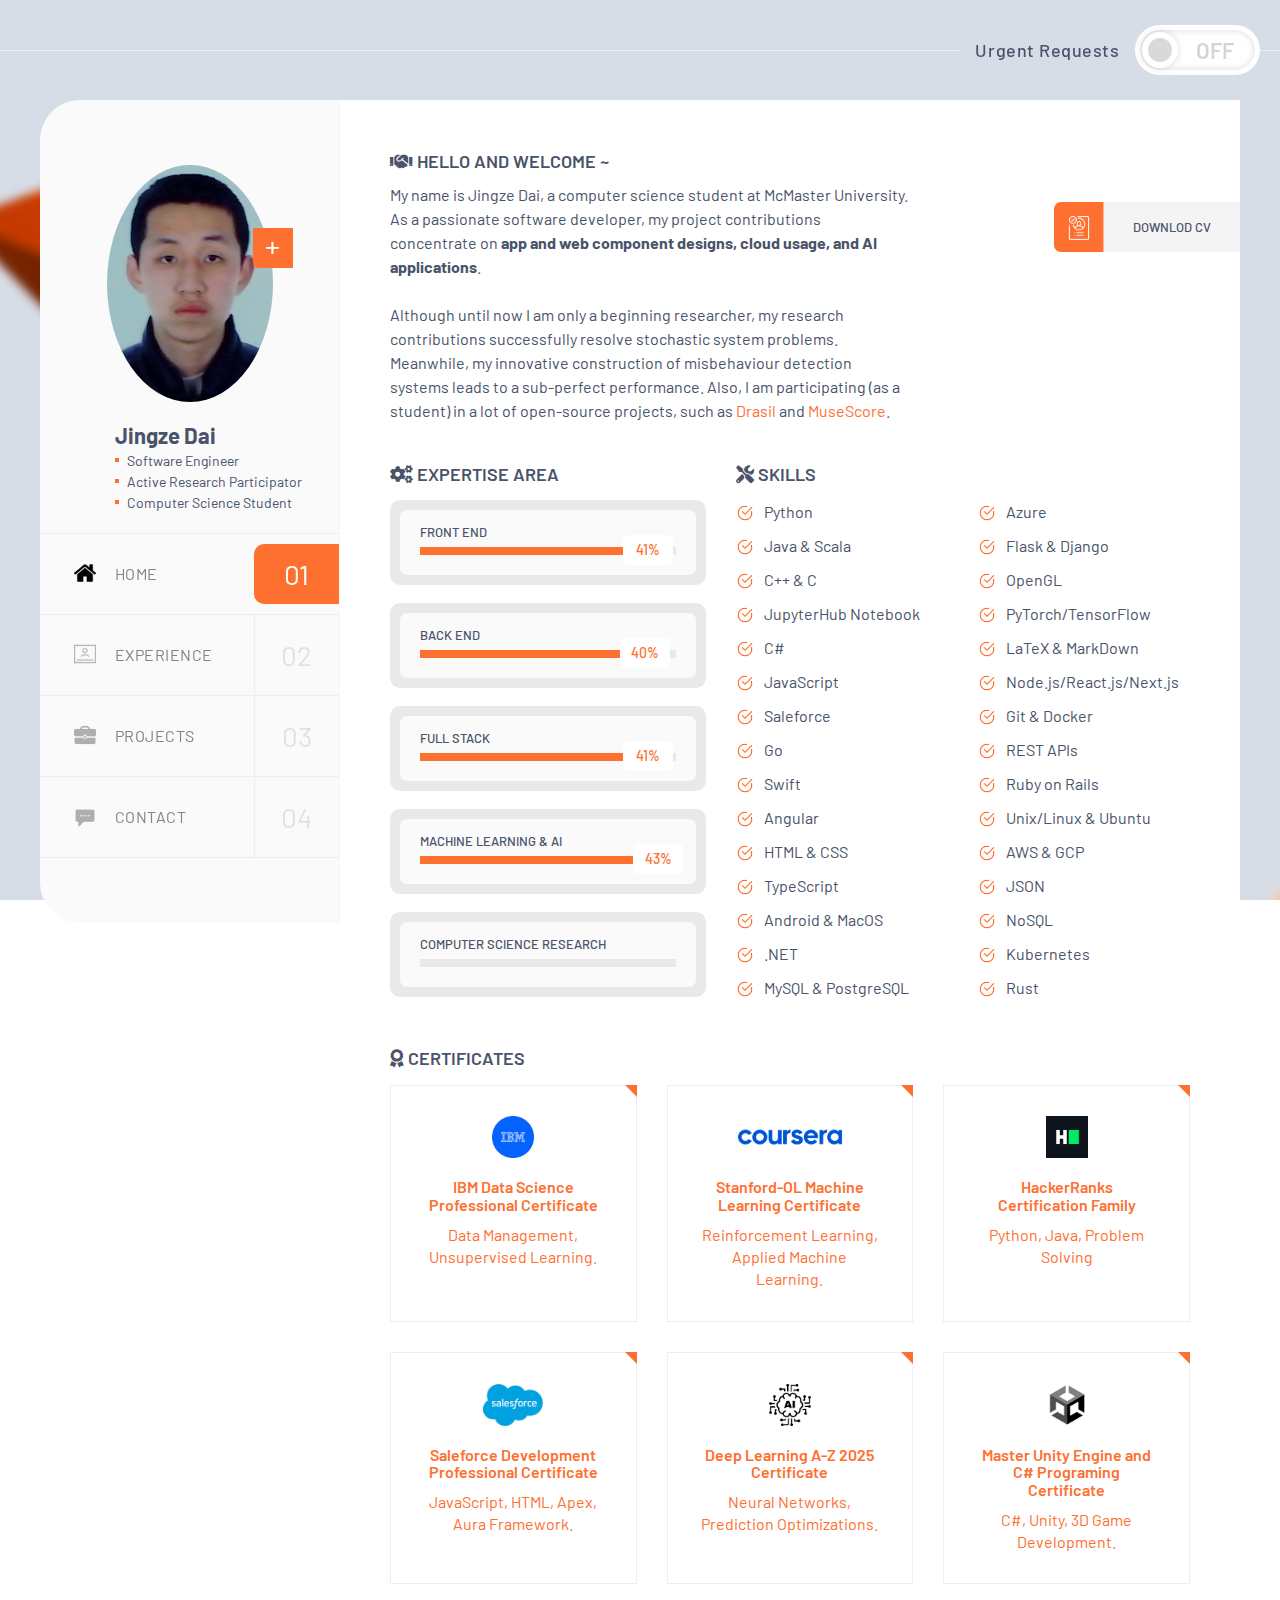
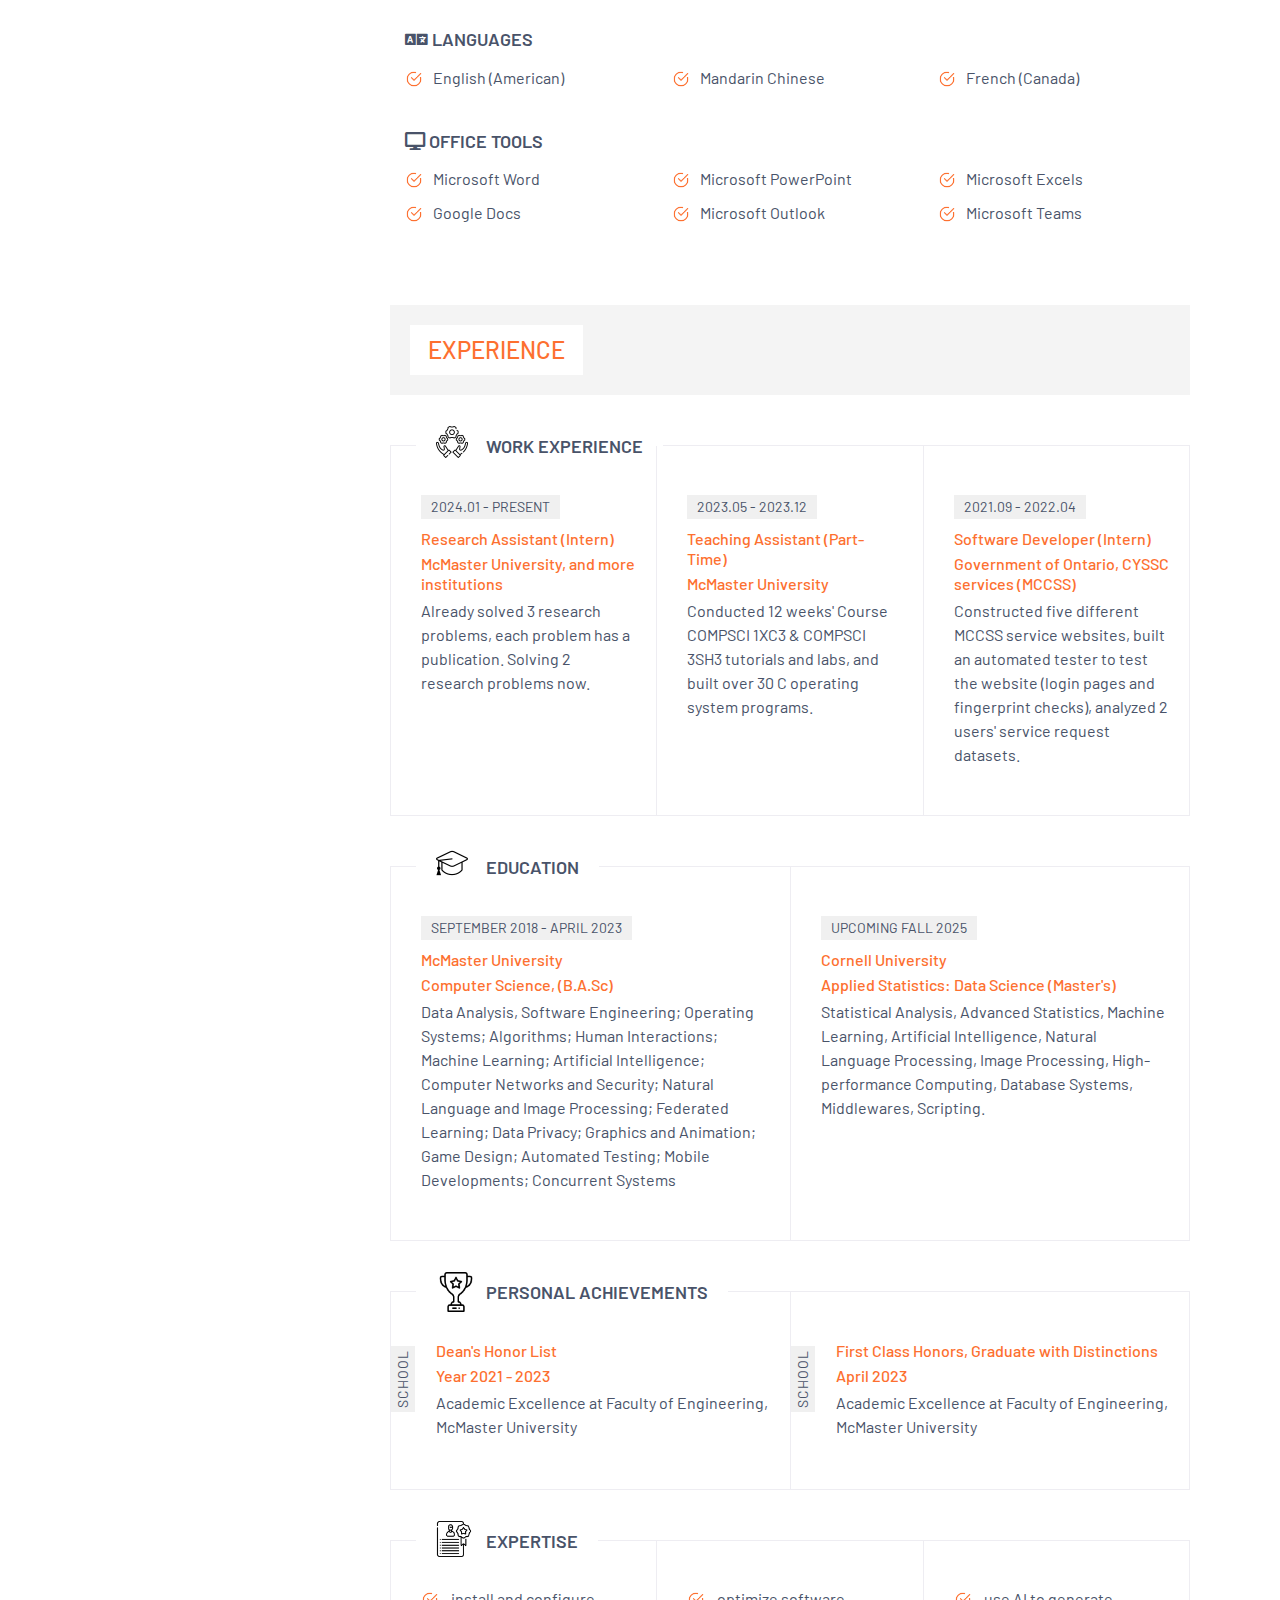
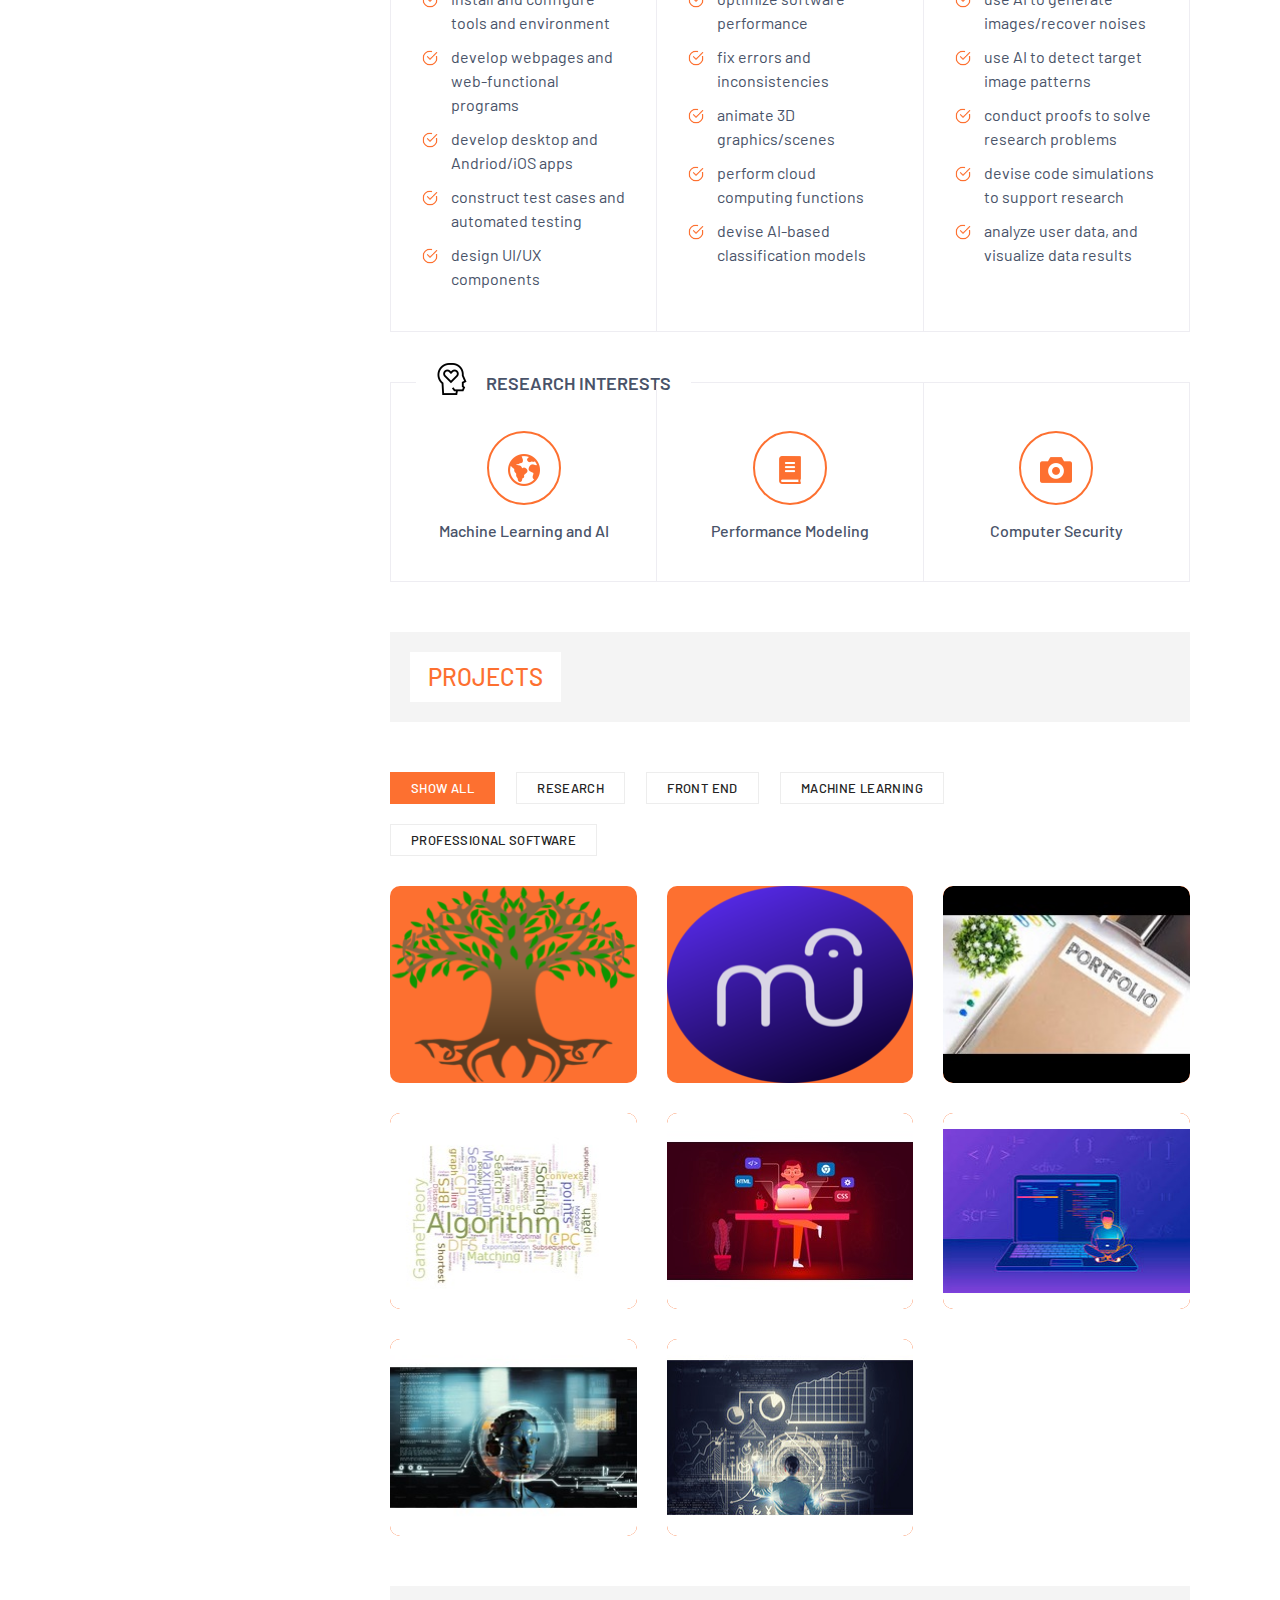
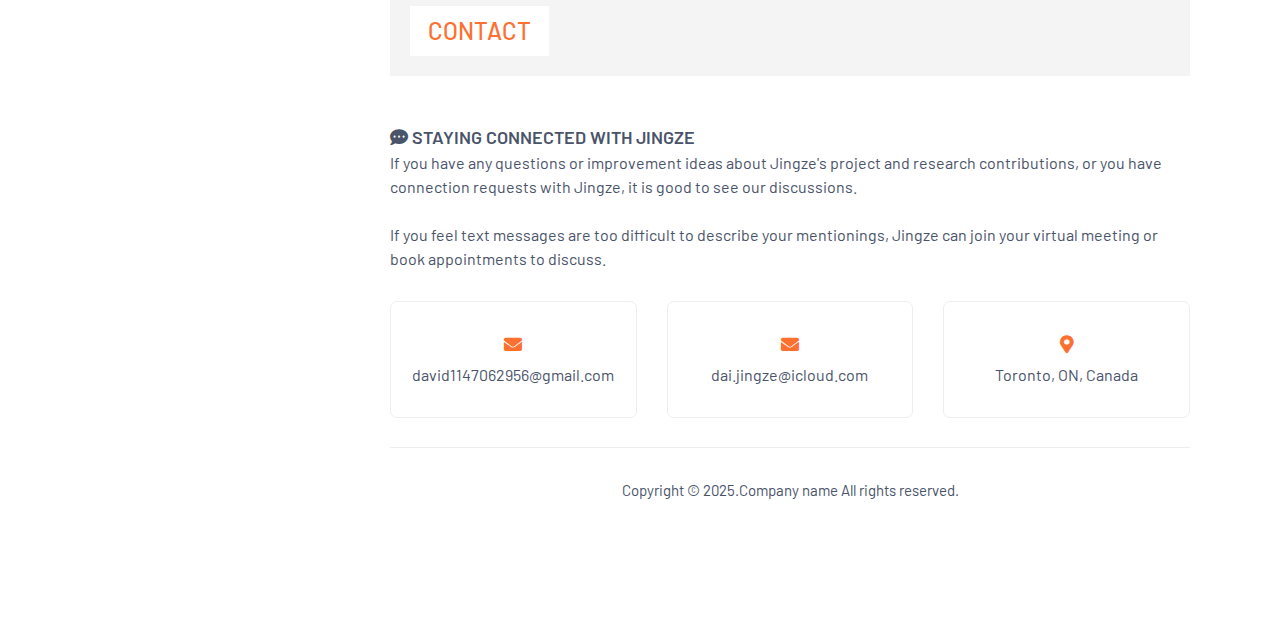
<file: index.html>
<!DOCTYPE html>
<html lang="en">
<head>
<meta charset="utf-8">
<title>Jingze Dai - Portfolio</title>
<!-- Stylesheets -->
<link href="static/css/bootstrap.css" rel="stylesheet">
<link href="static/css/style.css" rel="stylesheet">


<!-- Responsive -->
<meta http-equiv="X-UA-Compatible" content="IE=edge">
<meta name="viewport" content="width=device-width, initial-scale=1.0, maximum-scale=1.0, user-scalable=0">
<link href="static/css/responsive.css" rel="stylesheet">
</head>

<body class="home-body">

<div class="body-bg" style="background-image: url(static/image/body-bg.png);"></div>

<div class="page-wrapper">
  
    <!-- Preloader -->
    <div class="preloader"><div class="icon"></div></div>

    <!-- Site Container-->
    <div class="site-container">

        <div class="mode-switch">
            <div class="switcher clearfix">
                <div class="left-text">Urgent Requests</div>
                <div class="switch-btn"><div class="btn-inner"><div class="circle"></div><div class="txt">OFF</div></div><a href="urgent-requests.html"></a></div>
            </div>
        </div>

        <div class="auto-container">
            <div class="site-content-container row clearfix">
                <!--Left Bar-->
                <div class="left-bar sticky-top col-xl-3 col-lg-4 col-md-12">
                    <div class="left-inner">
                        <div class="nav-toggler"><img src="static/picture/close-icon.png" alt=""></div>
                        <div class="left-upper">
                            <div class="image-box">
                                <div class="image"><img src="static/picture/Jingze_Dai.jpg" alt=""></div>
                                <div class="social-links">
                                    <div class="social-btn"><i class="icon">+</i></div>
                                    <ul class="links clearfix">
                                        <li><a href="https://github.com/daijingz"><span class="fab fa-github"></span></a></li>
                                        <li><a href="https://www.linkedin.com/in/jingze-dai/"><span class="fab fa-linkedin"></span></a></li>
										<li><a href="https://scholar.google.com/citations?hl=en&user=o9k4mBkAAAAJ"><span class="fab fa-google"></span></a></li>
                                        <li><a href="https://www.hackerrank.com/profile/david11470629561"><span class="fab fa-hackerrank"></span></a></li>
                                    </ul>
                                </div>
                            </div>
                            <div class="info">
                                <div class="name">Jingze Dai</div>
                                <div class="designation"><i class="dot"></i> Software Engineer</div>
								<div class="designation"><i class="dot"></i> Active Research Participator</div>
								<div class="designation"><i class="dot"></i> Computer Science Student</div>
                            </div>
                        </div>
                        <div class="left-lower">
                            <nav class="main-nav">
                                <ul class="navigation scroll-nav">
                                    <li class="home current"><a href="#home-section">Home</a></li>
                                    <li class="resume"><a href="#resume-section">Experience</a></li>
                                    <li class="work"><a href="#work-section">Projects</a></li>
                                    <li class="stories"><a href="#contact-section">Contact</a></li>
                                </ul>
                            </nav>
                        </div>
                    </div>
                </div>
                <!--Right Content-->
                <div class="right-content col-xl-9 col-lg-8 col-md-12">
                    <div class="right-inner">
                        <div class="content-container">
                            <div class="home-content" id="home-section">
                                <!---Download CV-->
                                <div class="download-cv"><a href="Jingze Dai.pdf" class="theme-btn download-btn"><i class="icon"><img src="static/picture/cv-1.png" alt=""></i><span class="txt">Downlod CV</span></a></div>
                                <!--Welcome-->
                                <div class="welcome">
                                    <h4><span class="fas fa-handshake"></span> Hello and Welcome ~</h4>
                                    <div class="text">My name is Jingze Dai, a computer science student at McMaster University. As a passionate software developer, my project contributions concentrate on <b>app and web component designs, cloud usage, and AI applications</b>. <br><br>
									Although until now I am only a beginning researcher, my research contributions successfully resolve stochastic system problems. Meanwhile, my innovative construction of misbehaviour detection systems leads to a sub-perfect performance. Also, I am participating (as a student) in a lot of open-source projects,
									such as <a href="https://github.com/JacquesCarette/Drasil">Drasil</a> and <a href="https://github.com/musescore/MuseScore">MuseScore</a>.</div>
                                </div>

                                <!--About Me-->
                                <div class="about-me">
                                    <div class="row clearfix">
                                        <!--Skills-->
                                        <div class="skills-column col-xl-5 col-lg-12 col-md-12">
                                            <h4><span class="fas fa-cogs"></span> Expertise Area</h4>
                                            <div class="skills">

                                                <div class="skill-block">
                                                    <div class="skill-block-inner">
                                                        <div class="skill-title">Front End</div>
                                                        <div class="bar">
                                                            <div class="bar-inner count-bar" data-percent="93%">
                                                                <div class="count-box"><span class="count-text" data-stop="93" data-speed="2000">0</span>%</div>
                                                            </div>
                                                        </div>
                                                    </div>
                                                </div>

                                                <div class="skill-block">
                                                    <div class="skill-block-inner">
                                                        <div class="skill-title">Back End</div>
                                                        <div class="bar">
                                                            <div class="bar-inner count-bar" data-percent="92%">
                                                                <div class="count-box"><span class="count-text" data-stop="92" data-speed="2000">0</span>%</div>
                                                            </div>
                                                        </div>
                                                    </div>
                                                </div>
												
												<div class="skill-block">
                                                    <div class="skill-block-inner">
                                                        <div class="skill-title">Full Stack</div>
                                                        <div class="bar">
                                                            <div class="bar-inner count-bar" data-percent="93%">
                                                                <div class="count-box"><span class="count-text" data-stop="93" data-speed="2000">0</span>%</div>
                                                            </div>
                                                        </div>
                                                    </div>
                                                </div>

                                                <div class="skill-block">
                                                    <div class="skill-block-inner">
                                                        <div class="skill-title">Machine Learning & AI</div>
                                                        <div class="bar">
                                                            <div class="bar-inner count-bar" data-percent="97%">
                                                                <div class="count-box"><span class="count-text" data-stop="97" data-speed="2000">0</span>%</div>
                                                            </div>
                                                        </div>
                                                    </div>
                                                </div>
												
												<div class="skill-block">
                                                    <div class="skill-block-inner">
                                                        <div class="skill-title">Computer Science Research</div>
                                                        <div class="bar">
                                                            <div class="bar-inner count-bar" data-percent="90%">
                                                                <div class="count-box"><span class="count-text" data-stop="90" data-speed="2000">0</span>%</div>
                                                            </div>
                                                        </div>
                                                    </div>
                                                </div>

                                            </div>
                                        </div>

                                        <!--Expertise-->
                                        <div class="expertise-column col-xl-7 col-lg-12 col-md-12">
                                            <h4><span class="fas fa-tools"></span> Skills</h4>
                                            <div class="expertise">

                                                <div class="row clearfix">
                                                    <div class="col-lg-6 col-md-6 col-sm-12">
                                                        <ul>
                                                            <li>Python</li>
                                                            <li>Java & Scala</li>
                                                            <li>C++ & C</li>
                                                            <li>JupyterHub Notebook</li>
                                                            <li>C#</li>
                                                            <li>JavaScript</li>
                                                            <li>Saleforce</li>
                                                            <li>Go</li>
															<li>Swift</li>
                                                            <li>Angular</li>
															<li>HTML & CSS</li>
                                                            <li>TypeScript</li>
															<li>Android & MacOS</li>
                                                            <li>.NET</li>
															<li>MySQL & PostgreSQL</li>
                                                        </ul>
                                                    </div>
                                                    <div class="col-lg-6 col-md-6 col-sm-12">
                                                        <ul>
                                                            <li>Azure</li>
                                                            <li>Flask & Django</li>
                                                            <li>OpenGL</li>
                                                            <li>PyTorch/TensorFlow</li>
                                                            <li>LaTeX & MarkDown</li>
                                                            <li>Node.js/React.js/Next.js</li>
                                                            <li>Git & Docker</li>
                                                            <li>REST APIs</li>
															<li>Ruby on Rails</li>
															<li>Unix/Linux & Ubuntu</li>
															<li>AWS & GCP</li>
															<li>JSON</li>
															<li>NoSQL</li>
                                                            <li>Kubernetes</li>
                                                            <li>Rust</li>
                                                        </ul>
                                                    </div>
                                                </div>

                                            </div>
                                        </div>

                                    </div>

                                    <!--Features-->
                                    <div class="features">
										<h4><span class="fas fa-award"></span> CERTIFICATES</h4>
                                        <div class="row clearfix">
                                            <!--Feature Block-->
                                            <div class="feature-block col-xl-4 col-lg-4 col-md-6 col-sm-12">
                                                <div class="inner-box">
													<a href="https://github.com/daijingz/DS_ML_Applications/blob/main/Coursera%20Capstone/Coursera%20UY7H9TEBXXT4.pdf">
                                                    <div class="icon-box"><span class="icon"><img src="static/picture/ibm-2.png" alt=""></span></div>
                                                    <h5>IBM Data Science Professional Certificate</h5>
                                                    <div class="text">Data Management, Unsupervised Learning. </div>
													</a>
                                                </div>
                                            </div>
                                            <!--Feature Block-->
                                            <div class="feature-block col-xl-4 col-lg-4 col-md-6 col-sm-12">
                                                <div class="inner-box">
													<a href="https://github.com/daijingz/DS_ML_Applications/blob/main/Machine%20Learning%20Notes/Coursera%207HCF87VQ6RFB.pdf">
                                                    <div class="icon-box"><span class="icon"><img src="static/picture/coursera-2.png" alt=""></span></div>
                                                    <h5>Stanford-OL Machine Learning Certificate</h5>
                                                    <div class="text">Reinforcement Learning, Applied Machine Learning.</div>
													</a>
                                                </div>
                                            </div>
                                            <!--Feature Block-->
                                            <div class="feature-block col-xl-4 col-lg-4 col-md-6 col-sm-12">
                                                <div class="inner-box">
													<a href="https://www.hackerrank.com/certificates/a01d78e3f6a8">
                                                    <div class="icon-box"><span class="icon"><img src="static/picture/hackerrank-2.png" alt=""></span></div>
                                                    <h5>HackerRanks Certification Family</h5>
                                                    <div class="text">Python, Java, Problem Solving</div>
													</a>
                                                </div>
                                            </div>
											<!--Feature Block-->
                                            <div class="feature-block col-xl-4 col-lg-4 col-md-6 col-sm-12">
                                                <div class="inner-box">
													<a href="https://www.udemy.com/">
                                                    <div class="icon-box"><span class="icon"><img src="static/picture/saleforce-2.png" alt=""></span></div>
                                                    <h5>Saleforce Development Professional Certificate</h5>
                                                    <div class="text">JavaScript, HTML, Apex, Aura Framework.</div>
													</a>
                                                </div>
                                            </div>
											<!--Feature Block-->
                                            <div class="feature-block col-xl-4 col-lg-4 col-md-6 col-sm-12">
                                                <div class="inner-box">
													<a href="https://www.udemy.com/">
                                                    <div class="icon-box"><span class="icon"><img src="static/picture/ai-2.png" alt=""></span></div>
                                                    <h5>Deep Learning A-Z 2025 Certificate</h5>
                                                    <div class="text">Neural Networks, Prediction Optimizations.</div>
													</a>
                                                </div>
                                            </div>
											<!--Feature Block-->
                                            <div class="feature-block col-xl-4 col-lg-4 col-md-6 col-sm-12">
                                                <div class="inner-box">
													<a href="https://www.udemy.com/">
                                                    <div class="icon-box"><span class="icon"><img src="static/picture/unity-2.png" alt=""></span></div>
                                                    <h5>Master Unity Engine and C# Programing Certificate</h5>
                                                    <div class="text">C#, Unity, 3D Game Development.</div>
													</a>
                                                </div>
                                            </div>
                                        </div>
                                    </div>

                                    <!--Languages-->
                                    <div class="expertise-column col-xl-16 col-lg-12 col-md-12">
                                        <h4><span class="fas fa-language"></span> Languages</h4>
                                        <div class="expertise">
                                            <div class="row clearfix">
                                                <div class="col-xl-4 col-lg-6 col-md-6 col-sm-12">
                                                    <ul>
														<li>English (American)</li>
                                                    </ul>
                                                </div>
												<div class="col-xl-4 col-lg-6 col-md-6 col-sm-12">
                                                    <ul>
                                                        <li>Mandarin Chinese</li>
                                                    </ul>
                                                </div>
												<div class="col-xl-4 col-lg-6 col-md-6 col-sm-12">
                                                    <ul>
                                                        <li>French (Canada)</li>
                                                    </ul>
                                                </div>
                                            </div>
                                        </div>
                                    </div>
									
									<!--Office Tools-->
                                    <div class="expertise-column col-xl-16 col-lg-12 col-md-12">
                                        <h4><span class="fas fa-desktop"></span> Office Tools</h4>
                                        <div class="expertise">
                                            <div class="row clearfix">
                                                <div class="col-xl-4 col-lg-6 col-md-6 col-sm-12">
                                                    <ul>
														<li>Microsoft Word</li>
														<li>Google Docs</li>
                                                    </ul>
                                                </div>
												<div class="col-xl-4 col-lg-6 col-md-6 col-sm-12">
                                                    <ul>
                                                        <li>Microsoft PowerPoint</li>
														<li>Microsoft Outlook</li>
                                                    </ul>
                                                </div>
												<div class="col-xl-4 col-lg-6 col-md-6 col-sm-12">
                                                    <ul>
                                                        <li>Microsoft Excels</li>
														<li>Microsoft Teams</li>
                                                    </ul>
                                                </div>
                                            </div>
                                        </div>
                                    </div>
                                </div><!--End About Me-->
								
                            </div>
                            
                            <!--Resume Section-->

                        <div class="resume-content" id="resume-section">
                            <div class="page-title sec-title"><h1><span>Experience</span></h1></div>
								<!--Experience-->
                                <div class="education experience">
                                    <div class="main-title">
                                        <span class="icon"><img src="static/picture/experience-1.png" alt=""></span>
                                        <span class="txt">Work Experience</span>
                                    </div>
                                    <div class="row clearfix">
                                        <!--Block-->
                                        <div class="edu-block col-xl-4 col-lg-6 col-md-6 col-sm-12">
                                            <div class="inner-box">
                                                <div class="date"><span>2024.01  -  Present</span></div>
                                                <h5>Research Assistant (Intern)</h5>
												<h5>McMaster University, and more institutions</h5>
                                                <div class="text">Already solved 3 research problems, each problem has a publication. Solving 2 research problems now.</div>
                                            </div>
                                        </div>
                                        <!--Block-->
                                        <div class="edu-block col-xl-4 col-lg-6 col-md-6 col-sm-12">
                                            <div class="inner-box">
                                                <div class="date"><span>2023.05  -  2023.12 </span></div>
                                                <h5>Teaching Assistant (Part-Time)</h5>
												<h5>McMaster University</h5>
                                                <div class="text">Conducted 12 weeks' Course COMPSCI 1XC3 & COMPSCI 3SH3 tutorials and labs, and built over 30 C operating system programs.</div>
                                            </div>
                                        </div>
                                        <!--Block-->
                                        <div class="edu-block col-xl-4 col-lg-6 col-md-6 col-sm-12">
                                            <div class="inner-box">
                                                <div class="date"><span>2021.09  -  2022.04 </span></div>
                                                <h5>Software Developer (Intern)</h5>
												<h5>Government of Ontario, CYSSC services (MCCSS)</h5>
                                                <div class="text">Constructed five different MCCSS service websites, built an automated tester to test the website (login pages and fingerprint checks), analyzed 2 users' service request datasets.</div>
                                            </div>
                                        </div>
                                    </div>
                                </div>
								
                                <!--Education-->
                                <div class="education">
                                    <div class="main-title">
                                        <span class="icon"><img src="static/picture/education-1.png" alt=""></span>
                                        <span class="txt">Education</span>
                                    </div>
                                    <div class="row clearfix">
                                        <!--Block-->
                                        <div class="edu-block col-lg-6 col-md-6 col-sm-12">
                                            <div class="inner-box">
                                                <div class="date"><span>September 2018 - April 2023 </span></div>
												<h5>McMaster University</h5>
                                                <h5>Computer Science, (B.A.Sc)</h5>
                                                <div class="text">Data Analysis, Software Engineering; Operating Systems; Algorithms; Human Interactions; Machine Learning; Artificial Intelligence; Computer Networks and Security; Natural Language and Image Processing; Federated Learning; Data Privacy; Graphics and Animation; Game Design; Automated Testing; Mobile Developments; Concurrent Systems</div>
                                            </div>
                                        </div>
                                        <!--Block-->
                                        <div class="edu-block col-lg-6 col-md-6 col-sm-12">
                                            <div class="inner-box">
                                                <div class="date"><span>Upcoming Fall 2025 </span></div>
                                                <h5>Cornell University</h5>
												<h5>Applied Statistics: Data Science (Master's)</h5>
                                                <div class="text">Statistical Analysis, Advanced Statistics, Machine Learning, Artificial Intelligence, Natural Language Processing, Image Processing, High-performance Computing, Database Systems, Middlewares, Scripting.</div>
                                            </div>
                                        </div>
                                    </div>
                                </div>
                                <!--Award-->
                                <div class="awards">
                                    <div class="main-title">
                                        <span class="icon"><img src="static/picture/award-1.png" alt=""></span>
                                        <span class="txt">Personal Achievements</span>
                                    </div>
                                    <div class="row clearfix">
                                        <!--Block-->
                                        <div class="award-block col-lg-6 col-md-6 col-sm-18">
                                            <div class="inner-box">
                                                <div class="date"><span>School</span></div>
                                                <h5>Dean's Honor List</h5>
												<h5>Year 2021 - 2023</h5>
                                                <div class="text">Academic Excellence at Faculty of Engineering, McMaster University</div>
                                            </div>
                                        </div>
                                        <!--Block-->
                                        <div class="award-block col-lg-6 col-md-6 col-sm-12">
                                            <div class="inner-box">
                                                <div class="date"><span>School</span></div>
                                                <h5>First Class Honors, Graduate with Distinctions</h5>
												<h5>April 2023</h5>
                                                <div class="text">Academic Excellence at Faculty of Engineering, McMaster University</div>
                                            </div>
                                        </div>
                                    </div>
                                </div>

                                <!--Award-->
                                <div class="expertise">
                                    <div class="main-title">
                                        <span class="icon"><img src="static/picture/expertise-1.png" alt=""></span>
                                        <span class="txt">Expertise</span>
                                    </div>
                                    <div class="row clearfix">
                                        <!--Block-->
                                        <div class="expertise-block col-xl-4 col-lg-6 col-md-6 col-sm-12">
                                            <div class="inner-box">
                                                <ul>
                                                    <li>install and configure tools and environment</li>
                                                    <li>develop webpages and web-functional programs</li>
                                                    <li>develop desktop and Andriod/iOS apps</li>
                                                    <li>construct test cases and automated testing</li>
                                                    <li>design UI/UX components</li>
                                                </ul>
                                            </div>
                                        </div>

                                        <!--Block-->
                                        <div class="expertise-block col-xl-4 col-lg-6 col-md-6 col-sm-12">
                                            <div class="inner-box">
                                                <ul>
                                                    <li>optimize software performance</li>
                                                    <li>fix errors and inconsistencies</li>
                                                    <li>animate 3D graphics/scenes</li>
                                                    <li>perform cloud computing functions</li>
                                                    <li>devise AI-based classification models</li>
                                                </ul>
                                            </div>
                                        </div>

                                        <!--Block-->
                                        <div class="expertise-block col-xl-4 col-lg-6 col-md-6 col-sm-12">
                                            <div class="inner-box">
                                                <ul>
                                                    <li>use AI to generate images/recover noises</li>
                                                    <li>use AI to detect target image patterns</li>
                                                    <li>conduct proofs to solve research problems</li>
                                                    <li>devise code simulations to support research</li>
                                                    <li>analyze user data, and visualize data results</li>
                                                </ul>
                                            </div>
                                        </div>

                                    </div>
                                </div>

                                <!--Interests-->
                                <div class="interests">
                                    <div class="main-title">
                                        <span class="icon"><img src="static/picture/interest-1.png" alt=""></span>
                                        <span class="txt">Research Interests</span>
                                    </div>
                                    <div class="row clearfix">
                                        <!--Block-->
                                        <div class="interest-block col-xl-4 col-lg-6 col-md-6 col-sm-12">
											<a href="https://scholar.google.com/scholar?hl=en&as_sdt=0%2C5&q=machine+learning&oq=machine">
                                            <div class="inner-box">
                                                <div class="icon-box"><span class="icon def-icon"><img src="static/picture/world-1.png" alt=""></span><span class="icon hvr-icon"><img src="static/picture/world-11.png" alt=""></span></div>
                                                <h5>Machine Learning and AI</h5>
                                            </div>
											</a>
                                        </div>
                                        <!--Block-->
                                        <div class="interest-block col-xl-4 col-lg-6 col-md-6 col-sm-12">
											<a href="https://scholar.google.com/scholar?hl=en&as_sdt=0%2C5&q=performance+modeling&oq=">
                                            <div class="inner-box">
                                                <div class="icon-box"><span class="icon def-icon"><img src="static/picture/book-1.png" alt=""></span><span class="icon hvr-icon"><img src="static/picture/book-11.png" alt=""></span></div>
                                                <h5>Performance Modeling</h5>
                                            </div>
											</a>
                                        </div>
                                        <!--Block-->
                                        <div class="interest-block col-xl-4 col-lg-6 col-md-6 col-sm-12">
											<a href="https://scholar.google.com/scholar?hl=en&as_sdt=0%2C5&q=computer+security&btnG=">
                                            <div class="inner-box">
                                                <div class="icon-box"><span class="icon def-icon"><img src="static/picture/camera-1.png" alt=""></span><span class="icon hvr-icon"><img src="static/picture/camera-11.png" alt=""></span></div>
                                                <h5>Computer Security</h5>
                                            </div>
											</a>
                                        </div>
                                    </div>
                                </div>

                            </div>

                            
                            <!--Work Section-->
                            
                            <div class="work-content" id="work-section">
                                <div class="page-title sec-title"><h1><span>Projects</span></h1></div>
                                <!--Portfolio Section -->
                                <section class="portfolio-section">
                                    <!--MixitUp Galery-->
                                    <div class="mixitup-gallery">
                                        <!--Filter-->
                                        <div class="filters clearfix">
                                            <ul class="filter-tabs filter-btns clearfix">
                                                <li class="active filter" data-role="button" data-filter="all">Show All</li>
                                                <li class="filter" data-role="button" data-filter=".res">Research</li>
                                                <li class="filter" data-role="button" data-filter=".fe">Front End</li>
                                                <li class="filter" data-role="button" data-filter=".ml">Machine Learning</li>
                                                <li class="filter" data-role="button" data-filter=".prosft">Professional Software</li>
                                            </ul>
                                        </div>

                                        <div class="filter-list row clearfix">
                                            <!--Portfolio block-->
                                            <div class="portfolio-block mix all res prosft col-xl-4 col-lg-6 col-md-6 col-sm-12">
                                                <div class="inner-box">
                                                  <div class="image"><img src="static/picture/Drasil.png" alt=""></div>
                                                  <div class="hover-box">
                                                    <div class="hvr-upper clearfix">
                                                        <a href="static/picture/Drasil.png" class="lightbox-image theme-btn" data-fancybox="gallery"><span class="fa fa-search"></span></a>
                                                        <a href="https://github.com/JacquesCarette/Drasil" class="theme-btn view-btn"><span class="far fa-file"></span></a>
                                                    </div>
                                                    <div class="hvr-lower">
                                                        <div class="title"><a href="https://github.com/JacquesCarette/Drasil">Drasil</a></div>
                                                        <div class="cat"><a href="https://jacquescarette.github.io/Drasil/">View</a></div>
                                                    </div>
                                                  </div>
                                              </div>
                                            </div>

                                            <!--Portfolio block-->
                                            <div class="portfolio-block mix all fe prosft col-xl-4 col-lg-6 col-md-6 col-sm-12">
                                                <div class="inner-box">
                                                  <div class="image"><img src="static/picture/MuseScore.png" alt=""></div>
                                                  <div class="hover-box">
                                                    <div class="hvr-upper clearfix">
                                                        <a href="static/picture/MuseScore.png" class="lightbox-image theme-btn" data-fancybox="gallery"><span class="fa fa-search"></span></a>
                                                        <a href="https://github.com/musescore/MuseScore" class="theme-btn view-btn"><span class="far fa-file"></span></a>
                                                    </div>
                                                    <div class="hvr-lower">
                                                        <div class="title"><a href="https://github.com/musescore/MuseScore">MuseScore</a></div>
                                                        <div class="cat"><a href="https://musescore.org/en">View</a></div>
                                                    </div>
                                                  </div>
                                              </div>
                                            </div>

                                            <!--Portfolio block-->
                                            <div class="portfolio-block mix all fe col-xl-4 col-lg-6 col-md-6 col-sm-12">
                                                <div class="inner-box">
                                                  <div class="image"><img src="static/picture/portfolio.jpeg" alt=""></div>
                                                  <div class="hover-box">
                                                    <div class="hvr-upper clearfix">
                                                        <a href="static/picture/portfolio.jpeg" class="lightbox-image theme-btn" data-fancybox="gallery"><span class="fa fa-search"></span></a>
                                                        <a href="index.html" class="theme-btn view-btn"><span class="far fa-file"></span></a>
                                                    </div>
                                                    <div class="hvr-lower">
                                                        <div class="title"><a href="index.html">Jingze's Portfolio</a></div>
                                                        <div class="cat"><a href="index.html">View</a></div>
                                                    </div>
                                                  </div>
                                              </div>
                                            </div>

                                            <!--Portfolio block-->
                                            <div class="portfolio-block mix all res ml col-xl-4 col-lg-6 col-md-6 col-sm-12">
                                                <div class="inner-box">
                                                  <div class="image"><img src="static/picture/algorithms.jpg" alt=""></div>
                                                  <div class="hover-box">
                                                    <div class="hvr-upper clearfix">
                                                        <a href="static/picture/algorithms.jpg" class="lightbox-image theme-btn" data-fancybox="gallery"><span class="fa fa-search"></span></a>
                                                        <a href="https://github.com/daijingz/Algorithm_Implementations" class="theme-btn view-btn"><span class="far fa-file"></span></a>
                                                    </div>
                                                    <div class="hvr-lower">
                                                        <div class="title"><a href="https://github.com/daijingz/Algorithm_Implementations">Algorithm Implementations</a></div>
                                                        <div class="cat"><a href="https://github.com/daijingz/Algorithm_Implementations">View</a></div>
                                                    </div>
                                                  </div>
                                              </div>
                                            </div>

                                            <!--Portfolio block-->
                                            <div class="portfolio-block mix all fe col-xl-4 col-lg-6 col-md-6 col-sm-12">
                                                <div class="inner-box">
                                                  <div class="image"><img src="static/picture/front-end.jpeg" alt=""></div>
                                                  <div class="hover-box">
                                                    <div class="hvr-upper clearfix">
                                                        <a href="static/picture/front-end.jpeg" class="lightbox-image theme-btn" data-fancybox="gallery"><span class="fa fa-search"></span></a>
                                                        <a href="https://github.com/daijingz/Frontend_Applications" class="theme-btn view-btn"><span class="far fa-file"></span></a>
                                                    </div>
                                                    <div class="hvr-lower">
                                                        <div class="title"><a href="https://github.com/daijingz/Frontend_Applications">Front End Project Family</a></div>
                                                        <div class="cat"><a href="https://github.com/daijingz/Frontend_Applications">View</a></div>
                                                    </div>
                                                  </div>
                                              </div>
                                            </div>

                                            <!--Portfolio block-->
                                            <div class="portfolio-block mix all prosft col-xl-4 col-lg-6 col-md-6 col-sm-12">
                                                <div class="inner-box">
                                                  <div class="image"><img src="static/picture/back-end.jpeg" alt=""></div>
                                                  <div class="hover-box">
                                                    <div class="hvr-upper clearfix">
                                                        <a href="static/picture/back-end.jpeg" class="lightbox-image theme-btn" data-fancybox="gallery"><span class="fa fa-search"></span></a>
                                                        <a href="https://github.com/daijingz/Backend_Applications" class="theme-btn view-btn"><span class="far fa-file"></span></a>
                                                    </div>
                                                    <div class="hvr-lower">
                                                        <div class="title"><a href="https://github.com/daijingz/Backend_Applications">Back End Project Family</a></div>
                                                        <div class="cat"><a href="https://github.com/daijingz/Backend_Applications">View</a></div>
                                                    </div>
                                                  </div>
                                              </div>
                                            </div>

                                            <!--Portfolio block-->
                                            <div class="portfolio-block mix all ml col-xl-4 col-lg-6 col-md-6 col-sm-12">
                                                <div class="inner-box">
                                                  <div class="image"><img src="static/picture/ml.jpeg" alt=""></div>
                                                  <div class="hover-box">
                                                    <div class="hvr-upper clearfix">
                                                        <a href="static/picture/ml.jpeg" class="lightbox-image theme-btn" data-fancybox="gallery"><span class="fa fa-search"></span></a>
                                                        <a href="https://github.com/daijingz/DS_ML_Applications/tree/main/Movies" class="theme-btn view-btn"><span class="far fa-file"></span></a>
                                                    </div>
                                                    <div class="hvr-lower">
                                                        <div class="title"><a href="https://github.com/daijingz/DS_ML_Applications/tree/main/Movies">Movies' Machine Learning Analysis</a></div>
                                                        <div class="cat"><a href="https://github.com/daijingz/DS_ML_Applications/tree/main/Movies">View</a></div>
                                                    </div>
                                                  </div>
                                              </div>
                                            </div>

                                            <!--Portfolio block-->
                                            <div class="portfolio-block mix all res ml col-xl-4 col-lg-6 col-md-6 col-sm-12">
                                                <div class="inner-box">
                                                  <div class="image"><img src="static/picture/research.jpg" alt=""></div>
                                                  <div class="hover-box">
                                                    <div class="hvr-upper clearfix">
                                                        <a href="static/picture/research.jpg" class="lightbox-image theme-btn" data-fancybox="gallery"><span class="fa fa-search"></span></a>
                                                        <a href="https://github.com/daijingz/Research_Projects" class="theme-btn view-btn"><span class="far fa-file"></span></a>
                                                    </div>
                                                    <div class="hvr-lower">
                                                        <div class="title"><a href="https://github.com/daijingz/Research_Projects">CS Research Project Family</a></div>
                                                        <div class="cat"><a href="https://github.com/daijingz/Research_Projects">View</a></div>
                                                    </div>
                                                  </div>
                                              </div>
                                            </div>

                                        </div>
                                    </div>
                                </section>

                            </div>

                            <!--Contact Section-->
                            
                            <div class="contact-content" id="contact-section">
                                <div class="page-title sec-title"><h1><span>Contact</span></h1></div>
                                <!--Text-->
                                <div class="upper-text">
                                    <h4><span class="fas fa-comment-dots"></span> Staying Connected with Jingze</h4>
                                    <div class="text">If you have any questions or improvement ideas about Jingze's project and research contributions, or you have connection requests with Jingze, it is good to see our discussions.</div>
									<br>
									<div class="text">If you feel text messages are too difficult to describe your mentionings, Jingze can join your virtual meeting or book appointments to discuss.</div>
                                </div>

                                <div class="info-box">
                                    <div class="row clearfix">

                                        <!--Info Block-->
                                        <div class="info-block col-xl-4 col-lg-6 col-md-6 col-sm-12">
                                            <div class="inner-box">
                                                <div class="icon"><span class="fa fa-envelope"></span></div>
                                                <div class="text"><a href="mailto:david1147062956@gmail.com">david1147062956@gmail.com</a></div>
                                            </div>
                                        </div>
                                        <!--Info Block-->
                                        <div class="info-block col-xl-4 col-lg-6 col-md-6 col-sm-12">
                                            <div class="inner-box">
                                                <div class="icon"><span class="fa fa-envelope"></span></div>
                                                <div class="text"><a href="mailto:dai.jingze@icloud.com">dai.jingze@icloud.com</a></div>
                                            </div>
                                        </div>
                                        <!--Info Block-->
                                        <div class="info-block col-xl-4 col-lg-6 col-md-6 col-sm-12">
                                            <div class="inner-box">
                                                <div class="icon"><span class="fa fa-map-marker-alt"></span></div>
                                                <div class="text"><a href="https://www.google.com/maps/place/Toronto,+ON/@43.718371,-79.542868,11z/data=!3m1!4b1!4m6!3m5!1s0x89d4cb90d7c63ba5:0x323555502ab4c477!8m2!3d43.653226!4d-79.3831843!16zL20vMGg3aDY?entry=ttu&g_ep=EgoyMDI1MDUyMS4wIKXMDSoASAFQAw%3D%3D">Toronto, ON, Canada</a></div>
                                            </div>
                                        </div>

                                    </div>
                                </div>
                            </div>

                        </div>
                    </div>

                    <!--Copyright-->
                    <div class="site-footer">
                        <div class="copyright">Copyright &copy; 2025.Company name All rights reserved.</div>
                    </div>

                </div>

            </div>
        </div>
    </div>
    <!--End Site Container -->
    
    
</div>
<!--End pagewrapper-->

<!--Scroll to top-->
<div class="scroll-to-top scroll-to-target" data-target="html"><span class="fas fa-arrow-up"></span></div>

<script src="static/js/jquery.js"></script>
<script src="static/js/popper.min.js"></script>
<script src="static/js/bootstrap.min.js"></script>
<script src="static/js/jquery.fancybox.js"></script>
<script src="static/js/jquery.scrollTo.js"></script>
<script src="static/js/pagenav.js"></script>
<script src="static/js/owl.js"></script>
<script src="static/js/mixitup.js"></script>
<script src="static/js/knob.js"></script>
<script src="static/js/wow.js"></script>
<script src="static/js/appear.js"></script>
<script src="static/js/custom-script.js"></script>
	
</body>
</html>
</file>
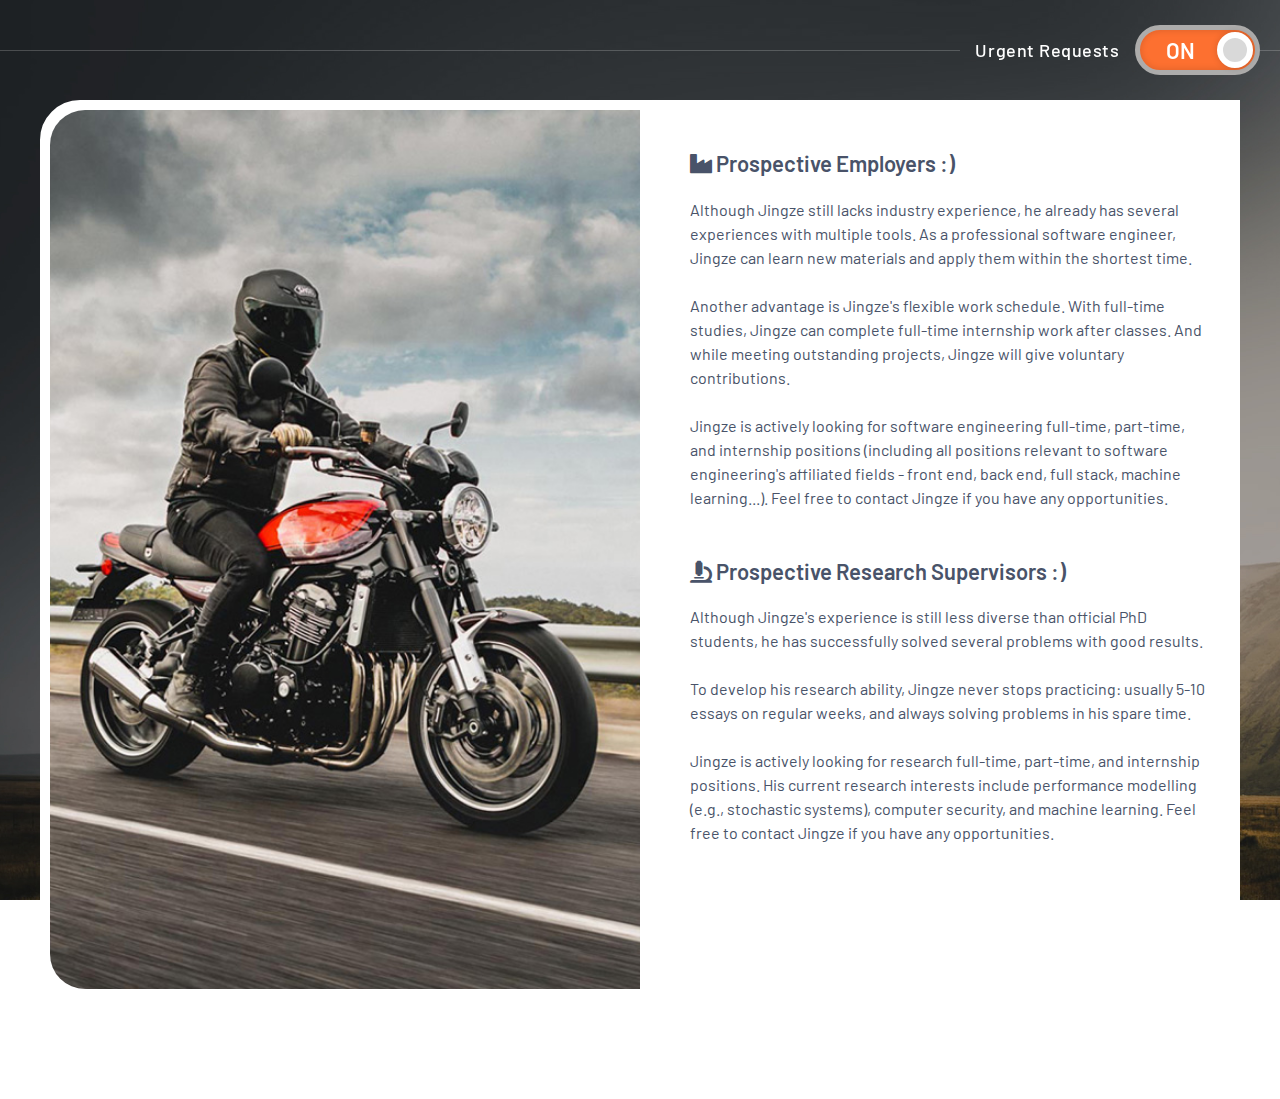
<file: urgent-requests.html>
<!DOCTYPE html>
<html lang="en">
<head>
<meta charset="utf-8">
<title>Jingze Dai - Urgent Requests</title>
<!-- Stylesheets -->
<link href="static/css/bootstrap.css" rel="stylesheet">
<link href="static/css/style.css" rel="stylesheet">


<!-- Responsive -->
<meta http-equiv="X-UA-Compatible" content="IE=edge">
<meta name="viewport" content="width=device-width, initial-scale=1.0, maximum-scale=1.0, user-scalable=0">
<link href="static/css/responsive.css" rel="stylesheet">
</head>

<body class="weekend-mode">

<div class="body-bg" style="background-image: url(static/image/weekend-bg.jpg);"></div>

<div class="page-wrapper">
  
    <!-- Preloader -->
    <div class="preloader"><div class="icon"></div></div>
  
   
    <!-- Site Container-->
    <div class="site-container">

        <div class="mode-switch">
            <div class="switcher clearfix">
                <div class="left-text">Urgent Requests</div>
                <div class="switch-btn"><div class="btn-inner"><div class="circle"></div><div class="txt">ON</div></div><a href="index.html"></a></div>
            </div>
        </div>

        <div class="auto-container">
            <div class="weekend-content row clearfix">
                <!--Text Column-->
                <div class="text-column col-lg-6 col-md-12 col-sm-12">
                    <div class="inner">
                        <h3><span class="fas fa-industry"></span> Prospective Employers :)</h3>
                        <div class="text">
                            <p>Although Jingze still lacks industry experience, he already has several experiences with multiple tools. As a professional software engineer, Jingze can learn new materials and apply them within the shortest time.</p>
                            <p>Another advantage is Jingze's flexible work schedule. With full-time studies, Jingze can complete full-time internship work after classes. And while meeting outstanding projects, Jingze will give voluntary contributions.</p>
							<p>Jingze is actively looking for software engineering full-time, part-time, and internship positions (including all positions relevant to software engineering's affiliated fields - front end, back end, full stack, machine learning...). Feel free to contact Jingze if you have any opportunities.</p>
                        </div>
						<br>
						<h3><span class="fas fa-microscope"></span> Prospective Research Supervisors :)</h3>
                        <div class="text">
                            <p>Although Jingze's experience is still less diverse than official PhD students, he has successfully solved several problems with good results.</p>
							<p>To develop his research ability, Jingze never stops practicing: usually 5-10 essays on regular weeks, and always solving problems in his spare time.</p>
                            <p>Jingze is actively looking for research full-time, part-time, and internship positions. His current research interests include performance modelling (e.g., stochastic systems), computer security, and machine learning. Feel free to contact Jingze if you have any opportunities.</p>
                        </div>
                    </div>
                </div>
                <!--Image Column-->
                <div class="image-column col-lg-6 col-md-12 col-sm-12">
                    <div class="inner">
                        <div class="image-layer" style="background-image: url(static/image/weekend-image.jpg);"></div>
                        <div class="image"><img src="static/picture/weekend-image.jpg" alt=""></div>
                    </div>
                </div>
            </div>
        </div>
    </div>
    <!--End Site Container -->
    
    
</div>
<!--End pagewrapper-->

<!--Scroll to top-->
<div class="scroll-to-top scroll-to-target" data-target="html"><span class="fas fa-arrow-up"></span></div>

<script src="static/js/jquery.js"></script>
<script src="static/js/popper.min.js"></script>
<script src="static/js/bootstrap.min.js"></script>
<script src="static/js/jquery.fancybox.js"></script>
<script src="static/js/owl.js"></script>
<script src="static/js/knob.js"></script>
<script src="static/js/wow.js"></script>
<script src="static/js/appear.js"></script>
<script src="static/js/custom-script.js"></script>
</body>
</html>
</file>
<file: static/css/responsive.css>
@media only screen and (max-width: 7000px){
	
	
	
}

@media only screen and (max-width: 1399px){
	.mode-switch{
		left: -65px;
	}
}

@media only screen and (max-width: 1299px){

	.site-container{
		margin: 100px 0 100px;
	}
	.mode-switch{
		position: absolute;
		padding-right: 20px;
		-ms-transform: rotate(0);
		transform: rotate(0);
		left: 0;
		top: -75px;
	}
}

@media only screen and (max-width: 1199px){
	.right-content .download-cv{
		top: -30px;
		right: -20px;
		z-index: 1;
	}

	.right-content .content-container,
	.site-footer{
		padding-left: 20px;
		padding-right: 20px;
	}

	.right-content .welcome{
		max-width: none;
	}

	.feature-block .inner-box{
		padding-left: 20px;
		padding-right: 20px;
	}

	.language-block .inner-box{
		padding-left: 0;
		padding-top: 0;
		text-align: center;
	}

	.language-block .graph-outer{
		position: relative;
		left: 0;
		top: 0;
		margin: 0 auto 30px;
	}

	.languages h4{
		text-align: center;
	}

	.weekend-mode .weekend-content .text-column .inner{
		padding: 30px 30px 10px;
	}

	.news-block .title{
		max-width: none;
	}
}

@media only screen and (min-width: 768px){
	.main-menu .navigation > li > ul,
	.main-menu .navigation > li > ul > li > ul,
	.main-menu .navigation > li > ul > li > ul > li > ul{
		display:block !important;
		visibility:hidden;
		opacity:0;
	}
}

@media only screen and (max-width: 991px){
	.site-content-container{
		margin-left: 0;
	}

	.site-container .left-bar{
		float: none;
		margin: 0 0;
		width: 100%;
		max-width: none;
		position: fixed;
		width: auto;
		left: 20px;
		right: 20px;
		top: 0px;
		height: 100%;
		overflow-y: auto;
		-ms-transform: translateY(100%);
		transform: translateY(100%);
		visibility: hidden;
		-moz-transition:all 700ms ease;
		-webkit-transition:all 700ms ease;
		-ms-transition:all 700ms ease;
		-o-transition:all 700ms ease;
		transition:all 700ms ease;
		z-index: 999;
	}

	.navbar-visible .site-container .left-bar{
		-ms-transform: translateY(0%);
		transform: translateY(0%);
		visibility: visible;
	}

	body.navbar-visible{
		overflow: hidden;
	}

	.left-bar .left-inner{
		border-radius: 20px 20px;
	}

	.left-bar .left-lower{
		padding-bottom: 30px;
	}

	.left-bar .left-upper{
		text-align: center;
	}

	.left-bar .left-upper .info{
		padding-left: 0;
	}

	.left-bar .left-upper{
		padding-top: 40px;
	}

	.site-container .right-content{
		float: none;
	}

	.left-bar .left-upper .social-links{
		display: none;
	}

	.mobile-header{
		display: block;
	}

	.left-bar .left-inner .nav-toggler{
		display: block;
	}

	.weekend-mode .weekend-content .text-column{
		order: 0;
	}

	.weekend-mode .weekend-content .image-column{
		order: 12;
	}

	.weekend-mode .weekend-content,
	.weekend-mode .weekend-content .text-column .inner,
	.weekend-mode .weekend-content .image-column .inner,
	.weekend-mode .weekend-content .image-column .image img{
		border-radius: 20px;
	}

	.weekend-mode .weekend-content .image-column .image-layer{
		display: none;
	}

	.weekend-mode .weekend-content .image-column .image{
		display: block;
	}

	.weekend-mode .weekend-content .text-column .inner{
		padding-left: 10px;
		padding-right: 10px;
	}

	h1{
		font-size: 24px;
	}

	h2,
	.weekend-mode .weekend-content h3{
		font-size: 20px;
	}

	h3{
		font-size: 18px;
	}

	.left-bar .left-upper .image-box,
	.left-bar .left-upper .info{
		display: none;
	}

	.left-bar .left-inner .nav-toggler{
		right: 25px;
		top: 15px;
	}
}

@media only screen and (max-width: 767px){
	.post-detail blockquote{
		font-size: 18px;
		padding-left: 20px;
		line-height: 1.4em;
	}

	.post-detail blockquote:before{
		display: none;
	}

	.post-detail .has-dropcap .dropcap{
		display: none;
	}

	.post-detail .comment-block.reply-comment{
		padding-left: 0;
	}

	.site-container .page-title.sec-title{
		padding-left: 20px;
		padding-right: 20px;
	}

	.site-container .page-title.sec-title h1{
		font-size: 22px;
	}
}

@media only screen and (max-width: 599px){
	.right-content .download-cv{
		display: none;
	}

	.main-nav .navigation li a{
		padding-right: 70px;
	}

	.main-nav .navigation li a:after{
		font-size: 20px;
		width: 65px;
	}
}

@media only screen and (max-width: 479px) {

	.main-nav .navigation li a{
		padding-left: 55px;
	}

	.main-nav .navigation li a:before{
		left: 15px;
	}

	.resume-content .award-block .inner-box{
		padding-left: 40px;
	}

	.resume-content .expertise-block .inner-box,
	.resume-content .edu-block .inner-box{
		padding-left: 20px;
		padding-right: 20px;
	}

	.mixitup-gallery .filters li{
		display: block;
		margin: 0 0 10px;
		text-align: center;
		padding: 5px 15px;
	}

	.news-block .title{
		font-size: 18px;
		line-height: 24px;
	}

	.news-block .hvr-lower{
		padding: 0 20px 15px;
		text-align: center;
	}

	.news-block .info{
		display: none;
	}

	.news-block-two .inner-box{
		padding-left: 10px;
		text-align: center;
		height: auto;
	}

	.news-block-two .image{
		position: relative;
		left: 0;
		top: 0;
		margin: 0 auto 20px;
	}

	.news-block-two .text-box,
	.news-block-two .text-box .title{
		height: auto;
		display: block;
	}

	.post-detail .comment-block .inner{
		padding-left: 0;
	}

	.post-detail .comment-block .inner .image{
		position: relative;
		left: 0;
		top: 0;
		margin-bottom: 20px;
	}

	.site-footer .copyright{
		padding-top: 20px;
		line-height: 24px;
	}

}
</file>
<file: static/css/style.css>
/* Graham Walker */

@import url('css2.css');

/*
	font-family: 'Barlow', sans-serif;

*/

@import url('font-awesome.css');
@import url('simple-line-icons.css');
@import url('animate.css');
@import url('owl.css');
@import url('jquery-ui.css');
@import url('jquery.fancybox.min.css');


/*** 

====================================================================
	Reset
====================================================================

***/

* {
	margin:0px;
	padding:0px;
	border:none;
	outline:none;
}

/*** 

====================================================================
	Global Settings
====================================================================

 ***/

body {
	font-family: 'Barlow', sans-serif;
	font-size:16px;
	color:#495369;
	line-height:1.50em;
	font-weight:400;
	background:#ffffff;
	-webkit-font-smoothing: antialiased;
	-moz-font-smoothing: antialiased;
}

a{
	text-decoration:none;
	cursor:pointer;
	color:#fd7030;
}

a:hover,
a:focus,
a:visited,
a:active,
button:active,
button:focus{
	text-decoration:none;
	outline:none;
}

h1,h2,h3,h4,h5,h6 {
	position:relative;
	font-family: 'Barlow', sans-serif;
	font-weight:600;
	margin:0 0 15px;
	background:none;
	line-height:1.25em;
}

h1{
	font-size: 30px;
}
h2{
	font-size: 24px;
}
h3{
	font-size: 20px;
}
h4{
	font-size: 18px;
}
h5{
	font-size: 16px;
}
h6{
	font-size: 14px;
}

input,button,select,textarea{
	font-family: 'Barlow', sans-serif;
}

textarea{
	overflow:hidden;
	resize: none;	
}

p{
	position:relative;
	margin-bottom:20px;	
}

.text{
	position:relative;
	line-height:1.50em;
	margin-bottom:0px;	
}

.strike-through{
	text-decoration:line-through;	
}

.auto-container{
	position:static;
	max-width:1240px;
	padding:0px 20px;
	margin:0 auto;
}

.page-wrapper{
	position:relative;
	margin:0 auto;
	width:100%;
	min-width:300px;
}

ul,li{
	list-style:none;
	padding:0px;
	margin:0px;	
}

.theme-btn{
	display:inline-block;
	-moz-transition:all 0.3s ease;
	-webkit-transition:all 0.3s ease;
	-ms-transition:all 0.3s ease;
	-o-transition:all 0.3s ease;
	transition:all 0.3s ease;
}

.centered{
	text-align:center;	
}

.btn-style-one{
	position:relative;
	display:inline-block;
	vertical-align: top;
	margin: 0;
	color: #FFFFFF;
	font-weight: 500;
	font-size: 16px;
	padding: 13px 25px;
	line-height: 24px;
	text-align: center;
	text-transform: uppercase;
	background: #fd7030;
	letter-spacing: 0.03em;
	border-radius: 7px;
	overflow: hidden;
	-moz-transition:all 0.3s ease;
	-webkit-transition:all 0.3s ease;
	-ms-transition:all 0.3s ease;
	-o-transition:all 0.3s ease;
	transition:all 0.3s ease;
}

.btn-style-one:hover{
	color: #FFFFFF;
	background: #495369;
}

.btn-style-two{
	position:relative;
	display:inline-block;
	vertical-align: top;
	margin: 0;
	line-height: 24px;
	padding: 9px 35px 11px;
	color: #fd7030;
	font-weight: 500;
	font-size: 18px;
	text-align: center;
	text-transform: capitalize;
	background: #ffffff;
	border-radius: 5px;
	-moz-transition:all 0.3s ease;
	-webkit-transition:all 0.3s ease;
	-ms-transition:all 0.3s ease;
	-o-transition:all 0.3s ease;
	transition:all 0.3s ease;
}

.btn-style-two span{
	position: relative;
	display: block;
	z-index: 1;
}

.btn-style-two:hover{
	color: #ffffff;
	background: #101010;
}

.theme_color{
	color:#fd7030;	
}

.light-font{
	font-weight:300;	
}

.regular-font{
	font-weight:400;	
}

.semibold-font{
	font-weight:600;	
}

.bold-font{
	font-weight:700;	
}

.ex-bold-font{
	font-weight:800;	
}

.heavy-font{
	font-weight:900;
}

.no-bg{
	background:none;	
}

.text-uppercase{
	text-transform:uppercase;	
}

.preloader{ 
	position:fixed; 
	left:0px; 
	top:0px; 
	width:100%; 
	height:100%; 
	z-index:999999; 
	background-color:#ffffff; 
	background-position:center center; 
	background-repeat:no-repeat; 
	background-image:url(../image/preloader.svg);
}

img{
	display:inline-block;
	max-width:100%;
	height:auto;	
}

/*** 

====================================================================
	Scroll To Top style
====================================================================

***/

.scroll-to-top{
	position:fixed;
	bottom:20px;
	right:20px;
	width:44px;
	height:52px;
	color:#ffffff;
	font-size:15px;
	text-transform:uppercase;
	line-height:52px;
	text-align:center;
	z-index:100;
	cursor:pointer;
	border-radius:4px;
	background:#fd7030;
	display:none;
	-webkit-transition:all 300ms ease;
	-ms-transition:all 300ms ease;
	-o-transition:all 300ms ease;
	-moz-transition:all 300ms ease;
	transition:all 300ms ease;		
}

.scroll-to-top:hover{
	background: #495369;
	color:#ffffff;
}

/*** 

====================================================================
	Default Form Style
====================================================================

***/

form{
	position:relative;
}

form .form-group{
	position:relative;
	margin-bottom:20px;
}

form .row .form-group{
	margin-bottom:30px;
}

form .form-group .field-inner{
	position: relative;
	display: block;
}

form input[type="text"],
form input[type="password"],
form input[type="tel"],
form input[type="email"],
form input[type="url"],
form input[type="search"],
form input[type="file"],
form textarea,
form select{
	position:relative;
	display:block;
	width:100%;
	color:#101010;
	line-height:30px;
	padding:13px 24px;
	height:58px;
	font-size:16px;
	font-weight: 400;
	background:#ffffff;
	margin:0px;
	border-radius: 7px;
	border:1px solid #eeedf2;
	-webkit-transition:all 300ms ease;
	-ms-transition:all 300ms ease;
	-o-transition:all 300ms ease;
	-moz-transition:all 300ms ease;
	transition:all 300ms ease;
}

form input[type="file"]{
	cursor: pointer;
	height: 58px;
}

form select{
	-webkit-appearance:none;
	-ms-appearance:none;
	-moz-appearance:none;
	appearance:none;
	cursor: pointer;
	background: #ffffff url(../image/icon-select.png) right center no-repeat;
}

form select option{
	text-indent: 24px;
	cursor: pointer;
}

form input[type="text"]:focus,
form input[type="password"]:focus,
form input[type="tel"]:focus,
form input[type="email"]:focus,
form input[type="search"]:focus,
form input[type="file"]:focus,
form select:focus,
form textarea:focus{
	border-color:#fd7030;
}

form textarea{
	height:140px;
	resize:none;
}

form button,
form input[type="submit"],
form .theme-btn{
	position:relative;
	display:inline-block;
	margin: 0;
}

form button:hover,
form input[type="submit"]:hover,
form .theme-btn:hover{
	
}

form .radio-block{
    position: relative;
    display: inline-block;
	vertical-align: top;
	min-width: 280px;
    margin-right: 10px;
}

form .radio-block input{
    position: absolute;
    left: 0;
    top: 5px;
    padding: 0;
    cursor: pointer;
}

form .radio-block label{
    position: relative;
    display: block;
    padding-left: 20px;
    line-height: 24px;
    font-size: 14px;
    font-weight: 400;
    text-transform: capitalize;
    cursor: pointer;
}

form .check-block{
    position: relative;
    display: inline-block;
	vertical-align: top;
    margin-right: 30px;
}

form .check-block input{
    position: absolute;
    left: 0;
    top: 6px;
    padding: 0;
    cursor: pointer;
}

form .check-block label{
    position: relative;
    display: block;
    padding-left: 20px;
    line-height: 24px;
    font-size: 15px;
    font-weight: 400;
    color: #5b5b5b;
    text-transform: capitalize;
    cursor: pointer;
}

/*** 

====================================================================
	Site Container
====================================================================

***/

.body-bg{
	position: fixed;
	left: 0;
	top: 0;
	width: 100%;
	height: 100%;
	min-height: 100%;
	background-color: #d6dde6;
	background-position: center 100px;
	background-size: cover;
	background-attachment: scroll;
	background-repeat: no-repeat;
}

.weekend-mode .body-bg{
	background-position: center bottom;
}

.site-container{
	position: relative;
	display: block;
	margin: 60px 0;
}

.site-content-container{
	position: relative;
	display: block;
	margin: 0 0;
	margin-left: 300px;
	z-index: 99;
}

.mode-switch{
	position: fixed;
	top: 0px;
	left: -80px;
	width: 100%;
	padding: 0 200px 0 0;
	-ms-transform: rotate(-90deg);
	transform: rotate(-90deg);
	-ms-transform-origin: right top;
    transform-origin: right top;
	z-index: 10;
}

.mode-switch .switcher:before{
	content: '';
	position: absolute;
	right: 100%;
	top: 24.5px;
	border-top: 1px solid #eeedf2;
	width: 1000px;
}

.weekend-mode .mode-switch .switcher:before{
	border-top-color: rgba(255,255,255,0.20);
}

.mode-switch .switcher:after{
	content: '';
	position: absolute;
	left: 100%;
	top: 24.5px;
	border-top: 1px solid #eeedf2;
	width: 200px;
}

.weekend-mode .mode-switch .switcher:after{
	border-top-color: rgba(255,255,255,0.20);
}

.mode-switch .switcher{
	position: relative;
	float: right;
	width: 300px;
	height: 50px;
}

.mode-switch .switcher .left-text{
	position: relative;
	float: left;
	width: 175px;
	color: #495369;
	font-weight: 500;
	font-size: 18px;
	line-height: 30px;
	text-align: center;
	letter-spacing: 0.03em;
	padding: 10px 10px;
}

.weekend-mode .mode-switch .switcher .left-text{
	color: #ffffff;
}

.mode-switch .switcher .switch-btn{
	position: relative;
	float: right;
	width: 125px;
}

.mode-switch .switcher .switch-btn a{
	position: absolute;
	left: 0;
	top: 0;
	width: 100%;
	height: 100%;
	z-index: 1;
}

.mode-switch .switcher .switch-btn .btn-inner{
	position: relative;
	display: block;
	line-height: 30px;
	padding: 5px 0px;
	border: 5px solid #ffffff;
	border-radius: 25px;
	padding-left: 40px;
	background: #ffffff;
	box-shadow: 0 0 7px 0px rgba(0,0,0,0.15) inset;
}

.weekend-mode .mode-switch .switcher .switch-btn .btn-inner{
	border: 5px solid #adacab;
	padding-left: 5px;
	padding-right: 40px;
	background: #fd7030;
}

.mode-switch .switcher .switch-btn .circle{
	position: absolute;
	display: block;
	left: 2px;
	top: 2px;
	width: 36px;
	height: 36px;
	background: #d9d9d9;
	border: 6px solid #ffffff;
	border-radius: 20px;
	box-shadow: 0 0 7px 0px rgba(0,0,0,0.15);
}

.weekend-mode .mode-switch .switcher .switch-btn .circle{
	left: auto;
	right: 2px;
}

.mode-switch .switcher .switch-btn .txt{
	position: relative;
	display: block;
	width: 70px;
	text-align: center;
	right: 0;
	top: 0;
	color: #d4d4d4;
	font-weight: 600;
	font-size: 22px;
	text-transform: uppercase;
	color: #d4d4d4;
}

.weekend-mode .mode-switch .switcher .switch-btn .txt{
	color: #FFFFFF;
}

/*** 

====================================================================
    Mobile Header
====================================================================

***/

.mobile-header{
	position: relative;
	display: none;
}

.mobile-header .inner{
	position: relative;
	display: block;
	max-width: 992px;
	margin: 0 auto;
	background: #fafafa;
	padding: 50px 30px 30px;
    border-radius: 20px 20px 0 0;
	text-align: center;
}

.grey-left-bar .mobile-header .inner{
	background: #757575;
}

.mobile-header .inner .image-box{
	position: relative;
	max-width: 166px;
	margin: 0 auto 20px;
}

.mobile-header .inner .image{
	position: relative;
	display: block;
	border-radius: 50%;
	margin-bottom: 20px;
}

.mobile-header .inner .image img{
	position: relative;
	display: block;
	width: 100%;
	border-radius: 50%;
}

.mobile-header .inner .info{
	position: relative;
}

.mobile-header .inner .info .name{
	position: relative;
	color: #495369;
	font-size: 22px;
	font-weight: 700;
	text-transform: capitalize;
	line-height: 1.25em;
}

.grey-left-bar .mobile-header .inner .info .name{
	color: rgba(255,255,255,1);
}

.mobile-header .inner .info .designation{
	position: relative;
	color: #495369;
	font-size: 14px;
	font-weight: 400;
	text-transform: capitalize;
	line-height: 1.50em;
}

.grey-left-bar .mobile-header .inner .info .designation{
	color: rgba(255,255,255,0.60);
}

.left-bar .mobile-header .inner .info .designation .dot{
	position: relative;
	top: -2px;
	display: inline-block;
	vertical-align: middle;
	width: 4px;
	height: 4px;
	background: #fd7030;
	margin-right: 5px;
}

.mobile-header .social-links{
	position: absolute;
	left: 20px;
	top: 20px;
	z-index: 10;
}

.mobile-header .social-links .social-btn{
	position: relative;
	width: 40px;
	height: 40px;
	line-height: 39px;
	text-align: center;
	background: #fd7030;
	cursor: pointer;
	border-radius: 5px 5px 0 0;
}

.mobile-header .social-links .social-btn .icon{
	position: relative;
	display: block;
	top: -2px;
	font-size: 30px;
	color: #ffffff;
	font-style: normal;
}

.mobile-header .social-links .links{
	position: absolute;
	left: 0px;
	top: 40px;
	height: auto;
	border: 3px solid #fd7030;
	border-top: 0;
	background: #ffffff;
	border-radius: 0 0 5px 5px;
	opacity: 0;
	visibility: hidden;
	-moz-transition:all 0.3s ease;
	-webkit-transition:all 0.3s ease;
	-ms-transition:all 0.3s ease;
	-o-transition:all 0.3s ease;
	transition:all 0.3s ease;
}

.mobile-header .social-links:hover .links{
	opacity: 1;
	visibility: visible;
}

.mobile-header .social-links .links li{
	position: relative;
	border-bottom: 1px solid #eeedf2;
}

.mobile-header .social-links .links li:last-child{
	border: none;
}

.mobile-header .social-links .links li a{
	position: relative;
	display: block;
	width: 34px;
	height: 34px;
	line-height: 34px;
	text-align: center;
	color: #4b556b;
	-moz-transition:all 0.3s ease;
	-webkit-transition:all 0.3s ease;
	-ms-transition:all 0.3s ease;
	-o-transition:all 0.3s ease;
	transition:all 0.3s ease;
}

.mobile-header .social-links .links li a:hover{
	color: #fd7030;
}

.mobile-header .nav-toggler{
	position: absolute;
	right: 25px;
	top: 30px;
	text-align: center;
	cursor: pointer;
	border-radius: 5px;
	z-index: 10;
}

.mobile-header .nav-toggler img{
	position: relative;
	max-height: 24px;
}

/*** 

====================================================================
    Left Bar
====================================================================

***/

.site-container .left-bar{
	float: left;
	padding: 0 0;
	margin-left: -300px;
	width: 300px;
	-ms-flex: 0 0 300px;
	flex: 0 0 300px;
	max-width: 300px;
	border-right: 1px solid #f6f6f6;
}

.left-bar .left-inner{
	position: relative;
	display: block;
	min-height: 300px;
	background: #fafafa;
	border-radius: 40px 0 0 40px;
}

.grey-left-bar .left-bar .left-inner{
	background: #757575;
}

.left-bar .left-inner .nav-toggler{
	position: absolute;
	right: 30px;
	top: 30px;
	cursor: pointer;
	display: none;
	z-index: 10;
}

.left-bar .left-inner .nav-toggler img{
	height: 20px;
}

.grey-left-bar .left-bar .left-inner .nav-toggler img{
	-webkit-filter:  invert(100%);
}

.left-bar .left-upper{
	position: relative;
	display: block;
	padding: 65px 20px 20px;
}

.left-bar .left-upper .image-box{
	position: relative;
	max-width: 166px;
	margin: 0 auto 20px;
}

.left-bar .left-upper .image{
	position: relative;
	display: block;
	border-radius: 50%;
	margin-bottom: 20px;
}

.left-bar .left-upper .image img{
	position: relative;
	display: block;
	width: 100%;
	border-radius: 50%;
}

.left-bar .left-upper .social-links{
	position: absolute;
	right: -20px;
	top: 63px;
	z-index: 5;
	padding-top:0px !important;
}

.left-bar .social-links .social-btn{
	position: relative;
	width: 40px;
	height: 40px;
	line-height: 39px;
	text-align: center;
	background: #fd7030;
	cursor: pointer;
	border-radius: 0 0 0 5px;
}

.left-bar .social-links .social-btn .icon{
	position: relative;
	display: block;
	top: -2px;
	font-size: 30px;
	color: #ffffff;
	font-style: normal;
}

.left-bar .social-links .links{
	position: absolute;
	left: 40px;
	top: 0;
	width: 143px;
	height: 40px;
	border: 3px solid #fd7030;
	border-left: 0;
	background: #ffffff;
	border-radius: 0 5px 0 0;
	opacity: 0;
	visibility: hidden;
	-moz-transition:all 0.3s ease;
	-webkit-transition:all 0.3s ease;
	-ms-transition:all 0.3s ease;
	-o-transition:all 0.3s ease;
	transition:all 0.3s ease;
}

.left-bar .social-links:hover .links{
	opacity: 1;
	visibility: visible;
}

.left-bar .social-links .links li{
	position: relative;
	float: left;
	border-right: 1px solid #eeedf2;
}

.left-bar .social-links .links li:last-child{
	border: none;
}

.left-bar .social-links .links li a{
	position: relative;
	display: block;
	width: 34px;
	height: 34px;
	line-height: 34px;
	text-align: center;
	color: #4b556b;
	-moz-transition:all 0.3s ease;
	-webkit-transition:all 0.3s ease;
	-ms-transition:all 0.3s ease;
	-o-transition:all 0.3s ease;
	transition:all 0.3s ease;
}

.left-bar .social-links .links li a:hover{
	color: #fd7030;
}

.left-bar .left-upper .info{
	position: relative;
	padding-left: 55px;
}

.left-bar .left-upper .info .name{
	position: relative;
	color: #495369;
	font-size: 22px;
	font-weight: 700;
	text-transform: capitalize;
	line-height: 1.25em;
}

.grey-left-bar .left-bar .left-upper .info .name{
	color: rgba(255,255,255,1);
}

.left-bar .left-upper .info .designation{
	position: relative;
	color: #495369;
	font-size: 14px;
	font-weight: 400;
	text-transform: capitalize;
	line-height: 1.50em;
}

.grey-left-bar .left-bar .left-upper .info .designation{
	color: rgba(255,255,255,0.60);
}

.left-bar .left-upper .info .designation .dot{
	position: relative;
	top: -2px;
	display: inline-block;
	vertical-align: middle;
	width: 4px;
	height: 4px;
	background: #fd7030;
	margin-right: 5px;
}

.left-bar .left-lower{
	position: relative;
	display: block;
	padding-bottom: 65px;
}

.left-bar .main-nav{
	position: relative;
}

.main-nav .navigation{
	position: relative;
	border-top: 1px solid rgba(0,0,0,0.05);
}

.grey-left-bar .main-nav .navigation{
	border-top-color: rgba(255,255,255,0.07);
}

.main-nav .navigation li{
	position: relative;
	border-bottom: 1px solid rgba(0,0,0,0.05);
}

.grey-left-bar .main-nav .navigation li{
	border-bottom-color: rgba(255,255,255,0.07);
}

.main-nav .navigation li a{
	position: relative;
	display: block;
	line-height: 30px;
	color: #828385;
	font-size: 16px;
	text-transform: uppercase;
	letter-spacing: 0.03em;
	padding: 25px 90px 25px 75px;
}

.grey-left-bar .main-nav .navigation li a{
	color: rgba(255,255,255,1);
}

.main-nav .navigation li a:before{
	content: '';
	position: absolute;
	left: 30px;
	top: 24px;
	width: 30px;
	height: 30px;
	line-height: 30px;
	background: url('../image/home.png') center center no-repeat;
	background-size: auto 22px;
	opacity: 0.30;
	-moz-transition:all 0.3s ease;
	-webkit-transition:all 0.3s ease;
	-ms-transition:all 0.3s ease;
	-o-transition:all 0.3s ease;
	transition:all 0.3s ease;
}

.grey-left-bar .main-nav .navigation li a:before{
	background-image: url('../image/home1.png');
}

.main-nav .navigation li.home a:before{
	background-image: url('../image/home.png');
	background-size: auto 22px;
}

.grey-left-bar .main-nav .navigation li.home a:before{
	background-image: url('../image/home1.png');
	background-size: auto 22px;
}

.main-nav .navigation li.resume a:before{
	background-image: url('../image/cv-5.png');
	background-size: auto 22px;
}

.grey-left-bar .main-nav .navigation li.resume a:before{
	background-image: url('../image/cv-51.png');
	background-size: auto 22px;
}

.main-nav .navigation li.work a:before{
	background-image: url('../image/work-2.png');
	background-size: auto 22px;
}

.grey-left-bar .main-nav .navigation li.work a:before{
	background-image: url('../image/work-21.png');
	background-size: auto 22px;
}

.main-nav .navigation li.stories a:before{
	background-image: url('../image/comment-1.png');
	background-size: auto 22px;
	top: 26px;
}

.grey-left-bar .main-nav .navigation li.stories a:before{
	background-image: url('../image/comment-11.png');
	background-size: auto 22px;
	top: 26px;
}

.main-nav .navigation li.contact a:before{
	background-image: url('../image/email-1.png');
	background-size: auto 22px;
}

.grey-left-bar .main-nav .navigation li.contact a:before{
	background-image: url('../image/email-11.png');
	background-size: auto 22px;
}

.main-nav .navigation li:hover > a:before,
.main-nav .navigation li.current > a:before{
	opacity: 1;
}

.main-nav .navigation li a:after{
	content: '01';
	position: absolute;
	right: 0px;
	top: 0;
	bottom: 0;
	width: 85px;
	font-size: 28px;
	line-height: 40px;
	padding: 20px 10px;
	border-left: 1px solid rgba(0,0,0,0.05);
	text-align: center;
	color: rgba(0,0,0,0.10);
	-moz-transition:all 0.3s ease;
	-webkit-transition:all 0.3s ease;
	-ms-transition:all 0.3s ease;
	-o-transition:all 0.3s ease;
	transition:all 0.3s ease;
}

.grey-left-bar .main-nav .navigation li a:after{
	color: rgba(255,255,255,0.15);
	border-left-color: rgba(255,255,255,0.07);
}

.main-nav .navigation li.home a:after{
	content: '01';
}

.main-nav .navigation li.resume a:after{
	content: '02';
}

.main-nav .navigation li.work a:after{
	content: '03';
}

.main-nav .navigation li.stories a:after{
	content: '04';
}

.main-nav .navigation li.contact a:after{
	content: '05';
}

.main-nav .navigation li:hover > a:after,
.main-nav .navigation li.current > a:after{
	top: 10px;
	bottom: 10px;
	padding: 10px 10px;
	border-left-color: rgba(0,0,0,0.0);
	color: #ffffff;
	background: #fd7030;
	border-radius: 10px 0 0 10px;
}



/*** 

====================================================================
    Right Content
====================================================================

***/

.site-container .right-content{
	position: relative;
	float: left;
	width: 100%;
	padding: 0 0 80px;
	min-height: 790px;
	background: #ffffff;
	-ms-flex: 0 0 100%;
    flex: 0 0 100%;
    max-width: 100%;
}

.right-content .right-inner{
	position: relative;
	display: block;
}

.right-content .content-container{
	position: relative;
	display: block;
	padding: 50px 50px 0px;
}

.site-container .page-title{
	position: relative;
	padding: 50px 50px 0;
	background: #f4f4f4;
}

.site-container .page-title.sec-title{
	padding: 20px 20px;
	margin: 20px 0 50px;
}

.site-container .page-title h1{
	font-weight: 500;
	text-transform: uppercase;
	margin-bottom: 0;
}

.site-container .page-title.sec-title h1{
	font-size: 24px;
}

.site-container .page-title h1 span{
	position: relative;
	display: inline-block;
	vertical-align: top;
	background: #ffffff;
	padding: 4px 18px;
	line-height: 42px;
	color: #fd7030;
}

.home-content{
	position: relative;
	padding-bottom: 20px;
}

.right-content .download-cv{
	position: absolute;
	right: -50px;
	top: 52px;
	width: 186px;
}

.right-content .download-cv .theme-btn{
	position: relative;
	display: block;
	padding: 10px 10px 10px 60px;
	line-height: 30px;
	text-align: center;
	background: #f4f4f4;
	color: #495369;
	text-transform: uppercase;
	font-weight: 500;
	font-size: 13px;
	border-radius: 7px 0 0 7px;
}

.right-content .download-cv .theme-btn:hover{
	background: #fd7030;
	color: #ffffff;
}

.right-content .download-cv .theme-btn .icon{
	position: absolute;
	display: block;
	left: 0;
	top: 0;
	width: 50px;
	height: 50px;
	line-height: 50px;
	text-align: center;
	background: #fd7030;
	border-right: 1px solid rgba(255,255,255,0.50);
	color: #ffffff;
	border-radius: 7px 0 0 7px;
}

.right-content .download-cv .theme-btn .icon img{
	position: relative;
	top: -1px;
	height: 24px;
}

.right-content .welcome{
	position: relative;
	max-width: 520px;
	margin-bottom: 40px;
}

.right-content .welcome h4{
	position: relative;
	text-transform: uppercase;
	margin-bottom: 10px;
}

/*** 

====================================================================
    About Me
====================================================================

***/

.about-me{
	position: relative;
}

.skills-column{
	position: relative;
	margin-bottom: 32px;
}

.skills-column h4{
	text-transform: uppercase;
	font-weight: 600;
}

.skills .skill-block{
	position:relative;
	display:block;
	padding: 10px 10px;
	background: #e9e9e9;
	margin-bottom: 18px;
	border-radius: 10px;
}

.skill-block .skill-block-inner{
	position: relative;
	background: #fafafa;
	border-radius: 7px;
	padding: 15px 20px 20px;
}

.skill-block .skill-title{
	position: relative;
	display: block;
	font-size: 13px;
	text-transform: uppercase;
	font-weight: 500;
	margin-bottom:8px;
	line-height: 14px;
}

.skills .skill-block .bar{
	position:relative;
	width:100%;
	height:8px;
	background:#e9e9e9;
}

.skills .skill-block .bar-inner{
	position:relative;
	display:block;
	width:0px;
	height:8px;
	background:#fd7030;
	-webkit-transition:all 2000ms ease;
	-ms-transition:all 2000ms ease;
	-o-transition:all 2000ms ease;
	-moz-transition:all 2000ms ease;
	transition:all 2000ms ease;	
}

.skills .skill-block .count-box{
	position:absolute;
	right:0px;
	margin-right:-15px;
	top:-12px;
	width:50px;
	height:30px;
	background:#ffffff;
	color:#fd7030;
	line-height:30px;
	font-size:14px;
	font-weight:500;
	border-radius:5px;
	text-align:center;
	opacity:0;
	-webkit-transition:all 500ms ease;
	-ms-transition:all 500ms ease;
	-o-transition:all 500ms ease;
	-moz-transition:all 500ms ease;
	transition:all 500ms ease;	
}

.skills .skill-block .bar-inner.counted .count-box{
	opacity:1;	
}

.expertise-column{
	position: relative;
	margin-bottom: 30px;
}

.expertise-column h4{
	text-transform: uppercase;
	font-weight: 600;
}

.expertise-column ul{
	position: relative;
}

.expertise-column ul li{
	position: relative;
	line-height: 24px;
	padding-left: 28px;
	margin-bottom: 10px;
}

.expertise-column ul li:before{
	content: '';
	position: absolute;
	left: 0px;
	top: 1px;
	width: 20px;
	height: 24px;
	background: url('../image/check-2.png') left center no-repeat;
	background-size: auto 18px;
	opacity: 1;
	-moz-transition:all 0.3s ease;
	-webkit-transition:all 0.3s ease;
	-ms-transition:all 0.3s ease;
	-o-transition:all 0.3s ease;
	transition:all 0.3s ease;
}

.features{
	position: relative;
	margin-bottom: 14px;
}

.feature-block{
	position: relative;
	margin-bottom: 30px;
}

.feature-block .inner-box{
	position: relative;
	display: block;
	min-height: 100%;
	border: 1px solid #eeedf2;
	padding: 30px 30px;
	text-align: center;
	transition: all 500ms ease;
    -moz-transition: all 500ms ease;
    -webkit-transition: all 500ms ease;
    -ms-transition: all 500ms ease;
    -o-transition: all 500ms ease;
}

.feature-block .inner-box:hover{
	border-color:#fd7030;
}

.feature-block .inner-box:before{
	content: '';
	position: absolute;
	right: -1px;
	top: -1px;
	border: 6px solid rgba(0,0,0,0);
	border-top: 6px solid #fd7030;
	border-right: 6px solid #fd7030;
}

.feature-block .inner-box:hover .icon-box{
	-webkit-transform: scale(-1) rotate(180deg);
    -moz-transform: scale(-1) rotate(180deg);
    -ms-transform: scale(-1) rotate(180deg);
    -o-transform: scale(-1) rotate(180deg);
    transform: scale(-1) rotate(180deg);
}

.feature-block .icon-box{
	position: relative;
	display: block;
	line-height: 40px;
	margin-bottom: 20px;
	transition: all 500ms ease;
    -moz-transition: all 500ms ease;
    -webkit-transition: all 500ms ease;
    -ms-transition: all 500ms ease;
    -o-transition: all 500ms ease;
}

.feature-block .icon-box img{
	position: relative;
	max-height: 42px;
}

.feature-block h5{
	position: relative;
	color: #fd7030;
	line-height: 1.1em;
	margin-bottom: 10px;
}

.feature-block .text{
	position: relative;
	line-height: 1.4em;
}

.languages{
	position: relative;
	background: url('../image/bg-map.png') center top no-repeat;
}

.languages h4{
	text-transform: uppercase;
	font-weight: 600;
	margin-bottom: 20px;
}

.language-block{
	position: relative;
	margin-bottom: 50px;
}

.language-block .inner-box{
	position: relative;
	padding-left: 230px;
	padding-top: 70px;
	min-height: 200px;
}

.language-block .graph-outer{
	position: absolute;
	left: 0;
	top: 0;
	width: 200px;
	height: 200px;
	display: inline-block;
	text-align: center;
	background: #fafafa;
	border-radius: 50%;
}

.language-block .graph-outer .count-box{
    position: absolute;
    left: 50%;
    margin-left: -40px;
    top: 50%;
    margin-top: -40px;
    width: 80px;
    height: 80px;
    padding: 20px 10px;
    font-size: 20px;
    color: #495369;
    font-weight: 500;
    line-height: 40px;
    background: #ffffff;
    border-radius: 50%;
    box-shadow: 0 0 5px 0 rgba(0,0,0,0.10);
}

.language-block .text{
	position: relative;	
	font-size: 17px;
	line-height: 30px;
	text-transform: uppercase;
	font-weight: 400;
}

/*** 

====================================================================
    Testimonials
====================================================================

***/

.testimonials{
  position: relative;
  padding: 50px 20px;
  margin-bottom: 10px;
  background: #fafafa;
}

.testimonials .carousel-box{
  position: relative;
  display: block;
  max-width: 600px;
  margin: 0 auto;
}

.testimonials .content-box{
  position: relative;
  display: block;
  text-align: center;
}

.testimonials .image-box{
	position: relative;
	max-width: 116px;
	margin: 0 auto 55px;
}

.testimonials .image-box .image{
	position: relative;
	display: block;
	border: 5px solid #ffffff;
	border-radius: 50%;
    box-shadow: 0 0 5px 0 rgba(0,0,0,0.15);
}

.testimonials .image-box .image img{
	position: relative;
	display: block;
	width: 100%;
	border-radius: 50%;
}

.testimonials .image-box .image:before{
	content: '';
	position: absolute;
	left: 50%;
	margin-left: -32px;
	bottom: -21px;
	width: 64px;
	border-bottom: 3px solid #fd7030;
}

.testimonials .image-box .image:after{
	content: '';
	position: absolute;
	left: 50%;
	margin-left: -7px;
	bottom: -35px;
	border: 7px solid rgba(0,0,0,0);
	border-top: 7px solid #fd7030;
}

.testimonials .content-box .text{
  position: relative;
  display: block;
  line-height: 1.50em;
  font-size: 16px;
}

.testimonials .content-box .info{
  position: relative;
  display: block;
  color: #495369;
  text-transform: uppercase;
  line-height: 24px;
  font-weight: 500;
  font-size: 15px;
  margin-top: 20px;
}

.testimonials .owl-theme .owl-nav{
  display: none;
}

.testimonials .owl-theme .owl-dots{
    position: relative;
    padding-top: 20px;
    text-align: center;
}

.testimonials .owl-theme .owl-dots .owl-dot{
    position: relative;
    display: inline-block;
    margin: 0 5px;
}

.testimonials .owl-theme .owl-dots .owl-dot span{
    position: relative;
    display: block;
    background: #e7ebf1;
    width: 28px;
    height: 6px;
	transition: all 500ms ease;
    -moz-transition: all 500ms ease;
    -webkit-transition: all 500ms ease;
    -ms-transition: all 500ms ease;
    -o-transition: all 500ms ease;
}

.testimonials .owl-theme .owl-dots .owl-dot:hover span,
.testimonials .owl-theme .owl-dots .owl-dot.active span{
    background: #fd7030;
}


/*** 

====================================================================
    Site Footer
====================================================================

***/

.site-footer{
  position: absolute;
  bottom: 0;
  width: 100%;
  min-height: 81px;
  padding: 0px 50px 0;
}

.site-footer .copyright{
	position: relative;
	display: block;
  	padding: 30px 0px 0;
	line-height: 25px;
	font-size: 15px;
	text-align: center;
	border-top: 1px solid rgba(0,0,0,0.07);
}

/*** 

====================================================================
    Contact Page
====================================================================

***/

.contact-content{
	position: relative;
}

.contact-content .upper-text{
	position: relative;
	margin-bottom: 30px;
}

.contact-content .upper-text h4{
	position: relative;
	text-transform: uppercase;
	margin-bottom: 3px;
}

.contact-content .info-box{
	position: relative;
}

.contact-content .info-box .info-block{
	position: relative;
	text-align: center;
	margin-bottom: 30px;
}

.contact-content .info-box .info-block .inner-box{
	position: relative;
	display: block;
	padding: 30px 20px;
	min-height: 100%;
	border: 1px solid #eeedf2;
	border-radius: 7px;
	-moz-transition:all 0.5s ease;
	-webkit-transition:all 0.5s ease;
	-ms-transition:all 0.5s ease;
	-o-transition:all 0.5s ease;
	transition:all 0.5s ease;
}

.contact-content .info-box .info-block .inner-box:hover{
	border-color: #fd7030;
}

.contact-content .info-block .icon{
	position: relative;
	display: block;
	font-size: 18px;
	color: #fd7030;
	line-height: 24px;
	margin-bottom: 5px;
	-moz-transition:all 0.5s ease;
	-webkit-transition:all 0.5s ease;
	-ms-transition:all 0.5s ease;
	-o-transition:all 0.5s ease;
	transition:all 0.5s ease;
}

.contact-content .info-block:hover .icon{
	transform:rotateY(180deg);
}

.contact-content .info-block a{
	display: inline-block;
	vertical-align: middle;
	color: #495369;
}

.contact-content .info-block a:hover{
	color: #fd7030;
}

.contact-content .form-box{
	position: relative;
}

.contact-content .form-box h4{
	position: relative;
	text-transform: uppercase;
	margin-bottom: 12px;
}

.contact-form{
	position: relative;
	margin-bottom: 20px;
}

.contact-form form .form-group{
	position: relative;
	margin-bottom: 24px;
}

.contact-form form .form-group input,
.contact-form form .form-group select{
	padding-left: 82px;
}

.contact-form form .form-group .field-label{
	position: absolute;
	left: 0px;
	top: 0;
	width: 58px;
	height: 58px;
	border-right: 1px solid #eeedf2;
	line-height: 30px;
	padding: 15px 0;
	text-align: center;
	z-index: 1;
}

.contact-form form .theme-btn{
	display: block;
	width: 100%;
	padding: 15px 25px;
	line-height: 30px;
}

/*** 

====================================================================
    Weekend Mode
====================================================================

***/

.weekend-mode .site-content-container{
	margin-left: 0;
}

.weekend-mode .weekend-content{
	position: relative;
	margin: 0 0;
	border: 10px solid #ffffff;
	background: #ffffff;
	border-radius: 40px 0 0 50px;
}

.weekend-mode .weekend-content .image-column{
	position: relative;
	padding: 0 0;
	border-radius: 35px 0 0 35px;
	order: 0;
}

.weekend-mode .weekend-content .image-column .inner{
	position: relative;
	display: block;
	min-height: 100%;
}

.weekend-mode .weekend-content .image-column .image-layer{
	position: absolute;
	left: 0;
	top: 0;
	width: 100%;
	height: 100%;
	background-position: center top;
	background-size: cover;
	background-repeat: no-repeat;
	border-radius: 35px 0 0 35px;
}

.weekend-mode .weekend-content .image-column .image{
	position: relative;
	display: none;
}

.weekend-mode .weekend-content .image-column .image img{
	position: relative;
	display: block;
	width: 100%;
	border-radius: 35px 0 0 35px;
}

.weekend-mode .weekend-content .text-column{
	position: relative;
	padding: 0 0;
	background: #ffffff;
	order: 12;
}

.weekend-mode .weekend-content .text-column .inner{
	position: relative;
	display: block;
	padding: 40px 20px 120px 50px;
	min-height: 100%;
}

.weekend-mode .weekend-content h3{
	font-size: 22px;
	margin-bottom: 20px;
}

.weekend-mode .weekend-content .text p{
	margin-bottom: 24px;
}

/*** 

====================================================================
	Portfolio Section
====================================================================

***/

.portfolio-section{
	position:relative;
	padding-bottom: 0;
}

.mixitup-gallery .filters{
	position: relative;
	margin-bottom:10px;
}

.mixitup-gallery .filters .filter-tabs{
	position:relative;
	display: block;
	margin: 0;
}

.mixitup-gallery .filters li{
	position:relative;
	display: inline-block;
	list-style: none;
	font-size:13px;
	line-height:24px;
	padding:3px 20px;
	border: 1px solid rgba(0, 0, 0, 0.07);
	cursor:pointer;
	color:#232323;
	font-weight:500;
	margin: 0 18px 20px 0;
	text-transform: uppercase;
	letter-spacing: 0.03em;
	background: none;
	border-radius: 0px;
	-webkit-transition: all 300ms ease;
	-moz-transition: all 300ms ease;
	-ms-transition: all 300ms ease;
	-o-transition: all 300ms ease;
	transition: all 300ms ease;
}

.mixitup-gallery .filters .filter.active,
.mixitup-gallery .filters .filter:hover{
	color: #ffffff;
	border-color: #fd7030;
	background-color: #fd7030;
}

.mix{
	display: none;
}

.portfolio-section .portfolio-block{
	position: relative;
	margin-bottom: 30px;
}

.portfolio-section .portfolio-block .inner-box{
	position: relative;
	display: block;
}

.portfolio-section .portfolio-block .image{
	position: relative;
	display: block;
	background: #fd7030;
	border-radius: 10px;
	-moz-transition:all 0.7s ease;
	-webkit-transition:all 0.7s ease;
	-ms-transition:all 0.7s ease;
	-o-transition:all 0.7s ease;
	transition:all 0.7s ease;
	overflow: hidden;
}

.portfolio-section .portfolio-block .image img{
	position: relative;
	display: block;
	width: 100%;
	border-radius: 10px;
	-moz-transition:all 0.7s ease;
	-webkit-transition:all 0.7s ease;
	-ms-transition:all 0.7s ease;
	-o-transition:all 0.7s ease;
	transition:all 0.7s ease;
}

.portfolio-section .portfolio-block .inner-box:hover .image img{
	opacity: 0.10;
	-webkit-transform: scale(1.10);
	transform: scale(1.10);
}

.portfolio-section .portfolio-block .hover-box{
	position: absolute;
	left: 0;
	top: 0;
	width: 100%;
	height: 100%;
	background: #fd7030;
	border-radius: 10px;
	transition: -webkit-transform 0.4s ease;
	transition: transform 0.4s ease;
	transition: transform 0.4s ease,-webkit-transform 0.4s ease;
	-webkit-transform: scale(0, 1);
	-ms-transform: scale(0, 1);
	transform: scale(0, 1);
	-webkit-transform-origin: left center;
	-ms-transform-origin: left center;
	transform-origin: left center;
}

.portfolio-section .portfolio-block .inner-box:hover .hover-box{
	-webkit-transform: scale(1, 1);
	-ms-transform: scale(1, 1);
	transform: scale(1, 1);
	-webkit-transform-origin: right center;
	-ms-transform-origin: right center;
	transform-origin: right center;
}

.portfolio-section .portfolio-block .hvr-upper{
	position: absolute;
	right: 0;
	top: 0;
	padding: 15px 15px 0 0;
}

.portfolio-section .portfolio-block .hvr-upper .theme-btn{
	position: relative;
	float: left;
	margin-left: 7px;
	width: 32px;
	height: 32px;
	color: #ffffff;
	line-height: 30px;
	font-size: 14px;
	text-align: center;
	width: 32px;
	height: 32px;
	border: 1px solid rgba(255,255,255,0.30);
}

.portfolio-section .portfolio-block .hvr-upper .theme-btn:hover{
	color: #fd7030;
	background: #ffffff;
}

.portfolio-section .portfolio-block .hvr-lower{
	position: absolute;
	left: 0;
	bottom: 0;
	width: 100%;
	padding: 0 20px 20px 20px;
}

.portfolio-section .portfolio-block .title{
	position: relative;
	font-size: 15px;
	font-weight: 500;
	line-height: 24px;
	margin-bottom: 3px;
	text-transform: capitalize;
}

.portfolio-section .portfolio-block .title a{
	position: relative;
	color: #ffffff;
}

.portfolio-section .portfolio-block .title a:hover{
	text-decoration: underline;
}

.portfolio-section .portfolio-block .cat{
	position: relative;
	display: block;
}

.portfolio-section .portfolio-block .cat a{
	position: relative;
	display: inline-block;
	line-height: 20px;
	padding: 1px 7px;
	font-size: 12px;
	letter-spacing: 0.05em;
	text-transform: uppercase;
	background: #ffffff;
	color: #fd7030;
	border-radius: 3px;
}

/*** 

====================================================================
	Portfolio Single
====================================================================

***/

.project-detail{
	position:relative;
	padding-bottom: 20px;
}

.project-detail .big-image{
	position: relative;
	margin-bottom: 30px;
}

.project-detail .big-image .image{
	position: relative;
	display: block;
	border-radius: 5px;
}

.project-detail .big-image .image img{
	position: relative;
	display: block;
	width: 100%;
	border-radius: 5px;
}

.project-detail .text-col{
	position: relative;
	margin-bottom: 30px;
}

.project-detail .text-col h4{
	position: relative;
	font-weight: 600;
	text-transform: capitalize;
	margin-bottom: 10px;
}

.project-detail .text-col .text{
	position: relative;
	margin-bottom: 25px;
}

.project-detail .text-col .info{
	position: relative;
	margin-bottom: 25px;
}

.project-detail .text-col .info li{
	position: relative;
	line-height: 24px;
	margin-bottom: 8px;
}

.project-detail .text-col .info li strong{
	font-weight: 700;
	text-transform: capitalize;
	color: #fd7030;
	padding-right: 10px;
}

.project-detail .text-col .info li:last-child{
	margin-bottom: 0;
}

.project-detail .text-col .scope{
	position: relative;
	margin-bottom: 25px;
}

.project-detail .text-col .scope li{
	position: relative;
	line-height: 24px;
	padding-left: 28px;
	margin-bottom: 8px;
}

.project-detail .text-col .scope li:before{
	content: '';
	position: absolute;
	left: 0px;
	top: 1px;
	width: 20px;
	height: 24px;
	background: url('../image/check-2.png') left center no-repeat;
	background-size: auto 18px;
	opacity: 1;
	-moz-transition:all 0.3s ease;
	-webkit-transition:all 0.3s ease;
	-ms-transition:all 0.3s ease;
	-o-transition:all 0.3s ease;
	transition:all 0.3s ease;
}

.project-detail .text-col .scope li:last-child{
	margin-bottom: 0;
}

.project-detail .text-col .link-box{
	position: relative;
}

.project-detail .text-col .link-box .theme-btn{
	border-radius: 0 0;
	line-height: 30px;
	padding: 10px 20px;
	font-size: 14px;
	font-weight: 700;
}

.project-detail .image-col{
	position: relative;
	margin-bottom: 20px;
}

.project-detail .image-col .image-block{
	position: relative;
	padding: 0 5px;
	margin-bottom: 10px;
}

.project-detail .image-col .row{
	margin: 0 -5px;
}

.project-detail .image-col .image-block .image{
	position: relative;
	display: block;
	border-radius: 5px;
}

.project-detail .image-col .image-block .image img{
	position: relative;
	display: block;
	width: 100%;
	border-radius: 5px;
}

/*** 

====================================================================
	Stories Section
====================================================================

***/

.stories-section{
	position:relative;
	padding-bottom: 10px;
}

.stories-column{
	position: relative;
}

.news-block{
	position: relative;
	margin-bottom: 20px;
}

.news-block .inner-box{
	position: relative;
	display: block;
	overflow:hidden;
}

.news-block .image{
	position: relative;
	display: block;
	background: #000000;
	border-radius: 10px;
	-moz-transition:all 0.7s ease;
	-webkit-transition:all 0.7s ease;
	-ms-transition:all 0.7s ease;
	-o-transition:all 0.7s ease;
	transition:all 0.7s ease;
	overflow: hidden;
}

.news-block .image img{
	position: relative;
	display: block;
	width: 100%;
	border-radius: 5px;
	opacity: 1;
	transition:all 500ms ease;
	-moz-transition:all 500ms ease;
	-webkit-transition:all 500ms ease;
	-ms-transition:all 500ms ease;
	-o-transition:all 500ms ease;
}

.news-block .inner-box:hover .image img{
	opacity: 0.80;
	transform:scale(1.06,1.06);
}

.news-block .over-box{
	position: absolute;
	left: 0;
	top: 0;
	width: 100%;
	height: 100%;
	background: rgba(0,0,0,0.30);
	border-radius: 5px;
	-moz-transition:all 0.7s ease;
	-webkit-transition:all 0.7s ease;
	-ms-transition:all 0.7s ease;
	-o-transition:all 0.7s ease;
	transition:all 0.7s ease;
}

.news-block .hvr-lower{
	position: absolute;
	left: 0;
	bottom: 0;
	width: 100%;
	padding: 0 20px 30px 30px;
}

.news-block .title{
	position: relative;
	font-size: 20px;
	font-weight: 500;
	line-height: 28px;
	margin-bottom: 20px;
	max-width: 300px;
}

.news-block .title a{
	position: relative;
	color: #ffffff;
}

.news-block .title a:hover{
	text-decoration: underline;
}

.news-block .info{
	position: relative;
	display: block;
}

.news-block .info .i-blk{
	position: relative;
	float: left;
	color: #ffffff;
	font-size: 15px;
	line-height: 34px;
	padding-left: 44px;
	margin-right: 22px;
}

.news-block .info .i-blk .icon{
	position: absolute;
	left: 0;
	top: 0;
	display: block;
	width: 34px;
	height: 34px;
	text-align: center;
	line-height: 24px;
	padding: 3px 0px;
	font-size: 14px;
	background: none;
	color: #ffffff;
	border: 2px solid #ffffff;
	border-radius: 50%;
}

.news-block-two{
	position: relative;
	margin-bottom: 20px;
}

.news-block-two .inner-box{
	position: relative;
	display: block;
	height: 110px;
	padding: 10px 10px;
	padding-left: 120px;
	border: 1px solid #eeedf2;
	border-radius: 5px;
	-moz-transition:all 0.5s ease;
	-webkit-transition:all 0.5s ease;
	-ms-transition:all 0.5s ease;
	-o-transition:all 0.5s ease;
	transition:all 0.5s ease;
}

.news-block-two .inner-box:hover{
	background: #fd7030;
	border-color: #fd7030;
}

.news-block-two .image{
	position: absolute;
	left: 10px;
	top: 10px;
	display: block;
	width: 88px;
	height: 88px;
	border-radius: 50%;
	-moz-transition:all 0.5s ease;
	-webkit-transition:all 0.5s ease;
	-ms-transition:all 0.5s ease;
	-o-transition:all 0.5s ease;
	transition:all 0.5s ease;
	overflow: hidden;
}

.news-block-two .image img{
	position: relative;
	display: block;
	width: 100%;
	border-radius: 50%;
	opacity: 1;
	-moz-transition:all 0.5s ease;
	-webkit-transition:all 0.5s ease;
	-ms-transition:all 0.5s ease;
	-o-transition:all 0.5s ease;
	transition:all 0.5s ease;
}

.news-block-two .inner-box:hover .image,
.news-block-two .inner-box:hover .image img{
	border-radius: 10px;
}

.news-block-two .text-box{
	position: relative;
	display: table;
	width: 100%;
	max-width: 220px;
	height: 90px;
	vertical-align: middle;
}

.news-block-two .text-box .title{
	position: relative;
	display: table-cell;
	vertical-align: middle;
	width: 100%;
	font-size: 16px;
	font-weight: 500;
	line-height: 24px;
}

.news-block-two .text-box .title a{
	position: relative;
	color: #495369;
}

.news-block-two .inner-box:hover .text-box .title a{
	color: #ffffff;
}

/*** 

====================================================================
	Post Details
====================================================================

***/

.post-detail{
	position:relative;
	padding-bottom: 20px;
}

.post-detail .post-content{
	position: relative;
}

.post-detail .post-content .big-image{
	position: relative;
	border-radius: 10px;
	margin-bottom: 30px;
}

.post-detail .post-content .big-image img{
	position: relative;
	display: block;
	width: 100%;
	border-radius: 10px;
}

.post-detail .post-content .post-title{
	position: relative;
	color: #495369;
	font-weight: 500;
	margin-bottom: 20px;
}

.post-detail .post-content .info{
	position: relative;
	display: block;
	padding-bottom: 10px;
}

.post-detail .post-content .info .i-blk{
	position: relative;
	float: left;
	color: #495369;
	font-size: 15px;
	line-height: 34px;
	padding-left: 44px;
	margin-right: 22px;
	margin-bottom: 10px;
}

.post-detail .post-content .info .i-blk .icon{
	position: absolute;
	left: 0;
	top: 0;
	display: block;
	width: 34px;
	height: 34px;
	text-align: center;
	line-height: 24px;
	padding: 3px 0px;
	font-size: 14px;
	background: none;
	color: #495369;
	border: 2px solid #495369;
	border-radius: 50%;
}

.post-detail .image-gallery{
	position: relative;
	margin-bottom: 20px;
}

.post-detail .image-gallery .row{
	margin: 0 -5px;
}

.post-detail .image-gallery .image-column{
	padding: 0 5px;
}

.post-detail .image-gallery .image-block{
	position: relative;
	margin-bottom: 10px;
}

.post-detail .image-gallery .image-column .row .image-block{
	padding: 0 5px;
}

.post-detail .image-gallery .image-block .image{
	position: relative;
	border-radius: 5px;
}

.post-detail .image-gallery .image-block .image img{
	position: relative;
	display: block;
	width: 100%;
	border-radius: 5px;
}

.post-detail .post-content .text p{
	margin-bottom: 25px;
}

.post-detail .has-dropcap{
	position: relative;
	line-height: 25px;
	min-height: 50px;
}

.post-detail .has-dropcap .dropcap{
	position: relative;
	display: block;
	font-weight: 500;
	width: 50px;
	height: 50px;
	line-height: 48px;
	font-size: 28px;
	text-align: center;
	color: #ffffff;
	background: #fd7030;
	border-radius: 5px;
	float: left;
	margin: 0 25px 5px 0;
}

.post-detail blockquote{
	position: relative;
	display: block;
	padding: 0 0 0 70px;
	margin: 0 0 30px;
	border-left: 4px solid #fd7030;
	font-size: 22px;
	color: #495369;
	line-height: 1.2em;
}

.post-detail blockquote:before{
	content: 'ÃƒÆ’Ã†â€™Ãƒâ€ Ã¢â‚¬â„¢ÃƒÆ’Ã¢â‚¬Â ÃƒÂ¢Ã¢â€šÂ¬Ã¢â€žÂ¢ÃƒÆ’Ã†â€™ÃƒÂ¢Ã¢â€šÂ¬Ã‚Â ÃƒÆ’Ã‚Â¢ÃƒÂ¢Ã¢â‚¬Å¡Ã‚Â¬ÃƒÂ¢Ã¢â‚¬Å¾Ã‚Â¢ÃƒÆ’Ã†â€™Ãƒâ€ Ã¢â‚¬â„¢ÃƒÆ’Ã‚Â¢ÃƒÂ¢Ã¢â‚¬Å¡Ã‚Â¬Ãƒâ€šÃ‚Â ÃƒÆ’Ã†â€™Ãƒâ€šÃ‚Â¢ÃƒÆ’Ã‚Â¢ÃƒÂ¢Ã¢â€šÂ¬Ã…Â¡Ãƒâ€šÃ‚Â¬ÃƒÆ’Ã‚Â¢ÃƒÂ¢Ã¢â€šÂ¬Ã…Â¾Ãƒâ€šÃ‚Â¢ÃƒÆ’Ã†â€™Ãƒâ€ Ã¢â‚¬â„¢ÃƒÆ’Ã¢â‚¬Â ÃƒÂ¢Ã¢â€šÂ¬Ã¢â€žÂ¢ÃƒÆ’Ã†â€™Ãƒâ€šÃ‚Â¢ÃƒÆ’Ã‚Â¢ÃƒÂ¢Ã¢â€šÂ¬Ã…Â¡Ãƒâ€šÃ‚Â¬ÃƒÆ’Ã¢â‚¬Å¡Ãƒâ€šÃ‚Â ÃƒÆ’Ã†â€™Ãƒâ€ Ã¢â‚¬â„¢ÃƒÆ’Ã¢â‚¬Å¡Ãƒâ€šÃ‚Â¢ÃƒÆ’Ã†â€™Ãƒâ€šÃ‚Â¢ÃƒÆ’Ã‚Â¢ÃƒÂ¢Ã¢â‚¬Å¡Ã‚Â¬Ãƒâ€¦Ã‚Â¡ÃƒÆ’Ã¢â‚¬Å¡Ãƒâ€šÃ‚Â¬ÃƒÆ’Ã†â€™Ãƒâ€šÃ‚Â¢ÃƒÆ’Ã‚Â¢ÃƒÂ¢Ã¢â‚¬Å¡Ã‚Â¬Ãƒâ€¦Ã‚Â¾ÃƒÆ’Ã¢â‚¬Å¡Ãƒâ€šÃ‚Â¢ÃƒÆ’Ã†â€™Ãƒâ€ Ã¢â‚¬â„¢ÃƒÆ’Ã¢â‚¬Â ÃƒÂ¢Ã¢â€šÂ¬Ã¢â€žÂ¢ÃƒÆ’Ã†â€™ÃƒÂ¢Ã¢â€šÂ¬Ã‚Â ÃƒÆ’Ã‚Â¢ÃƒÂ¢Ã¢â‚¬Å¡Ã‚Â¬ÃƒÂ¢Ã¢â‚¬Å¾Ã‚Â¢ÃƒÆ’Ã†â€™Ãƒâ€ Ã¢â‚¬â„¢ÃƒÆ’Ã¢â‚¬Å¡Ãƒâ€šÃ‚Â¢ÃƒÆ’Ã†â€™Ãƒâ€šÃ‚Â¢ÃƒÆ’Ã‚Â¢ÃƒÂ¢Ã¢â‚¬Å¡Ã‚Â¬Ãƒâ€¦Ã‚Â¡ÃƒÆ’Ã¢â‚¬Å¡Ãƒâ€šÃ‚Â¬ÃƒÆ’Ã†â€™ÃƒÂ¢Ã¢â€šÂ¬Ã…Â¡ÃƒÆ’Ã¢â‚¬Å¡Ãƒâ€šÃ‚Â ÃƒÆ’Ã†â€™Ãƒâ€ Ã¢â‚¬â„¢ÃƒÆ’Ã¢â‚¬Â ÃƒÂ¢Ã¢â€šÂ¬Ã¢â€žÂ¢ÃƒÆ’Ã†â€™ÃƒÂ¢Ã¢â€šÂ¬Ã…Â¡ÃƒÆ’Ã¢â‚¬Å¡Ãƒâ€šÃ‚Â¢ÃƒÆ’Ã†â€™Ãƒâ€ Ã¢â‚¬â„¢ÃƒÆ’Ã¢â‚¬Å¡Ãƒâ€šÃ‚Â¢ÃƒÆ’Ã†â€™Ãƒâ€šÃ‚Â¢ÃƒÆ’Ã‚Â¢ÃƒÂ¢Ã¢â€šÂ¬Ã…Â¡Ãƒâ€šÃ‚Â¬ÃƒÆ’Ã¢â‚¬Â¦Ãƒâ€šÃ‚Â¡ÃƒÆ’Ã†â€™ÃƒÂ¢Ã¢â€šÂ¬Ã…Â¡ÃƒÆ’Ã¢â‚¬Å¡Ãƒâ€šÃ‚Â¬ÃƒÆ’Ã†â€™Ãƒâ€ Ã¢â‚¬â„¢ÃƒÆ’Ã¢â‚¬Å¡Ãƒâ€šÃ‚Â¢ÃƒÆ’Ã†â€™Ãƒâ€šÃ‚Â¢ÃƒÆ’Ã‚Â¢ÃƒÂ¢Ã¢â€šÂ¬Ã…Â¡Ãƒâ€šÃ‚Â¬ÃƒÆ’Ã¢â‚¬Â¦Ãƒâ€šÃ‚Â¾ÃƒÆ’Ã†â€™ÃƒÂ¢Ã¢â€šÂ¬Ã…Â¡ÃƒÆ’Ã¢â‚¬Å¡Ãƒâ€šÃ‚Â¢ÃƒÆ’Ã†â€™Ãƒâ€ Ã¢â‚¬â„¢ÃƒÆ’Ã¢â‚¬Â ÃƒÂ¢Ã¢â€šÂ¬Ã¢â€žÂ¢ÃƒÆ’Ã†â€™ÃƒÂ¢Ã¢â€šÂ¬Ã‚Â ÃƒÆ’Ã‚Â¢ÃƒÂ¢Ã¢â‚¬Å¡Ã‚Â¬ÃƒÂ¢Ã¢â‚¬Å¾Ã‚Â¢ÃƒÆ’Ã†â€™Ãƒâ€ Ã¢â‚¬â„¢ÃƒÆ’Ã‚Â¢ÃƒÂ¢Ã¢â‚¬Å¡Ã‚Â¬Ãƒâ€šÃ‚Â ÃƒÆ’Ã†â€™Ãƒâ€šÃ‚Â¢ÃƒÆ’Ã‚Â¢ÃƒÂ¢Ã¢â€šÂ¬Ã…Â¡Ãƒâ€šÃ‚Â¬ÃƒÆ’Ã‚Â¢ÃƒÂ¢Ã¢â€šÂ¬Ã…Â¾Ãƒâ€šÃ‚Â¢ÃƒÆ’Ã†â€™Ãƒâ€ Ã¢â‚¬â„¢ÃƒÆ’Ã¢â‚¬Â ÃƒÂ¢Ã¢â€šÂ¬Ã¢â€žÂ¢ÃƒÆ’Ã†â€™ÃƒÂ¢Ã¢â€šÂ¬Ã…Â¡ÃƒÆ’Ã¢â‚¬Å¡Ãƒâ€šÃ‚Â¢ÃƒÆ’Ã†â€™Ãƒâ€ Ã¢â‚¬â„¢ÃƒÆ’Ã¢â‚¬Å¡Ãƒâ€šÃ‚Â¢ÃƒÆ’Ã†â€™Ãƒâ€šÃ‚Â¢ÃƒÆ’Ã‚Â¢ÃƒÂ¢Ã¢â€šÂ¬Ã…Â¡Ãƒâ€šÃ‚Â¬ÃƒÆ’Ã¢â‚¬Â¦Ãƒâ€šÃ‚Â¡ÃƒÆ’Ã†â€™ÃƒÂ¢Ã¢â€šÂ¬Ã…Â¡ÃƒÆ’Ã¢â‚¬Å¡Ãƒâ€šÃ‚Â¬ÃƒÆ’Ã†â€™Ãƒâ€ Ã¢â‚¬â„¢ÃƒÆ’Ã‚Â¢ÃƒÂ¢Ã¢â‚¬Å¡Ã‚Â¬Ãƒâ€¦Ã‚Â¡ÃƒÆ’Ã†â€™ÃƒÂ¢Ã¢â€šÂ¬Ã…Â¡ÃƒÆ’Ã¢â‚¬Å¡Ãƒâ€šÃ‚Â ÃƒÆ’Ã†â€™Ãƒâ€ Ã¢â‚¬â„¢ÃƒÆ’Ã¢â‚¬Â ÃƒÂ¢Ã¢â€šÂ¬Ã¢â€žÂ¢ÃƒÆ’Ã†â€™ÃƒÂ¢Ã¢â€šÂ¬Ã‚Â ÃƒÆ’Ã‚Â¢ÃƒÂ¢Ã¢â‚¬Å¡Ã‚Â¬ÃƒÂ¢Ã¢â‚¬Å¾Ã‚Â¢ÃƒÆ’Ã†â€™Ãƒâ€ Ã¢â‚¬â„¢ÃƒÆ’Ã‚Â¢ÃƒÂ¢Ã¢â‚¬Å¡Ã‚Â¬Ãƒâ€¦Ã‚Â¡ÃƒÆ’Ã†â€™ÃƒÂ¢Ã¢â€šÂ¬Ã…Â¡ÃƒÆ’Ã¢â‚¬Å¡Ãƒâ€šÃ‚Â¢ÃƒÆ’Ã†â€™Ãƒâ€ Ã¢â‚¬â„¢ÃƒÆ’Ã¢â‚¬Â ÃƒÂ¢Ã¢â€šÂ¬Ã¢â€žÂ¢ÃƒÆ’Ã†â€™ÃƒÂ¢Ã¢â€šÂ¬Ã…Â¡ÃƒÆ’Ã¢â‚¬Å¡Ãƒâ€šÃ‚Â¢ÃƒÆ’Ã†â€™Ãƒâ€ Ã¢â‚¬â„¢ÃƒÆ’Ã¢â‚¬Å¡Ãƒâ€šÃ‚Â¢ÃƒÆ’Ã†â€™Ãƒâ€šÃ‚Â¢ÃƒÆ’Ã‚Â¢ÃƒÂ¢Ã¢â‚¬Å¡Ã‚Â¬Ãƒâ€¦Ã‚Â¡ÃƒÆ’Ã¢â‚¬Å¡Ãƒâ€šÃ‚Â¬ÃƒÆ’Ã†â€™ÃƒÂ¢Ã¢â€šÂ¬Ã‚Â¦ÃƒÆ’Ã¢â‚¬Å¡Ãƒâ€šÃ‚Â¡ÃƒÆ’Ã†â€™Ãƒâ€ Ã¢â‚¬â„¢ÃƒÆ’Ã‚Â¢ÃƒÂ¢Ã¢â‚¬Å¡Ã‚Â¬Ãƒâ€¦Ã‚Â¡ÃƒÆ’Ã†â€™ÃƒÂ¢Ã¢â€šÂ¬Ã…Â¡ÃƒÆ’Ã¢â‚¬Å¡Ãƒâ€šÃ‚Â¬ÃƒÆ’Ã†â€™Ãƒâ€ Ã¢â‚¬â„¢ÃƒÆ’Ã¢â‚¬Â ÃƒÂ¢Ã¢â€šÂ¬Ã¢â€žÂ¢ÃƒÆ’Ã†â€™ÃƒÂ¢Ã¢â€šÂ¬Ã…Â¡ÃƒÆ’Ã¢â‚¬Å¡Ãƒâ€šÃ‚Â¢ÃƒÆ’Ã†â€™Ãƒâ€ Ã¢â‚¬â„¢ÃƒÆ’Ã¢â‚¬Å¡Ãƒâ€šÃ‚Â¢ÃƒÆ’Ã†â€™Ãƒâ€šÃ‚Â¢ÃƒÆ’Ã‚Â¢ÃƒÂ¢Ã¢â‚¬Å¡Ã‚Â¬Ãƒâ€¦Ã‚Â¡ÃƒÆ’Ã¢â‚¬Å¡Ãƒâ€šÃ‚Â¬ÃƒÆ’Ã†â€™ÃƒÂ¢Ã¢â€šÂ¬Ã‚Â¦ÃƒÆ’Ã¢â‚¬Å¡Ãƒâ€šÃ‚Â¾ÃƒÆ’Ã†â€™Ãƒâ€ Ã¢â‚¬â„¢ÃƒÆ’Ã‚Â¢ÃƒÂ¢Ã¢â‚¬Å¡Ã‚Â¬Ãƒâ€¦Ã‚Â¡ÃƒÆ’Ã†â€™ÃƒÂ¢Ã¢â€šÂ¬Ã…Â¡ÃƒÆ’Ã¢â‚¬Å¡Ãƒâ€šÃ‚Â¢ÃƒÆ’Ã†â€™Ãƒâ€ Ã¢â‚¬â„¢ÃƒÆ’Ã¢â‚¬Â ÃƒÂ¢Ã¢â€šÂ¬Ã¢â€žÂ¢ÃƒÆ’Ã†â€™ÃƒÂ¢Ã¢â€šÂ¬Ã‚Â ÃƒÆ’Ã‚Â¢ÃƒÂ¢Ã¢â‚¬Å¡Ã‚Â¬ÃƒÂ¢Ã¢â‚¬Å¾Ã‚Â¢ÃƒÆ’Ã†â€™Ãƒâ€ Ã¢â‚¬â„¢ÃƒÆ’Ã‚Â¢ÃƒÂ¢Ã¢â‚¬Å¡Ã‚Â¬Ãƒâ€šÃ‚Â ÃƒÆ’Ã†â€™Ãƒâ€šÃ‚Â¢ÃƒÆ’Ã‚Â¢ÃƒÂ¢Ã¢â€šÂ¬Ã…Â¡Ãƒâ€šÃ‚Â¬ÃƒÆ’Ã‚Â¢ÃƒÂ¢Ã¢â€šÂ¬Ã…Â¾Ãƒâ€šÃ‚Â¢ÃƒÆ’Ã†â€™Ãƒâ€ Ã¢â‚¬â„¢ÃƒÆ’Ã¢â‚¬Â ÃƒÂ¢Ã¢â€šÂ¬Ã¢â€žÂ¢ÃƒÆ’Ã†â€™Ãƒâ€šÃ‚Â¢ÃƒÆ’Ã‚Â¢ÃƒÂ¢Ã¢â€šÂ¬Ã…Â¡Ãƒâ€šÃ‚Â¬ÃƒÆ’Ã¢â‚¬Å¡Ãƒâ€šÃ‚Â ÃƒÆ’Ã†â€™Ãƒâ€ Ã¢â‚¬â„¢ÃƒÆ’Ã¢â‚¬Å¡Ãƒâ€šÃ‚Â¢ÃƒÆ’Ã†â€™Ãƒâ€šÃ‚Â¢ÃƒÆ’Ã‚Â¢ÃƒÂ¢Ã¢â‚¬Å¡Ã‚Â¬Ãƒâ€¦Ã‚Â¡ÃƒÆ’Ã¢â‚¬Å¡Ãƒâ€šÃ‚Â¬ÃƒÆ’Ã†â€™Ãƒâ€šÃ‚Â¢ÃƒÆ’Ã‚Â¢ÃƒÂ¢Ã¢â‚¬Å¡Ã‚Â¬Ãƒâ€¦Ã‚Â¾ÃƒÆ’Ã¢â‚¬Å¡Ãƒâ€šÃ‚Â¢ÃƒÆ’Ã†â€™Ãƒâ€ Ã¢â‚¬â„¢ÃƒÆ’Ã¢â‚¬Â ÃƒÂ¢Ã¢â€šÂ¬Ã¢â€žÂ¢ÃƒÆ’Ã†â€™ÃƒÂ¢Ã¢â€šÂ¬Ã‚Â ÃƒÆ’Ã‚Â¢ÃƒÂ¢Ã¢â‚¬Å¡Ã‚Â¬ÃƒÂ¢Ã¢â‚¬Å¾Ã‚Â¢ÃƒÆ’Ã†â€™Ãƒâ€ Ã¢â‚¬â„¢ÃƒÆ’Ã‚Â¢ÃƒÂ¢Ã¢â‚¬Å¡Ã‚Â¬Ãƒâ€¦Ã‚Â¡ÃƒÆ’Ã†â€™ÃƒÂ¢Ã¢â€šÂ¬Ã…Â¡ÃƒÆ’Ã¢â‚¬Å¡Ãƒâ€šÃ‚Â¢ÃƒÆ’Ã†â€™Ãƒâ€ Ã¢â‚¬â„¢ÃƒÆ’Ã¢â‚¬Â ÃƒÂ¢Ã¢â€šÂ¬Ã¢â€žÂ¢ÃƒÆ’Ã†â€™ÃƒÂ¢Ã¢â€šÂ¬Ã…Â¡ÃƒÆ’Ã¢â‚¬Å¡Ãƒâ€šÃ‚Â¢ÃƒÆ’Ã†â€™Ãƒâ€ Ã¢â‚¬â„¢ÃƒÆ’Ã¢â‚¬Å¡Ãƒâ€šÃ‚Â¢ÃƒÆ’Ã†â€™Ãƒâ€šÃ‚Â¢ÃƒÆ’Ã‚Â¢ÃƒÂ¢Ã¢â‚¬Å¡Ã‚Â¬Ãƒâ€¦Ã‚Â¡ÃƒÆ’Ã¢â‚¬Å¡Ãƒâ€šÃ‚Â¬ÃƒÆ’Ã†â€™ÃƒÂ¢Ã¢â€šÂ¬Ã‚Â¦ÃƒÆ’Ã¢â‚¬Å¡Ãƒâ€šÃ‚Â¡ÃƒÆ’Ã†â€™Ãƒâ€ Ã¢â‚¬â„¢ÃƒÆ’Ã‚Â¢ÃƒÂ¢Ã¢â‚¬Å¡Ã‚Â¬Ãƒâ€¦Ã‚Â¡ÃƒÆ’Ã†â€™ÃƒÂ¢Ã¢â€šÂ¬Ã…Â¡ÃƒÆ’Ã¢â‚¬Å¡Ãƒâ€šÃ‚Â¬ÃƒÆ’Ã†â€™Ãƒâ€ Ã¢â‚¬â„¢ÃƒÆ’Ã¢â‚¬Â ÃƒÂ¢Ã¢â€šÂ¬Ã¢â€žÂ¢ÃƒÆ’Ã†â€™Ãƒâ€šÃ‚Â¢ÃƒÆ’Ã‚Â¢ÃƒÂ¢Ã¢â€šÂ¬Ã…Â¡Ãƒâ€šÃ‚Â¬ÃƒÆ’Ã¢â‚¬Â¦Ãƒâ€šÃ‚Â¡ÃƒÆ’Ã†â€™Ãƒâ€ Ã¢â‚¬â„¢ÃƒÆ’Ã‚Â¢ÃƒÂ¢Ã¢â‚¬Å¡Ã‚Â¬Ãƒâ€¦Ã‚Â¡ÃƒÆ’Ã†â€™ÃƒÂ¢Ã¢â€šÂ¬Ã…Â¡ÃƒÆ’Ã¢â‚¬Å¡Ãƒâ€šÃ‚Â ÃƒÆ’Ã†â€™Ãƒâ€ Ã¢â‚¬â„¢ÃƒÆ’Ã¢â‚¬Â ÃƒÂ¢Ã¢â€šÂ¬Ã¢â€žÂ¢ÃƒÆ’Ã†â€™ÃƒÂ¢Ã¢â€šÂ¬Ã‚Â ÃƒÆ’Ã‚Â¢ÃƒÂ¢Ã¢â‚¬Å¡Ã‚Â¬ÃƒÂ¢Ã¢â‚¬Å¾Ã‚Â¢ÃƒÆ’Ã†â€™Ãƒâ€ Ã¢â‚¬â„¢ÃƒÆ’Ã‚Â¢ÃƒÂ¢Ã¢â‚¬Å¡Ã‚Â¬Ãƒâ€šÃ‚Â ÃƒÆ’Ã†â€™Ãƒâ€šÃ‚Â¢ÃƒÆ’Ã‚Â¢ÃƒÂ¢Ã¢â€šÂ¬Ã…Â¡Ãƒâ€šÃ‚Â¬ÃƒÆ’Ã‚Â¢ÃƒÂ¢Ã¢â€šÂ¬Ã…Â¾Ãƒâ€šÃ‚Â¢ÃƒÆ’Ã†â€™Ãƒâ€ Ã¢â‚¬â„¢ÃƒÆ’Ã¢â‚¬Â ÃƒÂ¢Ã¢â€šÂ¬Ã¢â€žÂ¢ÃƒÆ’Ã†â€™Ãƒâ€šÃ‚Â¢ÃƒÆ’Ã‚Â¢ÃƒÂ¢Ã¢â€šÂ¬Ã…Â¡Ãƒâ€šÃ‚Â¬ÃƒÆ’Ã¢â‚¬Â¦Ãƒâ€šÃ‚Â¡ÃƒÆ’Ã†â€™Ãƒâ€ Ã¢â‚¬â„¢ÃƒÆ’Ã‚Â¢ÃƒÂ¢Ã¢â‚¬Å¡Ã‚Â¬Ãƒâ€¦Ã‚Â¡ÃƒÆ’Ã†â€™ÃƒÂ¢Ã¢â€šÂ¬Ã…Â¡ÃƒÆ’Ã¢â‚¬Å¡Ãƒâ€šÃ‚Â¢ÃƒÆ’Ã†â€™Ãƒâ€ Ã¢â‚¬â„¢ÃƒÆ’Ã¢â‚¬Â ÃƒÂ¢Ã¢â€šÂ¬Ã¢â€žÂ¢ÃƒÆ’Ã†â€™ÃƒÂ¢Ã¢â€šÂ¬Ã‚Â ÃƒÆ’Ã‚Â¢ÃƒÂ¢Ã¢â‚¬Å¡Ã‚Â¬ÃƒÂ¢Ã¢â‚¬Å¾Ã‚Â¢ÃƒÆ’Ã†â€™Ãƒâ€ Ã¢â‚¬â„¢ÃƒÆ’Ã‚Â¢ÃƒÂ¢Ã¢â‚¬Å¡Ã‚Â¬Ãƒâ€¦Ã‚Â¡ÃƒÆ’Ã†â€™ÃƒÂ¢Ã¢â€šÂ¬Ã…Â¡ÃƒÆ’Ã¢â‚¬Å¡Ãƒâ€šÃ‚Â¢ÃƒÆ’Ã†â€™Ãƒâ€ Ã¢â‚¬â„¢ÃƒÆ’Ã¢â‚¬Â ÃƒÂ¢Ã¢â€šÂ¬Ã¢â€žÂ¢ÃƒÆ’Ã†â€™ÃƒÂ¢Ã¢â€šÂ¬Ã…Â¡ÃƒÆ’Ã¢â‚¬Å¡Ãƒâ€šÃ‚Â¢ÃƒÆ’Ã†â€™Ãƒâ€ Ã¢â‚¬â„¢ÃƒÆ’Ã¢â‚¬Å¡Ãƒâ€šÃ‚Â¢ÃƒÆ’Ã†â€™Ãƒâ€šÃ‚Â¢ÃƒÆ’Ã‚Â¢ÃƒÂ¢Ã¢â€šÂ¬Ã…Â¡Ãƒâ€šÃ‚Â¬ÃƒÆ’Ã¢â‚¬Â¦Ãƒâ€šÃ‚Â¡ÃƒÆ’Ã†â€™ÃƒÂ¢Ã¢â€šÂ¬Ã…Â¡ÃƒÆ’Ã¢â‚¬Å¡Ãƒâ€šÃ‚Â¬ÃƒÆ’Ã†â€™Ãƒâ€ Ã¢â‚¬â„¢ÃƒÆ’Ã‚Â¢ÃƒÂ¢Ã¢â‚¬Å¡Ã‚Â¬Ãƒâ€šÃ‚Â¦ÃƒÆ’Ã†â€™ÃƒÂ¢Ã¢â€šÂ¬Ã…Â¡ÃƒÆ’Ã¢â‚¬Å¡Ãƒâ€šÃ‚Â¡ÃƒÆ’Ã†â€™Ãƒâ€ Ã¢â‚¬â„¢ÃƒÆ’Ã¢â‚¬Â ÃƒÂ¢Ã¢â€šÂ¬Ã¢â€žÂ¢ÃƒÆ’Ã†â€™Ãƒâ€šÃ‚Â¢ÃƒÆ’Ã‚Â¢ÃƒÂ¢Ã¢â€šÂ¬Ã…Â¡Ãƒâ€šÃ‚Â¬ÃƒÆ’Ã¢â‚¬Â¦Ãƒâ€šÃ‚Â¡ÃƒÆ’Ã†â€™Ãƒâ€ Ã¢â‚¬â„¢ÃƒÆ’Ã‚Â¢ÃƒÂ¢Ã¢â‚¬Å¡Ã‚Â¬Ãƒâ€¦Ã‚Â¡ÃƒÆ’Ã†â€™ÃƒÂ¢Ã¢â€šÂ¬Ã…Â¡ÃƒÆ’Ã¢â‚¬Å¡Ãƒâ€šÃ‚Â¬ÃƒÆ’Ã†â€™Ãƒâ€ Ã¢â‚¬â„¢ÃƒÆ’Ã¢â‚¬Â ÃƒÂ¢Ã¢â€šÂ¬Ã¢â€žÂ¢ÃƒÆ’Ã†â€™ÃƒÂ¢Ã¢â€šÂ¬Ã‚Â ÃƒÆ’Ã‚Â¢ÃƒÂ¢Ã¢â‚¬Å¡Ã‚Â¬ÃƒÂ¢Ã¢â‚¬Å¾Ã‚Â¢ÃƒÆ’Ã†â€™Ãƒâ€ Ã¢â‚¬â„¢ÃƒÆ’Ã‚Â¢ÃƒÂ¢Ã¢â‚¬Å¡Ã‚Â¬Ãƒâ€¦Ã‚Â¡ÃƒÆ’Ã†â€™ÃƒÂ¢Ã¢â€šÂ¬Ã…Â¡ÃƒÆ’Ã¢â‚¬Å¡Ãƒâ€šÃ‚Â¢ÃƒÆ’Ã†â€™Ãƒâ€ Ã¢â‚¬â„¢ÃƒÆ’Ã¢â‚¬Â ÃƒÂ¢Ã¢â€šÂ¬Ã¢â€žÂ¢ÃƒÆ’Ã†â€™ÃƒÂ¢Ã¢â€šÂ¬Ã…Â¡ÃƒÆ’Ã¢â‚¬Å¡Ãƒâ€šÃ‚Â¢ÃƒÆ’Ã†â€™Ãƒâ€ Ã¢â‚¬â„¢ÃƒÆ’Ã¢â‚¬Å¡Ãƒâ€šÃ‚Â¢ÃƒÆ’Ã†â€™Ãƒâ€šÃ‚Â¢ÃƒÆ’Ã‚Â¢ÃƒÂ¢Ã¢â€šÂ¬Ã…Â¡Ãƒâ€šÃ‚Â¬ÃƒÆ’Ã¢â‚¬Â¦Ãƒâ€šÃ‚Â¡ÃƒÆ’Ã†â€™ÃƒÂ¢Ã¢â€šÂ¬Ã…Â¡ÃƒÆ’Ã¢â‚¬Å¡Ãƒâ€šÃ‚Â¬ÃƒÆ’Ã†â€™Ãƒâ€ Ã¢â‚¬â„¢ÃƒÆ’Ã‚Â¢ÃƒÂ¢Ã¢â‚¬Å¡Ã‚Â¬Ãƒâ€šÃ‚Â¦ÃƒÆ’Ã†â€™ÃƒÂ¢Ã¢â€šÂ¬Ã…Â¡ÃƒÆ’Ã¢â‚¬Å¡Ãƒâ€šÃ‚Â¾ÃƒÆ’Ã†â€™Ãƒâ€ Ã¢â‚¬â„¢ÃƒÆ’Ã¢â‚¬Â ÃƒÂ¢Ã¢â€šÂ¬Ã¢â€žÂ¢ÃƒÆ’Ã†â€™Ãƒâ€šÃ‚Â¢ÃƒÆ’Ã‚Â¢ÃƒÂ¢Ã¢â€šÂ¬Ã…Â¡Ãƒâ€šÃ‚Â¬ÃƒÆ’Ã¢â‚¬Â¦Ãƒâ€šÃ‚Â¡ÃƒÆ’Ã†â€™Ãƒâ€ Ã¢â‚¬â„¢ÃƒÆ’Ã‚Â¢ÃƒÂ¢Ã¢â‚¬Å¡Ã‚Â¬Ãƒâ€¦Ã‚Â¡ÃƒÆ’Ã†â€™ÃƒÂ¢Ã¢â€šÂ¬Ã…Â¡ÃƒÆ’Ã¢â‚¬Å¡Ãƒâ€šÃ‚Â¢ÃƒÆ’Ã†â€™Ãƒâ€ Ã¢â‚¬â„¢ÃƒÆ’Ã¢â‚¬Â ÃƒÂ¢Ã¢â€šÂ¬Ã¢â€žÂ¢ÃƒÆ’Ã†â€™ÃƒÂ¢Ã¢â€šÂ¬Ã‚Â ÃƒÆ’Ã‚Â¢ÃƒÂ¢Ã¢â‚¬Å¡Ã‚Â¬ÃƒÂ¢Ã¢â‚¬Å¾Ã‚Â¢ÃƒÆ’Ã†â€™Ãƒâ€ Ã¢â‚¬â„¢ÃƒÆ’Ã‚Â¢ÃƒÂ¢Ã¢â‚¬Å¡Ã‚Â¬Ãƒâ€šÃ‚Â ÃƒÆ’Ã†â€™Ãƒâ€šÃ‚Â¢ÃƒÆ’Ã‚Â¢ÃƒÂ¢Ã¢â€šÂ¬Ã…Â¡Ãƒâ€šÃ‚Â¬ÃƒÆ’Ã‚Â¢ÃƒÂ¢Ã¢â€šÂ¬Ã…Â¾Ãƒâ€šÃ‚Â¢ÃƒÆ’Ã†â€™Ãƒâ€ Ã¢â‚¬â„¢ÃƒÆ’Ã¢â‚¬Â ÃƒÂ¢Ã¢â€šÂ¬Ã¢â€žÂ¢ÃƒÆ’Ã†â€™Ãƒâ€šÃ‚Â¢ÃƒÆ’Ã‚Â¢ÃƒÂ¢Ã¢â€šÂ¬Ã…Â¡Ãƒâ€šÃ‚Â¬ÃƒÆ’Ã¢â‚¬Å¡Ãƒâ€šÃ‚Â ÃƒÆ’Ã†â€™Ãƒâ€ Ã¢â‚¬â„¢ÃƒÆ’Ã¢â‚¬Å¡Ãƒâ€šÃ‚Â¢ÃƒÆ’Ã†â€™Ãƒâ€šÃ‚Â¢ÃƒÆ’Ã‚Â¢ÃƒÂ¢Ã¢â‚¬Å¡Ã‚Â¬Ãƒâ€¦Ã‚Â¡ÃƒÆ’Ã¢â‚¬Å¡Ãƒâ€šÃ‚Â¬ÃƒÆ’Ã†â€™Ãƒâ€šÃ‚Â¢ÃƒÆ’Ã‚Â¢ÃƒÂ¢Ã¢â‚¬Å¡Ã‚Â¬Ãƒâ€¦Ã‚Â¾ÃƒÆ’Ã¢â‚¬Å¡Ãƒâ€šÃ‚Â¢ÃƒÆ’Ã†â€™Ãƒâ€ Ã¢â‚¬â„¢ÃƒÆ’Ã¢â‚¬Â ÃƒÂ¢Ã¢â€šÂ¬Ã¢â€žÂ¢ÃƒÆ’Ã†â€™ÃƒÂ¢Ã¢â€šÂ¬Ã‚Â ÃƒÆ’Ã‚Â¢ÃƒÂ¢Ã¢â‚¬Å¡Ã‚Â¬ÃƒÂ¢Ã¢â‚¬Å¾Ã‚Â¢ÃƒÆ’Ã†â€™Ãƒâ€ Ã¢â‚¬â„¢ÃƒÆ’Ã¢â‚¬Å¡Ãƒâ€šÃ‚Â¢ÃƒÆ’Ã†â€™Ãƒâ€šÃ‚Â¢ÃƒÆ’Ã‚Â¢ÃƒÂ¢Ã¢â‚¬Å¡Ã‚Â¬Ãƒâ€¦Ã‚Â¡ÃƒÆ’Ã¢â‚¬Å¡Ãƒâ€šÃ‚Â¬ÃƒÆ’Ã†â€™ÃƒÂ¢Ã¢â€šÂ¬Ã…Â¡ÃƒÆ’Ã¢â‚¬Å¡Ãƒâ€šÃ‚Â ÃƒÆ’Ã†â€™Ãƒâ€ Ã¢â‚¬â„¢ÃƒÆ’Ã¢â‚¬Â ÃƒÂ¢Ã¢â€šÂ¬Ã¢â€žÂ¢ÃƒÆ’Ã†â€™ÃƒÂ¢Ã¢â€šÂ¬Ã…Â¡ÃƒÆ’Ã¢â‚¬Å¡Ãƒâ€šÃ‚Â¢ÃƒÆ’Ã†â€™Ãƒâ€ Ã¢â‚¬â„¢ÃƒÆ’Ã¢â‚¬Å¡Ãƒâ€šÃ‚Â¢ÃƒÆ’Ã†â€™Ãƒâ€šÃ‚Â¢ÃƒÆ’Ã‚Â¢ÃƒÂ¢Ã¢â€šÂ¬Ã…Â¡Ãƒâ€šÃ‚Â¬ÃƒÆ’Ã¢â‚¬Â¦Ãƒâ€šÃ‚Â¡ÃƒÆ’Ã†â€™ÃƒÂ¢Ã¢â€šÂ¬Ã…Â¡ÃƒÆ’Ã¢â‚¬Å¡Ãƒâ€šÃ‚Â¬ÃƒÆ’Ã†â€™Ãƒâ€ Ã¢â‚¬â„¢ÃƒÆ’Ã¢â‚¬Å¡Ãƒâ€šÃ‚Â¢ÃƒÆ’Ã†â€™Ãƒâ€šÃ‚Â¢ÃƒÆ’Ã‚Â¢ÃƒÂ¢Ã¢â€šÂ¬Ã…Â¡Ãƒâ€šÃ‚Â¬ÃƒÆ’Ã¢â‚¬Â¦Ãƒâ€šÃ‚Â¾ÃƒÆ’Ã†â€™ÃƒÂ¢Ã¢â€šÂ¬Ã…Â¡ÃƒÆ’Ã¢â‚¬Å¡Ãƒâ€šÃ‚Â¢ÃƒÆ’Ã†â€™Ãƒâ€ Ã¢â‚¬â„¢ÃƒÆ’Ã¢â‚¬Â ÃƒÂ¢Ã¢â€šÂ¬Ã¢â€žÂ¢ÃƒÆ’Ã†â€™ÃƒÂ¢Ã¢â€šÂ¬Ã‚Â ÃƒÆ’Ã‚Â¢ÃƒÂ¢Ã¢â‚¬Å¡Ã‚Â¬ÃƒÂ¢Ã¢â‚¬Å¾Ã‚Â¢ÃƒÆ’Ã†â€™Ãƒâ€ Ã¢â‚¬â„¢ÃƒÆ’Ã‚Â¢ÃƒÂ¢Ã¢â‚¬Å¡Ã‚Â¬Ãƒâ€šÃ‚Â ÃƒÆ’Ã†â€™Ãƒâ€šÃ‚Â¢ÃƒÆ’Ã‚Â¢ÃƒÂ¢Ã¢â€šÂ¬Ã…Â¡Ãƒâ€šÃ‚Â¬ÃƒÆ’Ã‚Â¢ÃƒÂ¢Ã¢â€šÂ¬Ã…Â¾Ãƒâ€šÃ‚Â¢ÃƒÆ’Ã†â€™Ãƒâ€ Ã¢â‚¬â„¢ÃƒÆ’Ã¢â‚¬Â ÃƒÂ¢Ã¢â€šÂ¬Ã¢â€žÂ¢ÃƒÆ’Ã†â€™Ãƒâ€šÃ‚Â¢ÃƒÆ’Ã‚Â¢ÃƒÂ¢Ã¢â€šÂ¬Ã…Â¡Ãƒâ€šÃ‚Â¬ÃƒÆ’Ã¢â‚¬Â¦Ãƒâ€šÃ‚Â¡ÃƒÆ’Ã†â€™Ãƒâ€ Ã¢â‚¬â„¢ÃƒÆ’Ã‚Â¢ÃƒÂ¢Ã¢â‚¬Å¡Ã‚Â¬Ãƒâ€¦Ã‚Â¡ÃƒÆ’Ã†â€™ÃƒÂ¢Ã¢â€šÂ¬Ã…Â¡ÃƒÆ’Ã¢â‚¬Å¡Ãƒâ€šÃ‚Â¢ÃƒÆ’Ã†â€™Ãƒâ€ Ã¢â‚¬â„¢ÃƒÆ’Ã¢â‚¬Â ÃƒÂ¢Ã¢â€šÂ¬Ã¢â€žÂ¢ÃƒÆ’Ã†â€™ÃƒÂ¢Ã¢â€šÂ¬Ã‚Â ÃƒÆ’Ã‚Â¢ÃƒÂ¢Ã¢â‚¬Å¡Ã‚Â¬ÃƒÂ¢Ã¢â‚¬Å¾Ã‚Â¢ÃƒÆ’Ã†â€™Ãƒâ€ Ã¢â‚¬â„¢ÃƒÆ’Ã‚Â¢ÃƒÂ¢Ã¢â‚¬Å¡Ã‚Â¬Ãƒâ€¦Ã‚Â¡ÃƒÆ’Ã†â€™ÃƒÂ¢Ã¢â€šÂ¬Ã…Â¡ÃƒÆ’Ã¢â‚¬Å¡Ãƒâ€šÃ‚Â¢ÃƒÆ’Ã†â€™Ãƒâ€ Ã¢â‚¬â„¢ÃƒÆ’Ã¢â‚¬Â ÃƒÂ¢Ã¢â€šÂ¬Ã¢â€žÂ¢ÃƒÆ’Ã†â€™ÃƒÂ¢Ã¢â€šÂ¬Ã…Â¡ÃƒÆ’Ã¢â‚¬Å¡Ãƒâ€šÃ‚Â¢ÃƒÆ’Ã†â€™Ãƒâ€ Ã¢â‚¬â„¢ÃƒÆ’Ã¢â‚¬Å¡Ãƒâ€šÃ‚Â¢ÃƒÆ’Ã†â€™Ãƒâ€šÃ‚Â¢ÃƒÆ’Ã‚Â¢ÃƒÂ¢Ã¢â€šÂ¬Ã…Â¡Ãƒâ€šÃ‚Â¬ÃƒÆ’Ã¢â‚¬Â¦Ãƒâ€šÃ‚Â¡ÃƒÆ’Ã†â€™ÃƒÂ¢Ã¢â€šÂ¬Ã…Â¡ÃƒÆ’Ã¢â‚¬Å¡Ãƒâ€šÃ‚Â¬ÃƒÆ’Ã†â€™Ãƒâ€ Ã¢â‚¬â„¢ÃƒÆ’Ã‚Â¢ÃƒÂ¢Ã¢â‚¬Å¡Ã‚Â¬Ãƒâ€šÃ‚Â¦ÃƒÆ’Ã†â€™ÃƒÂ¢Ã¢â€šÂ¬Ã…Â¡ÃƒÆ’Ã¢â‚¬Å¡Ãƒâ€šÃ‚Â¡ÃƒÆ’Ã†â€™Ãƒâ€ Ã¢â‚¬â„¢ÃƒÆ’Ã¢â‚¬Â ÃƒÂ¢Ã¢â€šÂ¬Ã¢â€žÂ¢ÃƒÆ’Ã†â€™Ãƒâ€šÃ‚Â¢ÃƒÆ’Ã‚Â¢ÃƒÂ¢Ã¢â€šÂ¬Ã…Â¡Ãƒâ€šÃ‚Â¬ÃƒÆ’Ã¢â‚¬Â¦Ãƒâ€šÃ‚Â¡ÃƒÆ’Ã†â€™Ãƒâ€ Ã¢â‚¬â„¢ÃƒÆ’Ã‚Â¢ÃƒÂ¢Ã¢â‚¬Å¡Ã‚Â¬Ãƒâ€¦Ã‚Â¡ÃƒÆ’Ã†â€™ÃƒÂ¢Ã¢â€šÂ¬Ã…Â¡ÃƒÆ’Ã¢â‚¬Å¡Ãƒâ€šÃ‚Â¬ÃƒÆ’Ã†â€™Ãƒâ€ Ã¢â‚¬â„¢ÃƒÆ’Ã¢â‚¬Â ÃƒÂ¢Ã¢â€šÂ¬Ã¢â€žÂ¢ÃƒÆ’Ã†â€™ÃƒÂ¢Ã¢â€šÂ¬Ã‚Â ÃƒÆ’Ã‚Â¢ÃƒÂ¢Ã¢â‚¬Å¡Ã‚Â¬ÃƒÂ¢Ã¢â‚¬Å¾Ã‚Â¢ÃƒÆ’Ã†â€™Ãƒâ€ Ã¢â‚¬â„¢ÃƒÆ’Ã¢â‚¬Å¡Ãƒâ€šÃ‚Â¢ÃƒÆ’Ã†â€™Ãƒâ€šÃ‚Â¢ÃƒÆ’Ã‚Â¢ÃƒÂ¢Ã¢â‚¬Å¡Ã‚Â¬Ãƒâ€¦Ã‚Â¡ÃƒÆ’Ã¢â‚¬Å¡Ãƒâ€šÃ‚Â¬ÃƒÆ’Ã†â€™ÃƒÂ¢Ã¢â€šÂ¬Ã‚Â¦ÃƒÆ’Ã¢â‚¬Å¡Ãƒâ€šÃ‚Â¡ÃƒÆ’Ã†â€™Ãƒâ€ Ã¢â‚¬â„¢ÃƒÆ’Ã¢â‚¬Â ÃƒÂ¢Ã¢â€šÂ¬Ã¢â€žÂ¢ÃƒÆ’Ã†â€™Ãƒâ€šÃ‚Â¢ÃƒÆ’Ã‚Â¢ÃƒÂ¢Ã¢â€šÂ¬Ã…Â¡Ãƒâ€šÃ‚Â¬ÃƒÆ’Ã¢â‚¬Â¦Ãƒâ€šÃ‚Â¡ÃƒÆ’Ã†â€™Ãƒâ€ Ã¢â‚¬â„¢ÃƒÆ’Ã‚Â¢ÃƒÂ¢Ã¢â‚¬Å¡Ã‚Â¬Ãƒâ€¦Ã‚Â¡ÃƒÆ’Ã†â€™ÃƒÂ¢Ã¢â€šÂ¬Ã…Â¡ÃƒÆ’Ã¢â‚¬Å¡Ãƒâ€šÃ‚Â ÃƒÆ’Ã†â€™Ãƒâ€ Ã¢â‚¬â„¢ÃƒÆ’Ã¢â‚¬Â ÃƒÂ¢Ã¢â€šÂ¬Ã¢â€žÂ¢ÃƒÆ’Ã†â€™ÃƒÂ¢Ã¢â€šÂ¬Ã‚Â ÃƒÆ’Ã‚Â¢ÃƒÂ¢Ã¢â‚¬Å¡Ã‚Â¬ÃƒÂ¢Ã¢â‚¬Å¾Ã‚Â¢ÃƒÆ’Ã†â€™Ãƒâ€ Ã¢â‚¬â„¢ÃƒÆ’Ã‚Â¢ÃƒÂ¢Ã¢â‚¬Å¡Ã‚Â¬Ãƒâ€šÃ‚Â ÃƒÆ’Ã†â€™Ãƒâ€šÃ‚Â¢ÃƒÆ’Ã‚Â¢ÃƒÂ¢Ã¢â€šÂ¬Ã…Â¡Ãƒâ€šÃ‚Â¬ÃƒÆ’Ã‚Â¢ÃƒÂ¢Ã¢â€šÂ¬Ã…Â¾Ãƒâ€šÃ‚Â¢ÃƒÆ’Ã†â€™Ãƒâ€ Ã¢â‚¬â„¢ÃƒÆ’Ã¢â‚¬Â ÃƒÂ¢Ã¢â€šÂ¬Ã¢â€žÂ¢ÃƒÆ’Ã†â€™Ãƒâ€šÃ‚Â¢ÃƒÆ’Ã‚Â¢ÃƒÂ¢Ã¢â€šÂ¬Ã…Â¡Ãƒâ€šÃ‚Â¬ÃƒÆ’Ã¢â‚¬Å¡Ãƒâ€šÃ‚Â ÃƒÆ’Ã†â€™Ãƒâ€ Ã¢â‚¬â„¢ÃƒÆ’Ã¢â‚¬Å¡Ãƒâ€šÃ‚Â¢ÃƒÆ’Ã†â€™Ãƒâ€šÃ‚Â¢ÃƒÆ’Ã‚Â¢ÃƒÂ¢Ã¢â‚¬Å¡Ã‚Â¬Ãƒâ€¦Ã‚Â¡ÃƒÆ’Ã¢â‚¬Å¡Ãƒâ€šÃ‚Â¬ÃƒÆ’Ã†â€™Ãƒâ€šÃ‚Â¢ÃƒÆ’Ã‚Â¢ÃƒÂ¢Ã¢â‚¬Å¡Ã‚Â¬Ãƒâ€¦Ã‚Â¾ÃƒÆ’Ã¢â‚¬Å¡Ãƒâ€šÃ‚Â¢ÃƒÆ’Ã†â€™Ãƒâ€ Ã¢â‚¬â„¢ÃƒÆ’Ã¢â‚¬Â ÃƒÂ¢Ã¢â€šÂ¬Ã¢â€žÂ¢ÃƒÆ’Ã†â€™ÃƒÂ¢Ã¢â€šÂ¬Ã‚Â ÃƒÆ’Ã‚Â¢ÃƒÂ¢Ã¢â‚¬Å¡Ã‚Â¬ÃƒÂ¢Ã¢â‚¬Å¾Ã‚Â¢ÃƒÆ’Ã†â€™Ãƒâ€ Ã¢â‚¬â„¢ÃƒÆ’Ã¢â‚¬Å¡Ãƒâ€šÃ‚Â¢ÃƒÆ’Ã†â€™Ãƒâ€šÃ‚Â¢ÃƒÆ’Ã‚Â¢ÃƒÂ¢Ã¢â‚¬Å¡Ã‚Â¬Ãƒâ€¦Ã‚Â¡ÃƒÆ’Ã¢â‚¬Å¡Ãƒâ€šÃ‚Â¬ÃƒÆ’Ã†â€™ÃƒÂ¢Ã¢â€šÂ¬Ã‚Â¦ÃƒÆ’Ã¢â‚¬Å¡Ãƒâ€šÃ‚Â¡ÃƒÆ’Ã†â€™Ãƒâ€ Ã¢â‚¬â„¢ÃƒÆ’Ã¢â‚¬Â ÃƒÂ¢Ã¢â€šÂ¬Ã¢â€žÂ¢ÃƒÆ’Ã†â€™Ãƒâ€šÃ‚Â¢ÃƒÆ’Ã‚Â¢ÃƒÂ¢Ã¢â€šÂ¬Ã…Â¡Ãƒâ€šÃ‚Â¬ÃƒÆ’Ã¢â‚¬Â¦Ãƒâ€šÃ‚Â¡ÃƒÆ’Ã†â€™Ãƒâ€ Ã¢â‚¬â„¢ÃƒÆ’Ã‚Â¢ÃƒÂ¢Ã¢â‚¬Å¡Ã‚Â¬Ãƒâ€¦Ã‚Â¡ÃƒÆ’Ã†â€™ÃƒÂ¢Ã¢â€šÂ¬Ã…Â¡ÃƒÆ’Ã¢â‚¬Å¡Ãƒâ€šÃ‚Â¢ÃƒÆ’Ã†â€™Ãƒâ€ Ã¢â‚¬â„¢ÃƒÆ’Ã¢â‚¬Â ÃƒÂ¢Ã¢â€šÂ¬Ã¢â€žÂ¢ÃƒÆ’Ã†â€™ÃƒÂ¢Ã¢â€šÂ¬Ã‚Â ÃƒÆ’Ã‚Â¢ÃƒÂ¢Ã¢â‚¬Å¡Ã‚Â¬ÃƒÂ¢Ã¢â‚¬Å¾Ã‚Â¢ÃƒÆ’Ã†â€™Ãƒâ€ Ã¢â‚¬â„¢ÃƒÆ’Ã‚Â¢ÃƒÂ¢Ã¢â‚¬Å¡Ã‚Â¬Ãƒâ€šÃ‚Â ÃƒÆ’Ã†â€™Ãƒâ€šÃ‚Â¢ÃƒÆ’Ã‚Â¢ÃƒÂ¢Ã¢â€šÂ¬Ã…Â¡Ãƒâ€šÃ‚Â¬ÃƒÆ’Ã‚Â¢ÃƒÂ¢Ã¢â€šÂ¬Ã…Â¾Ãƒâ€šÃ‚Â¢ÃƒÆ’Ã†â€™Ãƒâ€ Ã¢â‚¬â„¢ÃƒÆ’Ã¢â‚¬Â ÃƒÂ¢Ã¢â€šÂ¬Ã¢â€žÂ¢ÃƒÆ’Ã†â€™Ãƒâ€šÃ‚Â¢ÃƒÆ’Ã‚Â¢ÃƒÂ¢Ã¢â€šÂ¬Ã…Â¡Ãƒâ€šÃ‚Â¬ÃƒÆ’Ã¢â‚¬Â¦Ãƒâ€šÃ‚Â¡ÃƒÆ’Ã†â€™Ãƒâ€ Ã¢â‚¬â„¢ÃƒÆ’Ã‚Â¢ÃƒÂ¢Ã¢â‚¬Å¡Ã‚Â¬Ãƒâ€¦Ã‚Â¡ÃƒÆ’Ã†â€™ÃƒÂ¢Ã¢â€šÂ¬Ã…Â¡ÃƒÆ’Ã¢â‚¬Å¡Ãƒâ€šÃ‚Â¢ÃƒÆ’Ã†â€™Ãƒâ€ Ã¢â‚¬â„¢ÃƒÆ’Ã¢â‚¬Â ÃƒÂ¢Ã¢â€šÂ¬Ã¢â€žÂ¢ÃƒÆ’Ã†â€™ÃƒÂ¢Ã¢â€šÂ¬Ã‚Â ÃƒÆ’Ã‚Â¢ÃƒÂ¢Ã¢â‚¬Å¡Ã‚Â¬ÃƒÂ¢Ã¢â‚¬Å¾Ã‚Â¢ÃƒÆ’Ã†â€™Ãƒâ€ Ã¢â‚¬â„¢ÃƒÆ’Ã‚Â¢ÃƒÂ¢Ã¢â‚¬Å¡Ã‚Â¬Ãƒâ€¦Ã‚Â¡ÃƒÆ’Ã†â€™ÃƒÂ¢Ã¢â€šÂ¬Ã…Â¡ÃƒÆ’Ã¢â‚¬Å¡Ãƒâ€šÃ‚Â¢ÃƒÆ’Ã†â€™Ãƒâ€ Ã¢â‚¬â„¢ÃƒÆ’Ã¢â‚¬Â ÃƒÂ¢Ã¢â€šÂ¬Ã¢â€žÂ¢ÃƒÆ’Ã†â€™ÃƒÂ¢Ã¢â€šÂ¬Ã…Â¡ÃƒÆ’Ã¢â‚¬Å¡Ãƒâ€šÃ‚Â¢ÃƒÆ’Ã†â€™Ãƒâ€ Ã¢â‚¬â„¢ÃƒÆ’Ã¢â‚¬Å¡Ãƒâ€šÃ‚Â¢ÃƒÆ’Ã†â€™Ãƒâ€šÃ‚Â¢ÃƒÆ’Ã‚Â¢ÃƒÂ¢Ã¢â‚¬Å¡Ã‚Â¬Ãƒâ€¦Ã‚Â¡ÃƒÆ’Ã¢â‚¬Å¡Ãƒâ€šÃ‚Â¬ÃƒÆ’Ã†â€™ÃƒÂ¢Ã¢â€šÂ¬Ã‚Â¦ÃƒÆ’Ã¢â‚¬Å¡Ãƒâ€šÃ‚Â¡ÃƒÆ’Ã†â€™Ãƒâ€ Ã¢â‚¬â„¢ÃƒÆ’Ã‚Â¢ÃƒÂ¢Ã¢â‚¬Å¡Ã‚Â¬Ãƒâ€¦Ã‚Â¡ÃƒÆ’Ã†â€™ÃƒÂ¢Ã¢â€šÂ¬Ã…Â¡ÃƒÆ’Ã¢â‚¬Å¡Ãƒâ€šÃ‚Â¬ÃƒÆ’Ã†â€™Ãƒâ€ Ã¢â‚¬â„¢ÃƒÆ’Ã¢â‚¬Â ÃƒÂ¢Ã¢â€šÂ¬Ã¢â€žÂ¢ÃƒÆ’Ã†â€™Ãƒâ€šÃ‚Â¢ÃƒÆ’Ã‚Â¢ÃƒÂ¢Ã¢â€šÂ¬Ã…Â¡Ãƒâ€šÃ‚Â¬ÃƒÆ’Ã¢â‚¬Å¡Ãƒâ€šÃ‚Â¦ÃƒÆ’Ã†â€™Ãƒâ€ Ã¢â‚¬â„¢ÃƒÆ’Ã‚Â¢ÃƒÂ¢Ã¢â‚¬Å¡Ã‚Â¬Ãƒâ€¦Ã‚Â¡ÃƒÆ’Ã†â€™ÃƒÂ¢Ã¢â€šÂ¬Ã…Â¡ÃƒÆ’Ã¢â‚¬Å¡Ãƒâ€šÃ‚Â¡ÃƒÆ’Ã†â€™Ãƒâ€ Ã¢â‚¬â„¢ÃƒÆ’Ã¢â‚¬Â ÃƒÂ¢Ã¢â€šÂ¬Ã¢â€žÂ¢ÃƒÆ’Ã†â€™ÃƒÂ¢Ã¢â€šÂ¬Ã‚Â ÃƒÆ’Ã‚Â¢ÃƒÂ¢Ã¢â‚¬Å¡Ã‚Â¬ÃƒÂ¢Ã¢â‚¬Å¾Ã‚Â¢ÃƒÆ’Ã†â€™Ãƒâ€ Ã¢â‚¬â„¢ÃƒÆ’Ã¢â‚¬Å¡Ãƒâ€šÃ‚Â¢ÃƒÆ’Ã†â€™Ãƒâ€šÃ‚Â¢ÃƒÆ’Ã‚Â¢ÃƒÂ¢Ã¢â‚¬Å¡Ã‚Â¬Ãƒâ€¦Ã‚Â¡ÃƒÆ’Ã¢â‚¬Å¡Ãƒâ€šÃ‚Â¬ÃƒÆ’Ã†â€™ÃƒÂ¢Ã¢â€šÂ¬Ã‚Â¦ÃƒÆ’Ã¢â‚¬Å¡Ãƒâ€šÃ‚Â¡ÃƒÆ’Ã†â€™Ãƒâ€ Ã¢â‚¬â„¢ÃƒÆ’Ã¢â‚¬Â ÃƒÂ¢Ã¢â€šÂ¬Ã¢â€žÂ¢ÃƒÆ’Ã†â€™Ãƒâ€šÃ‚Â¢ÃƒÆ’Ã‚Â¢ÃƒÂ¢Ã¢â€šÂ¬Ã…Â¡Ãƒâ€šÃ‚Â¬ÃƒÆ’Ã¢â‚¬Â¦Ãƒâ€šÃ‚Â¡ÃƒÆ’Ã†â€™Ãƒâ€ Ã¢â‚¬â„¢ÃƒÆ’Ã‚Â¢ÃƒÂ¢Ã¢â‚¬Å¡Ã‚Â¬Ãƒâ€¦Ã‚Â¡ÃƒÆ’Ã†â€™ÃƒÂ¢Ã¢â€šÂ¬Ã…Â¡ÃƒÆ’Ã¢â‚¬Å¡Ãƒâ€šÃ‚Â¬ÃƒÆ’Ã†â€™Ãƒâ€ Ã¢â‚¬â„¢ÃƒÆ’Ã¢â‚¬Â ÃƒÂ¢Ã¢â€šÂ¬Ã¢â€žÂ¢ÃƒÆ’Ã†â€™ÃƒÂ¢Ã¢â€šÂ¬Ã‚Â ÃƒÆ’Ã‚Â¢ÃƒÂ¢Ã¢â‚¬Å¡Ã‚Â¬ÃƒÂ¢Ã¢â‚¬Å¾Ã‚Â¢ÃƒÆ’Ã†â€™Ãƒâ€ Ã¢â‚¬â„¢ÃƒÆ’Ã‚Â¢ÃƒÂ¢Ã¢â‚¬Å¡Ã‚Â¬Ãƒâ€šÃ‚Â ÃƒÆ’Ã†â€™Ãƒâ€šÃ‚Â¢ÃƒÆ’Ã‚Â¢ÃƒÂ¢Ã¢â€šÂ¬Ã…Â¡Ãƒâ€šÃ‚Â¬ÃƒÆ’Ã‚Â¢ÃƒÂ¢Ã¢â€šÂ¬Ã…Â¾Ãƒâ€šÃ‚Â¢ÃƒÆ’Ã†â€™Ãƒâ€ Ã¢â‚¬â„¢ÃƒÆ’Ã¢â‚¬Â ÃƒÂ¢Ã¢â€šÂ¬Ã¢â€žÂ¢ÃƒÆ’Ã†â€™Ãƒâ€šÃ‚Â¢ÃƒÆ’Ã‚Â¢ÃƒÂ¢Ã¢â€šÂ¬Ã…Â¡Ãƒâ€šÃ‚Â¬ÃƒÆ’Ã¢â‚¬Â¦Ãƒâ€šÃ‚Â¡ÃƒÆ’Ã†â€™Ãƒâ€ Ã¢â‚¬â„¢ÃƒÆ’Ã‚Â¢ÃƒÂ¢Ã¢â‚¬Å¡Ã‚Â¬Ãƒâ€¦Ã‚Â¡ÃƒÆ’Ã†â€™ÃƒÂ¢Ã¢â€šÂ¬Ã…Â¡ÃƒÆ’Ã¢â‚¬Å¡Ãƒâ€šÃ‚Â¢ÃƒÆ’Ã†â€™Ãƒâ€ Ã¢â‚¬â„¢ÃƒÆ’Ã¢â‚¬Â ÃƒÂ¢Ã¢â€šÂ¬Ã¢â€žÂ¢ÃƒÆ’Ã†â€™ÃƒÂ¢Ã¢â€šÂ¬Ã‚Â ÃƒÆ’Ã‚Â¢ÃƒÂ¢Ã¢â‚¬Å¡Ã‚Â¬ÃƒÂ¢Ã¢â‚¬Å¾Ã‚Â¢ÃƒÆ’Ã†â€™Ãƒâ€ Ã¢â‚¬â„¢ÃƒÆ’Ã‚Â¢ÃƒÂ¢Ã¢â‚¬Å¡Ã‚Â¬Ãƒâ€¦Ã‚Â¡ÃƒÆ’Ã†â€™ÃƒÂ¢Ã¢â€šÂ¬Ã…Â¡ÃƒÆ’Ã¢â‚¬Å¡Ãƒâ€šÃ‚Â¢ÃƒÆ’Ã†â€™Ãƒâ€ Ã¢â‚¬â„¢ÃƒÆ’Ã¢â‚¬Â ÃƒÂ¢Ã¢â€šÂ¬Ã¢â€žÂ¢ÃƒÆ’Ã†â€™ÃƒÂ¢Ã¢â€šÂ¬Ã…Â¡ÃƒÆ’Ã¢â‚¬Å¡Ãƒâ€šÃ‚Â¢ÃƒÆ’Ã†â€™Ãƒâ€ Ã¢â‚¬â„¢ÃƒÆ’Ã¢â‚¬Å¡Ãƒâ€šÃ‚Â¢ÃƒÆ’Ã†â€™Ãƒâ€šÃ‚Â¢ÃƒÆ’Ã‚Â¢ÃƒÂ¢Ã¢â‚¬Å¡Ã‚Â¬Ãƒâ€¦Ã‚Â¡ÃƒÆ’Ã¢â‚¬Å¡Ãƒâ€šÃ‚Â¬ÃƒÆ’Ã†â€™ÃƒÂ¢Ã¢â€šÂ¬Ã‚Â¦ÃƒÆ’Ã¢â‚¬Å¡Ãƒâ€šÃ‚Â¡ÃƒÆ’Ã†â€™Ãƒâ€ Ã¢â‚¬â„¢ÃƒÆ’Ã‚Â¢ÃƒÂ¢Ã¢â‚¬Å¡Ã‚Â¬Ãƒâ€¦Ã‚Â¡ÃƒÆ’Ã†â€™ÃƒÂ¢Ã¢â€šÂ¬Ã…Â¡ÃƒÆ’Ã¢â‚¬Å¡Ãƒâ€šÃ‚Â¬ÃƒÆ’Ã†â€™Ãƒâ€ Ã¢â‚¬â„¢ÃƒÆ’Ã¢â‚¬Â ÃƒÂ¢Ã¢â€šÂ¬Ã¢â€žÂ¢ÃƒÆ’Ã†â€™Ãƒâ€šÃ‚Â¢ÃƒÆ’Ã‚Â¢ÃƒÂ¢Ã¢â€šÂ¬Ã…Â¡Ãƒâ€šÃ‚Â¬ÃƒÆ’Ã¢â‚¬Å¡Ãƒâ€šÃ‚Â¦ÃƒÆ’Ã†â€™Ãƒâ€ Ã¢â‚¬â„¢ÃƒÆ’Ã‚Â¢ÃƒÂ¢Ã¢â‚¬Å¡Ã‚Â¬Ãƒâ€¦Ã‚Â¡ÃƒÆ’Ã†â€™ÃƒÂ¢Ã¢â€šÂ¬Ã…Â¡ÃƒÆ’Ã¢â‚¬Å¡Ãƒâ€šÃ‚Â¾ÃƒÆ’Ã†â€™Ãƒâ€ Ã¢â‚¬â„¢ÃƒÆ’Ã¢â‚¬Â ÃƒÂ¢Ã¢â€šÂ¬Ã¢â€žÂ¢ÃƒÆ’Ã†â€™ÃƒÂ¢Ã¢â€šÂ¬Ã‚Â ÃƒÆ’Ã‚Â¢ÃƒÂ¢Ã¢â‚¬Å¡Ã‚Â¬ÃƒÂ¢Ã¢â‚¬Å¾Ã‚Â¢ÃƒÆ’Ã†â€™Ãƒâ€ Ã¢â‚¬â„¢ÃƒÆ’Ã¢â‚¬Å¡Ãƒâ€šÃ‚Â¢ÃƒÆ’Ã†â€™Ãƒâ€šÃ‚Â¢ÃƒÆ’Ã‚Â¢ÃƒÂ¢Ã¢â‚¬Å¡Ã‚Â¬Ãƒâ€¦Ã‚Â¡ÃƒÆ’Ã¢â‚¬Å¡Ãƒâ€šÃ‚Â¬ÃƒÆ’Ã†â€™ÃƒÂ¢Ã¢â€šÂ¬Ã‚Â¦ÃƒÆ’Ã¢â‚¬Å¡Ãƒâ€šÃ‚Â¡ÃƒÆ’Ã†â€™Ãƒâ€ Ã¢â‚¬â„¢ÃƒÆ’Ã¢â‚¬Â ÃƒÂ¢Ã¢â€šÂ¬Ã¢â€žÂ¢ÃƒÆ’Ã†â€™Ãƒâ€šÃ‚Â¢ÃƒÆ’Ã‚Â¢ÃƒÂ¢Ã¢â€šÂ¬Ã…Â¡Ãƒâ€šÃ‚Â¬ÃƒÆ’Ã¢â‚¬Â¦Ãƒâ€šÃ‚Â¡ÃƒÆ’Ã†â€™Ãƒâ€ Ã¢â‚¬â„¢ÃƒÆ’Ã‚Â¢ÃƒÂ¢Ã¢â‚¬Å¡Ã‚Â¬Ãƒâ€¦Ã‚Â¡ÃƒÆ’Ã†â€™ÃƒÂ¢Ã¢â€šÂ¬Ã…Â¡ÃƒÆ’Ã¢â‚¬Å¡Ãƒâ€šÃ‚Â¢ÃƒÆ’Ã†â€™Ãƒâ€ Ã¢â‚¬â„¢ÃƒÆ’Ã¢â‚¬Â ÃƒÂ¢Ã¢â€šÂ¬Ã¢â€žÂ¢ÃƒÆ’Ã†â€™ÃƒÂ¢Ã¢â€šÂ¬Ã‚Â ÃƒÆ’Ã‚Â¢ÃƒÂ¢Ã¢â‚¬Å¡Ã‚Â¬ÃƒÂ¢Ã¢â‚¬Å¾Ã‚Â¢ÃƒÆ’Ã†â€™Ãƒâ€ Ã¢â‚¬â„¢ÃƒÆ’Ã‚Â¢ÃƒÂ¢Ã¢â‚¬Å¡Ã‚Â¬Ãƒâ€šÃ‚Â ÃƒÆ’Ã†â€™Ãƒâ€šÃ‚Â¢ÃƒÆ’Ã‚Â¢ÃƒÂ¢Ã¢â€šÂ¬Ã…Â¡Ãƒâ€šÃ‚Â¬ÃƒÆ’Ã‚Â¢ÃƒÂ¢Ã¢â€šÂ¬Ã…Â¾Ãƒâ€šÃ‚Â¢ÃƒÆ’Ã†â€™Ãƒâ€ Ã¢â‚¬â„¢ÃƒÆ’Ã¢â‚¬Â ÃƒÂ¢Ã¢â€šÂ¬Ã¢â€žÂ¢ÃƒÆ’Ã†â€™Ãƒâ€šÃ‚Â¢ÃƒÆ’Ã‚Â¢ÃƒÂ¢Ã¢â€šÂ¬Ã…Â¡Ãƒâ€šÃ‚Â¬ÃƒÆ’Ã¢â‚¬Å¡Ãƒâ€šÃ‚Â ÃƒÆ’Ã†â€™Ãƒâ€ Ã¢â‚¬â„¢ÃƒÆ’Ã¢â‚¬Å¡Ãƒâ€šÃ‚Â¢ÃƒÆ’Ã†â€™Ãƒâ€šÃ‚Â¢ÃƒÆ’Ã‚Â¢ÃƒÂ¢Ã¢â‚¬Å¡Ã‚Â¬Ãƒâ€¦Ã‚Â¡ÃƒÆ’Ã¢â‚¬Å¡Ãƒâ€šÃ‚Â¬ÃƒÆ’Ã†â€™Ãƒâ€šÃ‚Â¢ÃƒÆ’Ã‚Â¢ÃƒÂ¢Ã¢â‚¬Å¡Ã‚Â¬Ãƒâ€¦Ã‚Â¾ÃƒÆ’Ã¢â‚¬Å¡Ãƒâ€šÃ‚Â¢ÃƒÆ’Ã†â€™Ãƒâ€ Ã¢â‚¬â„¢ÃƒÆ’Ã¢â‚¬Â ÃƒÂ¢Ã¢â€šÂ¬Ã¢â€žÂ¢ÃƒÆ’Ã†â€™ÃƒÂ¢Ã¢â€šÂ¬Ã‚Â ÃƒÆ’Ã‚Â¢ÃƒÂ¢Ã¢â‚¬Å¡Ã‚Â¬ÃƒÂ¢Ã¢â‚¬Å¾Ã‚Â¢ÃƒÆ’Ã†â€™Ãƒâ€ Ã¢â‚¬â„¢ÃƒÆ’Ã¢â‚¬Å¡Ãƒâ€šÃ‚Â¢ÃƒÆ’Ã†â€™Ãƒâ€šÃ‚Â¢ÃƒÆ’Ã‚Â¢ÃƒÂ¢Ã¢â‚¬Å¡Ã‚Â¬Ãƒâ€¦Ã‚Â¡ÃƒÆ’Ã¢â‚¬Å¡Ãƒâ€šÃ‚Â¬ÃƒÆ’Ã†â€™ÃƒÂ¢Ã¢â€šÂ¬Ã…Â¡ÃƒÆ’Ã¢â‚¬Å¡Ãƒâ€šÃ‚Â ÃƒÆ’Ã†â€™Ãƒâ€ Ã¢â‚¬â„¢ÃƒÆ’Ã¢â‚¬Â ÃƒÂ¢Ã¢â€šÂ¬Ã¢â€žÂ¢ÃƒÆ’Ã†â€™ÃƒÂ¢Ã¢â€šÂ¬Ã…Â¡ÃƒÆ’Ã¢â‚¬Å¡Ãƒâ€šÃ‚Â¢ÃƒÆ’Ã†â€™Ãƒâ€ Ã¢â‚¬â„¢ÃƒÆ’Ã¢â‚¬Å¡Ãƒâ€šÃ‚Â¢ÃƒÆ’Ã†â€™Ãƒâ€šÃ‚Â¢ÃƒÆ’Ã‚Â¢ÃƒÂ¢Ã¢â€šÂ¬Ã…Â¡Ãƒâ€šÃ‚Â¬ÃƒÆ’Ã¢â‚¬Â¦Ãƒâ€šÃ‚Â¡ÃƒÆ’Ã†â€™ÃƒÂ¢Ã¢â€šÂ¬Ã…Â¡ÃƒÆ’Ã¢â‚¬Å¡Ãƒâ€šÃ‚Â¬ÃƒÆ’Ã†â€™Ãƒâ€ Ã¢â‚¬â„¢ÃƒÆ’Ã¢â‚¬Å¡Ãƒâ€šÃ‚Â¢ÃƒÆ’Ã†â€™Ãƒâ€šÃ‚Â¢ÃƒÆ’Ã‚Â¢ÃƒÂ¢Ã¢â€šÂ¬Ã…Â¡Ãƒâ€šÃ‚Â¬ÃƒÆ’Ã¢â‚¬Â¦Ãƒâ€šÃ‚Â¾ÃƒÆ’Ã†â€™ÃƒÂ¢Ã¢â€šÂ¬Ã…Â¡ÃƒÆ’Ã¢â‚¬Å¡Ãƒâ€šÃ‚Â¢ÃƒÆ’Ã†â€™Ãƒâ€ Ã¢â‚¬â„¢ÃƒÆ’Ã¢â‚¬Â ÃƒÂ¢Ã¢â€šÂ¬Ã¢â€žÂ¢ÃƒÆ’Ã†â€™ÃƒÂ¢Ã¢â€šÂ¬Ã‚Â ÃƒÆ’Ã‚Â¢ÃƒÂ¢Ã¢â‚¬Å¡Ã‚Â¬ÃƒÂ¢Ã¢â‚¬Å¾Ã‚Â¢ÃƒÆ’Ã†â€™Ãƒâ€ Ã¢â‚¬â„¢ÃƒÆ’Ã‚Â¢ÃƒÂ¢Ã¢â‚¬Å¡Ã‚Â¬Ãƒâ€šÃ‚Â ÃƒÆ’Ã†â€™Ãƒâ€šÃ‚Â¢ÃƒÆ’Ã‚Â¢ÃƒÂ¢Ã¢â€šÂ¬Ã…Â¡Ãƒâ€šÃ‚Â¬ÃƒÆ’Ã‚Â¢ÃƒÂ¢Ã¢â€šÂ¬Ã…Â¾Ãƒâ€šÃ‚Â¢ÃƒÆ’Ã†â€™Ãƒâ€ Ã¢â‚¬â„¢ÃƒÆ’Ã¢â‚¬Â ÃƒÂ¢Ã¢â€šÂ¬Ã¢â€žÂ¢ÃƒÆ’Ã†â€™ÃƒÂ¢Ã¢â€šÂ¬Ã…Â¡ÃƒÆ’Ã¢â‚¬Å¡Ãƒâ€šÃ‚Â¢ÃƒÆ’Ã†â€™Ãƒâ€ Ã¢â‚¬â„¢ÃƒÆ’Ã¢â‚¬Å¡Ãƒâ€šÃ‚Â¢ÃƒÆ’Ã†â€™Ãƒâ€šÃ‚Â¢ÃƒÆ’Ã‚Â¢ÃƒÂ¢Ã¢â€šÂ¬Ã…Â¡Ãƒâ€šÃ‚Â¬ÃƒÆ’Ã¢â‚¬Â¦Ãƒâ€šÃ‚Â¡ÃƒÆ’Ã†â€™ÃƒÂ¢Ã¢â€šÂ¬Ã…Â¡ÃƒÆ’Ã¢â‚¬Å¡Ãƒâ€šÃ‚Â¬ÃƒÆ’Ã†â€™Ãƒâ€ Ã¢â‚¬â„¢ÃƒÆ’Ã‚Â¢ÃƒÂ¢Ã¢â‚¬Å¡Ã‚Â¬Ãƒâ€¦Ã‚Â¡ÃƒÆ’Ã†â€™ÃƒÂ¢Ã¢â€šÂ¬Ã…Â¡ÃƒÆ’Ã¢â‚¬Å¡Ãƒâ€šÃ‚Â ÃƒÆ’Ã†â€™Ãƒâ€ Ã¢â‚¬â„¢ÃƒÆ’Ã¢â‚¬Â ÃƒÂ¢Ã¢â€šÂ¬Ã¢â€žÂ¢ÃƒÆ’Ã†â€™ÃƒÂ¢Ã¢â€šÂ¬Ã‚Â ÃƒÆ’Ã‚Â¢ÃƒÂ¢Ã¢â‚¬Å¡Ã‚Â¬ÃƒÂ¢Ã¢â‚¬Å¾Ã‚Â¢ÃƒÆ’Ã†â€™Ãƒâ€ Ã¢â‚¬â„¢ÃƒÆ’Ã‚Â¢ÃƒÂ¢Ã¢â‚¬Å¡Ã‚Â¬Ãƒâ€¦Ã‚Â¡ÃƒÆ’Ã†â€™ÃƒÂ¢Ã¢â€šÂ¬Ã…Â¡ÃƒÆ’Ã¢â‚¬Å¡Ãƒâ€šÃ‚Â¢ÃƒÆ’Ã†â€™Ãƒâ€ Ã¢â‚¬â„¢ÃƒÆ’Ã¢â‚¬Â ÃƒÂ¢Ã¢â€šÂ¬Ã¢â€žÂ¢ÃƒÆ’Ã†â€™ÃƒÂ¢Ã¢â€šÂ¬Ã…Â¡ÃƒÆ’Ã¢â‚¬Å¡Ãƒâ€šÃ‚Â¢ÃƒÆ’Ã†â€™Ãƒâ€ Ã¢â‚¬â„¢ÃƒÆ’Ã¢â‚¬Å¡Ãƒâ€šÃ‚Â¢ÃƒÆ’Ã†â€™Ãƒâ€šÃ‚Â¢ÃƒÆ’Ã‚Â¢ÃƒÂ¢Ã¢â‚¬Å¡Ã‚Â¬Ãƒâ€¦Ã‚Â¡ÃƒÆ’Ã¢â‚¬Å¡Ãƒâ€šÃ‚Â¬ÃƒÆ’Ã†â€™ÃƒÂ¢Ã¢â€šÂ¬Ã‚Â¦ÃƒÆ’Ã¢â‚¬Å¡Ãƒâ€šÃ‚Â¡ÃƒÆ’Ã†â€™Ãƒâ€ Ã¢â‚¬â„¢ÃƒÆ’Ã‚Â¢ÃƒÂ¢Ã¢â‚¬Å¡Ã‚Â¬Ãƒâ€¦Ã‚Â¡ÃƒÆ’Ã†â€™ÃƒÂ¢Ã¢â€šÂ¬Ã…Â¡ÃƒÆ’Ã¢â‚¬Å¡Ãƒâ€šÃ‚Â¬ÃƒÆ’Ã†â€™Ãƒâ€ Ã¢â‚¬â„¢ÃƒÆ’Ã¢â‚¬Â ÃƒÂ¢Ã¢â€šÂ¬Ã¢â€žÂ¢ÃƒÆ’Ã†â€™ÃƒÂ¢Ã¢â€šÂ¬Ã…Â¡ÃƒÆ’Ã¢â‚¬Å¡Ãƒâ€šÃ‚Â¢ÃƒÆ’Ã†â€™Ãƒâ€ Ã¢â‚¬â„¢ÃƒÆ’Ã¢â‚¬Å¡Ãƒâ€šÃ‚Â¢ÃƒÆ’Ã†â€™Ãƒâ€šÃ‚Â¢ÃƒÆ’Ã‚Â¢ÃƒÂ¢Ã¢â‚¬Å¡Ã‚Â¬Ãƒâ€¦Ã‚Â¡ÃƒÆ’Ã¢â‚¬Å¡Ãƒâ€šÃ‚Â¬ÃƒÆ’Ã†â€™ÃƒÂ¢Ã¢â€šÂ¬Ã‚Â¦ÃƒÆ’Ã¢â‚¬Å¡Ãƒâ€šÃ‚Â¾ÃƒÆ’Ã†â€™Ãƒâ€ Ã¢â‚¬â„¢ÃƒÆ’Ã‚Â¢ÃƒÂ¢Ã¢â‚¬Å¡Ã‚Â¬Ãƒâ€¦Ã‚Â¡ÃƒÆ’Ã†â€™ÃƒÂ¢Ã¢â€šÂ¬Ã…Â¡ÃƒÆ’Ã¢â‚¬Å¡Ãƒâ€šÃ‚Â¢ÃƒÆ’Ã†â€™Ãƒâ€ Ã¢â‚¬â„¢ÃƒÆ’Ã¢â‚¬Â ÃƒÂ¢Ã¢â€šÂ¬Ã¢â€žÂ¢ÃƒÆ’Ã†â€™ÃƒÂ¢Ã¢â€šÂ¬Ã‚Â ÃƒÆ’Ã‚Â¢ÃƒÂ¢Ã¢â‚¬Å¡Ã‚Â¬ÃƒÂ¢Ã¢â‚¬Å¾Ã‚Â¢ÃƒÆ’Ã†â€™Ãƒâ€ Ã¢â‚¬â„¢ÃƒÆ’Ã‚Â¢ÃƒÂ¢Ã¢â‚¬Å¡Ã‚Â¬Ãƒâ€šÃ‚Â ÃƒÆ’Ã†â€™Ãƒâ€šÃ‚Â¢ÃƒÆ’Ã‚Â¢ÃƒÂ¢Ã¢â€šÂ¬Ã…Â¡Ãƒâ€šÃ‚Â¬ÃƒÆ’Ã‚Â¢ÃƒÂ¢Ã¢â€šÂ¬Ã…Â¾Ãƒâ€šÃ‚Â¢ÃƒÆ’Ã†â€™Ãƒâ€ Ã¢â‚¬â„¢ÃƒÆ’Ã¢â‚¬Â ÃƒÂ¢Ã¢â€šÂ¬Ã¢â€žÂ¢ÃƒÆ’Ã†â€™Ãƒâ€šÃ‚Â¢ÃƒÆ’Ã‚Â¢ÃƒÂ¢Ã¢â€šÂ¬Ã…Â¡Ãƒâ€šÃ‚Â¬ÃƒÆ’Ã¢â‚¬Å¡Ãƒâ€šÃ‚Â ÃƒÆ’Ã†â€™Ãƒâ€ Ã¢â‚¬â„¢ÃƒÆ’Ã¢â‚¬Å¡Ãƒâ€šÃ‚Â¢ÃƒÆ’Ã†â€™Ãƒâ€šÃ‚Â¢ÃƒÆ’Ã‚Â¢ÃƒÂ¢Ã¢â‚¬Å¡Ã‚Â¬Ãƒâ€¦Ã‚Â¡ÃƒÆ’Ã¢â‚¬Å¡Ãƒâ€šÃ‚Â¬ÃƒÆ’Ã†â€™Ãƒâ€šÃ‚Â¢ÃƒÆ’Ã‚Â¢ÃƒÂ¢Ã¢â‚¬Å¡Ã‚Â¬Ãƒâ€¦Ã‚Â¾ÃƒÆ’Ã¢â‚¬Å¡Ãƒâ€šÃ‚Â¢ÃƒÆ’Ã†â€™Ãƒâ€ Ã¢â‚¬â„¢ÃƒÆ’Ã¢â‚¬Â ÃƒÂ¢Ã¢â€šÂ¬Ã¢â€žÂ¢ÃƒÆ’Ã†â€™ÃƒÂ¢Ã¢â€šÂ¬Ã‚Â ÃƒÆ’Ã‚Â¢ÃƒÂ¢Ã¢â‚¬Å¡Ã‚Â¬ÃƒÂ¢Ã¢â‚¬Å¾Ã‚Â¢ÃƒÆ’Ã†â€™Ãƒâ€ Ã¢â‚¬â„¢ÃƒÆ’Ã¢â‚¬Å¡Ãƒâ€šÃ‚Â¢ÃƒÆ’Ã†â€™Ãƒâ€šÃ‚Â¢ÃƒÆ’Ã‚Â¢ÃƒÂ¢Ã¢â‚¬Å¡Ã‚Â¬Ãƒâ€¦Ã‚Â¡ÃƒÆ’Ã¢â‚¬Å¡Ãƒâ€šÃ‚Â¬ÃƒÆ’Ã†â€™ÃƒÂ¢Ã¢â€šÂ¬Ã‚Â¦ÃƒÆ’Ã¢â‚¬Å¡Ãƒâ€šÃ‚Â¡ÃƒÆ’Ã†â€™Ãƒâ€ Ã¢â‚¬â„¢ÃƒÆ’Ã¢â‚¬Â ÃƒÂ¢Ã¢â€šÂ¬Ã¢â€žÂ¢ÃƒÆ’Ã†â€™Ãƒâ€šÃ‚Â¢ÃƒÆ’Ã‚Â¢ÃƒÂ¢Ã¢â€šÂ¬Ã…Â¡Ãƒâ€šÃ‚Â¬ÃƒÆ’Ã¢â‚¬Â¦Ãƒâ€šÃ‚Â¡ÃƒÆ’Ã†â€™Ãƒâ€ Ã¢â‚¬â„¢ÃƒÆ’Ã‚Â¢ÃƒÂ¢Ã¢â‚¬Å¡Ã‚Â¬Ãƒâ€¦Ã‚Â¡ÃƒÆ’Ã†â€™ÃƒÂ¢Ã¢â€šÂ¬Ã…Â¡ÃƒÆ’Ã¢â‚¬Å¡Ãƒâ€šÃ‚Â¢ÃƒÆ’Ã†â€™Ãƒâ€ Ã¢â‚¬â„¢ÃƒÆ’Ã¢â‚¬Â ÃƒÂ¢Ã¢â€šÂ¬Ã¢â€žÂ¢ÃƒÆ’Ã†â€™ÃƒÂ¢Ã¢â€šÂ¬Ã‚Â ÃƒÆ’Ã‚Â¢ÃƒÂ¢Ã¢â‚¬Å¡Ã‚Â¬ÃƒÂ¢Ã¢â‚¬Å¾Ã‚Â¢ÃƒÆ’Ã†â€™Ãƒâ€ Ã¢â‚¬â„¢ÃƒÆ’Ã‚Â¢ÃƒÂ¢Ã¢â‚¬Å¡Ã‚Â¬Ãƒâ€šÃ‚Â ÃƒÆ’Ã†â€™Ãƒâ€šÃ‚Â¢ÃƒÆ’Ã‚Â¢ÃƒÂ¢Ã¢â€šÂ¬Ã…Â¡Ãƒâ€šÃ‚Â¬ÃƒÆ’Ã‚Â¢ÃƒÂ¢Ã¢â€šÂ¬Ã…Â¾Ãƒâ€šÃ‚Â¢ÃƒÆ’Ã†â€™Ãƒâ€ Ã¢â‚¬â„¢ÃƒÆ’Ã¢â‚¬Â ÃƒÂ¢Ã¢â€šÂ¬Ã¢â€žÂ¢ÃƒÆ’Ã†â€™Ãƒâ€šÃ‚Â¢ÃƒÆ’Ã‚Â¢ÃƒÂ¢Ã¢â€šÂ¬Ã…Â¡Ãƒâ€šÃ‚Â¬ÃƒÆ’Ã¢â‚¬Â¦Ãƒâ€šÃ‚Â¡ÃƒÆ’Ã†â€™Ãƒâ€ Ã¢â‚¬â„¢ÃƒÆ’Ã‚Â¢ÃƒÂ¢Ã¢â‚¬Å¡Ã‚Â¬Ãƒâ€¦Ã‚Â¡ÃƒÆ’Ã†â€™ÃƒÂ¢Ã¢â€šÂ¬Ã…Â¡ÃƒÆ’Ã¢â‚¬Å¡Ãƒâ€šÃ‚Â¢ÃƒÆ’Ã†â€™Ãƒâ€ Ã¢â‚¬â„¢ÃƒÆ’Ã¢â‚¬Â ÃƒÂ¢Ã¢â€šÂ¬Ã¢â€žÂ¢ÃƒÆ’Ã†â€™ÃƒÂ¢Ã¢â€šÂ¬Ã‚Â ÃƒÆ’Ã‚Â¢ÃƒÂ¢Ã¢â‚¬Å¡Ã‚Â¬ÃƒÂ¢Ã¢â‚¬Å¾Ã‚Â¢ÃƒÆ’Ã†â€™Ãƒâ€ Ã¢â‚¬â„¢ÃƒÆ’Ã‚Â¢ÃƒÂ¢Ã¢â‚¬Å¡Ã‚Â¬Ãƒâ€¦Ã‚Â¡ÃƒÆ’Ã†â€™ÃƒÂ¢Ã¢â€šÂ¬Ã…Â¡ÃƒÆ’Ã¢â‚¬Å¡Ãƒâ€šÃ‚Â¢ÃƒÆ’Ã†â€™Ãƒâ€ Ã¢â‚¬â„¢ÃƒÆ’Ã¢â‚¬Â ÃƒÂ¢Ã¢â€šÂ¬Ã¢â€žÂ¢ÃƒÆ’Ã†â€™ÃƒÂ¢Ã¢â€šÂ¬Ã…Â¡ÃƒÆ’Ã¢â‚¬Å¡Ãƒâ€šÃ‚Â¢ÃƒÆ’Ã†â€™Ãƒâ€ Ã¢â‚¬â„¢ÃƒÆ’Ã¢â‚¬Å¡Ãƒâ€šÃ‚Â¢ÃƒÆ’Ã†â€™Ãƒâ€šÃ‚Â¢ÃƒÆ’Ã‚Â¢ÃƒÂ¢Ã¢â‚¬Å¡Ã‚Â¬Ãƒâ€¦Ã‚Â¡ÃƒÆ’Ã¢â‚¬Å¡Ãƒâ€šÃ‚Â¬ÃƒÆ’Ã†â€™ÃƒÂ¢Ã¢â€šÂ¬Ã‚Â¦ÃƒÆ’Ã¢â‚¬Å¡Ãƒâ€šÃ‚Â¡ÃƒÆ’Ã†â€™Ãƒâ€ Ã¢â‚¬â„¢ÃƒÆ’Ã‚Â¢ÃƒÂ¢Ã¢â‚¬Å¡Ã‚Â¬Ãƒâ€¦Ã‚Â¡ÃƒÆ’Ã†â€™ÃƒÂ¢Ã¢â€šÂ¬Ã…Â¡ÃƒÆ’Ã¢â‚¬Å¡Ãƒâ€šÃ‚Â¬ÃƒÆ’Ã†â€™Ãƒâ€ Ã¢â‚¬â„¢ÃƒÆ’Ã¢â‚¬Â ÃƒÂ¢Ã¢â€šÂ¬Ã¢â€žÂ¢ÃƒÆ’Ã†â€™Ãƒâ€šÃ‚Â¢ÃƒÆ’Ã‚Â¢ÃƒÂ¢Ã¢â€šÂ¬Ã…Â¡Ãƒâ€šÃ‚Â¬ÃƒÆ’Ã¢â‚¬Å¡Ãƒâ€šÃ‚Â¦ÃƒÆ’Ã†â€™Ãƒâ€ Ã¢â‚¬â„¢ÃƒÆ’Ã‚Â¢ÃƒÂ¢Ã¢â‚¬Å¡Ã‚Â¬Ãƒâ€¦Ã‚Â¡ÃƒÆ’Ã†â€™ÃƒÂ¢Ã¢â€šÂ¬Ã…Â¡ÃƒÆ’Ã¢â‚¬Å¡Ãƒâ€šÃ‚Â¡ÃƒÆ’Ã†â€™Ãƒâ€ Ã¢â‚¬â„¢ÃƒÆ’Ã¢â‚¬Â ÃƒÂ¢Ã¢â€šÂ¬Ã¢â€žÂ¢ÃƒÆ’Ã†â€™ÃƒÂ¢Ã¢â€šÂ¬Ã‚Â ÃƒÆ’Ã‚Â¢ÃƒÂ¢Ã¢â‚¬Å¡Ã‚Â¬ÃƒÂ¢Ã¢â‚¬Å¾Ã‚Â¢ÃƒÆ’Ã†â€™Ãƒâ€ Ã¢â‚¬â„¢ÃƒÆ’Ã¢â‚¬Å¡Ãƒâ€šÃ‚Â¢ÃƒÆ’Ã†â€™Ãƒâ€šÃ‚Â¢ÃƒÆ’Ã‚Â¢ÃƒÂ¢Ã¢â‚¬Å¡Ã‚Â¬Ãƒâ€¦Ã‚Â¡ÃƒÆ’Ã¢â‚¬Å¡Ãƒâ€šÃ‚Â¬ÃƒÆ’Ã†â€™ÃƒÂ¢Ã¢â€šÂ¬Ã‚Â¦ÃƒÆ’Ã¢â‚¬Å¡Ãƒâ€šÃ‚Â¡ÃƒÆ’Ã†â€™Ãƒâ€ Ã¢â‚¬â„¢ÃƒÆ’Ã¢â‚¬Â ÃƒÂ¢Ã¢â€šÂ¬Ã¢â€žÂ¢ÃƒÆ’Ã†â€™Ãƒâ€šÃ‚Â¢ÃƒÆ’Ã‚Â¢ÃƒÂ¢Ã¢â€šÂ¬Ã…Â¡Ãƒâ€šÃ‚Â¬ÃƒÆ’Ã¢â‚¬Â¦Ãƒâ€šÃ‚Â¡ÃƒÆ’Ã†â€™Ãƒâ€ Ã¢â‚¬â„¢ÃƒÆ’Ã‚Â¢ÃƒÂ¢Ã¢â‚¬Å¡Ã‚Â¬Ãƒâ€¦Ã‚Â¡ÃƒÆ’Ã†â€™ÃƒÂ¢Ã¢â€šÂ¬Ã…Â¡ÃƒÆ’Ã¢â‚¬Å¡Ãƒâ€šÃ‚Â¬ÃƒÆ’Ã†â€™Ãƒâ€ Ã¢â‚¬â„¢ÃƒÆ’Ã¢â‚¬Â ÃƒÂ¢Ã¢â€šÂ¬Ã¢â€žÂ¢ÃƒÆ’Ã†â€™ÃƒÂ¢Ã¢â€šÂ¬Ã‚Â ÃƒÆ’Ã‚Â¢ÃƒÂ¢Ã¢â‚¬Å¡Ã‚Â¬ÃƒÂ¢Ã¢â‚¬Å¾Ã‚Â¢ÃƒÆ’Ã†â€™Ãƒâ€ Ã¢â‚¬â„¢ÃƒÆ’Ã‚Â¢ÃƒÂ¢Ã¢â‚¬Å¡Ã‚Â¬Ãƒâ€šÃ‚Â ÃƒÆ’Ã†â€™Ãƒâ€šÃ‚Â¢ÃƒÆ’Ã‚Â¢ÃƒÂ¢Ã¢â€šÂ¬Ã…Â¡Ãƒâ€šÃ‚Â¬ÃƒÆ’Ã‚Â¢ÃƒÂ¢Ã¢â€šÂ¬Ã…Â¾Ãƒâ€šÃ‚Â¢ÃƒÆ’Ã†â€™Ãƒâ€ Ã¢â‚¬â„¢ÃƒÆ’Ã¢â‚¬Â ÃƒÂ¢Ã¢â€šÂ¬Ã¢â€žÂ¢ÃƒÆ’Ã†â€™ÃƒÂ¢Ã¢â€šÂ¬Ã…Â¡ÃƒÆ’Ã¢â‚¬Å¡Ãƒâ€šÃ‚Â¢ÃƒÆ’Ã†â€™Ãƒâ€ Ã¢â‚¬â„¢ÃƒÆ’Ã¢â‚¬Å¡Ãƒâ€šÃ‚Â¢ÃƒÆ’Ã†â€™Ãƒâ€šÃ‚Â¢ÃƒÆ’Ã‚Â¢ÃƒÂ¢Ã¢â€šÂ¬Ã…Â¡Ãƒâ€šÃ‚Â¬ÃƒÆ’Ã¢â‚¬Â¦Ãƒâ€šÃ‚Â¡ÃƒÆ’Ã†â€™ÃƒÂ¢Ã¢â€šÂ¬Ã…Â¡ÃƒÆ’Ã¢â‚¬Å¡Ãƒâ€šÃ‚Â¬ÃƒÆ’Ã†â€™Ãƒâ€ Ã¢â‚¬â„¢ÃƒÆ’Ã‚Â¢ÃƒÂ¢Ã¢â‚¬Å¡Ã‚Â¬Ãƒâ€¦Ã‚Â¡ÃƒÆ’Ã†â€™ÃƒÂ¢Ã¢â€šÂ¬Ã…Â¡ÃƒÆ’Ã¢â‚¬Å¡Ãƒâ€šÃ‚Â¦ÃƒÆ’Ã†â€™Ãƒâ€ Ã¢â‚¬â„¢ÃƒÆ’Ã¢â‚¬Â ÃƒÂ¢Ã¢â€šÂ¬Ã¢â€žÂ¢ÃƒÆ’Ã†â€™ÃƒÂ¢Ã¢â€šÂ¬Ã‚Â ÃƒÆ’Ã‚Â¢ÃƒÂ¢Ã¢â‚¬Å¡Ã‚Â¬ÃƒÂ¢Ã¢â‚¬Å¾Ã‚Â¢ÃƒÆ’Ã†â€™Ãƒâ€ Ã¢â‚¬â„¢ÃƒÆ’Ã¢â‚¬Å¡Ãƒâ€šÃ‚Â¢ÃƒÆ’Ã†â€™Ãƒâ€šÃ‚Â¢ÃƒÆ’Ã‚Â¢ÃƒÂ¢Ã¢â‚¬Å¡Ã‚Â¬Ãƒâ€¦Ã‚Â¡ÃƒÆ’Ã¢â‚¬Å¡Ãƒâ€šÃ‚Â¬ÃƒÆ’Ã†â€™ÃƒÂ¢Ã¢â€šÂ¬Ã‚Â¦ÃƒÆ’Ã¢â‚¬Å¡Ãƒâ€šÃ‚Â¡ÃƒÆ’Ã†â€™Ãƒâ€ Ã¢â‚¬â„¢ÃƒÆ’Ã¢â‚¬Â ÃƒÂ¢Ã¢â€šÂ¬Ã¢â€žÂ¢ÃƒÆ’Ã†â€™Ãƒâ€šÃ‚Â¢ÃƒÆ’Ã‚Â¢ÃƒÂ¢Ã¢â€šÂ¬Ã…Â¡Ãƒâ€šÃ‚Â¬ÃƒÆ’Ã¢â‚¬Â¦Ãƒâ€šÃ‚Â¡ÃƒÆ’Ã†â€™Ãƒâ€ Ã¢â‚¬â„¢ÃƒÆ’Ã‚Â¢ÃƒÂ¢Ã¢â‚¬Å¡Ã‚Â¬Ãƒâ€¦Ã‚Â¡ÃƒÆ’Ã†â€™ÃƒÂ¢Ã¢â€šÂ¬Ã…Â¡ÃƒÆ’Ã¢â‚¬Å¡Ãƒâ€šÃ‚Â¡ÃƒÆ’Ã†â€™Ãƒâ€ Ã¢â‚¬â„¢ÃƒÆ’Ã¢â‚¬Â ÃƒÂ¢Ã¢â€šÂ¬Ã¢â€žÂ¢ÃƒÆ’Ã†â€™ÃƒÂ¢Ã¢â€šÂ¬Ã‚Â ÃƒÆ’Ã‚Â¢ÃƒÂ¢Ã¢â‚¬Å¡Ã‚Â¬ÃƒÂ¢Ã¢â‚¬Å¾Ã‚Â¢ÃƒÆ’Ã†â€™Ãƒâ€ Ã¢â‚¬â„¢ÃƒÆ’Ã‚Â¢ÃƒÂ¢Ã¢â‚¬Å¡Ã‚Â¬Ãƒâ€šÃ‚Â ÃƒÆ’Ã†â€™Ãƒâ€šÃ‚Â¢ÃƒÆ’Ã‚Â¢ÃƒÂ¢Ã¢â€šÂ¬Ã…Â¡Ãƒâ€šÃ‚Â¬ÃƒÆ’Ã‚Â¢ÃƒÂ¢Ã¢â€šÂ¬Ã…Â¾Ãƒâ€šÃ‚Â¢ÃƒÆ’Ã†â€™Ãƒâ€ Ã¢â‚¬â„¢ÃƒÆ’Ã¢â‚¬Â ÃƒÂ¢Ã¢â€šÂ¬Ã¢â€žÂ¢ÃƒÆ’Ã†â€™Ãƒâ€šÃ‚Â¢ÃƒÆ’Ã‚Â¢ÃƒÂ¢Ã¢â€šÂ¬Ã…Â¡Ãƒâ€šÃ‚Â¬ÃƒÆ’Ã¢â‚¬Å¡Ãƒâ€šÃ‚Â ÃƒÆ’Ã†â€™Ãƒâ€ Ã¢â‚¬â„¢ÃƒÆ’Ã¢â‚¬Å¡Ãƒâ€šÃ‚Â¢ÃƒÆ’Ã†â€™Ãƒâ€šÃ‚Â¢ÃƒÆ’Ã‚Â¢ÃƒÂ¢Ã¢â‚¬Å¡Ã‚Â¬Ãƒâ€¦Ã‚Â¡ÃƒÆ’Ã¢â‚¬Å¡Ãƒâ€šÃ‚Â¬ÃƒÆ’Ã†â€™Ãƒâ€šÃ‚Â¢ÃƒÆ’Ã‚Â¢ÃƒÂ¢Ã¢â‚¬Å¡Ã‚Â¬Ãƒâ€¦Ã‚Â¾ÃƒÆ’Ã¢â‚¬Å¡Ãƒâ€šÃ‚Â¢ÃƒÆ’Ã†â€™Ãƒâ€ Ã¢â‚¬â„¢ÃƒÆ’Ã¢â‚¬Â ÃƒÂ¢Ã¢â€šÂ¬Ã¢â€žÂ¢ÃƒÆ’Ã†â€™ÃƒÂ¢Ã¢â€šÂ¬Ã‚Â ÃƒÆ’Ã‚Â¢ÃƒÂ¢Ã¢â‚¬Å¡Ã‚Â¬ÃƒÂ¢Ã¢â‚¬Å¾Ã‚Â¢ÃƒÆ’Ã†â€™Ãƒâ€ Ã¢â‚¬â„¢ÃƒÆ’Ã¢â‚¬Å¡Ãƒâ€šÃ‚Â¢ÃƒÆ’Ã†â€™Ãƒâ€šÃ‚Â¢ÃƒÆ’Ã‚Â¢ÃƒÂ¢Ã¢â‚¬Å¡Ã‚Â¬Ãƒâ€¦Ã‚Â¡ÃƒÆ’Ã¢â‚¬Å¡Ãƒâ€šÃ‚Â¬ÃƒÆ’Ã†â€™ÃƒÂ¢Ã¢â€šÂ¬Ã…Â¡ÃƒÆ’Ã¢â‚¬Å¡Ãƒâ€šÃ‚Â ÃƒÆ’Ã†â€™Ãƒâ€ Ã¢â‚¬â„¢ÃƒÆ’Ã¢â‚¬Â ÃƒÂ¢Ã¢â€šÂ¬Ã¢â€žÂ¢ÃƒÆ’Ã†â€™ÃƒÂ¢Ã¢â€šÂ¬Ã…Â¡ÃƒÆ’Ã¢â‚¬Å¡Ãƒâ€šÃ‚Â¢ÃƒÆ’Ã†â€™Ãƒâ€ Ã¢â‚¬â„¢ÃƒÆ’Ã¢â‚¬Å¡Ãƒâ€šÃ‚Â¢ÃƒÆ’Ã†â€™Ãƒâ€šÃ‚Â¢ÃƒÆ’Ã‚Â¢ÃƒÂ¢Ã¢â€šÂ¬Ã…Â¡Ãƒâ€šÃ‚Â¬ÃƒÆ’Ã¢â‚¬Â¦Ãƒâ€šÃ‚Â¡ÃƒÆ’Ã†â€™ÃƒÂ¢Ã¢â€šÂ¬Ã…Â¡ÃƒÆ’Ã¢â‚¬Å¡Ãƒâ€šÃ‚Â¬ÃƒÆ’Ã†â€™Ãƒâ€ Ã¢â‚¬â„¢ÃƒÆ’Ã¢â‚¬Å¡Ãƒâ€šÃ‚Â¢ÃƒÆ’Ã†â€™Ãƒâ€šÃ‚Â¢ÃƒÆ’Ã‚Â¢ÃƒÂ¢Ã¢â€šÂ¬Ã…Â¡Ãƒâ€šÃ‚Â¬ÃƒÆ’Ã¢â‚¬Â¦Ãƒâ€šÃ‚Â¾ÃƒÆ’Ã†â€™ÃƒÂ¢Ã¢â€šÂ¬Ã…Â¡ÃƒÆ’Ã¢â‚¬Å¡Ãƒâ€šÃ‚Â¢ÃƒÆ’Ã†â€™Ãƒâ€ Ã¢â‚¬â„¢ÃƒÆ’Ã¢â‚¬Â ÃƒÂ¢Ã¢â€šÂ¬Ã¢â€žÂ¢ÃƒÆ’Ã†â€™ÃƒÂ¢Ã¢â€šÂ¬Ã‚Â ÃƒÆ’Ã‚Â¢ÃƒÂ¢Ã¢â‚¬Å¡Ã‚Â¬ÃƒÂ¢Ã¢â‚¬Å¾Ã‚Â¢ÃƒÆ’Ã†â€™Ãƒâ€ Ã¢â‚¬â„¢ÃƒÆ’Ã‚Â¢ÃƒÂ¢Ã¢â‚¬Å¡Ã‚Â¬Ãƒâ€šÃ‚Â ÃƒÆ’Ã†â€™Ãƒâ€šÃ‚Â¢ÃƒÆ’Ã‚Â¢ÃƒÂ¢Ã¢â€šÂ¬Ã…Â¡Ãƒâ€šÃ‚Â¬ÃƒÆ’Ã‚Â¢ÃƒÂ¢Ã¢â€šÂ¬Ã…Â¾Ãƒâ€šÃ‚Â¢ÃƒÆ’Ã†â€™Ãƒâ€ Ã¢â‚¬â„¢ÃƒÆ’Ã¢â‚¬Â ÃƒÂ¢Ã¢â€šÂ¬Ã¢â€žÂ¢ÃƒÆ’Ã†â€™Ãƒâ€šÃ‚Â¢ÃƒÆ’Ã‚Â¢ÃƒÂ¢Ã¢â€šÂ¬Ã…Â¡Ãƒâ€šÃ‚Â¬ÃƒÆ’Ã¢â‚¬Â¦Ãƒâ€šÃ‚Â¡ÃƒÆ’Ã†â€™Ãƒâ€ Ã¢â‚¬â„¢ÃƒÆ’Ã‚Â¢ÃƒÂ¢Ã¢â‚¬Å¡Ã‚Â¬Ãƒâ€¦Ã‚Â¡ÃƒÆ’Ã†â€™ÃƒÂ¢Ã¢â€šÂ¬Ã…Â¡ÃƒÆ’Ã¢â‚¬Å¡Ãƒâ€šÃ‚Â¢ÃƒÆ’Ã†â€™Ãƒâ€ Ã¢â‚¬â„¢ÃƒÆ’Ã¢â‚¬Â ÃƒÂ¢Ã¢â€šÂ¬Ã¢â€žÂ¢ÃƒÆ’Ã†â€™ÃƒÂ¢Ã¢â€šÂ¬Ã‚Â ÃƒÆ’Ã‚Â¢ÃƒÂ¢Ã¢â‚¬Å¡Ã‚Â¬ÃƒÂ¢Ã¢â‚¬Å¾Ã‚Â¢ÃƒÆ’Ã†â€™Ãƒâ€ Ã¢â‚¬â„¢ÃƒÆ’Ã‚Â¢ÃƒÂ¢Ã¢â‚¬Å¡Ã‚Â¬Ãƒâ€¦Ã‚Â¡ÃƒÆ’Ã†â€™ÃƒÂ¢Ã¢â€šÂ¬Ã…Â¡ÃƒÆ’Ã¢â‚¬Å¡Ãƒâ€šÃ‚Â¢ÃƒÆ’Ã†â€™Ãƒâ€ Ã¢â‚¬â„¢ÃƒÆ’Ã¢â‚¬Â ÃƒÂ¢Ã¢â€šÂ¬Ã¢â€žÂ¢ÃƒÆ’Ã†â€™ÃƒÂ¢Ã¢â€šÂ¬Ã…Â¡ÃƒÆ’Ã¢â‚¬Å¡Ãƒâ€šÃ‚Â¢ÃƒÆ’Ã†â€™Ãƒâ€ Ã¢â‚¬â„¢ÃƒÆ’Ã¢â‚¬Å¡Ãƒâ€šÃ‚Â¢ÃƒÆ’Ã†â€™Ãƒâ€šÃ‚Â¢ÃƒÆ’Ã‚Â¢ÃƒÂ¢Ã¢â€šÂ¬Ã…Â¡Ãƒâ€šÃ‚Â¬ÃƒÆ’Ã¢â‚¬Â¦Ãƒâ€šÃ‚Â¡ÃƒÆ’Ã†â€™ÃƒÂ¢Ã¢â€šÂ¬Ã…Â¡ÃƒÆ’Ã¢â‚¬Å¡Ãƒâ€šÃ‚Â¬ÃƒÆ’Ã†â€™Ãƒâ€ Ã¢â‚¬â„¢ÃƒÆ’Ã‚Â¢ÃƒÂ¢Ã¢â‚¬Å¡Ã‚Â¬Ãƒâ€šÃ‚Â¦ÃƒÆ’Ã†â€™ÃƒÂ¢Ã¢â€šÂ¬Ã…Â¡ÃƒÆ’Ã¢â‚¬Å¡Ãƒâ€šÃ‚Â¡ÃƒÆ’Ã†â€™Ãƒâ€ Ã¢â‚¬â„¢ÃƒÆ’Ã¢â‚¬Â ÃƒÂ¢Ã¢â€šÂ¬Ã¢â€žÂ¢ÃƒÆ’Ã†â€™Ãƒâ€šÃ‚Â¢ÃƒÆ’Ã‚Â¢ÃƒÂ¢Ã¢â€šÂ¬Ã…Â¡Ãƒâ€šÃ‚Â¬ÃƒÆ’Ã¢â‚¬Â¦Ãƒâ€šÃ‚Â¡ÃƒÆ’Ã†â€™Ãƒâ€ Ã¢â‚¬â„¢ÃƒÆ’Ã‚Â¢ÃƒÂ¢Ã¢â‚¬Å¡Ã‚Â¬Ãƒâ€¦Ã‚Â¡ÃƒÆ’Ã†â€™ÃƒÂ¢Ã¢â€šÂ¬Ã…Â¡ÃƒÆ’Ã¢â‚¬Å¡Ãƒâ€šÃ‚Â¬ÃƒÆ’Ã†â€™Ãƒâ€ Ã¢â‚¬â„¢ÃƒÆ’Ã¢â‚¬Â ÃƒÂ¢Ã¢â€šÂ¬Ã¢â€žÂ¢ÃƒÆ’Ã†â€™ÃƒÂ¢Ã¢â€šÂ¬Ã‚Â ÃƒÆ’Ã‚Â¢ÃƒÂ¢Ã¢â‚¬Å¡Ã‚Â¬ÃƒÂ¢Ã¢â‚¬Å¾Ã‚Â¢ÃƒÆ’Ã†â€™Ãƒâ€ Ã¢â‚¬â„¢ÃƒÆ’Ã¢â‚¬Å¡Ãƒâ€šÃ‚Â¢ÃƒÆ’Ã†â€™Ãƒâ€šÃ‚Â¢ÃƒÆ’Ã‚Â¢ÃƒÂ¢Ã¢â‚¬Å¡Ã‚Â¬Ãƒâ€¦Ã‚Â¡ÃƒÆ’Ã¢â‚¬Å¡Ãƒâ€šÃ‚Â¬ÃƒÆ’Ã†â€™ÃƒÂ¢Ã¢â€šÂ¬Ã…Â¡ÃƒÆ’Ã¢â‚¬Å¡Ãƒâ€šÃ‚Â¦ÃƒÆ’Ã†â€™Ãƒâ€ Ã¢â‚¬â„¢ÃƒÆ’Ã¢â‚¬Â ÃƒÂ¢Ã¢â€šÂ¬Ã¢â€žÂ¢ÃƒÆ’Ã†â€™Ãƒâ€šÃ‚Â¢ÃƒÆ’Ã‚Â¢ÃƒÂ¢Ã¢â€šÂ¬Ã…Â¡Ãƒâ€šÃ‚Â¬ÃƒÆ’Ã¢â‚¬Â¦Ãƒâ€šÃ‚Â¡ÃƒÆ’Ã†â€™Ãƒâ€ Ã¢â‚¬â„¢ÃƒÆ’Ã‚Â¢ÃƒÂ¢Ã¢â‚¬Å¡Ã‚Â¬Ãƒâ€¦Ã‚Â¡ÃƒÆ’Ã†â€™ÃƒÂ¢Ã¢â€šÂ¬Ã…Â¡ÃƒÆ’Ã¢â‚¬Å¡Ãƒâ€šÃ‚Â¡ÃƒÆ’Ã†â€™Ãƒâ€ Ã¢â‚¬â„¢ÃƒÆ’Ã¢â‚¬Â ÃƒÂ¢Ã¢â€šÂ¬Ã¢â€žÂ¢ÃƒÆ’Ã†â€™ÃƒÂ¢Ã¢â€šÂ¬Ã‚Â ÃƒÆ’Ã‚Â¢ÃƒÂ¢Ã¢â‚¬Å¡Ã‚Â¬ÃƒÂ¢Ã¢â‚¬Å¾Ã‚Â¢ÃƒÆ’Ã†â€™Ãƒâ€ Ã¢â‚¬â„¢ÃƒÆ’Ã‚Â¢ÃƒÂ¢Ã¢â‚¬Å¡Ã‚Â¬Ãƒâ€šÃ‚Â ÃƒÆ’Ã†â€™Ãƒâ€šÃ‚Â¢ÃƒÆ’Ã‚Â¢ÃƒÂ¢Ã¢â€šÂ¬Ã…Â¡Ãƒâ€šÃ‚Â¬ÃƒÆ’Ã‚Â¢ÃƒÂ¢Ã¢â€šÂ¬Ã…Â¾Ãƒâ€šÃ‚Â¢ÃƒÆ’Ã†â€™Ãƒâ€ Ã¢â‚¬â„¢ÃƒÆ’Ã¢â‚¬Â ÃƒÂ¢Ã¢â€šÂ¬Ã¢â€žÂ¢ÃƒÆ’Ã†â€™Ãƒâ€šÃ‚Â¢ÃƒÆ’Ã‚Â¢ÃƒÂ¢Ã¢â€šÂ¬Ã…Â¡Ãƒâ€šÃ‚Â¬ÃƒÆ’Ã¢â‚¬Å¡Ãƒâ€šÃ‚Â ÃƒÆ’Ã†â€™Ãƒâ€ Ã¢â‚¬â„¢ÃƒÆ’Ã¢â‚¬Å¡Ãƒâ€šÃ‚Â¢ÃƒÆ’Ã†â€™Ãƒâ€šÃ‚Â¢ÃƒÆ’Ã‚Â¢ÃƒÂ¢Ã¢â‚¬Å¡Ã‚Â¬Ãƒâ€¦Ã‚Â¡ÃƒÆ’Ã¢â‚¬Å¡Ãƒâ€šÃ‚Â¬ÃƒÆ’Ã†â€™Ãƒâ€šÃ‚Â¢ÃƒÆ’Ã‚Â¢ÃƒÂ¢Ã¢â‚¬Å¡Ã‚Â¬Ãƒâ€¦Ã‚Â¾ÃƒÆ’Ã¢â‚¬Å¡Ãƒâ€šÃ‚Â¢ÃƒÆ’Ã†â€™Ãƒâ€ Ã¢â‚¬â„¢ÃƒÆ’Ã¢â‚¬Â ÃƒÂ¢Ã¢â€šÂ¬Ã¢â€žÂ¢ÃƒÆ’Ã†â€™ÃƒÂ¢Ã¢â€šÂ¬Ã‚Â ÃƒÆ’Ã‚Â¢ÃƒÂ¢Ã¢â‚¬Å¡Ã‚Â¬ÃƒÂ¢Ã¢â‚¬Å¾Ã‚Â¢ÃƒÆ’Ã†â€™Ãƒâ€ Ã¢â‚¬â„¢ÃƒÆ’Ã‚Â¢ÃƒÂ¢Ã¢â‚¬Å¡Ã‚Â¬Ãƒâ€¦Ã‚Â¡ÃƒÆ’Ã†â€™ÃƒÂ¢Ã¢â€šÂ¬Ã…Â¡ÃƒÆ’Ã¢â‚¬Å¡Ãƒâ€šÃ‚Â¢ÃƒÆ’Ã†â€™Ãƒâ€ Ã¢â‚¬â„¢ÃƒÆ’Ã¢â‚¬Â ÃƒÂ¢Ã¢â€šÂ¬Ã¢â€žÂ¢ÃƒÆ’Ã†â€™ÃƒÂ¢Ã¢â€šÂ¬Ã…Â¡ÃƒÆ’Ã¢â‚¬Å¡Ãƒâ€šÃ‚Â¢ÃƒÆ’Ã†â€™Ãƒâ€ Ã¢â‚¬â„¢ÃƒÆ’Ã¢â‚¬Å¡Ãƒâ€šÃ‚Â¢ÃƒÆ’Ã†â€™Ãƒâ€šÃ‚Â¢ÃƒÆ’Ã‚Â¢ÃƒÂ¢Ã¢â‚¬Å¡Ã‚Â¬Ãƒâ€¦Ã‚Â¡ÃƒÆ’Ã¢â‚¬Å¡Ãƒâ€šÃ‚Â¬ÃƒÆ’Ã†â€™ÃƒÂ¢Ã¢â€šÂ¬Ã‚Â¦ÃƒÆ’Ã¢â‚¬Å¡Ãƒâ€šÃ‚Â¡ÃƒÆ’Ã†â€™Ãƒâ€ Ã¢â‚¬â„¢ÃƒÆ’Ã‚Â¢ÃƒÂ¢Ã¢â‚¬Å¡Ã‚Â¬Ãƒâ€¦Ã‚Â¡ÃƒÆ’Ã†â€™ÃƒÂ¢Ã¢â€šÂ¬Ã…Â¡ÃƒÆ’Ã¢â‚¬Å¡Ãƒâ€šÃ‚Â¬ÃƒÆ’Ã†â€™Ãƒâ€ Ã¢â‚¬â„¢ÃƒÆ’Ã¢â‚¬Â ÃƒÂ¢Ã¢â€šÂ¬Ã¢â€žÂ¢ÃƒÆ’Ã†â€™Ãƒâ€šÃ‚Â¢ÃƒÆ’Ã‚Â¢ÃƒÂ¢Ã¢â€šÂ¬Ã…Â¡Ãƒâ€šÃ‚Â¬ÃƒÆ’Ã¢â‚¬Å¡Ãƒâ€šÃ‚Â¦ÃƒÆ’Ã†â€™Ãƒâ€ Ã¢â‚¬â„¢ÃƒÆ’Ã‚Â¢ÃƒÂ¢Ã¢â‚¬Å¡Ã‚Â¬Ãƒâ€¦Ã‚Â¡ÃƒÆ’Ã†â€™ÃƒÂ¢Ã¢â€šÂ¬Ã…Â¡ÃƒÆ’Ã¢â‚¬Å¡Ãƒâ€šÃ‚Â¡ÃƒÆ’Ã†â€™Ãƒâ€ Ã¢â‚¬â„¢ÃƒÆ’Ã¢â‚¬Â ÃƒÂ¢Ã¢â€šÂ¬Ã¢â€žÂ¢ÃƒÆ’Ã†â€™ÃƒÂ¢Ã¢â€šÂ¬Ã‚Â ÃƒÆ’Ã‚Â¢ÃƒÂ¢Ã¢â‚¬Å¡Ã‚Â¬ÃƒÂ¢Ã¢â‚¬Å¾Ã‚Â¢ÃƒÆ’Ã†â€™Ãƒâ€ Ã¢â‚¬â„¢ÃƒÆ’Ã‚Â¢ÃƒÂ¢Ã¢â‚¬Å¡Ã‚Â¬Ãƒâ€šÃ‚Â ÃƒÆ’Ã†â€™Ãƒâ€šÃ‚Â¢ÃƒÆ’Ã‚Â¢ÃƒÂ¢Ã¢â€šÂ¬Ã…Â¡Ãƒâ€šÃ‚Â¬ÃƒÆ’Ã‚Â¢ÃƒÂ¢Ã¢â€šÂ¬Ã…Â¾Ãƒâ€šÃ‚Â¢ÃƒÆ’Ã†â€™Ãƒâ€ Ã¢â‚¬â„¢ÃƒÆ’Ã¢â‚¬Â ÃƒÂ¢Ã¢â€šÂ¬Ã¢â€žÂ¢ÃƒÆ’Ã†â€™ÃƒÂ¢Ã¢â€šÂ¬Ã…Â¡ÃƒÆ’Ã¢â‚¬Å¡Ãƒâ€šÃ‚Â¢ÃƒÆ’Ã†â€™Ãƒâ€ Ã¢â‚¬â„¢ÃƒÆ’Ã¢â‚¬Å¡Ãƒâ€šÃ‚Â¢ÃƒÆ’Ã†â€™Ãƒâ€šÃ‚Â¢ÃƒÆ’Ã‚Â¢ÃƒÂ¢Ã¢â€šÂ¬Ã…Â¡Ãƒâ€šÃ‚Â¬ÃƒÆ’Ã¢â‚¬Â¦Ãƒâ€šÃ‚Â¡ÃƒÆ’Ã†â€™ÃƒÂ¢Ã¢â€šÂ¬Ã…Â¡ÃƒÆ’Ã¢â‚¬Å¡Ãƒâ€šÃ‚Â¬ÃƒÆ’Ã†â€™Ãƒâ€ Ã¢â‚¬â„¢ÃƒÆ’Ã‚Â¢ÃƒÂ¢Ã¢â‚¬Å¡Ã‚Â¬Ãƒâ€šÃ‚Â¦ÃƒÆ’Ã†â€™ÃƒÂ¢Ã¢â€šÂ¬Ã…Â¡ÃƒÆ’Ã¢â‚¬Å¡Ãƒâ€šÃ‚Â¡ÃƒÆ’Ã†â€™Ãƒâ€ Ã¢â‚¬â„¢ÃƒÆ’Ã¢â‚¬Â ÃƒÂ¢Ã¢â€šÂ¬Ã¢â€žÂ¢ÃƒÆ’Ã†â€™ÃƒÂ¢Ã¢â€šÂ¬Ã‚Â ÃƒÆ’Ã‚Â¢ÃƒÂ¢Ã¢â‚¬Å¡Ã‚Â¬ÃƒÂ¢Ã¢â‚¬Å¾Ã‚Â¢ÃƒÆ’Ã†â€™Ãƒâ€ Ã¢â‚¬â„¢ÃƒÆ’Ã¢â‚¬Å¡Ãƒâ€šÃ‚Â¢ÃƒÆ’Ã†â€™Ãƒâ€šÃ‚Â¢ÃƒÆ’Ã‚Â¢ÃƒÂ¢Ã¢â‚¬Å¡Ã‚Â¬Ãƒâ€¦Ã‚Â¡ÃƒÆ’Ã¢â‚¬Å¡Ãƒâ€šÃ‚Â¬ÃƒÆ’Ã†â€™ÃƒÂ¢Ã¢â€šÂ¬Ã‚Â¦ÃƒÆ’Ã¢â‚¬Å¡Ãƒâ€šÃ‚Â¡ÃƒÆ’Ã†â€™Ãƒâ€ Ã¢â‚¬â„¢ÃƒÆ’Ã¢â‚¬Â ÃƒÂ¢Ã¢â€šÂ¬Ã¢â€žÂ¢ÃƒÆ’Ã†â€™Ãƒâ€šÃ‚Â¢ÃƒÆ’Ã‚Â¢ÃƒÂ¢Ã¢â€šÂ¬Ã…Â¡Ãƒâ€šÃ‚Â¬ÃƒÆ’Ã¢â‚¬Â¦Ãƒâ€šÃ‚Â¡ÃƒÆ’Ã†â€™Ãƒâ€ Ã¢â‚¬â„¢ÃƒÆ’Ã‚Â¢ÃƒÂ¢Ã¢â‚¬Å¡Ã‚Â¬Ãƒâ€¦Ã‚Â¡ÃƒÆ’Ã†â€™ÃƒÂ¢Ã¢â€šÂ¬Ã…Â¡ÃƒÆ’Ã¢â‚¬Å¡Ãƒâ€šÃ‚Â¢ÃƒÆ’Ã†â€™Ãƒâ€ Ã¢â‚¬â„¢ÃƒÆ’Ã¢â‚¬Â ÃƒÂ¢Ã¢â€šÂ¬Ã¢â€žÂ¢ÃƒÆ’Ã†â€™ÃƒÂ¢Ã¢â€šÂ¬Ã‚Â ÃƒÆ’Ã‚Â¢ÃƒÂ¢Ã¢â‚¬Å¡Ã‚Â¬ÃƒÂ¢Ã¢â‚¬Å¾Ã‚Â¢ÃƒÆ’Ã†â€™Ãƒâ€ Ã¢â‚¬â„¢ÃƒÆ’Ã‚Â¢ÃƒÂ¢Ã¢â‚¬Å¡Ã‚Â¬Ãƒâ€šÃ‚Â ÃƒÆ’Ã†â€™Ãƒâ€šÃ‚Â¢ÃƒÆ’Ã‚Â¢ÃƒÂ¢Ã¢â€šÂ¬Ã…Â¡Ãƒâ€šÃ‚Â¬ÃƒÆ’Ã‚Â¢ÃƒÂ¢Ã¢â€šÂ¬Ã…Â¾Ãƒâ€šÃ‚Â¢ÃƒÆ’Ã†â€™Ãƒâ€ Ã¢â‚¬â„¢ÃƒÆ’Ã¢â‚¬Â ÃƒÂ¢Ã¢â€šÂ¬Ã¢â€žÂ¢ÃƒÆ’Ã†â€™Ãƒâ€šÃ‚Â¢ÃƒÆ’Ã‚Â¢ÃƒÂ¢Ã¢â€šÂ¬Ã…Â¡Ãƒâ€šÃ‚Â¬ÃƒÆ’Ã¢â‚¬Å¡Ãƒâ€šÃ‚Â ÃƒÆ’Ã†â€™Ãƒâ€ Ã¢â‚¬â„¢ÃƒÆ’Ã¢â‚¬Å¡Ãƒâ€šÃ‚Â¢ÃƒÆ’Ã†â€™Ãƒâ€šÃ‚Â¢ÃƒÆ’Ã‚Â¢ÃƒÂ¢Ã¢â‚¬Å¡Ã‚Â¬Ãƒâ€¦Ã‚Â¡ÃƒÆ’Ã¢â‚¬Å¡Ãƒâ€šÃ‚Â¬ÃƒÆ’Ã†â€™Ãƒâ€šÃ‚Â¢ÃƒÆ’Ã‚Â¢ÃƒÂ¢Ã¢â‚¬Å¡Ã‚Â¬Ãƒâ€¦Ã‚Â¾ÃƒÆ’Ã¢â‚¬Å¡Ãƒâ€šÃ‚Â¢ÃƒÆ’Ã†â€™Ãƒâ€ Ã¢â‚¬â„¢ÃƒÆ’Ã¢â‚¬Â ÃƒÂ¢Ã¢â€šÂ¬Ã¢â€žÂ¢ÃƒÆ’Ã†â€™ÃƒÂ¢Ã¢â€šÂ¬Ã‚Â ÃƒÆ’Ã‚Â¢ÃƒÂ¢Ã¢â‚¬Å¡Ã‚Â¬ÃƒÂ¢Ã¢â‚¬Å¾Ã‚Â¢ÃƒÆ’Ã†â€™Ãƒâ€ Ã¢â‚¬â„¢ÃƒÆ’Ã¢â‚¬Å¡Ãƒâ€šÃ‚Â¢ÃƒÆ’Ã†â€™Ãƒâ€šÃ‚Â¢ÃƒÆ’Ã‚Â¢ÃƒÂ¢Ã¢â‚¬Å¡Ã‚Â¬Ãƒâ€¦Ã‚Â¡ÃƒÆ’Ã¢â‚¬Å¡Ãƒâ€šÃ‚Â¬ÃƒÆ’Ã†â€™ÃƒÂ¢Ã¢â€šÂ¬Ã…Â¡ÃƒÆ’Ã¢â‚¬Å¡Ãƒâ€šÃ‚Â ÃƒÆ’Ã†â€™Ãƒâ€ Ã¢â‚¬â„¢ÃƒÆ’Ã¢â‚¬Â ÃƒÂ¢Ã¢â€šÂ¬Ã¢â€žÂ¢ÃƒÆ’Ã†â€™ÃƒÂ¢Ã¢â€šÂ¬Ã…Â¡ÃƒÆ’Ã¢â‚¬Å¡Ãƒâ€šÃ‚Â¢ÃƒÆ’Ã†â€™Ãƒâ€ Ã¢â‚¬â„¢ÃƒÆ’Ã¢â‚¬Å¡Ãƒâ€šÃ‚Â¢ÃƒÆ’Ã†â€™Ãƒâ€šÃ‚Â¢ÃƒÆ’Ã‚Â¢ÃƒÂ¢Ã¢â€šÂ¬Ã…Â¡Ãƒâ€šÃ‚Â¬ÃƒÆ’Ã¢â‚¬Â¦Ãƒâ€šÃ‚Â¡ÃƒÆ’Ã†â€™ÃƒÂ¢Ã¢â€šÂ¬Ã…Â¡ÃƒÆ’Ã¢â‚¬Å¡Ãƒâ€šÃ‚Â¬ÃƒÆ’Ã†â€™Ãƒâ€ Ã¢â‚¬â„¢ÃƒÆ’Ã¢â‚¬Å¡Ãƒâ€šÃ‚Â¢ÃƒÆ’Ã†â€™Ãƒâ€šÃ‚Â¢ÃƒÆ’Ã‚Â¢ÃƒÂ¢Ã¢â€šÂ¬Ã…Â¡Ãƒâ€šÃ‚Â¬ÃƒÆ’Ã¢â‚¬Â¦Ãƒâ€šÃ‚Â¾ÃƒÆ’Ã†â€™ÃƒÂ¢Ã¢â€šÂ¬Ã…Â¡ÃƒÆ’Ã¢â‚¬Å¡Ãƒâ€šÃ‚Â¢ÃƒÆ’Ã†â€™Ãƒâ€ Ã¢â‚¬â„¢ÃƒÆ’Ã¢â‚¬Â ÃƒÂ¢Ã¢â€šÂ¬Ã¢â€žÂ¢ÃƒÆ’Ã†â€™ÃƒÂ¢Ã¢â€šÂ¬Ã‚Â ÃƒÆ’Ã‚Â¢ÃƒÂ¢Ã¢â‚¬Å¡Ã‚Â¬ÃƒÂ¢Ã¢â‚¬Å¾Ã‚Â¢ÃƒÆ’Ã†â€™Ãƒâ€ Ã¢â‚¬â„¢ÃƒÆ’Ã‚Â¢ÃƒÂ¢Ã¢â‚¬Å¡Ã‚Â¬Ãƒâ€šÃ‚Â ÃƒÆ’Ã†â€™Ãƒâ€šÃ‚Â¢ÃƒÆ’Ã‚Â¢ÃƒÂ¢Ã¢â€šÂ¬Ã…Â¡Ãƒâ€šÃ‚Â¬ÃƒÆ’Ã‚Â¢ÃƒÂ¢Ã¢â€šÂ¬Ã…Â¾Ãƒâ€šÃ‚Â¢ÃƒÆ’Ã†â€™Ãƒâ€ Ã¢â‚¬â„¢ÃƒÆ’Ã¢â‚¬Â ÃƒÂ¢Ã¢â€šÂ¬Ã¢â€žÂ¢ÃƒÆ’Ã†â€™ÃƒÂ¢Ã¢â€šÂ¬Ã…Â¡ÃƒÆ’Ã¢â‚¬Å¡Ãƒâ€šÃ‚Â¢ÃƒÆ’Ã†â€™Ãƒâ€ Ã¢â‚¬â„¢ÃƒÆ’Ã¢â‚¬Å¡Ãƒâ€šÃ‚Â¢ÃƒÆ’Ã†â€™Ãƒâ€šÃ‚Â¢ÃƒÆ’Ã‚Â¢ÃƒÂ¢Ã¢â€šÂ¬Ã…Â¡Ãƒâ€šÃ‚Â¬ÃƒÆ’Ã¢â‚¬Â¦Ãƒâ€šÃ‚Â¡ÃƒÆ’Ã†â€™ÃƒÂ¢Ã¢â€šÂ¬Ã…Â¡ÃƒÆ’Ã¢â‚¬Å¡Ãƒâ€šÃ‚Â¬ÃƒÆ’Ã†â€™Ãƒâ€ Ã¢â‚¬â„¢ÃƒÆ’Ã‚Â¢ÃƒÂ¢Ã¢â‚¬Å¡Ã‚Â¬Ãƒâ€¦Ã‚Â¡ÃƒÆ’Ã†â€™ÃƒÂ¢Ã¢â€šÂ¬Ã…Â¡ÃƒÆ’Ã¢â‚¬Å¡Ãƒâ€šÃ‚Â ÃƒÆ’Ã†â€™Ãƒâ€ Ã¢â‚¬â„¢ÃƒÆ’Ã¢â‚¬Â ÃƒÂ¢Ã¢â€šÂ¬Ã¢â€žÂ¢ÃƒÆ’Ã†â€™ÃƒÂ¢Ã¢â€šÂ¬Ã‚Â ÃƒÆ’Ã‚Â¢ÃƒÂ¢Ã¢â‚¬Å¡Ã‚Â¬ÃƒÂ¢Ã¢â‚¬Å¾Ã‚Â¢ÃƒÆ’Ã†â€™Ãƒâ€ Ã¢â‚¬â„¢ÃƒÆ’Ã‚Â¢ÃƒÂ¢Ã¢â‚¬Å¡Ã‚Â¬Ãƒâ€¦Ã‚Â¡ÃƒÆ’Ã†â€™ÃƒÂ¢Ã¢â€šÂ¬Ã…Â¡ÃƒÆ’Ã¢â‚¬Å¡Ãƒâ€šÃ‚Â¢ÃƒÆ’Ã†â€™Ãƒâ€ Ã¢â‚¬â„¢ÃƒÆ’Ã¢â‚¬Â ÃƒÂ¢Ã¢â€šÂ¬Ã¢â€žÂ¢ÃƒÆ’Ã†â€™ÃƒÂ¢Ã¢â€šÂ¬Ã…Â¡ÃƒÆ’Ã¢â‚¬Å¡Ãƒâ€šÃ‚Â¢ÃƒÆ’Ã†â€™Ãƒâ€ Ã¢â‚¬â„¢ÃƒÆ’Ã¢â‚¬Å¡Ãƒâ€šÃ‚Â¢ÃƒÆ’Ã†â€™Ãƒâ€šÃ‚Â¢ÃƒÆ’Ã‚Â¢ÃƒÂ¢Ã¢â‚¬Å¡Ã‚Â¬Ãƒâ€¦Ã‚Â¡ÃƒÆ’Ã¢â‚¬Å¡Ãƒâ€šÃ‚Â¬ÃƒÆ’Ã†â€™ÃƒÂ¢Ã¢â€šÂ¬Ã‚Â¦ÃƒÆ’Ã¢â‚¬Å¡Ãƒâ€šÃ‚Â¡ÃƒÆ’Ã†â€™Ãƒâ€ Ã¢â‚¬â„¢ÃƒÆ’Ã‚Â¢ÃƒÂ¢Ã¢â‚¬Å¡Ã‚Â¬Ãƒâ€¦Ã‚Â¡ÃƒÆ’Ã†â€™ÃƒÂ¢Ã¢â€šÂ¬Ã…Â¡ÃƒÆ’Ã¢â‚¬Å¡Ãƒâ€šÃ‚Â¬ÃƒÆ’Ã†â€™Ãƒâ€ Ã¢â‚¬â„¢ÃƒÆ’Ã¢â‚¬Â ÃƒÂ¢Ã¢â€šÂ¬Ã¢â€žÂ¢ÃƒÆ’Ã†â€™ÃƒÂ¢Ã¢â€šÂ¬Ã…Â¡ÃƒÆ’Ã¢â‚¬Å¡Ãƒâ€šÃ‚Â¢ÃƒÆ’Ã†â€™Ãƒâ€ Ã¢â‚¬â„¢ÃƒÆ’Ã¢â‚¬Å¡Ãƒâ€šÃ‚Â¢ÃƒÆ’Ã†â€™Ãƒâ€šÃ‚Â¢ÃƒÆ’Ã‚Â¢ÃƒÂ¢Ã¢â‚¬Å¡Ã‚Â¬Ãƒâ€¦Ã‚Â¡ÃƒÆ’Ã¢â‚¬Å¡Ãƒâ€šÃ‚Â¬ÃƒÆ’Ã†â€™ÃƒÂ¢Ã¢â€šÂ¬Ã‚Â¦ÃƒÆ’Ã¢â‚¬Å¡Ãƒâ€šÃ‚Â¾ÃƒÆ’Ã†â€™Ãƒâ€ Ã¢â‚¬â„¢ÃƒÆ’Ã‚Â¢ÃƒÂ¢Ã¢â‚¬Å¡Ã‚Â¬Ãƒâ€¦Ã‚Â¡ÃƒÆ’Ã†â€™ÃƒÂ¢Ã¢â€šÂ¬Ã…Â¡ÃƒÆ’Ã¢â‚¬Å¡Ãƒâ€šÃ‚Â¢ÃƒÆ’Ã†â€™Ãƒâ€ Ã¢â‚¬â„¢ÃƒÆ’Ã¢â‚¬Â ÃƒÂ¢Ã¢â€šÂ¬Ã¢â€žÂ¢ÃƒÆ’Ã†â€™ÃƒÂ¢Ã¢â€šÂ¬Ã‚Â ÃƒÆ’Ã‚Â¢ÃƒÂ¢Ã¢â‚¬Å¡Ã‚Â¬ÃƒÂ¢Ã¢â‚¬Å¾Ã‚Â¢ÃƒÆ’Ã†â€™Ãƒâ€ Ã¢â‚¬â„¢ÃƒÆ’Ã‚Â¢ÃƒÂ¢Ã¢â‚¬Å¡Ã‚Â¬Ãƒâ€šÃ‚Â ÃƒÆ’Ã†â€™Ãƒâ€šÃ‚Â¢ÃƒÆ’Ã‚Â¢ÃƒÂ¢Ã¢â€šÂ¬Ã…Â¡Ãƒâ€šÃ‚Â¬ÃƒÆ’Ã‚Â¢ÃƒÂ¢Ã¢â€šÂ¬Ã…Â¾Ãƒâ€šÃ‚Â¢ÃƒÆ’Ã†â€™Ãƒâ€ Ã¢â‚¬â„¢ÃƒÆ’Ã¢â‚¬Â ÃƒÂ¢Ã¢â€šÂ¬Ã¢â€žÂ¢ÃƒÆ’Ã†â€™Ãƒâ€šÃ‚Â¢ÃƒÆ’Ã‚Â¢ÃƒÂ¢Ã¢â€šÂ¬Ã…Â¡Ãƒâ€šÃ‚Â¬ÃƒÆ’Ã¢â‚¬Å¡Ãƒâ€šÃ‚Â ÃƒÆ’Ã†â€™Ãƒâ€ Ã¢â‚¬â„¢ÃƒÆ’Ã¢â‚¬Å¡Ãƒâ€šÃ‚Â¢ÃƒÆ’Ã†â€™Ãƒâ€šÃ‚Â¢ÃƒÆ’Ã‚Â¢ÃƒÂ¢Ã¢â‚¬Å¡Ã‚Â¬Ãƒâ€¦Ã‚Â¡ÃƒÆ’Ã¢â‚¬Å¡Ãƒâ€šÃ‚Â¬ÃƒÆ’Ã†â€™Ãƒâ€šÃ‚Â¢ÃƒÆ’Ã‚Â¢ÃƒÂ¢Ã¢â‚¬Å¡Ã‚Â¬Ãƒâ€¦Ã‚Â¾ÃƒÆ’Ã¢â‚¬Å¡Ãƒâ€šÃ‚Â¢ÃƒÆ’Ã†â€™Ãƒâ€ Ã¢â‚¬â„¢ÃƒÆ’Ã¢â‚¬Â ÃƒÂ¢Ã¢â€šÂ¬Ã¢â€žÂ¢ÃƒÆ’Ã†â€™ÃƒÂ¢Ã¢â€šÂ¬Ã‚Â ÃƒÆ’Ã‚Â¢ÃƒÂ¢Ã¢â‚¬Å¡Ã‚Â¬ÃƒÂ¢Ã¢â‚¬Å¾Ã‚Â¢ÃƒÆ’Ã†â€™Ãƒâ€ Ã¢â‚¬â„¢ÃƒÆ’Ã‚Â¢ÃƒÂ¢Ã¢â‚¬Å¡Ã‚Â¬Ãƒâ€¦Ã‚Â¡ÃƒÆ’Ã†â€™ÃƒÂ¢Ã¢â€šÂ¬Ã…Â¡ÃƒÆ’Ã¢â‚¬Å¡Ãƒâ€šÃ‚Â¢ÃƒÆ’Ã†â€™Ãƒâ€ Ã¢â‚¬â„¢ÃƒÆ’Ã¢â‚¬Â ÃƒÂ¢Ã¢â€šÂ¬Ã¢â€žÂ¢ÃƒÆ’Ã†â€™ÃƒÂ¢Ã¢â€šÂ¬Ã…Â¡ÃƒÆ’Ã¢â‚¬Å¡Ãƒâ€šÃ‚Â¢ÃƒÆ’Ã†â€™Ãƒâ€ Ã¢â‚¬â„¢ÃƒÆ’Ã¢â‚¬Å¡Ãƒâ€šÃ‚Â¢ÃƒÆ’Ã†â€™Ãƒâ€šÃ‚Â¢ÃƒÆ’Ã‚Â¢ÃƒÂ¢Ã¢â‚¬Å¡Ã‚Â¬Ãƒâ€¦Ã‚Â¡ÃƒÆ’Ã¢â‚¬Å¡Ãƒâ€šÃ‚Â¬ÃƒÆ’Ã†â€™ÃƒÂ¢Ã¢â€šÂ¬Ã‚Â¦ÃƒÆ’Ã¢â‚¬Å¡Ãƒâ€šÃ‚Â¡ÃƒÆ’Ã†â€™Ãƒâ€ Ã¢â‚¬â„¢ÃƒÆ’Ã‚Â¢ÃƒÂ¢Ã¢â‚¬Å¡Ã‚Â¬Ãƒâ€¦Ã‚Â¡ÃƒÆ’Ã†â€™ÃƒÂ¢Ã¢â€šÂ¬Ã…Â¡ÃƒÆ’Ã¢â‚¬Å¡Ãƒâ€šÃ‚Â¬ÃƒÆ’Ã†â€™Ãƒâ€ Ã¢â‚¬â„¢ÃƒÆ’Ã¢â‚¬Â ÃƒÂ¢Ã¢â€šÂ¬Ã¢â€žÂ¢ÃƒÆ’Ã†â€™Ãƒâ€šÃ‚Â¢ÃƒÆ’Ã‚Â¢ÃƒÂ¢Ã¢â€šÂ¬Ã…Â¡Ãƒâ€šÃ‚Â¬ÃƒÆ’Ã¢â‚¬Â¦Ãƒâ€šÃ‚Â¡ÃƒÆ’Ã†â€™Ãƒâ€ Ã¢â‚¬â„¢ÃƒÆ’Ã‚Â¢ÃƒÂ¢Ã¢â‚¬Å¡Ã‚Â¬Ãƒâ€¦Ã‚Â¡ÃƒÆ’Ã†â€™ÃƒÂ¢Ã¢â€šÂ¬Ã…Â¡ÃƒÆ’Ã¢â‚¬Å¡Ãƒâ€šÃ‚Â ÃƒÆ’Ã†â€™Ãƒâ€ Ã¢â‚¬â„¢ÃƒÆ’Ã¢â‚¬Â ÃƒÂ¢Ã¢â€šÂ¬Ã¢â€žÂ¢ÃƒÆ’Ã†â€™ÃƒÂ¢Ã¢â€šÂ¬Ã‚Â ÃƒÆ’Ã‚Â¢ÃƒÂ¢Ã¢â‚¬Å¡Ã‚Â¬ÃƒÂ¢Ã¢â‚¬Å¾Ã‚Â¢ÃƒÆ’Ã†â€™Ãƒâ€ Ã¢â‚¬â„¢ÃƒÆ’Ã‚Â¢ÃƒÂ¢Ã¢â‚¬Å¡Ã‚Â¬Ãƒâ€šÃ‚Â ÃƒÆ’Ã†â€™Ãƒâ€šÃ‚Â¢ÃƒÆ’Ã‚Â¢ÃƒÂ¢Ã¢â€šÂ¬Ã…Â¡Ãƒâ€šÃ‚Â¬ÃƒÆ’Ã‚Â¢ÃƒÂ¢Ã¢â€šÂ¬Ã…Â¾Ãƒâ€šÃ‚Â¢ÃƒÆ’Ã†â€™Ãƒâ€ Ã¢â‚¬â„¢ÃƒÆ’Ã¢â‚¬Â ÃƒÂ¢Ã¢â€šÂ¬Ã¢â€žÂ¢ÃƒÆ’Ã†â€™Ãƒâ€šÃ‚Â¢ÃƒÆ’Ã‚Â¢ÃƒÂ¢Ã¢â€šÂ¬Ã…Â¡Ãƒâ€šÃ‚Â¬ÃƒÆ’Ã¢â‚¬Â¦Ãƒâ€šÃ‚Â¡ÃƒÆ’Ã†â€™Ãƒâ€ Ã¢â‚¬â„¢ÃƒÆ’Ã‚Â¢ÃƒÂ¢Ã¢â‚¬Å¡Ã‚Â¬Ãƒâ€¦Ã‚Â¡ÃƒÆ’Ã†â€™ÃƒÂ¢Ã¢â€šÂ¬Ã…Â¡ÃƒÆ’Ã¢â‚¬Å¡Ãƒâ€šÃ‚Â¢ÃƒÆ’Ã†â€™Ãƒâ€ Ã¢â‚¬â„¢ÃƒÆ’Ã¢â‚¬Â ÃƒÂ¢Ã¢â€šÂ¬Ã¢â€žÂ¢ÃƒÆ’Ã†â€™ÃƒÂ¢Ã¢â€šÂ¬Ã‚Â ÃƒÆ’Ã‚Â¢ÃƒÂ¢Ã¢â‚¬Å¡Ã‚Â¬ÃƒÂ¢Ã¢â‚¬Å¾Ã‚Â¢ÃƒÆ’Ã†â€™Ãƒâ€ Ã¢â‚¬â„¢ÃƒÆ’Ã‚Â¢ÃƒÂ¢Ã¢â‚¬Å¡Ã‚Â¬Ãƒâ€¦Ã‚Â¡ÃƒÆ’Ã†â€™ÃƒÂ¢Ã¢â€šÂ¬Ã…Â¡ÃƒÆ’Ã¢â‚¬Å¡Ãƒâ€šÃ‚Â¢ÃƒÆ’Ã†â€™Ãƒâ€ Ã¢â‚¬â„¢ÃƒÆ’Ã¢â‚¬Â ÃƒÂ¢Ã¢â€šÂ¬Ã¢â€žÂ¢ÃƒÆ’Ã†â€™ÃƒÂ¢Ã¢â€šÂ¬Ã…Â¡ÃƒÆ’Ã¢â‚¬Å¡Ãƒâ€šÃ‚Â¢ÃƒÆ’Ã†â€™Ãƒâ€ Ã¢â‚¬â„¢ÃƒÆ’Ã¢â‚¬Å¡Ãƒâ€šÃ‚Â¢ÃƒÆ’Ã†â€™Ãƒâ€šÃ‚Â¢ÃƒÆ’Ã‚Â¢ÃƒÂ¢Ã¢â€šÂ¬Ã…Â¡Ãƒâ€šÃ‚Â¬ÃƒÆ’Ã¢â‚¬Â¦Ãƒâ€šÃ‚Â¡ÃƒÆ’Ã†â€™ÃƒÂ¢Ã¢â€šÂ¬Ã…Â¡ÃƒÆ’Ã¢â‚¬Å¡Ãƒâ€šÃ‚Â¬ÃƒÆ’Ã†â€™Ãƒâ€ Ã¢â‚¬â„¢ÃƒÆ’Ã‚Â¢ÃƒÂ¢Ã¢â‚¬Å¡Ã‚Â¬Ãƒâ€šÃ‚Â¦ÃƒÆ’Ã†â€™ÃƒÂ¢Ã¢â€šÂ¬Ã…Â¡ÃƒÆ’Ã¢â‚¬Å¡Ãƒâ€šÃ‚Â¡ÃƒÆ’Ã†â€™Ãƒâ€ Ã¢â‚¬â„¢ÃƒÆ’Ã¢â‚¬Â ÃƒÂ¢Ã¢â€šÂ¬Ã¢â€žÂ¢ÃƒÆ’Ã†â€™Ãƒâ€šÃ‚Â¢ÃƒÆ’Ã‚Â¢ÃƒÂ¢Ã¢â€šÂ¬Ã…Â¡Ãƒâ€šÃ‚Â¬ÃƒÆ’Ã¢â‚¬Â¦Ãƒâ€šÃ‚Â¡ÃƒÆ’Ã†â€™Ãƒâ€ Ã¢â‚¬â„¢ÃƒÆ’Ã‚Â¢ÃƒÂ¢Ã¢â‚¬Å¡Ã‚Â¬Ãƒâ€¦Ã‚Â¡ÃƒÆ’Ã†â€™ÃƒÂ¢Ã¢â€šÂ¬Ã…Â¡ÃƒÆ’Ã¢â‚¬Å¡Ãƒâ€šÃ‚Â¬ÃƒÆ’Ã†â€™Ãƒâ€ Ã¢â‚¬â„¢ÃƒÆ’Ã¢â‚¬Â ÃƒÂ¢Ã¢â€šÂ¬Ã¢â€žÂ¢ÃƒÆ’Ã†â€™ÃƒÂ¢Ã¢â€šÂ¬Ã‚Â ÃƒÆ’Ã‚Â¢ÃƒÂ¢Ã¢â‚¬Å¡Ã‚Â¬ÃƒÂ¢Ã¢â‚¬Å¾Ã‚Â¢ÃƒÆ’Ã†â€™Ãƒâ€ Ã¢â‚¬â„¢ÃƒÆ’Ã‚Â¢ÃƒÂ¢Ã¢â‚¬Å¡Ã‚Â¬Ãƒâ€¦Ã‚Â¡ÃƒÆ’Ã†â€™ÃƒÂ¢Ã¢â€šÂ¬Ã…Â¡ÃƒÆ’Ã¢â‚¬Å¡Ãƒâ€šÃ‚Â¢ÃƒÆ’Ã†â€™Ãƒâ€ Ã¢â‚¬â„¢ÃƒÆ’Ã¢â‚¬Â ÃƒÂ¢Ã¢â€šÂ¬Ã¢â€žÂ¢ÃƒÆ’Ã†â€™ÃƒÂ¢Ã¢â€šÂ¬Ã…Â¡ÃƒÆ’Ã¢â‚¬Å¡Ãƒâ€šÃ‚Â¢ÃƒÆ’Ã†â€™Ãƒâ€ Ã¢â‚¬â„¢ÃƒÆ’Ã¢â‚¬Å¡Ãƒâ€šÃ‚Â¢ÃƒÆ’Ã†â€™Ãƒâ€šÃ‚Â¢ÃƒÆ’Ã‚Â¢ÃƒÂ¢Ã¢â€šÂ¬Ã…Â¡Ãƒâ€šÃ‚Â¬ÃƒÆ’Ã¢â‚¬Â¦Ãƒâ€šÃ‚Â¡ÃƒÆ’Ã†â€™ÃƒÂ¢Ã¢â€šÂ¬Ã…Â¡ÃƒÆ’Ã¢â‚¬Å¡Ãƒâ€šÃ‚Â¬ÃƒÆ’Ã†â€™Ãƒâ€ Ã¢â‚¬â„¢ÃƒÆ’Ã‚Â¢ÃƒÂ¢Ã¢â‚¬Å¡Ã‚Â¬Ãƒâ€šÃ‚Â¦ÃƒÆ’Ã†â€™ÃƒÂ¢Ã¢â€šÂ¬Ã…Â¡ÃƒÆ’Ã¢â‚¬Å¡Ãƒâ€šÃ‚Â¾ÃƒÆ’Ã†â€™Ãƒâ€ Ã¢â‚¬â„¢ÃƒÆ’Ã¢â‚¬Â ÃƒÂ¢Ã¢â€šÂ¬Ã¢â€žÂ¢ÃƒÆ’Ã†â€™Ãƒâ€šÃ‚Â¢ÃƒÆ’Ã‚Â¢ÃƒÂ¢Ã¢â€šÂ¬Ã…Â¡Ãƒâ€šÃ‚Â¬ÃƒÆ’Ã¢â‚¬Â¦Ãƒâ€šÃ‚Â¡ÃƒÆ’Ã†â€™Ãƒâ€ Ã¢â‚¬â„¢ÃƒÆ’Ã‚Â¢ÃƒÂ¢Ã¢â‚¬Å¡Ã‚Â¬Ãƒâ€¦Ã‚Â¡ÃƒÆ’Ã†â€™ÃƒÂ¢Ã¢â€šÂ¬Ã…Â¡ÃƒÆ’Ã¢â‚¬Å¡Ãƒâ€šÃ‚Â¢ÃƒÆ’Ã†â€™Ãƒâ€ Ã¢â‚¬â„¢ÃƒÆ’Ã¢â‚¬Â ÃƒÂ¢Ã¢â€šÂ¬Ã¢â€žÂ¢ÃƒÆ’Ã†â€™ÃƒÂ¢Ã¢â€šÂ¬Ã‚Â ÃƒÆ’Ã‚Â¢ÃƒÂ¢Ã¢â‚¬Å¡Ã‚Â¬ÃƒÂ¢Ã¢â‚¬Å¾Ã‚Â¢ÃƒÆ’Ã†â€™Ãƒâ€ Ã¢â‚¬â„¢ÃƒÆ’Ã‚Â¢ÃƒÂ¢Ã¢â‚¬Å¡Ã‚Â¬Ãƒâ€šÃ‚Â ÃƒÆ’Ã†â€™Ãƒâ€šÃ‚Â¢ÃƒÆ’Ã‚Â¢ÃƒÂ¢Ã¢â€šÂ¬Ã…Â¡Ãƒâ€šÃ‚Â¬ÃƒÆ’Ã‚Â¢ÃƒÂ¢Ã¢â€šÂ¬Ã…Â¾Ãƒâ€šÃ‚Â¢ÃƒÆ’Ã†â€™Ãƒâ€ Ã¢â‚¬â„¢ÃƒÆ’Ã¢â‚¬Â ÃƒÂ¢Ã¢â€šÂ¬Ã¢â€žÂ¢ÃƒÆ’Ã†â€™Ãƒâ€šÃ‚Â¢ÃƒÆ’Ã‚Â¢ÃƒÂ¢Ã¢â€šÂ¬Ã…Â¡Ãƒâ€šÃ‚Â¬ÃƒÆ’Ã¢â‚¬Å¡Ãƒâ€šÃ‚Â ÃƒÆ’Ã†â€™Ãƒâ€ Ã¢â‚¬â„¢ÃƒÆ’Ã¢â‚¬Å¡Ãƒâ€šÃ‚Â¢ÃƒÆ’Ã†â€™Ãƒâ€šÃ‚Â¢ÃƒÆ’Ã‚Â¢ÃƒÂ¢Ã¢â‚¬Å¡Ã‚Â¬Ãƒâ€¦Ã‚Â¡ÃƒÆ’Ã¢â‚¬Å¡Ãƒâ€šÃ‚Â¬ÃƒÆ’Ã†â€™Ãƒâ€šÃ‚Â¢ÃƒÆ’Ã‚Â¢ÃƒÂ¢Ã¢â‚¬Å¡Ã‚Â¬Ãƒâ€¦Ã‚Â¾ÃƒÆ’Ã¢â‚¬Å¡Ãƒâ€šÃ‚Â¢ÃƒÆ’Ã†â€™Ãƒâ€ Ã¢â‚¬â„¢ÃƒÆ’Ã¢â‚¬Â ÃƒÂ¢Ã¢â€šÂ¬Ã¢â€žÂ¢ÃƒÆ’Ã†â€™ÃƒÂ¢Ã¢â€šÂ¬Ã‚Â ÃƒÆ’Ã‚Â¢ÃƒÂ¢Ã¢â‚¬Å¡Ã‚Â¬ÃƒÂ¢Ã¢â‚¬Å¾Ã‚Â¢ÃƒÆ’Ã†â€™Ãƒâ€ Ã¢â‚¬â„¢ÃƒÆ’Ã¢â‚¬Å¡Ãƒâ€šÃ‚Â¢ÃƒÆ’Ã†â€™Ãƒâ€šÃ‚Â¢ÃƒÆ’Ã‚Â¢ÃƒÂ¢Ã¢â‚¬Å¡Ã‚Â¬Ãƒâ€¦Ã‚Â¡ÃƒÆ’Ã¢â‚¬Å¡Ãƒâ€šÃ‚Â¬ÃƒÆ’Ã†â€™ÃƒÂ¢Ã¢â€šÂ¬Ã…Â¡ÃƒÆ’Ã¢â‚¬Å¡Ãƒâ€šÃ‚Â ÃƒÆ’Ã†â€™Ãƒâ€ Ã¢â‚¬â„¢ÃƒÆ’Ã¢â‚¬Â ÃƒÂ¢Ã¢â€šÂ¬Ã¢â€žÂ¢ÃƒÆ’Ã†â€™ÃƒÂ¢Ã¢â€šÂ¬Ã…Â¡ÃƒÆ’Ã¢â‚¬Å¡Ãƒâ€šÃ‚Â¢ÃƒÆ’Ã†â€™Ãƒâ€ Ã¢â‚¬â„¢ÃƒÆ’Ã¢â‚¬Å¡Ãƒâ€šÃ‚Â¢ÃƒÆ’Ã†â€™Ãƒâ€šÃ‚Â¢ÃƒÆ’Ã‚Â¢ÃƒÂ¢Ã¢â€šÂ¬Ã…Â¡Ãƒâ€šÃ‚Â¬ÃƒÆ’Ã¢â‚¬Â¦Ãƒâ€šÃ‚Â¡ÃƒÆ’Ã†â€™ÃƒÂ¢Ã¢â€šÂ¬Ã…Â¡ÃƒÆ’Ã¢â‚¬Å¡Ãƒâ€šÃ‚Â¬ÃƒÆ’Ã†â€™Ãƒâ€ Ã¢â‚¬â„¢ÃƒÆ’Ã¢â‚¬Å¡Ãƒâ€šÃ‚Â¢ÃƒÆ’Ã†â€™Ãƒâ€šÃ‚Â¢ÃƒÆ’Ã‚Â¢ÃƒÂ¢Ã¢â€šÂ¬Ã…Â¡Ãƒâ€šÃ‚Â¬ÃƒÆ’Ã¢â‚¬Â¦Ãƒâ€šÃ‚Â¾ÃƒÆ’Ã†â€™ÃƒÂ¢Ã¢â€šÂ¬Ã…Â¡ÃƒÆ’Ã¢â‚¬Å¡Ãƒâ€šÃ‚Â¢ÃƒÆ’Ã†â€™Ãƒâ€ Ã¢â‚¬â„¢ÃƒÆ’Ã¢â‚¬Â ÃƒÂ¢Ã¢â€šÂ¬Ã¢â€žÂ¢ÃƒÆ’Ã†â€™ÃƒÂ¢Ã¢â€šÂ¬Ã‚Â ÃƒÆ’Ã‚Â¢ÃƒÂ¢Ã¢â‚¬Å¡Ã‚Â¬ÃƒÂ¢Ã¢â‚¬Å¾Ã‚Â¢ÃƒÆ’Ã†â€™Ãƒâ€ Ã¢â‚¬â„¢ÃƒÆ’Ã‚Â¢ÃƒÂ¢Ã¢â‚¬Å¡Ã‚Â¬Ãƒâ€šÃ‚Â ÃƒÆ’Ã†â€™Ãƒâ€šÃ‚Â¢ÃƒÆ’Ã‚Â¢ÃƒÂ¢Ã¢â€šÂ¬Ã…Â¡Ãƒâ€šÃ‚Â¬ÃƒÆ’Ã‚Â¢ÃƒÂ¢Ã¢â€šÂ¬Ã…Â¾Ãƒâ€šÃ‚Â¢ÃƒÆ’Ã†â€™Ãƒâ€ Ã¢â‚¬â„¢ÃƒÆ’Ã¢â‚¬Â ÃƒÂ¢Ã¢â€šÂ¬Ã¢â€žÂ¢ÃƒÆ’Ã†â€™Ãƒâ€šÃ‚Â¢ÃƒÆ’Ã‚Â¢ÃƒÂ¢Ã¢â€šÂ¬Ã…Â¡Ãƒâ€šÃ‚Â¬ÃƒÆ’Ã¢â‚¬Â¦Ãƒâ€šÃ‚Â¡ÃƒÆ’Ã†â€™Ãƒâ€ Ã¢â‚¬â„¢ÃƒÆ’Ã‚Â¢ÃƒÂ¢Ã¢â‚¬Å¡Ã‚Â¬Ãƒâ€¦Ã‚Â¡ÃƒÆ’Ã†â€™ÃƒÂ¢Ã¢â€šÂ¬Ã…Â¡ÃƒÆ’Ã¢â‚¬Å¡Ãƒâ€šÃ‚Â¢ÃƒÆ’Ã†â€™Ãƒâ€ Ã¢â‚¬â„¢ÃƒÆ’Ã¢â‚¬Â ÃƒÂ¢Ã¢â€šÂ¬Ã¢â€žÂ¢ÃƒÆ’Ã†â€™ÃƒÂ¢Ã¢â€šÂ¬Ã‚Â ÃƒÆ’Ã‚Â¢ÃƒÂ¢Ã¢â‚¬Å¡Ã‚Â¬ÃƒÂ¢Ã¢â‚¬Å¾Ã‚Â¢ÃƒÆ’Ã†â€™Ãƒâ€ Ã¢â‚¬â„¢ÃƒÆ’Ã‚Â¢ÃƒÂ¢Ã¢â‚¬Å¡Ã‚Â¬Ãƒâ€¦Ã‚Â¡ÃƒÆ’Ã†â€™ÃƒÂ¢Ã¢â€šÂ¬Ã…Â¡ÃƒÆ’Ã¢â‚¬Å¡Ãƒâ€šÃ‚Â¢ÃƒÆ’Ã†â€™Ãƒâ€ Ã¢â‚¬â„¢ÃƒÆ’Ã¢â‚¬Â ÃƒÂ¢Ã¢â€šÂ¬Ã¢â€žÂ¢ÃƒÆ’Ã†â€™ÃƒÂ¢Ã¢â€šÂ¬Ã…Â¡ÃƒÆ’Ã¢â‚¬Å¡Ãƒâ€šÃ‚Â¢ÃƒÆ’Ã†â€™Ãƒâ€ Ã¢â‚¬â„¢ÃƒÆ’Ã¢â‚¬Å¡Ãƒâ€šÃ‚Â¢ÃƒÆ’Ã†â€™Ãƒâ€šÃ‚Â¢ÃƒÆ’Ã‚Â¢ÃƒÂ¢Ã¢â€šÂ¬Ã…Â¡Ãƒâ€šÃ‚Â¬ÃƒÆ’Ã¢â‚¬Â¦Ãƒâ€šÃ‚Â¡ÃƒÆ’Ã†â€™ÃƒÂ¢Ã¢â€šÂ¬Ã…Â¡ÃƒÆ’Ã¢â‚¬Å¡Ãƒâ€šÃ‚Â¬ÃƒÆ’Ã†â€™Ãƒâ€ Ã¢â‚¬â„¢ÃƒÆ’Ã‚Â¢ÃƒÂ¢Ã¢â‚¬Å¡Ã‚Â¬Ãƒâ€šÃ‚Â¦ÃƒÆ’Ã†â€™ÃƒÂ¢Ã¢â€šÂ¬Ã…Â¡ÃƒÆ’Ã¢â‚¬Å¡Ãƒâ€šÃ‚Â¡ÃƒÆ’Ã†â€™Ãƒâ€ Ã¢â‚¬â„¢ÃƒÆ’Ã¢â‚¬Â ÃƒÂ¢Ã¢â€šÂ¬Ã¢â€žÂ¢ÃƒÆ’Ã†â€™Ãƒâ€šÃ‚Â¢ÃƒÆ’Ã‚Â¢ÃƒÂ¢Ã¢â€šÂ¬Ã…Â¡Ãƒâ€šÃ‚Â¬ÃƒÆ’Ã¢â‚¬Â¦Ãƒâ€šÃ‚Â¡ÃƒÆ’Ã†â€™Ãƒâ€ Ã¢â‚¬â„¢ÃƒÆ’Ã‚Â¢ÃƒÂ¢Ã¢â‚¬Å¡Ã‚Â¬Ãƒâ€¦Ã‚Â¡ÃƒÆ’Ã†â€™ÃƒÂ¢Ã¢â€šÂ¬Ã…Â¡ÃƒÆ’Ã¢â‚¬Å¡Ãƒâ€šÃ‚Â¬ÃƒÆ’Ã†â€™Ãƒâ€ Ã¢â‚¬â„¢ÃƒÆ’Ã¢â‚¬Â ÃƒÂ¢Ã¢â€šÂ¬Ã¢â€žÂ¢ÃƒÆ’Ã†â€™ÃƒÂ¢Ã¢â€šÂ¬Ã‚Â ÃƒÆ’Ã‚Â¢ÃƒÂ¢Ã¢â‚¬Å¡Ã‚Â¬ÃƒÂ¢Ã¢â‚¬Å¾Ã‚Â¢ÃƒÆ’Ã†â€™Ãƒâ€ Ã¢â‚¬â„¢ÃƒÆ’Ã¢â‚¬Å¡Ãƒâ€šÃ‚Â¢ÃƒÆ’Ã†â€™Ãƒâ€šÃ‚Â¢ÃƒÆ’Ã‚Â¢ÃƒÂ¢Ã¢â‚¬Å¡Ã‚Â¬Ãƒâ€¦Ã‚Â¡ÃƒÆ’Ã¢â‚¬Å¡Ãƒâ€šÃ‚Â¬ÃƒÆ’Ã†â€™ÃƒÂ¢Ã¢â€šÂ¬Ã…Â¡ÃƒÆ’Ã¢â‚¬Å¡Ãƒâ€šÃ‚Â¦ÃƒÆ’Ã†â€™Ãƒâ€ Ã¢â‚¬â„¢ÃƒÆ’Ã¢â‚¬Â ÃƒÂ¢Ã¢â€šÂ¬Ã¢â€žÂ¢ÃƒÆ’Ã†â€™Ãƒâ€šÃ‚Â¢ÃƒÆ’Ã‚Â¢ÃƒÂ¢Ã¢â€šÂ¬Ã…Â¡Ãƒâ€šÃ‚Â¬ÃƒÆ’Ã¢â‚¬Â¦Ãƒâ€šÃ‚Â¡ÃƒÆ’Ã†â€™Ãƒâ€ Ã¢â‚¬â„¢ÃƒÆ’Ã‚Â¢ÃƒÂ¢Ã¢â‚¬Å¡Ã‚Â¬Ãƒâ€¦Ã‚Â¡ÃƒÆ’Ã†â€™ÃƒÂ¢Ã¢â€šÂ¬Ã…Â¡ÃƒÆ’Ã¢â‚¬Å¡Ãƒâ€šÃ‚Â¡ÃƒÆ’Ã†â€™Ãƒâ€ Ã¢â‚¬â„¢ÃƒÆ’Ã¢â‚¬Â ÃƒÂ¢Ã¢â€šÂ¬Ã¢â€žÂ¢ÃƒÆ’Ã†â€™ÃƒÂ¢Ã¢â€šÂ¬Ã‚Â ÃƒÆ’Ã‚Â¢ÃƒÂ¢Ã¢â‚¬Å¡Ã‚Â¬ÃƒÂ¢Ã¢â‚¬Å¾Ã‚Â¢ÃƒÆ’Ã†â€™Ãƒâ€ Ã¢â‚¬â„¢ÃƒÆ’Ã‚Â¢ÃƒÂ¢Ã¢â‚¬Å¡Ã‚Â¬Ãƒâ€šÃ‚Â ÃƒÆ’Ã†â€™Ãƒâ€šÃ‚Â¢ÃƒÆ’Ã‚Â¢ÃƒÂ¢Ã¢â€šÂ¬Ã…Â¡Ãƒâ€šÃ‚Â¬ÃƒÆ’Ã‚Â¢ÃƒÂ¢Ã¢â€šÂ¬Ã…Â¾Ãƒâ€šÃ‚Â¢ÃƒÆ’Ã†â€™Ãƒâ€ Ã¢â‚¬â„¢ÃƒÆ’Ã¢â‚¬Â ÃƒÂ¢Ã¢â€šÂ¬Ã¢â€žÂ¢ÃƒÆ’Ã†â€™Ãƒâ€šÃ‚Â¢ÃƒÆ’Ã‚Â¢ÃƒÂ¢Ã¢â€šÂ¬Ã…Â¡Ãƒâ€šÃ‚Â¬ÃƒÆ’Ã¢â‚¬Å¡Ãƒâ€šÃ‚Â ÃƒÆ’Ã†â€™Ãƒâ€ Ã¢â‚¬â„¢ÃƒÆ’Ã¢â‚¬Å¡Ãƒâ€šÃ‚Â¢ÃƒÆ’Ã†â€™Ãƒâ€šÃ‚Â¢ÃƒÆ’Ã‚Â¢ÃƒÂ¢Ã¢â‚¬Å¡Ã‚Â¬Ãƒâ€¦Ã‚Â¡ÃƒÆ’Ã¢â‚¬Å¡Ãƒâ€šÃ‚Â¬ÃƒÆ’Ã†â€™Ãƒâ€šÃ‚Â¢ÃƒÆ’Ã‚Â¢ÃƒÂ¢Ã¢â‚¬Å¡Ã‚Â¬Ãƒâ€¦Ã‚Â¾ÃƒÆ’Ã¢â‚¬Å¡Ãƒâ€šÃ‚Â¢ÃƒÆ’Ã†â€™Ãƒâ€ Ã¢â‚¬â„¢ÃƒÆ’Ã¢â‚¬Â ÃƒÂ¢Ã¢â€šÂ¬Ã¢â€žÂ¢ÃƒÆ’Ã†â€™ÃƒÂ¢Ã¢â€šÂ¬Ã‚Â ÃƒÆ’Ã‚Â¢ÃƒÂ¢Ã¢â‚¬Å¡Ã‚Â¬ÃƒÂ¢Ã¢â‚¬Å¾Ã‚Â¢ÃƒÆ’Ã†â€™Ãƒâ€ Ã¢â‚¬â„¢ÃƒÆ’Ã‚Â¢ÃƒÂ¢Ã¢â‚¬Å¡Ã‚Â¬Ãƒâ€¦Ã‚Â¡ÃƒÆ’Ã†â€™ÃƒÂ¢Ã¢â€šÂ¬Ã…Â¡ÃƒÆ’Ã¢â‚¬Å¡Ãƒâ€šÃ‚Â¢ÃƒÆ’Ã†â€™Ãƒâ€ Ã¢â‚¬â„¢ÃƒÆ’Ã¢â‚¬Â ÃƒÂ¢Ã¢â€šÂ¬Ã¢â€žÂ¢ÃƒÆ’Ã†â€™ÃƒÂ¢Ã¢â€šÂ¬Ã…Â¡ÃƒÆ’Ã¢â‚¬Å¡Ãƒâ€šÃ‚Â¢ÃƒÆ’Ã†â€™Ãƒâ€ Ã¢â‚¬â„¢ÃƒÆ’Ã¢â‚¬Å¡Ãƒâ€šÃ‚Â¢ÃƒÆ’Ã†â€™Ãƒâ€šÃ‚Â¢ÃƒÆ’Ã‚Â¢ÃƒÂ¢Ã¢â‚¬Å¡Ã‚Â¬Ãƒâ€¦Ã‚Â¡ÃƒÆ’Ã¢â‚¬Å¡Ãƒâ€šÃ‚Â¬ÃƒÆ’Ã†â€™ÃƒÂ¢Ã¢â€šÂ¬Ã‚Â¦ÃƒÆ’Ã¢â‚¬Å¡Ãƒâ€šÃ‚Â¡ÃƒÆ’Ã†â€™Ãƒâ€ Ã¢â‚¬â„¢ÃƒÆ’Ã‚Â¢ÃƒÂ¢Ã¢â‚¬Å¡Ã‚Â¬Ãƒâ€¦Ã‚Â¡ÃƒÆ’Ã†â€™ÃƒÂ¢Ã¢â€šÂ¬Ã…Â¡ÃƒÆ’Ã¢â‚¬Å¡Ãƒâ€šÃ‚Â¬ÃƒÆ’Ã†â€™Ãƒâ€ Ã¢â‚¬â„¢ÃƒÆ’Ã¢â‚¬Â ÃƒÂ¢Ã¢â€šÂ¬Ã¢â€žÂ¢ÃƒÆ’Ã†â€™Ãƒâ€šÃ‚Â¢ÃƒÆ’Ã‚Â¢ÃƒÂ¢Ã¢â€šÂ¬Ã…Â¡Ãƒâ€šÃ‚Â¬ÃƒÆ’Ã¢â‚¬Å¡Ãƒâ€šÃ‚Â¦ÃƒÆ’Ã†â€™Ãƒâ€ Ã¢â‚¬â„¢ÃƒÆ’Ã‚Â¢ÃƒÂ¢Ã¢â‚¬Å¡Ã‚Â¬Ãƒâ€¦Ã‚Â¡ÃƒÆ’Ã†â€™ÃƒÂ¢Ã¢â€šÂ¬Ã…Â¡ÃƒÆ’Ã¢â‚¬Å¡Ãƒâ€šÃ‚Â¡ÃƒÆ’Ã†â€™Ãƒâ€ Ã¢â‚¬â„¢ÃƒÆ’Ã¢â‚¬Â ÃƒÂ¢Ã¢â€šÂ¬Ã¢â€žÂ¢ÃƒÆ’Ã†â€™ÃƒÂ¢Ã¢â€šÂ¬Ã‚Â ÃƒÆ’Ã‚Â¢ÃƒÂ¢Ã¢â‚¬Å¡Ã‚Â¬ÃƒÂ¢Ã¢â‚¬Å¾Ã‚Â¢ÃƒÆ’Ã†â€™Ãƒâ€ Ã¢â‚¬â„¢ÃƒÆ’Ã‚Â¢ÃƒÂ¢Ã¢â‚¬Å¡Ã‚Â¬Ãƒâ€šÃ‚Â ÃƒÆ’Ã†â€™Ãƒâ€šÃ‚Â¢ÃƒÆ’Ã‚Â¢ÃƒÂ¢Ã¢â€šÂ¬Ã…Â¡Ãƒâ€šÃ‚Â¬ÃƒÆ’Ã‚Â¢ÃƒÂ¢Ã¢â€šÂ¬Ã…Â¾Ãƒâ€šÃ‚Â¢ÃƒÆ’Ã†â€™Ãƒâ€ Ã¢â‚¬â„¢ÃƒÆ’Ã¢â‚¬Â ÃƒÂ¢Ã¢â€šÂ¬Ã¢â€žÂ¢ÃƒÆ’Ã†â€™ÃƒÂ¢Ã¢â€šÂ¬Ã…Â¡ÃƒÆ’Ã¢â‚¬Å¡Ãƒâ€šÃ‚Â¢ÃƒÆ’Ã†â€™Ãƒâ€ Ã¢â‚¬â„¢ÃƒÆ’Ã¢â‚¬Å¡Ãƒâ€šÃ‚Â¢ÃƒÆ’Ã†â€™Ãƒâ€šÃ‚Â¢ÃƒÆ’Ã‚Â¢ÃƒÂ¢Ã¢â€šÂ¬Ã…Â¡Ãƒâ€šÃ‚Â¬ÃƒÆ’Ã¢â‚¬Â¦Ãƒâ€šÃ‚Â¡ÃƒÆ’Ã†â€™ÃƒÂ¢Ã¢â€šÂ¬Ã…Â¡ÃƒÆ’Ã¢â‚¬Å¡Ãƒâ€šÃ‚Â¬ÃƒÆ’Ã†â€™Ãƒâ€ Ã¢â‚¬â„¢ÃƒÆ’Ã‚Â¢ÃƒÂ¢Ã¢â‚¬Å¡Ã‚Â¬Ãƒâ€šÃ‚Â¦ÃƒÆ’Ã†â€™ÃƒÂ¢Ã¢â€šÂ¬Ã…Â¡ÃƒÆ’Ã¢â‚¬Å¡Ãƒâ€šÃ‚Â¡ÃƒÆ’Ã†â€™Ãƒâ€ Ã¢â‚¬â„¢ÃƒÆ’Ã¢â‚¬Â ÃƒÂ¢Ã¢â€šÂ¬Ã¢â€žÂ¢ÃƒÆ’Ã†â€™ÃƒÂ¢Ã¢â€šÂ¬Ã‚Â ÃƒÆ’Ã‚Â¢ÃƒÂ¢Ã¢â‚¬Å¡Ã‚Â¬ÃƒÂ¢Ã¢â‚¬Å¾Ã‚Â¢ÃƒÆ’Ã†â€™Ãƒâ€ Ã¢â‚¬â„¢ÃƒÆ’Ã¢â‚¬Å¡Ãƒâ€šÃ‚Â¢ÃƒÆ’Ã†â€™Ãƒâ€šÃ‚Â¢ÃƒÆ’Ã‚Â¢ÃƒÂ¢Ã¢â‚¬Å¡Ã‚Â¬Ãƒâ€¦Ã‚Â¡ÃƒÆ’Ã¢â‚¬Å¡Ãƒâ€šÃ‚Â¬ÃƒÆ’Ã†â€™ÃƒÂ¢Ã¢â€šÂ¬Ã‚Â¦ÃƒÆ’Ã¢â‚¬Å¡Ãƒâ€šÃ‚Â¡ÃƒÆ’Ã†â€™Ãƒâ€ Ã¢â‚¬â„¢ÃƒÆ’Ã¢â‚¬Â ÃƒÂ¢Ã¢â€šÂ¬Ã¢â€žÂ¢ÃƒÆ’Ã†â€™Ãƒâ€šÃ‚Â¢ÃƒÆ’Ã‚Â¢ÃƒÂ¢Ã¢â€šÂ¬Ã…Â¡Ãƒâ€šÃ‚Â¬ÃƒÆ’Ã¢â‚¬Â¦Ãƒâ€šÃ‚Â¡ÃƒÆ’Ã†â€™Ãƒâ€ Ã¢â‚¬â„¢ÃƒÆ’Ã‚Â¢ÃƒÂ¢Ã¢â‚¬Å¡Ã‚Â¬Ãƒâ€¦Ã‚Â¡ÃƒÆ’Ã†â€™ÃƒÂ¢Ã¢â€šÂ¬Ã…Â¡ÃƒÆ’Ã¢â‚¬Å¡Ãƒâ€šÃ‚Â¢ÃƒÆ’Ã†â€™Ãƒâ€ Ã¢â‚¬â„¢ÃƒÆ’Ã¢â‚¬Â ÃƒÂ¢Ã¢â€šÂ¬Ã¢â€žÂ¢ÃƒÆ’Ã†â€™ÃƒÂ¢Ã¢â€šÂ¬Ã‚Â ÃƒÆ’Ã‚Â¢ÃƒÂ¢Ã¢â‚¬Å¡Ã‚Â¬ÃƒÂ¢Ã¢â‚¬Å¾Ã‚Â¢ÃƒÆ’Ã†â€™Ãƒâ€ Ã¢â‚¬â„¢ÃƒÆ’Ã‚Â¢ÃƒÂ¢Ã¢â‚¬Å¡Ã‚Â¬Ãƒâ€šÃ‚Â ÃƒÆ’Ã†â€™Ãƒâ€šÃ‚Â¢ÃƒÆ’Ã‚Â¢ÃƒÂ¢Ã¢â€šÂ¬Ã…Â¡Ãƒâ€šÃ‚Â¬ÃƒÆ’Ã‚Â¢ÃƒÂ¢Ã¢â€šÂ¬Ã…Â¾Ãƒâ€šÃ‚Â¢ÃƒÆ’Ã†â€™Ãƒâ€ Ã¢â‚¬â„¢ÃƒÆ’Ã¢â‚¬Â ÃƒÂ¢Ã¢â€šÂ¬Ã¢â€žÂ¢ÃƒÆ’Ã†â€™Ãƒâ€šÃ‚Â¢ÃƒÆ’Ã‚Â¢ÃƒÂ¢Ã¢â€šÂ¬Ã…Â¡Ãƒâ€šÃ‚Â¬ÃƒÆ’Ã¢â‚¬Å¡Ãƒâ€šÃ‚Â ÃƒÆ’Ã†â€™Ãƒâ€ Ã¢â‚¬â„¢ÃƒÆ’Ã¢â‚¬Å¡Ãƒâ€šÃ‚Â¢ÃƒÆ’Ã†â€™Ãƒâ€šÃ‚Â¢ÃƒÆ’Ã‚Â¢ÃƒÂ¢Ã¢â‚¬Å¡Ã‚Â¬Ãƒâ€¦Ã‚Â¡ÃƒÆ’Ã¢â‚¬Å¡Ãƒâ€šÃ‚Â¬ÃƒÆ’Ã†â€™Ãƒâ€šÃ‚Â¢ÃƒÆ’Ã‚Â¢ÃƒÂ¢Ã¢â‚¬Å¡Ã‚Â¬Ãƒâ€¦Ã‚Â¾ÃƒÆ’Ã¢â‚¬Å¡Ãƒâ€šÃ‚Â¢ÃƒÆ’Ã†â€™Ãƒâ€ Ã¢â‚¬â„¢ÃƒÆ’Ã¢â‚¬Â ÃƒÂ¢Ã¢â€šÂ¬Ã¢â€žÂ¢ÃƒÆ’Ã†â€™ÃƒÂ¢Ã¢â€šÂ¬Ã‚Â ÃƒÆ’Ã‚Â¢ÃƒÂ¢Ã¢â‚¬Å¡Ã‚Â¬ÃƒÂ¢Ã¢â‚¬Å¾Ã‚Â¢ÃƒÆ’Ã†â€™Ãƒâ€ Ã¢â‚¬â„¢ÃƒÆ’Ã¢â‚¬Å¡Ãƒâ€šÃ‚Â¢ÃƒÆ’Ã†â€™Ãƒâ€šÃ‚Â¢ÃƒÆ’Ã‚Â¢ÃƒÂ¢Ã¢â‚¬Å¡Ã‚Â¬Ãƒâ€¦Ã‚Â¡ÃƒÆ’Ã¢â‚¬Å¡Ãƒâ€šÃ‚Â¬ÃƒÆ’Ã†â€™ÃƒÂ¢Ã¢â€šÂ¬Ã…Â¡ÃƒÆ’Ã¢â‚¬Å¡Ãƒâ€šÃ‚Â ÃƒÆ’Ã†â€™Ãƒâ€ Ã¢â‚¬â„¢ÃƒÆ’Ã¢â‚¬Â ÃƒÂ¢Ã¢â€šÂ¬Ã¢â€žÂ¢ÃƒÆ’Ã†â€™ÃƒÂ¢Ã¢â€šÂ¬Ã…Â¡ÃƒÆ’Ã¢â‚¬Å¡Ãƒâ€šÃ‚Â¢ÃƒÆ’Ã†â€™Ãƒâ€ Ã¢â‚¬â„¢ÃƒÆ’Ã¢â‚¬Å¡Ãƒâ€šÃ‚Â¢ÃƒÆ’Ã†â€™Ãƒâ€šÃ‚Â¢ÃƒÆ’Ã‚Â¢ÃƒÂ¢Ã¢â€šÂ¬Ã…Â¡Ãƒâ€šÃ‚Â¬ÃƒÆ’Ã¢â‚¬Â¦Ãƒâ€šÃ‚Â¡ÃƒÆ’Ã†â€™ÃƒÂ¢Ã¢â€šÂ¬Ã…Â¡ÃƒÆ’Ã¢â‚¬Å¡Ãƒâ€šÃ‚Â¬ÃƒÆ’Ã†â€™Ãƒâ€ Ã¢â‚¬â„¢ÃƒÆ’Ã¢â‚¬Å¡Ãƒâ€šÃ‚Â¢ÃƒÆ’Ã†â€™Ãƒâ€šÃ‚Â¢ÃƒÆ’Ã‚Â¢ÃƒÂ¢Ã¢â€šÂ¬Ã…Â¡Ãƒâ€šÃ‚Â¬ÃƒÆ’Ã¢â‚¬Â¦Ãƒâ€šÃ‚Â¾ÃƒÆ’Ã†â€™ÃƒÂ¢Ã¢â€šÂ¬Ã…Â¡ÃƒÆ’Ã¢â‚¬Å¡Ãƒâ€šÃ‚Â¢ÃƒÆ’Ã†â€™Ãƒâ€ Ã¢â‚¬â„¢ÃƒÆ’Ã¢â‚¬Â ÃƒÂ¢Ã¢â€šÂ¬Ã¢â€žÂ¢ÃƒÆ’Ã†â€™ÃƒÂ¢Ã¢â€šÂ¬Ã‚Â ÃƒÆ’Ã‚Â¢ÃƒÂ¢Ã¢â‚¬Å¡Ã‚Â¬ÃƒÂ¢Ã¢â‚¬Å¾Ã‚Â¢ÃƒÆ’Ã†â€™Ãƒâ€ Ã¢â‚¬â„¢ÃƒÆ’Ã‚Â¢ÃƒÂ¢Ã¢â‚¬Å¡Ã‚Â¬Ãƒâ€šÃ‚Â ÃƒÆ’Ã†â€™Ãƒâ€šÃ‚Â¢ÃƒÆ’Ã‚Â¢ÃƒÂ¢Ã¢â€šÂ¬Ã…Â¡Ãƒâ€šÃ‚Â¬ÃƒÆ’Ã‚Â¢ÃƒÂ¢Ã¢â€šÂ¬Ã…Â¾Ãƒâ€šÃ‚Â¢ÃƒÆ’Ã†â€™Ãƒâ€ Ã¢â‚¬â„¢ÃƒÆ’Ã¢â‚¬Â ÃƒÂ¢Ã¢â€šÂ¬Ã¢â€žÂ¢ÃƒÆ’Ã†â€™ÃƒÂ¢Ã¢â€šÂ¬Ã…Â¡ÃƒÆ’Ã¢â‚¬Å¡Ãƒâ€šÃ‚Â¢ÃƒÆ’Ã†â€™Ãƒâ€ Ã¢â‚¬â„¢ÃƒÆ’Ã¢â‚¬Å¡Ãƒâ€šÃ‚Â¢ÃƒÆ’Ã†â€™Ãƒâ€šÃ‚Â¢ÃƒÆ’Ã‚Â¢ÃƒÂ¢Ã¢â€šÂ¬Ã…Â¡Ãƒâ€šÃ‚Â¬ÃƒÆ’Ã¢â‚¬Â¦Ãƒâ€šÃ‚Â¡ÃƒÆ’Ã†â€™ÃƒÂ¢Ã¢â€šÂ¬Ã…Â¡ÃƒÆ’Ã¢â‚¬Å¡Ãƒâ€šÃ‚Â¬ÃƒÆ’Ã†â€™Ãƒâ€ Ã¢â‚¬â„¢ÃƒÆ’Ã‚Â¢ÃƒÂ¢Ã¢â‚¬Å¡Ã‚Â¬Ãƒâ€¦Ã‚Â¡ÃƒÆ’Ã†â€™ÃƒÂ¢Ã¢â€šÂ¬Ã…Â¡ÃƒÆ’Ã¢â‚¬Å¡Ãƒâ€šÃ‚Â ÃƒÆ’Ã†â€™Ãƒâ€ Ã¢â‚¬â„¢ÃƒÆ’Ã¢â‚¬Â ÃƒÂ¢Ã¢â€šÂ¬Ã¢â€žÂ¢ÃƒÆ’Ã†â€™ÃƒÂ¢Ã¢â€šÂ¬Ã‚Â ÃƒÆ’Ã‚Â¢ÃƒÂ¢Ã¢â‚¬Å¡Ã‚Â¬ÃƒÂ¢Ã¢â‚¬Å¾Ã‚Â¢ÃƒÆ’Ã†â€™Ãƒâ€ Ã¢â‚¬â„¢ÃƒÆ’Ã‚Â¢ÃƒÂ¢Ã¢â‚¬Å¡Ã‚Â¬Ãƒâ€¦Ã‚Â¡ÃƒÆ’Ã†â€™ÃƒÂ¢Ã¢â€šÂ¬Ã…Â¡ÃƒÆ’Ã¢â‚¬Å¡Ãƒâ€šÃ‚Â¢ÃƒÆ’Ã†â€™Ãƒâ€ Ã¢â‚¬â„¢ÃƒÆ’Ã¢â‚¬Â ÃƒÂ¢Ã¢â€šÂ¬Ã¢â€žÂ¢ÃƒÆ’Ã†â€™ÃƒÂ¢Ã¢â€šÂ¬Ã…Â¡ÃƒÆ’Ã¢â‚¬Å¡Ãƒâ€šÃ‚Â¢ÃƒÆ’Ã†â€™Ãƒâ€ Ã¢â‚¬â„¢ÃƒÆ’Ã¢â‚¬Å¡Ãƒâ€šÃ‚Â¢ÃƒÆ’Ã†â€™Ãƒâ€šÃ‚Â¢ÃƒÆ’Ã‚Â¢ÃƒÂ¢Ã¢â‚¬Å¡Ã‚Â¬Ãƒâ€¦Ã‚Â¡ÃƒÆ’Ã¢â‚¬Å¡Ãƒâ€šÃ‚Â¬ÃƒÆ’Ã†â€™ÃƒÂ¢Ã¢â€šÂ¬Ã‚Â¦ÃƒÆ’Ã¢â‚¬Å¡Ãƒâ€šÃ‚Â¡ÃƒÆ’Ã†â€™Ãƒâ€ Ã¢â‚¬â„¢ÃƒÆ’Ã‚Â¢ÃƒÂ¢Ã¢â‚¬Å¡Ã‚Â¬Ãƒâ€¦Ã‚Â¡ÃƒÆ’Ã†â€™ÃƒÂ¢Ã¢â€šÂ¬Ã…Â¡ÃƒÆ’Ã¢â‚¬Å¡Ãƒâ€šÃ‚Â¬ÃƒÆ’Ã†â€™Ãƒâ€ Ã¢â‚¬â„¢ÃƒÆ’Ã¢â‚¬Â ÃƒÂ¢Ã¢â€šÂ¬Ã¢â€žÂ¢ÃƒÆ’Ã†â€™ÃƒÂ¢Ã¢â€šÂ¬Ã…Â¡ÃƒÆ’Ã¢â‚¬Å¡Ãƒâ€šÃ‚Â¢ÃƒÆ’Ã†â€™Ãƒâ€ Ã¢â‚¬â„¢ÃƒÆ’Ã¢â‚¬Å¡Ãƒâ€šÃ‚Â¢ÃƒÆ’Ã†â€™Ãƒâ€šÃ‚Â¢ÃƒÆ’Ã‚Â¢ÃƒÂ¢Ã¢â‚¬Å¡Ã‚Â¬Ãƒâ€¦Ã‚Â¡ÃƒÆ’Ã¢â‚¬Å¡Ãƒâ€šÃ‚Â¬ÃƒÆ’Ã†â€™ÃƒÂ¢Ã¢â€šÂ¬Ã‚Â¦ÃƒÆ’Ã¢â‚¬Å¡Ãƒâ€šÃ‚Â¾ÃƒÆ’Ã†â€™Ãƒâ€ Ã¢â‚¬â„¢ÃƒÆ’Ã‚Â¢ÃƒÂ¢Ã¢â‚¬Å¡Ã‚Â¬Ãƒâ€¦Ã‚Â¡ÃƒÆ’Ã†â€™ÃƒÂ¢Ã¢â€šÂ¬Ã…Â¡ÃƒÆ’Ã¢â‚¬Å¡Ãƒâ€šÃ‚Â¢ÃƒÆ’Ã†â€™Ãƒâ€ Ã¢â‚¬â„¢ÃƒÆ’Ã¢â‚¬Â ÃƒÂ¢Ã¢â€šÂ¬Ã¢â€žÂ¢ÃƒÆ’Ã†â€™ÃƒÂ¢Ã¢â€šÂ¬Ã‚Â ÃƒÆ’Ã‚Â¢ÃƒÂ¢Ã¢â‚¬Å¡Ã‚Â¬ÃƒÂ¢Ã¢â‚¬Å¾Ã‚Â¢ÃƒÆ’Ã†â€™Ãƒâ€ Ã¢â‚¬â„¢ÃƒÆ’Ã‚Â¢ÃƒÂ¢Ã¢â‚¬Å¡Ã‚Â¬Ãƒâ€šÃ‚Â ÃƒÆ’Ã†â€™Ãƒâ€šÃ‚Â¢ÃƒÆ’Ã‚Â¢ÃƒÂ¢Ã¢â€šÂ¬Ã…Â¡Ãƒâ€šÃ‚Â¬ÃƒÆ’Ã‚Â¢ÃƒÂ¢Ã¢â€šÂ¬Ã…Â¾Ãƒâ€šÃ‚Â¢ÃƒÆ’Ã†â€™Ãƒâ€ Ã¢â‚¬â„¢ÃƒÆ’Ã¢â‚¬Â ÃƒÂ¢Ã¢â€šÂ¬Ã¢â€žÂ¢ÃƒÆ’Ã†â€™Ãƒâ€šÃ‚Â¢ÃƒÆ’Ã‚Â¢ÃƒÂ¢Ã¢â€šÂ¬Ã…Â¡Ãƒâ€šÃ‚Â¬ÃƒÆ’Ã¢â‚¬Å¡Ãƒâ€šÃ‚Â ÃƒÆ’Ã†â€™Ãƒâ€ Ã¢â‚¬â„¢ÃƒÆ’Ã¢â‚¬Å¡Ãƒâ€šÃ‚Â¢ÃƒÆ’Ã†â€™Ãƒâ€šÃ‚Â¢ÃƒÆ’Ã‚Â¢ÃƒÂ¢Ã¢â‚¬Å¡Ã‚Â¬Ãƒâ€¦Ã‚Â¡ÃƒÆ’Ã¢â‚¬Å¡Ãƒâ€šÃ‚Â¬ÃƒÆ’Ã†â€™Ãƒâ€šÃ‚Â¢ÃƒÆ’Ã‚Â¢ÃƒÂ¢Ã¢â‚¬Å¡Ã‚Â¬Ãƒâ€¦Ã‚Â¾ÃƒÆ’Ã¢â‚¬Å¡Ãƒâ€šÃ‚Â¢ÃƒÆ’Ã†â€™Ãƒâ€ Ã¢â‚¬â„¢ÃƒÆ’Ã¢â‚¬Â ÃƒÂ¢Ã¢â€šÂ¬Ã¢â€žÂ¢ÃƒÆ’Ã†â€™ÃƒÂ¢Ã¢â€šÂ¬Ã‚Â ÃƒÆ’Ã‚Â¢ÃƒÂ¢Ã¢â‚¬Å¡Ã‚Â¬ÃƒÂ¢Ã¢â‚¬Å¾Ã‚Â¢ÃƒÆ’Ã†â€™Ãƒâ€ Ã¢â‚¬â„¢ÃƒÆ’Ã‚Â¢ÃƒÂ¢Ã¢â‚¬Å¡Ã‚Â¬Ãƒâ€¦Ã‚Â¡ÃƒÆ’Ã†â€™ÃƒÂ¢Ã¢â€šÂ¬Ã…Â¡ÃƒÆ’Ã¢â‚¬Å¡Ãƒâ€šÃ‚Â¢ÃƒÆ’Ã†â€™Ãƒâ€ Ã¢â‚¬â„¢ÃƒÆ’Ã¢â‚¬Â ÃƒÂ¢Ã¢â€šÂ¬Ã¢â€žÂ¢ÃƒÆ’Ã†â€™ÃƒÂ¢Ã¢â€šÂ¬Ã…Â¡ÃƒÆ’Ã¢â‚¬Å¡Ãƒâ€šÃ‚Â¢ÃƒÆ’Ã†â€™Ãƒâ€ Ã¢â‚¬â„¢ÃƒÆ’Ã¢â‚¬Å¡Ãƒâ€šÃ‚Â¢ÃƒÆ’Ã†â€™Ãƒâ€šÃ‚Â¢ÃƒÆ’Ã‚Â¢ÃƒÂ¢Ã¢â‚¬Å¡Ã‚Â¬Ãƒâ€¦Ã‚Â¡ÃƒÆ’Ã¢â‚¬Å¡Ãƒâ€šÃ‚Â¬ÃƒÆ’Ã†â€™ÃƒÂ¢Ã¢â€šÂ¬Ã‚Â¦ÃƒÆ’Ã¢â‚¬Å¡Ãƒâ€šÃ‚Â¡ÃƒÆ’Ã†â€™Ãƒâ€ Ã¢â‚¬â„¢ÃƒÆ’Ã‚Â¢ÃƒÂ¢Ã¢â‚¬Å¡Ã‚Â¬Ãƒâ€¦Ã‚Â¡ÃƒÆ’Ã†â€™ÃƒÂ¢Ã¢â€šÂ¬Ã…Â¡ÃƒÆ’Ã¢â‚¬Å¡Ãƒâ€šÃ‚Â¬ÃƒÆ’Ã†â€™Ãƒâ€ Ã¢â‚¬â„¢ÃƒÆ’Ã¢â‚¬Â ÃƒÂ¢Ã¢â€šÂ¬Ã¢â€žÂ¢ÃƒÆ’Ã†â€™Ãƒâ€šÃ‚Â¢ÃƒÆ’Ã‚Â¢ÃƒÂ¢Ã¢â€šÂ¬Ã…Â¡Ãƒâ€šÃ‚Â¬ÃƒÆ’Ã¢â‚¬Å¡Ãƒâ€šÃ‚Â¦ÃƒÆ’Ã†â€™Ãƒâ€ Ã¢â‚¬â„¢ÃƒÆ’Ã‚Â¢ÃƒÂ¢Ã¢â‚¬Å¡Ã‚Â¬Ãƒâ€¦Ã‚Â¡ÃƒÆ’Ã†â€™ÃƒÂ¢Ã¢â€šÂ¬Ã…Â¡ÃƒÆ’Ã¢â‚¬Å¡Ãƒâ€šÃ‚Â¡ÃƒÆ’Ã†â€™Ãƒâ€ Ã¢â‚¬â„¢ÃƒÆ’Ã¢â‚¬Â ÃƒÂ¢Ã¢â€šÂ¬Ã¢â€žÂ¢ÃƒÆ’Ã†â€™ÃƒÂ¢Ã¢â€šÂ¬Ã‚Â ÃƒÆ’Ã‚Â¢ÃƒÂ¢Ã¢â‚¬Å¡Ã‚Â¬ÃƒÂ¢Ã¢â‚¬Å¾Ã‚Â¢ÃƒÆ’Ã†â€™Ãƒâ€ Ã¢â‚¬â„¢ÃƒÆ’Ã‚Â¢ÃƒÂ¢Ã¢â‚¬Å¡Ã‚Â¬Ãƒâ€šÃ‚Â ÃƒÆ’Ã†â€™Ãƒâ€šÃ‚Â¢ÃƒÆ’Ã‚Â¢ÃƒÂ¢Ã¢â€šÂ¬Ã…Â¡Ãƒâ€šÃ‚Â¬ÃƒÆ’Ã‚Â¢ÃƒÂ¢Ã¢â€šÂ¬Ã…Â¾Ãƒâ€šÃ‚Â¢ÃƒÆ’Ã†â€™Ãƒâ€ Ã¢â‚¬â„¢ÃƒÆ’Ã¢â‚¬Â ÃƒÂ¢Ã¢â€šÂ¬Ã¢â€žÂ¢ÃƒÆ’Ã†â€™ÃƒÂ¢Ã¢â€šÂ¬Ã…Â¡ÃƒÆ’Ã¢â‚¬Å¡Ãƒâ€šÃ‚Â¢ÃƒÆ’Ã†â€™Ãƒâ€ Ã¢â‚¬â„¢ÃƒÆ’Ã¢â‚¬Å¡Ãƒâ€šÃ‚Â¢ÃƒÆ’Ã†â€™Ãƒâ€šÃ‚Â¢ÃƒÆ’Ã‚Â¢ÃƒÂ¢Ã¢â€šÂ¬Ã…Â¡Ãƒâ€šÃ‚Â¬ÃƒÆ’Ã¢â‚¬Â¦Ãƒâ€šÃ‚Â¡ÃƒÆ’Ã†â€™ÃƒÂ¢Ã¢â€šÂ¬Ã…Â¡ÃƒÆ’Ã¢â‚¬Å¡Ãƒâ€šÃ‚Â¬ÃƒÆ’Ã†â€™Ãƒâ€ Ã¢â‚¬â„¢ÃƒÆ’Ã‚Â¢ÃƒÂ¢Ã¢â‚¬Å¡Ã‚Â¬Ãƒâ€šÃ‚Â¦ÃƒÆ’Ã†â€™ÃƒÂ¢Ã¢â€šÂ¬Ã…Â¡ÃƒÆ’Ã¢â‚¬Å¡Ãƒâ€šÃ‚Â¡ÃƒÆ’Ã†â€™Ãƒâ€ Ã¢â‚¬â„¢ÃƒÆ’Ã¢â‚¬Â ÃƒÂ¢Ã¢â€šÂ¬Ã¢â€žÂ¢ÃƒÆ’Ã†â€™ÃƒÂ¢Ã¢â€šÂ¬Ã‚Â ÃƒÆ’Ã‚Â¢ÃƒÂ¢Ã¢â‚¬Å¡Ã‚Â¬ÃƒÂ¢Ã¢â‚¬Å¾Ã‚Â¢ÃƒÆ’Ã†â€™Ãƒâ€ Ã¢â‚¬â„¢ÃƒÆ’Ã¢â‚¬Å¡Ãƒâ€šÃ‚Â¢ÃƒÆ’Ã†â€™Ãƒâ€šÃ‚Â¢ÃƒÆ’Ã‚Â¢ÃƒÂ¢Ã¢â‚¬Å¡Ã‚Â¬Ãƒâ€¦Ã‚Â¡ÃƒÆ’Ã¢â‚¬Å¡Ãƒâ€šÃ‚Â¬ÃƒÆ’Ã†â€™ÃƒÂ¢Ã¢â€šÂ¬Ã‚Â¦ÃƒÆ’Ã¢â‚¬Å¡Ãƒâ€šÃ‚Â¡ÃƒÆ’Ã†â€™Ãƒâ€ Ã¢â‚¬â„¢ÃƒÆ’Ã¢â‚¬Â ÃƒÂ¢Ã¢â€šÂ¬Ã¢â€žÂ¢ÃƒÆ’Ã†â€™Ãƒâ€šÃ‚Â¢ÃƒÆ’Ã‚Â¢ÃƒÂ¢Ã¢â€šÂ¬Ã…Â¡Ãƒâ€šÃ‚Â¬ÃƒÆ’Ã¢â‚¬Â¦Ãƒâ€šÃ‚Â¡ÃƒÆ’Ã†â€™Ãƒâ€ Ã¢â‚¬â„¢ÃƒÆ’Ã‚Â¢ÃƒÂ¢Ã¢â‚¬Å¡Ã‚Â¬Ãƒâ€¦Ã‚Â¡ÃƒÆ’Ã†â€™ÃƒÂ¢Ã¢â€šÂ¬Ã…Â¡ÃƒÆ’Ã¢â‚¬Å¡Ãƒâ€šÃ‚Â¢ÃƒÆ’Ã†â€™Ãƒâ€ Ã¢â‚¬â„¢ÃƒÆ’Ã¢â‚¬Â ÃƒÂ¢Ã¢â€šÂ¬Ã¢â€žÂ¢ÃƒÆ’Ã†â€™ÃƒÂ¢Ã¢â€šÂ¬Ã‚Â ÃƒÆ’Ã‚Â¢ÃƒÂ¢Ã¢â‚¬Å¡Ã‚Â¬ÃƒÂ¢Ã¢â‚¬Å¾Ã‚Â¢ÃƒÆ’Ã†â€™Ãƒâ€ Ã¢â‚¬â„¢ÃƒÆ’Ã‚Â¢ÃƒÂ¢Ã¢â‚¬Å¡Ã‚Â¬Ãƒâ€šÃ‚Â ÃƒÆ’Ã†â€™Ãƒâ€šÃ‚Â¢ÃƒÆ’Ã‚Â¢ÃƒÂ¢Ã¢â€šÂ¬Ã…Â¡Ãƒâ€šÃ‚Â¬ÃƒÆ’Ã‚Â¢ÃƒÂ¢Ã¢â€šÂ¬Ã…Â¾Ãƒâ€šÃ‚Â¢ÃƒÆ’Ã†â€™Ãƒâ€ Ã¢â‚¬â„¢ÃƒÆ’Ã¢â‚¬Â ÃƒÂ¢Ã¢â€šÂ¬Ã¢â€žÂ¢ÃƒÆ’Ã†â€™Ãƒâ€šÃ‚Â¢ÃƒÆ’Ã‚Â¢ÃƒÂ¢Ã¢â€šÂ¬Ã…Â¡Ãƒâ€šÃ‚Â¬ÃƒÆ’Ã¢â‚¬Å¡Ãƒâ€šÃ‚Â ÃƒÆ’Ã†â€™Ãƒâ€ Ã¢â‚¬â„¢ÃƒÆ’Ã¢â‚¬Å¡Ãƒâ€šÃ‚Â¢ÃƒÆ’Ã†â€™Ãƒâ€šÃ‚Â¢ÃƒÆ’Ã‚Â¢ÃƒÂ¢Ã¢â‚¬Å¡Ã‚Â¬Ãƒâ€¦Ã‚Â¡ÃƒÆ’Ã¢â‚¬Å¡Ãƒâ€šÃ‚Â¬ÃƒÆ’Ã†â€™Ãƒâ€šÃ‚Â¢ÃƒÆ’Ã‚Â¢ÃƒÂ¢Ã¢â‚¬Å¡Ã‚Â¬Ãƒâ€¦Ã‚Â¾ÃƒÆ’Ã¢â‚¬Å¡Ãƒâ€šÃ‚Â¢ÃƒÆ’Ã†â€™Ãƒâ€ Ã¢â‚¬â„¢ÃƒÆ’Ã¢â‚¬Â ÃƒÂ¢Ã¢â€šÂ¬Ã¢â€žÂ¢ÃƒÆ’Ã†â€™ÃƒÂ¢Ã¢â€šÂ¬Ã‚Â ÃƒÆ’Ã‚Â¢ÃƒÂ¢Ã¢â‚¬Å¡Ã‚Â¬ÃƒÂ¢Ã¢â‚¬Å¾Ã‚Â¢ÃƒÆ’Ã†â€™Ãƒâ€ Ã¢â‚¬â„¢ÃƒÆ’Ã¢â‚¬Å¡Ãƒâ€šÃ‚Â¢ÃƒÆ’Ã†â€™Ãƒâ€šÃ‚Â¢ÃƒÆ’Ã‚Â¢ÃƒÂ¢Ã¢â‚¬Å¡Ã‚Â¬Ãƒâ€¦Ã‚Â¡ÃƒÆ’Ã¢â‚¬Å¡Ãƒâ€šÃ‚Â¬ÃƒÆ’Ã†â€™ÃƒÂ¢Ã¢â€šÂ¬Ã…Â¡ÃƒÆ’Ã¢â‚¬Å¡Ãƒâ€šÃ‚Â ÃƒÆ’Ã†â€™Ãƒâ€ Ã¢â‚¬â„¢ÃƒÆ’Ã¢â‚¬Â ÃƒÂ¢Ã¢â€šÂ¬Ã¢â€žÂ¢ÃƒÆ’Ã†â€™ÃƒÂ¢Ã¢â€šÂ¬Ã…Â¡ÃƒÆ’Ã¢â‚¬Å¡Ãƒâ€šÃ‚Â¢ÃƒÆ’Ã†â€™Ãƒâ€ Ã¢â‚¬â„¢ÃƒÆ’Ã¢â‚¬Å¡Ãƒâ€šÃ‚Â¢ÃƒÆ’Ã†â€™Ãƒâ€šÃ‚Â¢ÃƒÆ’Ã‚Â¢ÃƒÂ¢Ã¢â€šÂ¬Ã…Â¡Ãƒâ€šÃ‚Â¬ÃƒÆ’Ã¢â‚¬Â¦Ãƒâ€šÃ‚Â¡ÃƒÆ’Ã†â€™ÃƒÂ¢Ã¢â€šÂ¬Ã…Â¡ÃƒÆ’Ã¢â‚¬Å¡Ãƒâ€šÃ‚Â¬ÃƒÆ’Ã†â€™Ãƒâ€ Ã¢â‚¬â„¢ÃƒÆ’Ã¢â‚¬Å¡Ãƒâ€šÃ‚Â¢ÃƒÆ’Ã†â€™Ãƒâ€šÃ‚Â¢ÃƒÆ’Ã‚Â¢ÃƒÂ¢Ã¢â€šÂ¬Ã…Â¡Ãƒâ€šÃ‚Â¬ÃƒÆ’Ã¢â‚¬Â¦Ãƒâ€šÃ‚Â¾ÃƒÆ’Ã†â€™ÃƒÂ¢Ã¢â€šÂ¬Ã…Â¡ÃƒÆ’Ã¢â‚¬Å¡Ãƒâ€šÃ‚Â¢ÃƒÆ’Ã†â€™Ãƒâ€ Ã¢â‚¬â„¢ÃƒÆ’Ã¢â‚¬Â ÃƒÂ¢Ã¢â€šÂ¬Ã¢â€žÂ¢ÃƒÆ’Ã†â€™ÃƒÂ¢Ã¢â€šÂ¬Ã‚Â ÃƒÆ’Ã‚Â¢ÃƒÂ¢Ã¢â‚¬Å¡Ã‚Â¬ÃƒÂ¢Ã¢â‚¬Å¾Ã‚Â¢ÃƒÆ’Ã†â€™Ãƒâ€ Ã¢â‚¬â„¢ÃƒÆ’Ã‚Â¢ÃƒÂ¢Ã¢â‚¬Å¡Ã‚Â¬Ãƒâ€šÃ‚Â ÃƒÆ’Ã†â€™Ãƒâ€šÃ‚Â¢ÃƒÆ’Ã‚Â¢ÃƒÂ¢Ã¢â€šÂ¬Ã…Â¡Ãƒâ€šÃ‚Â¬ÃƒÆ’Ã‚Â¢ÃƒÂ¢Ã¢â€šÂ¬Ã…Â¾Ãƒâ€šÃ‚Â¢ÃƒÆ’Ã†â€™Ãƒâ€ Ã¢â‚¬â„¢ÃƒÆ’Ã¢â‚¬Â ÃƒÂ¢Ã¢â€šÂ¬Ã¢â€žÂ¢ÃƒÆ’Ã†â€™ÃƒÂ¢Ã¢â€šÂ¬Ã…Â¡ÃƒÆ’Ã¢â‚¬Å¡Ãƒâ€šÃ‚Â¢ÃƒÆ’Ã†â€™Ãƒâ€ Ã¢â‚¬â„¢ÃƒÆ’Ã¢â‚¬Å¡Ãƒâ€šÃ‚Â¢ÃƒÆ’Ã†â€™Ãƒâ€šÃ‚Â¢ÃƒÆ’Ã‚Â¢ÃƒÂ¢Ã¢â€šÂ¬Ã…Â¡Ãƒâ€šÃ‚Â¬ÃƒÆ’Ã¢â‚¬Â¦Ãƒâ€šÃ‚Â¡ÃƒÆ’Ã†â€™ÃƒÂ¢Ã¢â€šÂ¬Ã…Â¡ÃƒÆ’Ã¢â‚¬Å¡Ãƒâ€šÃ‚Â¬ÃƒÆ’Ã†â€™Ãƒâ€ Ã¢â‚¬â„¢ÃƒÆ’Ã‚Â¢ÃƒÂ¢Ã¢â‚¬Å¡Ã‚Â¬Ãƒâ€šÃ‚Â¦ÃƒÆ’Ã†â€™ÃƒÂ¢Ã¢â€šÂ¬Ã…Â¡ÃƒÆ’Ã¢â‚¬Å¡Ãƒâ€šÃ‚Â¡ÃƒÆ’Ã†â€™Ãƒâ€ Ã¢â‚¬â„¢ÃƒÆ’Ã¢â‚¬Â ÃƒÂ¢Ã¢â€šÂ¬Ã¢â€žÂ¢ÃƒÆ’Ã†â€™ÃƒÂ¢Ã¢â€šÂ¬Ã‚Â ÃƒÆ’Ã‚Â¢ÃƒÂ¢Ã¢â‚¬Å¡Ã‚Â¬ÃƒÂ¢Ã¢â‚¬Å¾Ã‚Â¢ÃƒÆ’Ã†â€™Ãƒâ€ Ã¢â‚¬â„¢ÃƒÆ’Ã¢â‚¬Å¡Ãƒâ€šÃ‚Â¢ÃƒÆ’Ã†â€™Ãƒâ€šÃ‚Â¢ÃƒÆ’Ã‚Â¢ÃƒÂ¢Ã¢â‚¬Å¡Ã‚Â¬Ãƒâ€¦Ã‚Â¡ÃƒÆ’Ã¢â‚¬Å¡Ãƒâ€šÃ‚Â¬ÃƒÆ’Ã†â€™ÃƒÂ¢Ã¢â€šÂ¬Ã‚Â¦ÃƒÆ’Ã¢â‚¬Å¡Ãƒâ€šÃ‚Â¡ÃƒÆ’Ã†â€™Ãƒâ€ Ã¢â‚¬â„¢ÃƒÆ’Ã¢â‚¬Â ÃƒÂ¢Ã¢â€šÂ¬Ã¢â€žÂ¢ÃƒÆ’Ã†â€™Ãƒâ€šÃ‚Â¢ÃƒÆ’Ã‚Â¢ÃƒÂ¢Ã¢â€šÂ¬Ã…Â¡Ãƒâ€šÃ‚Â¬ÃƒÆ’Ã¢â‚¬Â¦Ãƒâ€šÃ‚Â¡ÃƒÆ’Ã†â€™Ãƒâ€ Ã¢â‚¬â„¢ÃƒÆ’Ã‚Â¢ÃƒÂ¢Ã¢â‚¬Å¡Ã‚Â¬Ãƒâ€¦Ã‚Â¡ÃƒÆ’Ã†â€™ÃƒÂ¢Ã¢â€šÂ¬Ã…Â¡ÃƒÆ’Ã¢â‚¬Å¡Ãƒâ€šÃ‚Â¢ÃƒÆ’Ã†â€™Ãƒâ€ Ã¢â‚¬â„¢ÃƒÆ’Ã¢â‚¬Â ÃƒÂ¢Ã¢â€šÂ¬Ã¢â€žÂ¢ÃƒÆ’Ã†â€™ÃƒÂ¢Ã¢â€šÂ¬Ã‚Â ÃƒÆ’Ã‚Â¢ÃƒÂ¢Ã¢â‚¬Å¡Ã‚Â¬ÃƒÂ¢Ã¢â‚¬Å¾Ã‚Â¢ÃƒÆ’Ã†â€™Ãƒâ€ Ã¢â‚¬â„¢ÃƒÆ’Ã‚Â¢ÃƒÂ¢Ã¢â‚¬Å¡Ã‚Â¬Ãƒâ€šÃ‚Â ÃƒÆ’Ã†â€™Ãƒâ€šÃ‚Â¢ÃƒÆ’Ã‚Â¢ÃƒÂ¢Ã¢â€šÂ¬Ã…Â¡Ãƒâ€šÃ‚Â¬ÃƒÆ’Ã‚Â¢ÃƒÂ¢Ã¢â€šÂ¬Ã…Â¾Ãƒâ€šÃ‚Â¢ÃƒÆ’Ã†â€™Ãƒâ€ Ã¢â‚¬â„¢ÃƒÆ’Ã¢â‚¬Â ÃƒÂ¢Ã¢â€šÂ¬Ã¢â€žÂ¢ÃƒÆ’Ã†â€™Ãƒâ€šÃ‚Â¢ÃƒÆ’Ã‚Â¢ÃƒÂ¢Ã¢â€šÂ¬Ã…Â¡Ãƒâ€šÃ‚Â¬ÃƒÆ’Ã¢â‚¬Å¡Ãƒâ€šÃ‚Â ÃƒÆ’Ã†â€™Ãƒâ€ Ã¢â‚¬â„¢ÃƒÆ’Ã¢â‚¬Å¡Ãƒâ€šÃ‚Â¢ÃƒÆ’Ã†â€™Ãƒâ€šÃ‚Â¢ÃƒÆ’Ã‚Â¢ÃƒÂ¢Ã¢â‚¬Å¡Ã‚Â¬Ãƒâ€¦Ã‚Â¡ÃƒÆ’Ã¢â‚¬Å¡Ãƒâ€šÃ‚Â¬ÃƒÆ’Ã†â€™Ãƒâ€šÃ‚Â¢ÃƒÆ’Ã‚Â¢ÃƒÂ¢Ã¢â‚¬Å¡Ã‚Â¬Ãƒâ€¦Ã‚Â¾ÃƒÆ’Ã¢â‚¬Å¡Ãƒâ€šÃ‚Â¢ÃƒÆ’Ã†â€™Ãƒâ€ Ã¢â‚¬â„¢ÃƒÆ’Ã¢â‚¬Â ÃƒÂ¢Ã¢â€šÂ¬Ã¢â€žÂ¢ÃƒÆ’Ã†â€™ÃƒÂ¢Ã¢â€šÂ¬Ã‚Â ÃƒÆ’Ã‚Â¢ÃƒÂ¢Ã¢â‚¬Å¡Ã‚Â¬ÃƒÂ¢Ã¢â‚¬Å¾Ã‚Â¢ÃƒÆ’Ã†â€™Ãƒâ€ Ã¢â‚¬â„¢ÃƒÆ’Ã¢â‚¬Å¡Ãƒâ€šÃ‚Â¢ÃƒÆ’Ã†â€™Ãƒâ€šÃ‚Â¢ÃƒÆ’Ã‚Â¢ÃƒÂ¢Ã¢â‚¬Å¡Ã‚Â¬Ãƒâ€¦Ã‚Â¡ÃƒÆ’Ã¢â‚¬Å¡Ãƒâ€šÃ‚Â¬ÃƒÆ’Ã†â€™ÃƒÂ¢Ã¢â€šÂ¬Ã‚Â¦ÃƒÆ’Ã¢â‚¬Å¡Ãƒâ€šÃ‚Â¡ÃƒÆ’Ã†â€™Ãƒâ€ Ã¢â‚¬â„¢ÃƒÆ’Ã¢â‚¬Â ÃƒÂ¢Ã¢â€šÂ¬Ã¢â€žÂ¢ÃƒÆ’Ã†â€™Ãƒâ€šÃ‚Â¢ÃƒÆ’Ã‚Â¢ÃƒÂ¢Ã¢â€šÂ¬Ã…Â¡Ãƒâ€šÃ‚Â¬ÃƒÆ’Ã¢â‚¬Â¦Ãƒâ€šÃ‚Â¡ÃƒÆ’Ã†â€™Ãƒâ€ Ã¢â‚¬â„¢ÃƒÆ’Ã‚Â¢ÃƒÂ¢Ã¢â‚¬Å¡Ã‚Â¬Ãƒâ€¦Ã‚Â¡ÃƒÆ’Ã†â€™ÃƒÂ¢Ã¢â€šÂ¬Ã…Â¡ÃƒÆ’Ã¢â‚¬Å¡Ãƒâ€šÃ‚Â¢ÃƒÆ’Ã†â€™Ãƒâ€ Ã¢â‚¬â„¢ÃƒÆ’Ã¢â‚¬Â ÃƒÂ¢Ã¢â€šÂ¬Ã¢â€žÂ¢ÃƒÆ’Ã†â€™ÃƒÂ¢Ã¢â€šÂ¬Ã‚Â ÃƒÆ’Ã‚Â¢ÃƒÂ¢Ã¢â‚¬Å¡Ã‚Â¬ÃƒÂ¢Ã¢â‚¬Å¾Ã‚Â¢ÃƒÆ’Ã†â€™Ãƒâ€ Ã¢â‚¬â„¢ÃƒÆ’Ã‚Â¢ÃƒÂ¢Ã¢â‚¬Å¡Ã‚Â¬Ãƒâ€šÃ‚Â ÃƒÆ’Ã†â€™Ãƒâ€šÃ‚Â¢ÃƒÆ’Ã‚Â¢ÃƒÂ¢Ã¢â€šÂ¬Ã…Â¡Ãƒâ€šÃ‚Â¬ÃƒÆ’Ã‚Â¢ÃƒÂ¢Ã¢â€šÂ¬Ã…Â¾Ãƒâ€šÃ‚Â¢ÃƒÆ’Ã†â€™Ãƒâ€ Ã¢â‚¬â„¢ÃƒÆ’Ã¢â‚¬Â ÃƒÂ¢Ã¢â€šÂ¬Ã¢â€žÂ¢ÃƒÆ’Ã†â€™Ãƒâ€šÃ‚Â¢ÃƒÆ’Ã‚Â¢ÃƒÂ¢Ã¢â€šÂ¬Ã…Â¡Ãƒâ€šÃ‚Â¬ÃƒÆ’Ã¢â‚¬Â¦Ãƒâ€šÃ‚Â¡ÃƒÆ’Ã†â€™Ãƒâ€ Ã¢â‚¬â„¢ÃƒÆ’Ã‚Â¢ÃƒÂ¢Ã¢â‚¬Å¡Ã‚Â¬Ãƒâ€¦Ã‚Â¡ÃƒÆ’Ã†â€™ÃƒÂ¢Ã¢â€šÂ¬Ã…Â¡ÃƒÆ’Ã¢â‚¬Å¡Ãƒâ€šÃ‚Â¢ÃƒÆ’Ã†â€™Ãƒâ€ Ã¢â‚¬â„¢ÃƒÆ’Ã¢â‚¬Â ÃƒÂ¢Ã¢â€šÂ¬Ã¢â€žÂ¢ÃƒÆ’Ã†â€™ÃƒÂ¢Ã¢â€šÂ¬Ã‚Â ÃƒÆ’Ã‚Â¢ÃƒÂ¢Ã¢â‚¬Å¡Ã‚Â¬ÃƒÂ¢Ã¢â‚¬Å¾Ã‚Â¢ÃƒÆ’Ã†â€™Ãƒâ€ Ã¢â‚¬â„¢ÃƒÆ’Ã‚Â¢ÃƒÂ¢Ã¢â‚¬Å¡Ã‚Â¬Ãƒâ€¦Ã‚Â¡ÃƒÆ’Ã†â€™ÃƒÂ¢Ã¢â€šÂ¬Ã…Â¡ÃƒÆ’Ã¢â‚¬Å¡Ãƒâ€šÃ‚Â¢ÃƒÆ’Ã†â€™Ãƒâ€ Ã¢â‚¬â„¢ÃƒÆ’Ã¢â‚¬Â ÃƒÂ¢Ã¢â€šÂ¬Ã¢â€žÂ¢ÃƒÆ’Ã†â€™ÃƒÂ¢Ã¢â€šÂ¬Ã…Â¡ÃƒÆ’Ã¢â‚¬Å¡Ãƒâ€šÃ‚Â¢ÃƒÆ’Ã†â€™Ãƒâ€ Ã¢â‚¬â„¢ÃƒÆ’Ã¢â‚¬Å¡Ãƒâ€šÃ‚Â¢ÃƒÆ’Ã†â€™Ãƒâ€šÃ‚Â¢ÃƒÆ’Ã‚Â¢ÃƒÂ¢Ã¢â‚¬Å¡Ã‚Â¬Ãƒâ€¦Ã‚Â¡ÃƒÆ’Ã¢â‚¬Å¡Ãƒâ€šÃ‚Â¬ÃƒÆ’Ã†â€™ÃƒÂ¢Ã¢â€šÂ¬Ã‚Â¦ÃƒÆ’Ã¢â‚¬Å¡Ãƒâ€šÃ‚Â¡ÃƒÆ’Ã†â€™Ãƒâ€ Ã¢â‚¬â„¢ÃƒÆ’Ã‚Â¢ÃƒÂ¢Ã¢â‚¬Å¡Ã‚Â¬Ãƒâ€¦Ã‚Â¡ÃƒÆ’Ã†â€™ÃƒÂ¢Ã¢â€šÂ¬Ã…Â¡ÃƒÆ’Ã¢â‚¬Å¡Ãƒâ€šÃ‚Â¬ÃƒÆ’Ã†â€™Ãƒâ€ Ã¢â‚¬â„¢ÃƒÆ’Ã¢â‚¬Â ÃƒÂ¢Ã¢â€šÂ¬Ã¢â€žÂ¢ÃƒÆ’Ã†â€™Ãƒâ€šÃ‚Â¢ÃƒÆ’Ã‚Â¢ÃƒÂ¢Ã¢â€šÂ¬Ã…Â¡Ãƒâ€šÃ‚Â¬ÃƒÆ’Ã¢â‚¬Å¡Ãƒâ€šÃ‚Â¦ÃƒÆ’Ã†â€™Ãƒâ€ Ã¢â‚¬â„¢ÃƒÆ’Ã‚Â¢ÃƒÂ¢Ã¢â‚¬Å¡Ã‚Â¬Ãƒâ€¦Ã‚Â¡ÃƒÆ’Ã†â€™ÃƒÂ¢Ã¢â€šÂ¬Ã…Â¡ÃƒÆ’Ã¢â‚¬Å¡Ãƒâ€šÃ‚Â¡ÃƒÆ’Ã†â€™Ãƒâ€ Ã¢â‚¬â„¢ÃƒÆ’Ã¢â‚¬Â ÃƒÂ¢Ã¢â€šÂ¬Ã¢â€žÂ¢ÃƒÆ’Ã†â€™ÃƒÂ¢Ã¢â€šÂ¬Ã‚Â ÃƒÆ’Ã‚Â¢ÃƒÂ¢Ã¢â‚¬Å¡Ã‚Â¬ÃƒÂ¢Ã¢â‚¬Å¾Ã‚Â¢ÃƒÆ’Ã†â€™Ãƒâ€ Ã¢â‚¬â„¢ÃƒÆ’Ã¢â‚¬Å¡Ãƒâ€šÃ‚Â¢ÃƒÆ’Ã†â€™Ãƒâ€šÃ‚Â¢ÃƒÆ’Ã‚Â¢ÃƒÂ¢Ã¢â‚¬Å¡Ã‚Â¬Ãƒâ€¦Ã‚Â¡ÃƒÆ’Ã¢â‚¬Å¡Ãƒâ€šÃ‚Â¬ÃƒÆ’Ã†â€™ÃƒÂ¢Ã¢â€šÂ¬Ã‚Â¦ÃƒÆ’Ã¢â‚¬Å¡Ãƒâ€šÃ‚Â¡ÃƒÆ’Ã†â€™Ãƒâ€ Ã¢â‚¬â„¢ÃƒÆ’Ã¢â‚¬Â ÃƒÂ¢Ã¢â€šÂ¬Ã¢â€žÂ¢ÃƒÆ’Ã†â€™Ãƒâ€šÃ‚Â¢ÃƒÆ’Ã‚Â¢ÃƒÂ¢Ã¢â€šÂ¬Ã…Â¡Ãƒâ€šÃ‚Â¬ÃƒÆ’Ã¢â‚¬Â¦Ãƒâ€šÃ‚Â¡ÃƒÆ’Ã†â€™Ãƒâ€ Ã¢â‚¬â„¢ÃƒÆ’Ã‚Â¢ÃƒÂ¢Ã¢â‚¬Å¡Ã‚Â¬Ãƒâ€¦Ã‚Â¡ÃƒÆ’Ã†â€™ÃƒÂ¢Ã¢â€šÂ¬Ã…Â¡ÃƒÆ’Ã¢â‚¬Å¡Ãƒâ€šÃ‚Â¬ÃƒÆ’Ã†â€™Ãƒâ€ Ã¢â‚¬â„¢ÃƒÆ’Ã¢â‚¬Â ÃƒÂ¢Ã¢â€šÂ¬Ã¢â€žÂ¢ÃƒÆ’Ã†â€™ÃƒÂ¢Ã¢â€šÂ¬Ã‚Â ÃƒÆ’Ã‚Â¢ÃƒÂ¢Ã¢â‚¬Å¡Ã‚Â¬ÃƒÂ¢Ã¢â‚¬Å¾Ã‚Â¢ÃƒÆ’Ã†â€™Ãƒâ€ Ã¢â‚¬â„¢ÃƒÆ’Ã‚Â¢ÃƒÂ¢Ã¢â‚¬Å¡Ã‚Â¬Ãƒâ€šÃ‚Â ÃƒÆ’Ã†â€™Ãƒâ€šÃ‚Â¢ÃƒÆ’Ã‚Â¢ÃƒÂ¢Ã¢â€šÂ¬Ã…Â¡Ãƒâ€šÃ‚Â¬ÃƒÆ’Ã‚Â¢ÃƒÂ¢Ã¢â€šÂ¬Ã…Â¾Ãƒâ€šÃ‚Â¢ÃƒÆ’Ã†â€™Ãƒâ€ Ã¢â‚¬â„¢ÃƒÆ’Ã¢â‚¬Â ÃƒÂ¢Ã¢â€šÂ¬Ã¢â€žÂ¢ÃƒÆ’Ã†â€™ÃƒÂ¢Ã¢â€šÂ¬Ã…Â¡ÃƒÆ’Ã¢â‚¬Å¡Ãƒâ€šÃ‚Â¢ÃƒÆ’Ã†â€™Ãƒâ€ Ã¢â‚¬â„¢ÃƒÆ’Ã¢â‚¬Å¡Ãƒâ€šÃ‚Â¢ÃƒÆ’Ã†â€™Ãƒâ€šÃ‚Â¢ÃƒÆ’Ã‚Â¢ÃƒÂ¢Ã¢â€šÂ¬Ã…Â¡Ãƒâ€šÃ‚Â¬ÃƒÆ’Ã¢â‚¬Â¦Ãƒâ€šÃ‚Â¡ÃƒÆ’Ã†â€™ÃƒÂ¢Ã¢â€šÂ¬Ã…Â¡ÃƒÆ’Ã¢â‚¬Å¡Ãƒâ€šÃ‚Â¬ÃƒÆ’Ã†â€™Ãƒâ€ Ã¢â‚¬â„¢ÃƒÆ’Ã‚Â¢ÃƒÂ¢Ã¢â‚¬Å¡Ã‚Â¬Ãƒâ€¦Ã‚Â¡ÃƒÆ’Ã†â€™ÃƒÂ¢Ã¢â€šÂ¬Ã…Â¡ÃƒÆ’Ã¢â‚¬Å¡Ãƒâ€šÃ‚Â¦ÃƒÆ’Ã†â€™Ãƒâ€ Ã¢â‚¬â„¢ÃƒÆ’Ã¢â‚¬Â ÃƒÂ¢Ã¢â€šÂ¬Ã¢â€žÂ¢ÃƒÆ’Ã†â€™ÃƒÂ¢Ã¢â€šÂ¬Ã‚Â ÃƒÆ’Ã‚Â¢ÃƒÂ¢Ã¢â‚¬Å¡Ã‚Â¬ÃƒÂ¢Ã¢â‚¬Å¾Ã‚Â¢ÃƒÆ’Ã†â€™Ãƒâ€ Ã¢â‚¬â„¢ÃƒÆ’Ã¢â‚¬Å¡Ãƒâ€šÃ‚Â¢ÃƒÆ’Ã†â€™Ãƒâ€šÃ‚Â¢ÃƒÆ’Ã‚Â¢ÃƒÂ¢Ã¢â‚¬Å¡Ã‚Â¬Ãƒâ€¦Ã‚Â¡ÃƒÆ’Ã¢â‚¬Å¡Ãƒâ€šÃ‚Â¬ÃƒÆ’Ã†â€™ÃƒÂ¢Ã¢â€šÂ¬Ã‚Â¦ÃƒÆ’Ã¢â‚¬Å¡Ãƒâ€šÃ‚Â¡ÃƒÆ’Ã†â€™Ãƒâ€ Ã¢â‚¬â„¢ÃƒÆ’Ã¢â‚¬Â ÃƒÂ¢Ã¢â€šÂ¬Ã¢â€žÂ¢ÃƒÆ’Ã†â€™Ãƒâ€šÃ‚Â¢ÃƒÆ’Ã‚Â¢ÃƒÂ¢Ã¢â€šÂ¬Ã…Â¡Ãƒâ€šÃ‚Â¬ÃƒÆ’Ã¢â‚¬Â¦Ãƒâ€šÃ‚Â¡ÃƒÆ’Ã†â€™Ãƒâ€ Ã¢â‚¬â„¢ÃƒÆ’Ã‚Â¢ÃƒÂ¢Ã¢â‚¬Å¡Ã‚Â¬Ãƒâ€¦Ã‚Â¡ÃƒÆ’Ã†â€™ÃƒÂ¢Ã¢â€šÂ¬Ã…Â¡ÃƒÆ’Ã¢â‚¬Å¡Ãƒâ€šÃ‚Â¡ÃƒÆ’Ã†â€™Ãƒâ€ Ã¢â‚¬â„¢ÃƒÆ’Ã¢â‚¬Â ÃƒÂ¢Ã¢â€šÂ¬Ã¢â€žÂ¢ÃƒÆ’Ã†â€™ÃƒÂ¢Ã¢â€šÂ¬Ã‚Â ÃƒÆ’Ã‚Â¢ÃƒÂ¢Ã¢â‚¬Å¡Ã‚Â¬ÃƒÂ¢Ã¢â‚¬Å¾Ã‚Â¢ÃƒÆ’Ã†â€™Ãƒâ€ Ã¢â‚¬â„¢ÃƒÆ’Ã‚Â¢ÃƒÂ¢Ã¢â‚¬Å¡Ã‚Â¬Ãƒâ€šÃ‚Â ÃƒÆ’Ã†â€™Ãƒâ€šÃ‚Â¢ÃƒÆ’Ã‚Â¢ÃƒÂ¢Ã¢â€šÂ¬Ã…Â¡Ãƒâ€šÃ‚Â¬ÃƒÆ’Ã‚Â¢ÃƒÂ¢Ã¢â€šÂ¬Ã…Â¾Ãƒâ€šÃ‚Â¢ÃƒÆ’Ã†â€™Ãƒâ€ Ã¢â‚¬â„¢ÃƒÆ’Ã¢â‚¬Â ÃƒÂ¢Ã¢â€šÂ¬Ã¢â€žÂ¢ÃƒÆ’Ã†â€™Ãƒâ€šÃ‚Â¢ÃƒÆ’Ã‚Â¢ÃƒÂ¢Ã¢â€šÂ¬Ã…Â¡Ãƒâ€šÃ‚Â¬ÃƒÆ’Ã¢â‚¬Å¡Ãƒâ€šÃ‚Â ÃƒÆ’Ã†â€™Ãƒâ€ Ã¢â‚¬â„¢ÃƒÆ’Ã¢â‚¬Å¡Ãƒâ€šÃ‚Â¢ÃƒÆ’Ã†â€™Ãƒâ€šÃ‚Â¢ÃƒÆ’Ã‚Â¢ÃƒÂ¢Ã¢â‚¬Å¡Ã‚Â¬Ãƒâ€¦Ã‚Â¡ÃƒÆ’Ã¢â‚¬Å¡Ãƒâ€šÃ‚Â¬ÃƒÆ’Ã†â€™Ãƒâ€šÃ‚Â¢ÃƒÆ’Ã‚Â¢ÃƒÂ¢Ã¢â‚¬Å¡Ã‚Â¬Ãƒâ€¦Ã‚Â¾ÃƒÆ’Ã¢â‚¬Å¡Ãƒâ€šÃ‚Â¢ÃƒÆ’Ã†â€™Ãƒâ€ Ã¢â‚¬â„¢ÃƒÆ’Ã¢â‚¬Â ÃƒÂ¢Ã¢â€šÂ¬Ã¢â€žÂ¢ÃƒÆ’Ã†â€™ÃƒÂ¢Ã¢â€šÂ¬Ã‚Â ÃƒÆ’Ã‚Â¢ÃƒÂ¢Ã¢â‚¬Å¡Ã‚Â¬ÃƒÂ¢Ã¢â‚¬Å¾Ã‚Â¢ÃƒÆ’Ã†â€™Ãƒâ€ Ã¢â‚¬â„¢ÃƒÆ’Ã‚Â¢ÃƒÂ¢Ã¢â‚¬Å¡Ã‚Â¬Ãƒâ€¦Ã‚Â¡ÃƒÆ’Ã†â€™ÃƒÂ¢Ã¢â€šÂ¬Ã…Â¡ÃƒÆ’Ã¢â‚¬Å¡Ãƒâ€šÃ‚Â¢ÃƒÆ’Ã†â€™Ãƒâ€ Ã¢â‚¬â„¢ÃƒÆ’Ã¢â‚¬Â ÃƒÂ¢Ã¢â€šÂ¬Ã¢â€žÂ¢ÃƒÆ’Ã†â€™ÃƒÂ¢Ã¢â€šÂ¬Ã…Â¡ÃƒÆ’Ã¢â‚¬Å¡Ãƒâ€šÃ‚Â¢ÃƒÆ’Ã†â€™Ãƒâ€ Ã¢â‚¬â„¢ÃƒÆ’Ã¢â‚¬Å¡Ãƒâ€šÃ‚Â¢ÃƒÆ’Ã†â€™Ãƒâ€šÃ‚Â¢ÃƒÆ’Ã‚Â¢ÃƒÂ¢Ã¢â‚¬Å¡Ã‚Â¬Ãƒâ€¦Ã‚Â¡ÃƒÆ’Ã¢â‚¬Å¡Ãƒâ€šÃ‚Â¬ÃƒÆ’Ã†â€™ÃƒÂ¢Ã¢â€šÂ¬Ã‚Â¦ÃƒÆ’Ã¢â‚¬Å¡Ãƒâ€šÃ‚Â¡ÃƒÆ’Ã†â€™Ãƒâ€ Ã¢â‚¬â„¢ÃƒÆ’Ã‚Â¢ÃƒÂ¢Ã¢â‚¬Å¡Ã‚Â¬Ãƒâ€¦Ã‚Â¡ÃƒÆ’Ã†â€™ÃƒÂ¢Ã¢â€šÂ¬Ã…Â¡ÃƒÆ’Ã¢â‚¬Å¡Ãƒâ€šÃ‚Â¬ÃƒÆ’Ã†â€™Ãƒâ€ Ã¢â‚¬â„¢ÃƒÆ’Ã¢â‚¬Â ÃƒÂ¢Ã¢â€šÂ¬Ã¢â€žÂ¢ÃƒÆ’Ã†â€™Ãƒâ€šÃ‚Â¢ÃƒÆ’Ã‚Â¢ÃƒÂ¢Ã¢â€šÂ¬Ã…Â¡Ãƒâ€šÃ‚Â¬ÃƒÆ’Ã¢â‚¬Å¡Ãƒâ€šÃ‚Â¦ÃƒÆ’Ã†â€™Ãƒâ€ Ã¢â‚¬â„¢ÃƒÆ’Ã‚Â¢ÃƒÂ¢Ã¢â‚¬Å¡Ã‚Â¬Ãƒâ€¦Ã‚Â¡ÃƒÆ’Ã†â€™ÃƒÂ¢Ã¢â€šÂ¬Ã…Â¡ÃƒÆ’Ã¢â‚¬Å¡Ãƒâ€šÃ‚Â¡ÃƒÆ’Ã†â€™Ãƒâ€ Ã¢â‚¬â„¢ÃƒÆ’Ã¢â‚¬Â ÃƒÂ¢Ã¢â€šÂ¬Ã¢â€žÂ¢ÃƒÆ’Ã†â€™ÃƒÂ¢Ã¢â€šÂ¬Ã‚Â ÃƒÆ’Ã‚Â¢ÃƒÂ¢Ã¢â‚¬Å¡Ã‚Â¬ÃƒÂ¢Ã¢â‚¬Å¾Ã‚Â¢ÃƒÆ’Ã†â€™Ãƒâ€ Ã¢â‚¬â„¢ÃƒÆ’Ã‚Â¢ÃƒÂ¢Ã¢â‚¬Å¡Ã‚Â¬Ãƒâ€šÃ‚Â ÃƒÆ’Ã†â€™Ãƒâ€šÃ‚Â¢ÃƒÆ’Ã‚Â¢ÃƒÂ¢Ã¢â€šÂ¬Ã…Â¡Ãƒâ€šÃ‚Â¬ÃƒÆ’Ã‚Â¢ÃƒÂ¢Ã¢â€šÂ¬Ã…Â¾Ãƒâ€šÃ‚Â¢ÃƒÆ’Ã†â€™Ãƒâ€ Ã¢â‚¬â„¢ÃƒÆ’Ã¢â‚¬Â ÃƒÂ¢Ã¢â€šÂ¬Ã¢â€žÂ¢ÃƒÆ’Ã†â€™ÃƒÂ¢Ã¢â€šÂ¬Ã…Â¡ÃƒÆ’Ã¢â‚¬Å¡Ãƒâ€šÃ‚Â¢ÃƒÆ’Ã†â€™Ãƒâ€ Ã¢â‚¬â„¢ÃƒÆ’Ã¢â‚¬Å¡Ãƒâ€šÃ‚Â¢ÃƒÆ’Ã†â€™Ãƒâ€šÃ‚Â¢ÃƒÆ’Ã‚Â¢ÃƒÂ¢Ã¢â€šÂ¬Ã…Â¡Ãƒâ€šÃ‚Â¬ÃƒÆ’Ã¢â‚¬Â¦Ãƒâ€šÃ‚Â¡ÃƒÆ’Ã†â€™ÃƒÂ¢Ã¢â€šÂ¬Ã…Â¡ÃƒÆ’Ã¢â‚¬Å¡Ãƒâ€šÃ‚Â¬ÃƒÆ’Ã†â€™Ãƒâ€ Ã¢â‚¬â„¢ÃƒÆ’Ã‚Â¢ÃƒÂ¢Ã¢â‚¬Å¡Ã‚Â¬Ãƒâ€šÃ‚Â¦ÃƒÆ’Ã†â€™ÃƒÂ¢Ã¢â€šÂ¬Ã…Â¡ÃƒÆ’Ã¢â‚¬Å¡Ãƒâ€šÃ‚Â¡ÃƒÆ’Ã†â€™Ãƒâ€ Ã¢â‚¬â„¢ÃƒÆ’Ã¢â‚¬Â ÃƒÂ¢Ã¢â€šÂ¬Ã¢â€žÂ¢ÃƒÆ’Ã†â€™ÃƒÂ¢Ã¢â€šÂ¬Ã‚Â ÃƒÆ’Ã‚Â¢ÃƒÂ¢Ã¢â‚¬Å¡Ã‚Â¬ÃƒÂ¢Ã¢â‚¬Å¾Ã‚Â¢ÃƒÆ’Ã†â€™Ãƒâ€ Ã¢â‚¬â„¢ÃƒÆ’Ã¢â‚¬Å¡Ãƒâ€šÃ‚Â¢ÃƒÆ’Ã†â€™Ãƒâ€šÃ‚Â¢ÃƒÆ’Ã‚Â¢ÃƒÂ¢Ã¢â‚¬Å¡Ã‚Â¬Ãƒâ€¦Ã‚Â¡ÃƒÆ’Ã¢â‚¬Å¡Ãƒâ€šÃ‚Â¬ÃƒÆ’Ã†â€™ÃƒÂ¢Ã¢â€šÂ¬Ã‚Â¦ÃƒÆ’Ã¢â‚¬Å¡Ãƒâ€šÃ‚Â¡ÃƒÆ’Ã†â€™Ãƒâ€ Ã¢â‚¬â„¢ÃƒÆ’Ã¢â‚¬Â ÃƒÂ¢Ã¢â€šÂ¬Ã¢â€žÂ¢ÃƒÆ’Ã†â€™Ãƒâ€šÃ‚Â¢ÃƒÆ’Ã‚Â¢ÃƒÂ¢Ã¢â€šÂ¬Ã…Â¡Ãƒâ€šÃ‚Â¬ÃƒÆ’Ã¢â‚¬Â¦Ãƒâ€šÃ‚Â¡ÃƒÆ’Ã†â€™Ãƒâ€ Ã¢â‚¬â„¢ÃƒÆ’Ã‚Â¢ÃƒÂ¢Ã¢â‚¬Å¡Ã‚Â¬Ãƒâ€¦Ã‚Â¡ÃƒÆ’Ã†â€™ÃƒÂ¢Ã¢â€šÂ¬Ã…Â¡ÃƒÆ’Ã¢â‚¬Å¡Ãƒâ€šÃ‚Â¬ÃƒÆ’Ã†â€™Ãƒâ€ Ã¢â‚¬â„¢ÃƒÆ’Ã¢â‚¬Â ÃƒÂ¢Ã¢â€šÂ¬Ã¢â€žÂ¢ÃƒÆ’Ã†â€™ÃƒÂ¢Ã¢â€šÂ¬Ã‚Â ÃƒÆ’Ã‚Â¢ÃƒÂ¢Ã¢â‚¬Å¡Ã‚Â¬ÃƒÂ¢Ã¢â‚¬Å¾Ã‚Â¢ÃƒÆ’Ã†â€™Ãƒâ€ Ã¢â‚¬â„¢ÃƒÆ’Ã‚Â¢ÃƒÂ¢Ã¢â‚¬Å¡Ã‚Â¬Ãƒâ€šÃ‚Â ÃƒÆ’Ã†â€™Ãƒâ€šÃ‚Â¢ÃƒÆ’Ã‚Â¢ÃƒÂ¢Ã¢â€šÂ¬Ã…Â¡Ãƒâ€šÃ‚Â¬ÃƒÆ’Ã‚Â¢ÃƒÂ¢Ã¢â€šÂ¬Ã…Â¾Ãƒâ€šÃ‚Â¢ÃƒÆ’Ã†â€™Ãƒâ€ Ã¢â‚¬â„¢ÃƒÆ’Ã¢â‚¬Â ÃƒÂ¢Ã¢â€šÂ¬Ã¢â€žÂ¢ÃƒÆ’Ã†â€™Ãƒâ€šÃ‚Â¢ÃƒÆ’Ã‚Â¢ÃƒÂ¢Ã¢â€šÂ¬Ã…Â¡Ãƒâ€šÃ‚Â¬ÃƒÆ’Ã¢â‚¬Å¡Ãƒâ€šÃ‚Â ÃƒÆ’Ã†â€™Ãƒâ€ Ã¢â‚¬â„¢ÃƒÆ’Ã¢â‚¬Å¡Ãƒâ€šÃ‚Â¢ÃƒÆ’Ã†â€™Ãƒâ€šÃ‚Â¢ÃƒÆ’Ã‚Â¢ÃƒÂ¢Ã¢â‚¬Å¡Ã‚Â¬Ãƒâ€¦Ã‚Â¡ÃƒÆ’Ã¢â‚¬Å¡Ãƒâ€šÃ‚Â¬ÃƒÆ’Ã†â€™Ãƒâ€šÃ‚Â¢ÃƒÆ’Ã‚Â¢ÃƒÂ¢Ã¢â‚¬Å¡Ã‚Â¬Ãƒâ€¦Ã‚Â¾ÃƒÆ’Ã¢â‚¬Å¡Ãƒâ€šÃ‚Â¢ÃƒÆ’Ã†â€™Ãƒâ€ Ã¢â‚¬â„¢ÃƒÆ’Ã¢â‚¬Â ÃƒÂ¢Ã¢â€šÂ¬Ã¢â€žÂ¢ÃƒÆ’Ã†â€™ÃƒÂ¢Ã¢â€šÂ¬Ã‚Â ÃƒÆ’Ã‚Â¢ÃƒÂ¢Ã¢â‚¬Å¡Ã‚Â¬ÃƒÂ¢Ã¢â‚¬Å¾Ã‚Â¢ÃƒÆ’Ã†â€™Ãƒâ€ Ã¢â‚¬â„¢ÃƒÆ’Ã¢â‚¬Å¡Ãƒâ€šÃ‚Â¢ÃƒÆ’Ã†â€™Ãƒâ€šÃ‚Â¢ÃƒÆ’Ã‚Â¢ÃƒÂ¢Ã¢â‚¬Å¡Ã‚Â¬Ãƒâ€¦Ã‚Â¡ÃƒÆ’Ã¢â‚¬Å¡Ãƒâ€šÃ‚Â¬ÃƒÆ’Ã†â€™ÃƒÂ¢Ã¢â€šÂ¬Ã…Â¡ÃƒÆ’Ã¢â‚¬Å¡Ãƒâ€šÃ‚Â ÃƒÆ’Ã†â€™Ãƒâ€ Ã¢â‚¬â„¢ÃƒÆ’Ã¢â‚¬Â ÃƒÂ¢Ã¢â€šÂ¬Ã¢â€žÂ¢ÃƒÆ’Ã†â€™ÃƒÂ¢Ã¢â€šÂ¬Ã…Â¡ÃƒÆ’Ã¢â‚¬Å¡Ãƒâ€šÃ‚Â¢ÃƒÆ’Ã†â€™Ãƒâ€ Ã¢â‚¬â„¢ÃƒÆ’Ã¢â‚¬Å¡Ãƒâ€šÃ‚Â¢ÃƒÆ’Ã†â€™Ãƒâ€šÃ‚Â¢ÃƒÆ’Ã‚Â¢ÃƒÂ¢Ã¢â€šÂ¬Ã…Â¡Ãƒâ€šÃ‚Â¬ÃƒÆ’Ã¢â‚¬Â¦Ãƒâ€šÃ‚Â¡ÃƒÆ’Ã†â€™ÃƒÂ¢Ã¢â€šÂ¬Ã…Â¡ÃƒÆ’Ã¢â‚¬Å¡Ãƒâ€šÃ‚Â¬ÃƒÆ’Ã†â€™Ãƒâ€ Ã¢â‚¬â„¢ÃƒÆ’Ã¢â‚¬Å¡Ãƒâ€šÃ‚Â¢ÃƒÆ’Ã†â€™Ãƒâ€šÃ‚Â¢ÃƒÆ’Ã‚Â¢ÃƒÂ¢Ã¢â€šÂ¬Ã…Â¡Ãƒâ€šÃ‚Â¬ÃƒÆ’Ã¢â‚¬Â¦Ãƒâ€šÃ‚Â¾ÃƒÆ’Ã†â€™ÃƒÂ¢Ã¢â€šÂ¬Ã…Â¡ÃƒÆ’Ã¢â‚¬Å¡Ãƒâ€šÃ‚Â¢ÃƒÆ’Ã†â€™Ãƒâ€ Ã¢â‚¬â„¢ÃƒÆ’Ã¢â‚¬Â ÃƒÂ¢Ã¢â€šÂ¬Ã¢â€žÂ¢ÃƒÆ’Ã†â€™ÃƒÂ¢Ã¢â€šÂ¬Ã‚Â ÃƒÆ’Ã‚Â¢ÃƒÂ¢Ã¢â‚¬Å¡Ã‚Â¬ÃƒÂ¢Ã¢â‚¬Å¾Ã‚Â¢ÃƒÆ’Ã†â€™Ãƒâ€ Ã¢â‚¬â„¢ÃƒÆ’Ã‚Â¢ÃƒÂ¢Ã¢â‚¬Å¡Ã‚Â¬Ãƒâ€šÃ‚Â ÃƒÆ’Ã†â€™Ãƒâ€šÃ‚Â¢ÃƒÆ’Ã‚Â¢ÃƒÂ¢Ã¢â€šÂ¬Ã…Â¡Ãƒâ€šÃ‚Â¬ÃƒÆ’Ã‚Â¢ÃƒÂ¢Ã¢â€šÂ¬Ã…Â¾Ãƒâ€šÃ‚Â¢ÃƒÆ’Ã†â€™Ãƒâ€ Ã¢â‚¬â„¢ÃƒÆ’Ã¢â‚¬Â ÃƒÂ¢Ã¢â€šÂ¬Ã¢â€žÂ¢ÃƒÆ’Ã†â€™Ãƒâ€šÃ‚Â¢ÃƒÆ’Ã‚Â¢ÃƒÂ¢Ã¢â€šÂ¬Ã…Â¡Ãƒâ€šÃ‚Â¬ÃƒÆ’Ã¢â‚¬Â¦Ãƒâ€šÃ‚Â¡ÃƒÆ’Ã†â€™Ãƒâ€ Ã¢â‚¬â„¢ÃƒÆ’Ã‚Â¢ÃƒÂ¢Ã¢â‚¬Å¡Ã‚Â¬Ãƒâ€¦Ã‚Â¡ÃƒÆ’Ã†â€™ÃƒÂ¢Ã¢â€šÂ¬Ã…Â¡ÃƒÆ’Ã¢â‚¬Å¡Ãƒâ€šÃ‚Â¢ÃƒÆ’Ã†â€™Ãƒâ€ Ã¢â‚¬â„¢ÃƒÆ’Ã¢â‚¬Â ÃƒÂ¢Ã¢â€šÂ¬Ã¢â€žÂ¢ÃƒÆ’Ã†â€™ÃƒÂ¢Ã¢â€šÂ¬Ã‚Â ÃƒÆ’Ã‚Â¢ÃƒÂ¢Ã¢â‚¬Å¡Ã‚Â¬ÃƒÂ¢Ã¢â‚¬Å¾Ã‚Â¢ÃƒÆ’Ã†â€™Ãƒâ€ Ã¢â‚¬â„¢ÃƒÆ’Ã‚Â¢ÃƒÂ¢Ã¢â‚¬Å¡Ã‚Â¬Ãƒâ€¦Ã‚Â¡ÃƒÆ’Ã†â€™ÃƒÂ¢Ã¢â€šÂ¬Ã…Â¡ÃƒÆ’Ã¢â‚¬Å¡Ãƒâ€šÃ‚Â¢ÃƒÆ’Ã†â€™Ãƒâ€ Ã¢â‚¬â„¢ÃƒÆ’Ã¢â‚¬Â ÃƒÂ¢Ã¢â€šÂ¬Ã¢â€žÂ¢ÃƒÆ’Ã†â€™ÃƒÂ¢Ã¢â€šÂ¬Ã…Â¡ÃƒÆ’Ã¢â‚¬Å¡Ãƒâ€šÃ‚Â¢ÃƒÆ’Ã†â€™Ãƒâ€ Ã¢â‚¬â„¢ÃƒÆ’Ã¢â‚¬Å¡Ãƒâ€šÃ‚Â¢ÃƒÆ’Ã†â€™Ãƒâ€šÃ‚Â¢ÃƒÆ’Ã‚Â¢ÃƒÂ¢Ã¢â€šÂ¬Ã…Â¡Ãƒâ€šÃ‚Â¬ÃƒÆ’Ã¢â‚¬Â¦Ãƒâ€šÃ‚Â¡ÃƒÆ’Ã†â€™ÃƒÂ¢Ã¢â€šÂ¬Ã…Â¡ÃƒÆ’Ã¢â‚¬Å¡Ãƒâ€šÃ‚Â¬ÃƒÆ’Ã†â€™Ãƒâ€ Ã¢â‚¬â„¢ÃƒÆ’Ã‚Â¢ÃƒÂ¢Ã¢â‚¬Å¡Ã‚Â¬Ãƒâ€šÃ‚Â¦ÃƒÆ’Ã†â€™ÃƒÂ¢Ã¢â€šÂ¬Ã…Â¡ÃƒÆ’Ã¢â‚¬Å¡Ãƒâ€šÃ‚Â¡ÃƒÆ’Ã†â€™Ãƒâ€ Ã¢â‚¬â„¢ÃƒÆ’Ã¢â‚¬Â ÃƒÂ¢Ã¢â€šÂ¬Ã¢â€žÂ¢ÃƒÆ’Ã†â€™Ãƒâ€šÃ‚Â¢ÃƒÆ’Ã‚Â¢ÃƒÂ¢Ã¢â€šÂ¬Ã…Â¡Ãƒâ€šÃ‚Â¬ÃƒÆ’Ã¢â‚¬Â¦Ãƒâ€šÃ‚Â¡ÃƒÆ’Ã†â€™Ãƒâ€ Ã¢â‚¬â„¢ÃƒÆ’Ã‚Â¢ÃƒÂ¢Ã¢â‚¬Å¡Ã‚Â¬Ãƒâ€¦Ã‚Â¡ÃƒÆ’Ã†â€™ÃƒÂ¢Ã¢â€šÂ¬Ã…Â¡ÃƒÆ’Ã¢â‚¬Å¡Ãƒâ€šÃ‚Â¬ÃƒÆ’Ã†â€™Ãƒâ€ Ã¢â‚¬â„¢ÃƒÆ’Ã¢â‚¬Â ÃƒÂ¢Ã¢â€šÂ¬Ã¢â€žÂ¢ÃƒÆ’Ã†â€™ÃƒÂ¢Ã¢â€šÂ¬Ã‚Â ÃƒÆ’Ã‚Â¢ÃƒÂ¢Ã¢â‚¬Å¡Ã‚Â¬ÃƒÂ¢Ã¢â‚¬Å¾Ã‚Â¢ÃƒÆ’Ã†â€™Ãƒâ€ Ã¢â‚¬â„¢ÃƒÆ’Ã¢â‚¬Å¡Ãƒâ€šÃ‚Â¢ÃƒÆ’Ã†â€™Ãƒâ€šÃ‚Â¢ÃƒÆ’Ã‚Â¢ÃƒÂ¢Ã¢â‚¬Å¡Ã‚Â¬Ãƒâ€¦Ã‚Â¡ÃƒÆ’Ã¢â‚¬Å¡Ãƒâ€šÃ‚Â¬ÃƒÆ’Ã†â€™ÃƒÂ¢Ã¢â€šÂ¬Ã‚Â¦ÃƒÆ’Ã¢â‚¬Å¡Ãƒâ€šÃ‚Â¡ÃƒÆ’Ã†â€™Ãƒâ€ Ã¢â‚¬â„¢ÃƒÆ’Ã¢â‚¬Â ÃƒÂ¢Ã¢â€šÂ¬Ã¢â€žÂ¢ÃƒÆ’Ã†â€™Ãƒâ€šÃ‚Â¢ÃƒÆ’Ã‚Â¢ÃƒÂ¢Ã¢â€šÂ¬Ã…Â¡Ãƒâ€šÃ‚Â¬ÃƒÆ’Ã¢â‚¬Â¦Ãƒâ€šÃ‚Â¡ÃƒÆ’Ã†â€™Ãƒâ€ Ã¢â‚¬â„¢ÃƒÆ’Ã‚Â¢ÃƒÂ¢Ã¢â‚¬Å¡Ã‚Â¬Ãƒâ€¦Ã‚Â¡ÃƒÆ’Ã†â€™ÃƒÂ¢Ã¢â€šÂ¬Ã…Â¡ÃƒÆ’Ã¢â‚¬Å¡Ãƒâ€šÃ‚Â¦ÃƒÆ’Ã†â€™Ãƒâ€ Ã¢â‚¬â„¢ÃƒÆ’Ã¢â‚¬Â ÃƒÂ¢Ã¢â€šÂ¬Ã¢â€žÂ¢ÃƒÆ’Ã†â€™ÃƒÂ¢Ã¢â€šÂ¬Ã‚Â ÃƒÆ’Ã‚Â¢ÃƒÂ¢Ã¢â‚¬Å¡Ã‚Â¬ÃƒÂ¢Ã¢â‚¬Å¾Ã‚Â¢ÃƒÆ’Ã†â€™Ãƒâ€ Ã¢â‚¬â„¢ÃƒÆ’Ã‚Â¢ÃƒÂ¢Ã¢â‚¬Å¡Ã‚Â¬Ãƒâ€šÃ‚Â ÃƒÆ’Ã†â€™Ãƒâ€šÃ‚Â¢ÃƒÆ’Ã‚Â¢ÃƒÂ¢Ã¢â€šÂ¬Ã…Â¡Ãƒâ€šÃ‚Â¬ÃƒÆ’Ã‚Â¢ÃƒÂ¢Ã¢â€šÂ¬Ã…Â¾Ãƒâ€šÃ‚Â¢ÃƒÆ’Ã†â€™Ãƒâ€ Ã¢â‚¬â„¢ÃƒÆ’Ã¢â‚¬Â ÃƒÂ¢Ã¢â€šÂ¬Ã¢â€žÂ¢ÃƒÆ’Ã†â€™Ãƒâ€šÃ‚Â¢ÃƒÆ’Ã‚Â¢ÃƒÂ¢Ã¢â€šÂ¬Ã…Â¡Ãƒâ€šÃ‚Â¬ÃƒÆ’Ã¢â‚¬Å¡Ãƒâ€šÃ‚Â ÃƒÆ’Ã†â€™Ãƒâ€ Ã¢â‚¬â„¢ÃƒÆ’Ã¢â‚¬Å¡Ãƒâ€šÃ‚Â¢ÃƒÆ’Ã†â€™Ãƒâ€šÃ‚Â¢ÃƒÆ’Ã‚Â¢ÃƒÂ¢Ã¢â‚¬Å¡Ã‚Â¬Ãƒâ€¦Ã‚Â¡ÃƒÆ’Ã¢â‚¬Å¡Ãƒâ€šÃ‚Â¬ÃƒÆ’Ã†â€™Ãƒâ€šÃ‚Â¢ÃƒÆ’Ã‚Â¢ÃƒÂ¢Ã¢â‚¬Å¡Ã‚Â¬Ãƒâ€¦Ã‚Â¾ÃƒÆ’Ã¢â‚¬Å¡Ãƒâ€šÃ‚Â¢ÃƒÆ’Ã†â€™Ãƒâ€ Ã¢â‚¬â„¢ÃƒÆ’Ã¢â‚¬Â ÃƒÂ¢Ã¢â€šÂ¬Ã¢â€žÂ¢ÃƒÆ’Ã†â€™ÃƒÂ¢Ã¢â€šÂ¬Ã‚Â ÃƒÆ’Ã‚Â¢ÃƒÂ¢Ã¢â‚¬Å¡Ã‚Â¬ÃƒÂ¢Ã¢â‚¬Å¾Ã‚Â¢ÃƒÆ’Ã†â€™Ãƒâ€ Ã¢â‚¬â„¢ÃƒÆ’Ã‚Â¢ÃƒÂ¢Ã¢â‚¬Å¡Ã‚Â¬Ãƒâ€¦Ã‚Â¡ÃƒÆ’Ã†â€™ÃƒÂ¢Ã¢â€šÂ¬Ã…Â¡ÃƒÆ’Ã¢â‚¬Å¡Ãƒâ€šÃ‚Â¢ÃƒÆ’Ã†â€™Ãƒâ€ Ã¢â‚¬â„¢ÃƒÆ’Ã¢â‚¬Â ÃƒÂ¢Ã¢â€šÂ¬Ã¢â€žÂ¢ÃƒÆ’Ã†â€™ÃƒÂ¢Ã¢â€šÂ¬Ã…Â¡ÃƒÆ’Ã¢â‚¬Å¡Ãƒâ€šÃ‚Â¢ÃƒÆ’Ã†â€™Ãƒâ€ Ã¢â‚¬â„¢ÃƒÆ’Ã¢â‚¬Å¡Ãƒâ€šÃ‚Â¢ÃƒÆ’Ã†â€™Ãƒâ€šÃ‚Â¢ÃƒÆ’Ã‚Â¢ÃƒÂ¢Ã¢â‚¬Å¡Ã‚Â¬Ãƒâ€¦Ã‚Â¡ÃƒÆ’Ã¢â‚¬Å¡Ãƒâ€šÃ‚Â¬ÃƒÆ’Ã†â€™ÃƒÂ¢Ã¢â€šÂ¬Ã‚Â¦ÃƒÆ’Ã¢â‚¬Å¡Ãƒâ€šÃ‚Â¡ÃƒÆ’Ã†â€™Ãƒâ€ Ã¢â‚¬â„¢ÃƒÆ’Ã‚Â¢ÃƒÂ¢Ã¢â‚¬Å¡Ã‚Â¬Ãƒâ€¦Ã‚Â¡ÃƒÆ’Ã†â€™ÃƒÂ¢Ã¢â€šÂ¬Ã…Â¡ÃƒÆ’Ã¢â‚¬Å¡Ãƒâ€šÃ‚Â¬ÃƒÆ’Ã†â€™Ãƒâ€ Ã¢â‚¬â„¢ÃƒÆ’Ã¢â‚¬Â ÃƒÂ¢Ã¢â€šÂ¬Ã¢â€žÂ¢ÃƒÆ’Ã†â€™Ãƒâ€šÃ‚Â¢ÃƒÆ’Ã‚Â¢ÃƒÂ¢Ã¢â€šÂ¬Ã…Â¡Ãƒâ€šÃ‚Â¬ÃƒÆ’Ã¢â‚¬Å¡Ãƒâ€šÃ‚Â¦ÃƒÆ’Ã†â€™Ãƒâ€ Ã¢â‚¬â„¢ÃƒÆ’Ã‚Â¢ÃƒÂ¢Ã¢â‚¬Å¡Ã‚Â¬Ãƒâ€¦Ã‚Â¡ÃƒÆ’Ã†â€™ÃƒÂ¢Ã¢â€šÂ¬Ã…Â¡ÃƒÆ’Ã¢â‚¬Å¡Ãƒâ€šÃ‚Â¡ÃƒÆ’Ã†â€™Ãƒâ€ Ã¢â‚¬â„¢ÃƒÆ’Ã¢â‚¬Â ÃƒÂ¢Ã¢â€šÂ¬Ã¢â€žÂ¢ÃƒÆ’Ã†â€™ÃƒÂ¢Ã¢â€šÂ¬Ã‚Â ÃƒÆ’Ã‚Â¢ÃƒÂ¢Ã¢â‚¬Å¡Ã‚Â¬ÃƒÂ¢Ã¢â‚¬Å¾Ã‚Â¢ÃƒÆ’Ã†â€™Ãƒâ€ Ã¢â‚¬â„¢ÃƒÆ’Ã‚Â¢ÃƒÂ¢Ã¢â‚¬Å¡Ã‚Â¬Ãƒâ€šÃ‚Â ÃƒÆ’Ã†â€™Ãƒâ€šÃ‚Â¢ÃƒÆ’Ã‚Â¢ÃƒÂ¢Ã¢â€šÂ¬Ã…Â¡Ãƒâ€šÃ‚Â¬ÃƒÆ’Ã‚Â¢ÃƒÂ¢Ã¢â€šÂ¬Ã…Â¾Ãƒâ€šÃ‚Â¢ÃƒÆ’Ã†â€™Ãƒâ€ Ã¢â‚¬â„¢ÃƒÆ’Ã¢â‚¬Â ÃƒÂ¢Ã¢â€šÂ¬Ã¢â€žÂ¢ÃƒÆ’Ã†â€™ÃƒÂ¢Ã¢â€šÂ¬Ã…Â¡ÃƒÆ’Ã¢â‚¬Å¡Ãƒâ€šÃ‚Â¢ÃƒÆ’Ã†â€™Ãƒâ€ Ã¢â‚¬â„¢ÃƒÆ’Ã¢â‚¬Å¡Ãƒâ€šÃ‚Â¢ÃƒÆ’Ã†â€™Ãƒâ€šÃ‚Â¢ÃƒÆ’Ã‚Â¢ÃƒÂ¢Ã¢â€šÂ¬Ã…Â¡Ãƒâ€šÃ‚Â¬ÃƒÆ’Ã¢â‚¬Â¦Ãƒâ€šÃ‚Â¡ÃƒÆ’Ã†â€™ÃƒÂ¢Ã¢â€šÂ¬Ã…Â¡ÃƒÆ’Ã¢â‚¬Å¡Ãƒâ€šÃ‚Â¬ÃƒÆ’Ã†â€™Ãƒâ€ Ã¢â‚¬â„¢ÃƒÆ’Ã‚Â¢ÃƒÂ¢Ã¢â‚¬Å¡Ã‚Â¬Ãƒâ€šÃ‚Â¦ÃƒÆ’Ã†â€™ÃƒÂ¢Ã¢â€šÂ¬Ã…Â¡ÃƒÆ’Ã¢â‚¬Å¡Ãƒâ€šÃ‚Â¡ÃƒÆ’Ã†â€™Ãƒâ€ Ã¢â‚¬â„¢ÃƒÆ’Ã¢â‚¬Â ÃƒÂ¢Ã¢â€šÂ¬Ã¢â€žÂ¢ÃƒÆ’Ã†â€™ÃƒÂ¢Ã¢â€šÂ¬Ã‚Â ÃƒÆ’Ã‚Â¢ÃƒÂ¢Ã¢â‚¬Å¡Ã‚Â¬ÃƒÂ¢Ã¢â‚¬Å¾Ã‚Â¢ÃƒÆ’Ã†â€™Ãƒâ€ Ã¢â‚¬â„¢ÃƒÆ’Ã¢â‚¬Å¡Ãƒâ€šÃ‚Â¢ÃƒÆ’Ã†â€™Ãƒâ€šÃ‚Â¢ÃƒÆ’Ã‚Â¢ÃƒÂ¢Ã¢â‚¬Å¡Ã‚Â¬Ãƒâ€¦Ã‚Â¡ÃƒÆ’Ã¢â‚¬Å¡Ãƒâ€šÃ‚Â¬ÃƒÆ’Ã†â€™ÃƒÂ¢Ã¢â€šÂ¬Ã‚Â¦ÃƒÆ’Ã¢â‚¬Å¡Ãƒâ€šÃ‚Â¡ÃƒÆ’Ã†â€™Ãƒâ€ Ã¢â‚¬â„¢ÃƒÆ’Ã¢â‚¬Â ÃƒÂ¢Ã¢â€šÂ¬Ã¢â€žÂ¢ÃƒÆ’Ã†â€™Ãƒâ€šÃ‚Â¢ÃƒÆ’Ã‚Â¢ÃƒÂ¢Ã¢â€šÂ¬Ã…Â¡Ãƒâ€šÃ‚Â¬ÃƒÆ’Ã¢â‚¬Â¦Ãƒâ€šÃ‚Â¡ÃƒÆ’Ã†â€™Ãƒâ€ Ã¢â‚¬â„¢ÃƒÆ’Ã‚Â¢ÃƒÂ¢Ã¢â‚¬Å¡Ã‚Â¬Ãƒâ€¦Ã‚Â¡ÃƒÆ’Ã†â€™ÃƒÂ¢Ã¢â€šÂ¬Ã…Â¡ÃƒÆ’Ã¢â‚¬Å¡Ãƒâ€šÃ‚Â¡ÃƒÆ’Ã†â€™Ãƒâ€ Ã¢â‚¬â„¢ÃƒÆ’Ã¢â‚¬Â ÃƒÂ¢Ã¢â€šÂ¬Ã¢â€žÂ¢ÃƒÆ’Ã†â€™ÃƒÂ¢Ã¢â€šÂ¬Ã‚Â ÃƒÆ’Ã‚Â¢ÃƒÂ¢Ã¢â‚¬Å¡Ã‚Â¬ÃƒÂ¢Ã¢â‚¬Å¾Ã‚Â¢ÃƒÆ’Ã†â€™Ãƒâ€ Ã¢â‚¬â„¢ÃƒÆ’Ã‚Â¢ÃƒÂ¢Ã¢â‚¬Å¡Ã‚Â¬Ãƒâ€šÃ‚Â ÃƒÆ’Ã†â€™Ãƒâ€šÃ‚Â¢ÃƒÆ’Ã‚Â¢ÃƒÂ¢Ã¢â€šÂ¬Ã…Â¡Ãƒâ€šÃ‚Â¬ÃƒÆ’Ã‚Â¢ÃƒÂ¢Ã¢â€šÂ¬Ã…Â¾Ãƒâ€šÃ‚Â¢ÃƒÆ’Ã†â€™Ãƒâ€ Ã¢â‚¬â„¢ÃƒÆ’Ã¢â‚¬Â ÃƒÂ¢Ã¢â€šÂ¬Ã¢â€žÂ¢ÃƒÆ’Ã†â€™Ãƒâ€šÃ‚Â¢ÃƒÆ’Ã‚Â¢ÃƒÂ¢Ã¢â€šÂ¬Ã…Â¡Ãƒâ€šÃ‚Â¬ÃƒÆ’Ã¢â‚¬Å¡Ãƒâ€šÃ‚Â ÃƒÆ’Ã†â€™Ãƒâ€ Ã¢â‚¬â„¢ÃƒÆ’Ã¢â‚¬Å¡Ãƒâ€šÃ‚Â¢ÃƒÆ’Ã†â€™Ãƒâ€šÃ‚Â¢ÃƒÆ’Ã‚Â¢ÃƒÂ¢Ã¢â‚¬Å¡Ã‚Â¬Ãƒâ€¦Ã‚Â¡ÃƒÆ’Ã¢â‚¬Å¡Ãƒâ€šÃ‚Â¬ÃƒÆ’Ã†â€™Ãƒâ€šÃ‚Â¢ÃƒÆ’Ã‚Â¢ÃƒÂ¢Ã¢â‚¬Å¡Ã‚Â¬Ãƒâ€¦Ã‚Â¾ÃƒÆ’Ã¢â‚¬Å¡Ãƒâ€šÃ‚Â¢ÃƒÆ’Ã†â€™Ãƒâ€ Ã¢â‚¬â„¢ÃƒÆ’Ã¢â‚¬Â ÃƒÂ¢Ã¢â€šÂ¬Ã¢â€žÂ¢ÃƒÆ’Ã†â€™ÃƒÂ¢Ã¢â€šÂ¬Ã‚Â ÃƒÆ’Ã‚Â¢ÃƒÂ¢Ã¢â‚¬Å¡Ã‚Â¬ÃƒÂ¢Ã¢â‚¬Å¾Ã‚Â¢ÃƒÆ’Ã†â€™Ãƒâ€ Ã¢â‚¬â„¢ÃƒÆ’Ã¢â‚¬Å¡Ãƒâ€šÃ‚Â¢ÃƒÆ’Ã†â€™Ãƒâ€šÃ‚Â¢ÃƒÆ’Ã‚Â¢ÃƒÂ¢Ã¢â‚¬Å¡Ã‚Â¬Ãƒâ€¦Ã‚Â¡ÃƒÆ’Ã¢â‚¬Å¡Ãƒâ€šÃ‚Â¬ÃƒÆ’Ã†â€™ÃƒÂ¢Ã¢â€šÂ¬Ã…Â¡ÃƒÆ’Ã¢â‚¬Å¡Ãƒâ€šÃ‚Â ÃƒÆ’Ã†â€™Ãƒâ€ Ã¢â‚¬â„¢ÃƒÆ’Ã¢â‚¬Â ÃƒÂ¢Ã¢â€šÂ¬Ã¢â€žÂ¢ÃƒÆ’Ã†â€™ÃƒÂ¢Ã¢â€šÂ¬Ã…Â¡ÃƒÆ’Ã¢â‚¬Å¡Ãƒâ€šÃ‚Â¢ÃƒÆ’Ã†â€™Ãƒâ€ Ã¢â‚¬â„¢ÃƒÆ’Ã¢â‚¬Å¡Ãƒâ€šÃ‚Â¢ÃƒÆ’Ã†â€™Ãƒâ€šÃ‚Â¢ÃƒÆ’Ã‚Â¢ÃƒÂ¢Ã¢â€šÂ¬Ã…Â¡Ãƒâ€šÃ‚Â¬ÃƒÆ’Ã¢â‚¬Â¦Ãƒâ€šÃ‚Â¡ÃƒÆ’Ã†â€™ÃƒÂ¢Ã¢â€šÂ¬Ã…Â¡ÃƒÆ’Ã¢â‚¬Å¡Ãƒâ€šÃ‚Â¬ÃƒÆ’Ã†â€™Ãƒâ€ Ã¢â‚¬â„¢ÃƒÆ’Ã¢â‚¬Å¡Ãƒâ€šÃ‚Â¢ÃƒÆ’Ã†â€™Ãƒâ€šÃ‚Â¢ÃƒÆ’Ã‚Â¢ÃƒÂ¢Ã¢â€šÂ¬Ã…Â¡Ãƒâ€šÃ‚Â¬ÃƒÆ’Ã¢â‚¬Â¦Ãƒâ€šÃ‚Â¾ÃƒÆ’Ã†â€™ÃƒÂ¢Ã¢â€šÂ¬Ã…Â¡ÃƒÆ’Ã¢â‚¬Å¡Ãƒâ€šÃ‚Â¢ÃƒÆ’Ã†â€™Ãƒâ€ Ã¢â‚¬â„¢ÃƒÆ’Ã¢â‚¬Â ÃƒÂ¢Ã¢â€šÂ¬Ã¢â€žÂ¢ÃƒÆ’Ã†â€™ÃƒÂ¢Ã¢â€šÂ¬Ã‚Â ÃƒÆ’Ã‚Â¢ÃƒÂ¢Ã¢â‚¬Å¡Ã‚Â¬ÃƒÂ¢Ã¢â‚¬Å¾Ã‚Â¢ÃƒÆ’Ã†â€™Ãƒâ€ Ã¢â‚¬â„¢ÃƒÆ’Ã‚Â¢ÃƒÂ¢Ã¢â‚¬Å¡Ã‚Â¬Ãƒâ€šÃ‚Â ÃƒÆ’Ã†â€™Ãƒâ€šÃ‚Â¢ÃƒÆ’Ã‚Â¢ÃƒÂ¢Ã¢â€šÂ¬Ã…Â¡Ãƒâ€šÃ‚Â¬ÃƒÆ’Ã‚Â¢ÃƒÂ¢Ã¢â€šÂ¬Ã…Â¾Ãƒâ€šÃ‚Â¢ÃƒÆ’Ã†â€™Ãƒâ€ Ã¢â‚¬â„¢ÃƒÆ’Ã¢â‚¬Â ÃƒÂ¢Ã¢â€šÂ¬Ã¢â€žÂ¢ÃƒÆ’Ã†â€™ÃƒÂ¢Ã¢â€šÂ¬Ã…Â¡ÃƒÆ’Ã¢â‚¬Å¡Ãƒâ€šÃ‚Â¢ÃƒÆ’Ã†â€™Ãƒâ€ Ã¢â‚¬â„¢ÃƒÆ’Ã¢â‚¬Å¡Ãƒâ€šÃ‚Â¢ÃƒÆ’Ã†â€™Ãƒâ€šÃ‚Â¢ÃƒÆ’Ã‚Â¢ÃƒÂ¢Ã¢â€šÂ¬Ã…Â¡Ãƒâ€šÃ‚Â¬ÃƒÆ’Ã¢â‚¬Â¦Ãƒâ€šÃ‚Â¡ÃƒÆ’Ã†â€™ÃƒÂ¢Ã¢â€šÂ¬Ã…Â¡ÃƒÆ’Ã¢â‚¬Å¡Ãƒâ€šÃ‚Â¬ÃƒÆ’Ã†â€™Ãƒâ€ Ã¢â‚¬â„¢ÃƒÆ’Ã‚Â¢ÃƒÂ¢Ã¢â‚¬Å¡Ã‚Â¬Ãƒâ€¦Ã‚Â¡ÃƒÆ’Ã†â€™ÃƒÂ¢Ã¢â€šÂ¬Ã…Â¡ÃƒÆ’Ã¢â‚¬Å¡Ãƒâ€šÃ‚Â ÃƒÆ’Ã†â€™Ãƒâ€ Ã¢â‚¬â„¢ÃƒÆ’Ã¢â‚¬Â ÃƒÂ¢Ã¢â€šÂ¬Ã¢â€žÂ¢ÃƒÆ’Ã†â€™ÃƒÂ¢Ã¢â€šÂ¬Ã‚Â ÃƒÆ’Ã‚Â¢ÃƒÂ¢Ã¢â‚¬Å¡Ã‚Â¬ÃƒÂ¢Ã¢â‚¬Å¾Ã‚Â¢ÃƒÆ’Ã†â€™Ãƒâ€ Ã¢â‚¬â„¢ÃƒÆ’Ã‚Â¢ÃƒÂ¢Ã¢â‚¬Å¡Ã‚Â¬Ãƒâ€¦Ã‚Â¡ÃƒÆ’Ã†â€™ÃƒÂ¢Ã¢â€šÂ¬Ã…Â¡ÃƒÆ’Ã¢â‚¬Å¡Ãƒâ€šÃ‚Â¢ÃƒÆ’Ã†â€™Ãƒâ€ Ã¢â‚¬â„¢ÃƒÆ’Ã¢â‚¬Â ÃƒÂ¢Ã¢â€šÂ¬Ã¢â€žÂ¢ÃƒÆ’Ã†â€™ÃƒÂ¢Ã¢â€šÂ¬Ã…Â¡ÃƒÆ’Ã¢â‚¬Å¡Ãƒâ€šÃ‚Â¢ÃƒÆ’Ã†â€™Ãƒâ€ Ã¢â‚¬â„¢ÃƒÆ’Ã¢â‚¬Å¡Ãƒâ€šÃ‚Â¢ÃƒÆ’Ã†â€™Ãƒâ€šÃ‚Â¢ÃƒÆ’Ã‚Â¢ÃƒÂ¢Ã¢â‚¬Å¡Ã‚Â¬Ãƒâ€¦Ã‚Â¡ÃƒÆ’Ã¢â‚¬Å¡Ãƒâ€šÃ‚Â¬ÃƒÆ’Ã†â€™ÃƒÂ¢Ã¢â€šÂ¬Ã‚Â¦ÃƒÆ’Ã¢â‚¬Å¡Ãƒâ€šÃ‚Â¡ÃƒÆ’Ã†â€™Ãƒâ€ Ã¢â‚¬â„¢ÃƒÆ’Ã‚Â¢ÃƒÂ¢Ã¢â‚¬Å¡Ã‚Â¬Ãƒâ€¦Ã‚Â¡ÃƒÆ’Ã†â€™ÃƒÂ¢Ã¢â€šÂ¬Ã…Â¡ÃƒÆ’Ã¢â‚¬Å¡Ãƒâ€šÃ‚Â¬ÃƒÆ’Ã†â€™Ãƒâ€ Ã¢â‚¬â„¢ÃƒÆ’Ã¢â‚¬Â ÃƒÂ¢Ã¢â€šÂ¬Ã¢â€žÂ¢ÃƒÆ’Ã†â€™ÃƒÂ¢Ã¢â€šÂ¬Ã…Â¡ÃƒÆ’Ã¢â‚¬Å¡Ãƒâ€šÃ‚Â¢ÃƒÆ’Ã†â€™Ãƒâ€ Ã¢â‚¬â„¢ÃƒÆ’Ã¢â‚¬Å¡Ãƒâ€šÃ‚Â¢ÃƒÆ’Ã†â€™Ãƒâ€šÃ‚Â¢ÃƒÆ’Ã‚Â¢ÃƒÂ¢Ã¢â‚¬Å¡Ã‚Â¬Ãƒâ€¦Ã‚Â¡ÃƒÆ’Ã¢â‚¬Å¡Ãƒâ€šÃ‚Â¬ÃƒÆ’Ã†â€™ÃƒÂ¢Ã¢â€šÂ¬Ã‚Â¦ÃƒÆ’Ã¢â‚¬Å¡Ãƒâ€šÃ‚Â¾ÃƒÆ’Ã†â€™Ãƒâ€ Ã¢â‚¬â„¢ÃƒÆ’Ã‚Â¢ÃƒÂ¢Ã¢â‚¬Å¡Ã‚Â¬Ãƒâ€¦Ã‚Â¡ÃƒÆ’Ã†â€™ÃƒÂ¢Ã¢â€šÂ¬Ã…Â¡ÃƒÆ’Ã¢â‚¬Å¡Ãƒâ€šÃ‚Â¢ÃƒÆ’Ã†â€™Ãƒâ€ Ã¢â‚¬â„¢ÃƒÆ’Ã¢â‚¬Â ÃƒÂ¢Ã¢â€šÂ¬Ã¢â€žÂ¢ÃƒÆ’Ã†â€™ÃƒÂ¢Ã¢â€šÂ¬Ã‚Â ÃƒÆ’Ã‚Â¢ÃƒÂ¢Ã¢â‚¬Å¡Ã‚Â¬ÃƒÂ¢Ã¢â‚¬Å¾Ã‚Â¢ÃƒÆ’Ã†â€™Ãƒâ€ Ã¢â‚¬â„¢ÃƒÆ’Ã‚Â¢ÃƒÂ¢Ã¢â‚¬Å¡Ã‚Â¬Ãƒâ€šÃ‚Â ÃƒÆ’Ã†â€™Ãƒâ€šÃ‚Â¢ÃƒÆ’Ã‚Â¢ÃƒÂ¢Ã¢â€šÂ¬Ã…Â¡Ãƒâ€šÃ‚Â¬ÃƒÆ’Ã‚Â¢ÃƒÂ¢Ã¢â€šÂ¬Ã…Â¾Ãƒâ€šÃ‚Â¢ÃƒÆ’Ã†â€™Ãƒâ€ Ã¢â‚¬â„¢ÃƒÆ’Ã¢â‚¬Â ÃƒÂ¢Ã¢â€šÂ¬Ã¢â€žÂ¢ÃƒÆ’Ã†â€™Ãƒâ€šÃ‚Â¢ÃƒÆ’Ã‚Â¢ÃƒÂ¢Ã¢â€šÂ¬Ã…Â¡Ãƒâ€šÃ‚Â¬ÃƒÆ’Ã¢â‚¬Å¡Ãƒâ€šÃ‚Â ÃƒÆ’Ã†â€™Ãƒâ€ Ã¢â‚¬â„¢ÃƒÆ’Ã¢â‚¬Å¡Ãƒâ€šÃ‚Â¢ÃƒÆ’Ã†â€™Ãƒâ€šÃ‚Â¢ÃƒÆ’Ã‚Â¢ÃƒÂ¢Ã¢â‚¬Å¡Ã‚Â¬Ãƒâ€¦Ã‚Â¡ÃƒÆ’Ã¢â‚¬Å¡Ãƒâ€šÃ‚Â¬ÃƒÆ’Ã†â€™Ãƒâ€šÃ‚Â¢ÃƒÆ’Ã‚Â¢ÃƒÂ¢Ã¢â‚¬Å¡Ã‚Â¬Ãƒâ€¦Ã‚Â¾ÃƒÆ’Ã¢â‚¬Å¡Ãƒâ€šÃ‚Â¢ÃƒÆ’Ã†â€™Ãƒâ€ Ã¢â‚¬â„¢ÃƒÆ’Ã¢â‚¬Â ÃƒÂ¢Ã¢â€šÂ¬Ã¢â€žÂ¢ÃƒÆ’Ã†â€™ÃƒÂ¢Ã¢â€šÂ¬Ã‚Â ÃƒÆ’Ã‚Â¢ÃƒÂ¢Ã¢â‚¬Å¡Ã‚Â¬ÃƒÂ¢Ã¢â‚¬Å¾Ã‚Â¢ÃƒÆ’Ã†â€™Ãƒâ€ Ã¢â‚¬â„¢ÃƒÆ’Ã¢â‚¬Å¡Ãƒâ€šÃ‚Â¢ÃƒÆ’Ã†â€™Ãƒâ€šÃ‚Â¢ÃƒÆ’Ã‚Â¢ÃƒÂ¢Ã¢â‚¬Å¡Ã‚Â¬Ãƒâ€¦Ã‚Â¡ÃƒÆ’Ã¢â‚¬Å¡Ãƒâ€šÃ‚Â¬ÃƒÆ’Ã†â€™ÃƒÂ¢Ã¢â€šÂ¬Ã‚Â¦ÃƒÆ’Ã¢â‚¬Å¡Ãƒâ€šÃ‚Â¡ÃƒÆ’Ã†â€™Ãƒâ€ Ã¢â‚¬â„¢ÃƒÆ’Ã¢â‚¬Â ÃƒÂ¢Ã¢â€šÂ¬Ã¢â€žÂ¢ÃƒÆ’Ã†â€™Ãƒâ€šÃ‚Â¢ÃƒÆ’Ã‚Â¢ÃƒÂ¢Ã¢â€šÂ¬Ã…Â¡Ãƒâ€šÃ‚Â¬ÃƒÆ’Ã¢â‚¬Â¦Ãƒâ€šÃ‚Â¡ÃƒÆ’Ã†â€™Ãƒâ€ Ã¢â‚¬â„¢ÃƒÆ’Ã‚Â¢ÃƒÂ¢Ã¢â‚¬Å¡Ã‚Â¬Ãƒâ€¦Ã‚Â¡ÃƒÆ’Ã†â€™ÃƒÂ¢Ã¢â€šÂ¬Ã…Â¡ÃƒÆ’Ã¢â‚¬Å¡Ãƒâ€šÃ‚Â¢ÃƒÆ’Ã†â€™Ãƒâ€ Ã¢â‚¬â„¢ÃƒÆ’Ã¢â‚¬Â ÃƒÂ¢Ã¢â€šÂ¬Ã¢â€žÂ¢ÃƒÆ’Ã†â€™ÃƒÂ¢Ã¢â€šÂ¬Ã‚Â ÃƒÆ’Ã‚Â¢ÃƒÂ¢Ã¢â‚¬Å¡Ã‚Â¬ÃƒÂ¢Ã¢â‚¬Å¾Ã‚Â¢ÃƒÆ’Ã†â€™Ãƒâ€ Ã¢â‚¬â„¢ÃƒÆ’Ã‚Â¢ÃƒÂ¢Ã¢â‚¬Å¡Ã‚Â¬Ãƒâ€šÃ‚Â ÃƒÆ’Ã†â€™Ãƒâ€šÃ‚Â¢ÃƒÆ’Ã‚Â¢ÃƒÂ¢Ã¢â€šÂ¬Ã…Â¡Ãƒâ€šÃ‚Â¬ÃƒÆ’Ã‚Â¢ÃƒÂ¢Ã¢â€šÂ¬Ã…Â¾Ãƒâ€šÃ‚Â¢ÃƒÆ’Ã†â€™Ãƒâ€ Ã¢â‚¬â„¢ÃƒÆ’Ã¢â‚¬Â ÃƒÂ¢Ã¢â€šÂ¬Ã¢â€žÂ¢ÃƒÆ’Ã†â€™Ãƒâ€šÃ‚Â¢ÃƒÆ’Ã‚Â¢ÃƒÂ¢Ã¢â€šÂ¬Ã…Â¡Ãƒâ€šÃ‚Â¬ÃƒÆ’Ã¢â‚¬Â¦Ãƒâ€šÃ‚Â¡ÃƒÆ’Ã†â€™Ãƒâ€ Ã¢â‚¬â„¢ÃƒÆ’Ã‚Â¢ÃƒÂ¢Ã¢â‚¬Å¡Ã‚Â¬Ãƒâ€¦Ã‚Â¡ÃƒÆ’Ã†â€™ÃƒÂ¢Ã¢â€šÂ¬Ã…Â¡ÃƒÆ’Ã¢â‚¬Å¡Ãƒâ€šÃ‚Â¢ÃƒÆ’Ã†â€™Ãƒâ€ Ã¢â‚¬â„¢ÃƒÆ’Ã¢â‚¬Â ÃƒÂ¢Ã¢â€šÂ¬Ã¢â€žÂ¢ÃƒÆ’Ã†â€™ÃƒÂ¢Ã¢â€šÂ¬Ã‚Â ÃƒÆ’Ã‚Â¢ÃƒÂ¢Ã¢â‚¬Å¡Ã‚Â¬ÃƒÂ¢Ã¢â‚¬Å¾Ã‚Â¢ÃƒÆ’Ã†â€™Ãƒâ€ Ã¢â‚¬â„¢ÃƒÆ’Ã‚Â¢ÃƒÂ¢Ã¢â‚¬Å¡Ã‚Â¬Ãƒâ€¦Ã‚Â¡ÃƒÆ’Ã†â€™ÃƒÂ¢Ã¢â€šÂ¬Ã…Â¡ÃƒÆ’Ã¢â‚¬Å¡Ãƒâ€šÃ‚Â¢ÃƒÆ’Ã†â€™Ãƒâ€ Ã¢â‚¬â„¢ÃƒÆ’Ã¢â‚¬Â ÃƒÂ¢Ã¢â€šÂ¬Ã¢â€žÂ¢ÃƒÆ’Ã†â€™ÃƒÂ¢Ã¢â€šÂ¬Ã…Â¡ÃƒÆ’Ã¢â‚¬Å¡Ãƒâ€šÃ‚Â¢ÃƒÆ’Ã†â€™Ãƒâ€ Ã¢â‚¬â„¢ÃƒÆ’Ã¢â‚¬Å¡Ãƒâ€šÃ‚Â¢ÃƒÆ’Ã†â€™Ãƒâ€šÃ‚Â¢ÃƒÆ’Ã‚Â¢ÃƒÂ¢Ã¢â‚¬Å¡Ã‚Â¬Ãƒâ€¦Ã‚Â¡ÃƒÆ’Ã¢â‚¬Å¡Ãƒâ€šÃ‚Â¬ÃƒÆ’Ã†â€™ÃƒÂ¢Ã¢â€šÂ¬Ã‚Â¦ÃƒÆ’Ã¢â‚¬Å¡Ãƒâ€šÃ‚Â¡ÃƒÆ’Ã†â€™Ãƒâ€ Ã¢â‚¬â„¢ÃƒÆ’Ã‚Â¢ÃƒÂ¢Ã¢â‚¬Å¡Ã‚Â¬Ãƒâ€¦Ã‚Â¡ÃƒÆ’Ã†â€™ÃƒÂ¢Ã¢â€šÂ¬Ã…Â¡ÃƒÆ’Ã¢â‚¬Å¡Ãƒâ€šÃ‚Â¬ÃƒÆ’Ã†â€™Ãƒâ€ Ã¢â‚¬â„¢ÃƒÆ’Ã¢â‚¬Â ÃƒÂ¢Ã¢â€šÂ¬Ã¢â€žÂ¢ÃƒÆ’Ã†â€™Ãƒâ€šÃ‚Â¢ÃƒÆ’Ã‚Â¢ÃƒÂ¢Ã¢â€šÂ¬Ã…Â¡Ãƒâ€šÃ‚Â¬ÃƒÆ’Ã¢â‚¬Å¡Ãƒâ€šÃ‚Â¦ÃƒÆ’Ã†â€™Ãƒâ€ Ã¢â‚¬â„¢ÃƒÆ’Ã‚Â¢ÃƒÂ¢Ã¢â‚¬Å¡Ã‚Â¬Ãƒâ€¦Ã‚Â¡ÃƒÆ’Ã†â€™ÃƒÂ¢Ã¢â€šÂ¬Ã…Â¡ÃƒÆ’Ã¢â‚¬Å¡Ãƒâ€šÃ‚Â¡ÃƒÆ’Ã†â€™Ãƒâ€ Ã¢â‚¬â„¢ÃƒÆ’Ã¢â‚¬Â ÃƒÂ¢Ã¢â€šÂ¬Ã¢â€žÂ¢ÃƒÆ’Ã†â€™ÃƒÂ¢Ã¢â€šÂ¬Ã‚Â ÃƒÆ’Ã‚Â¢ÃƒÂ¢Ã¢â‚¬Å¡Ã‚Â¬ÃƒÂ¢Ã¢â‚¬Å¾Ã‚Â¢ÃƒÆ’Ã†â€™Ãƒâ€ Ã¢â‚¬â„¢ÃƒÆ’Ã¢â‚¬Å¡Ãƒâ€šÃ‚Â¢ÃƒÆ’Ã†â€™Ãƒâ€šÃ‚Â¢ÃƒÆ’Ã‚Â¢ÃƒÂ¢Ã¢â‚¬Å¡Ã‚Â¬Ãƒâ€¦Ã‚Â¡ÃƒÆ’Ã¢â‚¬Å¡Ãƒâ€šÃ‚Â¬ÃƒÆ’Ã†â€™ÃƒÂ¢Ã¢â€šÂ¬Ã‚Â¦ÃƒÆ’Ã¢â‚¬Å¡Ãƒâ€šÃ‚Â¡ÃƒÆ’Ã†â€™Ãƒâ€ Ã¢â‚¬â„¢ÃƒÆ’Ã¢â‚¬Â ÃƒÂ¢Ã¢â€šÂ¬Ã¢â€žÂ¢ÃƒÆ’Ã†â€™Ãƒâ€šÃ‚Â¢ÃƒÆ’Ã‚Â¢ÃƒÂ¢Ã¢â€šÂ¬Ã…Â¡Ãƒâ€šÃ‚Â¬ÃƒÆ’Ã¢â‚¬Â¦Ãƒâ€šÃ‚Â¡ÃƒÆ’Ã†â€™Ãƒâ€ Ã¢â‚¬â„¢ÃƒÆ’Ã‚Â¢ÃƒÂ¢Ã¢â‚¬Å¡Ã‚Â¬Ãƒâ€¦Ã‚Â¡ÃƒÆ’Ã†â€™ÃƒÂ¢Ã¢â€šÂ¬Ã…Â¡ÃƒÆ’Ã¢â‚¬Å¡Ãƒâ€šÃ‚Â¬ÃƒÆ’Ã†â€™Ãƒâ€ Ã¢â‚¬â„¢ÃƒÆ’Ã¢â‚¬Â ÃƒÂ¢Ã¢â€šÂ¬Ã¢â€žÂ¢ÃƒÆ’Ã†â€™ÃƒÂ¢Ã¢â€šÂ¬Ã‚Â ÃƒÆ’Ã‚Â¢ÃƒÂ¢Ã¢â‚¬Å¡Ã‚Â¬ÃƒÂ¢Ã¢â‚¬Å¾Ã‚Â¢ÃƒÆ’Ã†â€™Ãƒâ€ Ã¢â‚¬â„¢ÃƒÆ’Ã‚Â¢ÃƒÂ¢Ã¢â‚¬Å¡Ã‚Â¬Ãƒâ€šÃ‚Â ÃƒÆ’Ã†â€™Ãƒâ€šÃ‚Â¢ÃƒÆ’Ã‚Â¢ÃƒÂ¢Ã¢â€šÂ¬Ã…Â¡Ãƒâ€šÃ‚Â¬ÃƒÆ’Ã‚Â¢ÃƒÂ¢Ã¢â€šÂ¬Ã…Â¾Ãƒâ€šÃ‚Â¢ÃƒÆ’Ã†â€™Ãƒâ€ Ã¢â‚¬â„¢ÃƒÆ’Ã¢â‚¬Â ÃƒÂ¢Ã¢â€šÂ¬Ã¢â€žÂ¢ÃƒÆ’Ã†â€™ÃƒÂ¢Ã¢â€šÂ¬Ã…Â¡ÃƒÆ’Ã¢â‚¬Å¡Ãƒâ€šÃ‚Â¢ÃƒÆ’Ã†â€™Ãƒâ€ Ã¢â‚¬â„¢ÃƒÆ’Ã¢â‚¬Å¡Ãƒâ€šÃ‚Â¢ÃƒÆ’Ã†â€™Ãƒâ€šÃ‚Â¢ÃƒÆ’Ã‚Â¢ÃƒÂ¢Ã¢â€šÂ¬Ã…Â¡Ãƒâ€šÃ‚Â¬ÃƒÆ’Ã¢â‚¬Â¦Ãƒâ€šÃ‚Â¡ÃƒÆ’Ã†â€™ÃƒÂ¢Ã¢â€šÂ¬Ã…Â¡ÃƒÆ’Ã¢â‚¬Å¡Ãƒâ€šÃ‚Â¬ÃƒÆ’Ã†â€™Ãƒâ€ Ã¢â‚¬â„¢ÃƒÆ’Ã‚Â¢ÃƒÂ¢Ã¢â‚¬Å¡Ã‚Â¬Ãƒâ€¦Ã‚Â¡ÃƒÆ’Ã†â€™ÃƒÂ¢Ã¢â€šÂ¬Ã…Â¡ÃƒÆ’Ã¢â‚¬Å¡Ãƒâ€šÃ‚Â¦ÃƒÆ’Ã†â€™Ãƒâ€ Ã¢â‚¬â„¢ÃƒÆ’Ã¢â‚¬Â ÃƒÂ¢Ã¢â€šÂ¬Ã¢â€žÂ¢ÃƒÆ’Ã†â€™ÃƒÂ¢Ã¢â€šÂ¬Ã‚Â ÃƒÆ’Ã‚Â¢ÃƒÂ¢Ã¢â‚¬Å¡Ã‚Â¬ÃƒÂ¢Ã¢â‚¬Å¾Ã‚Â¢ÃƒÆ’Ã†â€™Ãƒâ€ Ã¢â‚¬â„¢ÃƒÆ’Ã¢â‚¬Å¡Ãƒâ€šÃ‚Â¢ÃƒÆ’Ã†â€™Ãƒâ€šÃ‚Â¢ÃƒÆ’Ã‚Â¢ÃƒÂ¢Ã¢â‚¬Å¡Ã‚Â¬Ãƒâ€¦Ã‚Â¡ÃƒÆ’Ã¢â‚¬Å¡Ãƒâ€šÃ‚Â¬ÃƒÆ’Ã†â€™ÃƒÂ¢Ã¢â€šÂ¬Ã‚Â¦ÃƒÆ’Ã¢â‚¬Å¡Ãƒâ€šÃ‚Â¡ÃƒÆ’Ã†â€™Ãƒâ€ Ã¢â‚¬â„¢ÃƒÆ’Ã¢â‚¬Â ÃƒÂ¢Ã¢â€šÂ¬Ã¢â€žÂ¢ÃƒÆ’Ã†â€™Ãƒâ€šÃ‚Â¢ÃƒÆ’Ã‚Â¢ÃƒÂ¢Ã¢â€šÂ¬Ã…Â¡Ãƒâ€šÃ‚Â¬ÃƒÆ’Ã¢â‚¬Â¦Ãƒâ€šÃ‚Â¡ÃƒÆ’Ã†â€™Ãƒâ€ Ã¢â‚¬â„¢ÃƒÆ’Ã‚Â¢ÃƒÂ¢Ã¢â‚¬Å¡Ã‚Â¬Ãƒâ€¦Ã‚Â¡ÃƒÆ’Ã†â€™ÃƒÂ¢Ã¢â€šÂ¬Ã…Â¡ÃƒÆ’Ã¢â‚¬Å¡Ãƒâ€šÃ‚Â¡ÃƒÆ’Ã†â€™Ãƒâ€ Ã¢â‚¬â„¢ÃƒÆ’Ã¢â‚¬Â ÃƒÂ¢Ã¢â€šÂ¬Ã¢â€žÂ¢ÃƒÆ’Ã†â€™ÃƒÂ¢Ã¢â€šÂ¬Ã‚Â ÃƒÆ’Ã‚Â¢ÃƒÂ¢Ã¢â‚¬Å¡Ã‚Â¬ÃƒÂ¢Ã¢â‚¬Å¾Ã‚Â¢ÃƒÆ’Ã†â€™Ãƒâ€ Ã¢â‚¬â„¢ÃƒÆ’Ã‚Â¢ÃƒÂ¢Ã¢â‚¬Å¡Ã‚Â¬Ãƒâ€šÃ‚Â ÃƒÆ’Ã†â€™Ãƒâ€šÃ‚Â¢ÃƒÆ’Ã‚Â¢ÃƒÂ¢Ã¢â€šÂ¬Ã…Â¡Ãƒâ€šÃ‚Â¬ÃƒÆ’Ã‚Â¢ÃƒÂ¢Ã¢â€šÂ¬Ã…Â¾Ãƒâ€šÃ‚Â¢ÃƒÆ’Ã†â€™Ãƒâ€ Ã¢â‚¬â„¢ÃƒÆ’Ã¢â‚¬Â ÃƒÂ¢Ã¢â€šÂ¬Ã¢â€žÂ¢ÃƒÆ’Ã†â€™Ãƒâ€šÃ‚Â¢ÃƒÆ’Ã‚Â¢ÃƒÂ¢Ã¢â€šÂ¬Ã…Â¡Ãƒâ€šÃ‚Â¬ÃƒÆ’Ã¢â‚¬Å¡Ãƒâ€šÃ‚Â ÃƒÆ’Ã†â€™Ãƒâ€ Ã¢â‚¬â„¢ÃƒÆ’Ã¢â‚¬Å¡Ãƒâ€šÃ‚Â¢ÃƒÆ’Ã†â€™Ãƒâ€šÃ‚Â¢ÃƒÆ’Ã‚Â¢ÃƒÂ¢Ã¢â‚¬Å¡Ã‚Â¬Ãƒâ€¦Ã‚Â¡ÃƒÆ’Ã¢â‚¬Å¡Ãƒâ€šÃ‚Â¬ÃƒÆ’Ã†â€™Ãƒâ€šÃ‚Â¢ÃƒÆ’Ã‚Â¢ÃƒÂ¢Ã¢â‚¬Å¡Ã‚Â¬Ãƒâ€¦Ã‚Â¾ÃƒÆ’Ã¢â‚¬Å¡Ãƒâ€šÃ‚Â¢ÃƒÆ’Ã†â€™Ãƒâ€ Ã¢â‚¬â„¢ÃƒÆ’Ã¢â‚¬Â ÃƒÂ¢Ã¢â€šÂ¬Ã¢â€žÂ¢ÃƒÆ’Ã†â€™ÃƒÂ¢Ã¢â€šÂ¬Ã‚Â ÃƒÆ’Ã‚Â¢ÃƒÂ¢Ã¢â‚¬Å¡Ã‚Â¬ÃƒÂ¢Ã¢â‚¬Å¾Ã‚Â¢ÃƒÆ’Ã†â€™Ãƒâ€ Ã¢â‚¬â„¢ÃƒÆ’Ã¢â‚¬Å¡Ãƒâ€šÃ‚Â¢ÃƒÆ’Ã†â€™Ãƒâ€šÃ‚Â¢ÃƒÆ’Ã‚Â¢ÃƒÂ¢Ã¢â‚¬Å¡Ã‚Â¬Ãƒâ€¦Ã‚Â¡ÃƒÆ’Ã¢â‚¬Å¡Ãƒâ€šÃ‚Â¬ÃƒÆ’Ã†â€™ÃƒÂ¢Ã¢â€šÂ¬Ã…Â¡ÃƒÆ’Ã¢â‚¬Å¡Ãƒâ€šÃ‚Â ÃƒÆ’Ã†â€™Ãƒâ€ Ã¢â‚¬â„¢ÃƒÆ’Ã¢â‚¬Â ÃƒÂ¢Ã¢â€šÂ¬Ã¢â€žÂ¢ÃƒÆ’Ã†â€™ÃƒÂ¢Ã¢â€šÂ¬Ã…Â¡ÃƒÆ’Ã¢â‚¬Å¡Ãƒâ€šÃ‚Â¢ÃƒÆ’Ã†â€™Ãƒâ€ Ã¢â‚¬â„¢ÃƒÆ’Ã¢â‚¬Å¡Ãƒâ€šÃ‚Â¢ÃƒÆ’Ã†â€™Ãƒâ€šÃ‚Â¢ÃƒÆ’Ã‚Â¢ÃƒÂ¢Ã¢â€šÂ¬Ã…Â¡Ãƒâ€šÃ‚Â¬ÃƒÆ’Ã¢â‚¬Â¦Ãƒâ€šÃ‚Â¡ÃƒÆ’Ã†â€™ÃƒÂ¢Ã¢â€šÂ¬Ã…Â¡ÃƒÆ’Ã¢â‚¬Å¡Ãƒâ€šÃ‚Â¬ÃƒÆ’Ã†â€™Ãƒâ€ Ã¢â‚¬â„¢ÃƒÆ’Ã¢â‚¬Å¡Ãƒâ€šÃ‚Â¢ÃƒÆ’Ã†â€™Ãƒâ€šÃ‚Â¢ÃƒÆ’Ã‚Â¢ÃƒÂ¢Ã¢â€šÂ¬Ã…Â¡Ãƒâ€šÃ‚Â¬ÃƒÆ’Ã¢â‚¬Â¦Ãƒâ€šÃ‚Â¾ÃƒÆ’Ã†â€™ÃƒÂ¢Ã¢â€šÂ¬Ã…Â¡ÃƒÆ’Ã¢â‚¬Å¡Ãƒâ€šÃ‚Â¢ÃƒÆ’Ã†â€™Ãƒâ€ Ã¢â‚¬â„¢ÃƒÆ’Ã¢â‚¬Â ÃƒÂ¢Ã¢â€šÂ¬Ã¢â€žÂ¢ÃƒÆ’Ã†â€™ÃƒÂ¢Ã¢â€šÂ¬Ã‚Â ÃƒÆ’Ã‚Â¢ÃƒÂ¢Ã¢â‚¬Å¡Ã‚Â¬ÃƒÂ¢Ã¢â‚¬Å¾Ã‚Â¢ÃƒÆ’Ã†â€™Ãƒâ€ Ã¢â‚¬â„¢ÃƒÆ’Ã‚Â¢ÃƒÂ¢Ã¢â‚¬Å¡Ã‚Â¬Ãƒâ€šÃ‚Â ÃƒÆ’Ã†â€™Ãƒâ€šÃ‚Â¢ÃƒÆ’Ã‚Â¢ÃƒÂ¢Ã¢â€šÂ¬Ã…Â¡Ãƒâ€šÃ‚Â¬ÃƒÆ’Ã‚Â¢ÃƒÂ¢Ã¢â€šÂ¬Ã…Â¾Ãƒâ€šÃ‚Â¢ÃƒÆ’Ã†â€™Ãƒâ€ Ã¢â‚¬â„¢ÃƒÆ’Ã¢â‚¬Â ÃƒÂ¢Ã¢â€šÂ¬Ã¢â€žÂ¢ÃƒÆ’Ã†â€™Ãƒâ€šÃ‚Â¢ÃƒÆ’Ã‚Â¢ÃƒÂ¢Ã¢â€šÂ¬Ã…Â¡Ãƒâ€šÃ‚Â¬ÃƒÆ’Ã¢â‚¬Â¦Ãƒâ€šÃ‚Â¡ÃƒÆ’Ã†â€™Ãƒâ€ Ã¢â‚¬â„¢ÃƒÆ’Ã‚Â¢ÃƒÂ¢Ã¢â‚¬Å¡Ã‚Â¬Ãƒâ€¦Ã‚Â¡ÃƒÆ’Ã†â€™ÃƒÂ¢Ã¢â€šÂ¬Ã…Â¡ÃƒÆ’Ã¢â‚¬Å¡Ãƒâ€šÃ‚Â¢ÃƒÆ’Ã†â€™Ãƒâ€ Ã¢â‚¬â„¢ÃƒÆ’Ã¢â‚¬Â ÃƒÂ¢Ã¢â€šÂ¬Ã¢â€žÂ¢ÃƒÆ’Ã†â€™ÃƒÂ¢Ã¢â€šÂ¬Ã‚Â ÃƒÆ’Ã‚Â¢ÃƒÂ¢Ã¢â‚¬Å¡Ã‚Â¬ÃƒÂ¢Ã¢â‚¬Å¾Ã‚Â¢ÃƒÆ’Ã†â€™Ãƒâ€ Ã¢â‚¬â„¢ÃƒÆ’Ã‚Â¢ÃƒÂ¢Ã¢â‚¬Å¡Ã‚Â¬Ãƒâ€¦Ã‚Â¡ÃƒÆ’Ã†â€™ÃƒÂ¢Ã¢â€šÂ¬Ã…Â¡ÃƒÆ’Ã¢â‚¬Å¡Ãƒâ€šÃ‚Â¢ÃƒÆ’Ã†â€™Ãƒâ€ Ã¢â‚¬â„¢ÃƒÆ’Ã¢â‚¬Â ÃƒÂ¢Ã¢â€šÂ¬Ã¢â€žÂ¢ÃƒÆ’Ã†â€™ÃƒÂ¢Ã¢â€šÂ¬Ã…Â¡ÃƒÆ’Ã¢â‚¬Å¡Ãƒâ€šÃ‚Â¢ÃƒÆ’Ã†â€™Ãƒâ€ Ã¢â‚¬â„¢ÃƒÆ’Ã¢â‚¬Å¡Ãƒâ€šÃ‚Â¢ÃƒÆ’Ã†â€™Ãƒâ€šÃ‚Â¢ÃƒÆ’Ã‚Â¢ÃƒÂ¢Ã¢â€šÂ¬Ã…Â¡Ãƒâ€šÃ‚Â¬ÃƒÆ’Ã¢â‚¬Â¦Ãƒâ€šÃ‚Â¡ÃƒÆ’Ã†â€™ÃƒÂ¢Ã¢â€šÂ¬Ã…Â¡ÃƒÆ’Ã¢â‚¬Å¡Ãƒâ€šÃ‚Â¬ÃƒÆ’Ã†â€™Ãƒâ€ Ã¢â‚¬â„¢ÃƒÆ’Ã‚Â¢ÃƒÂ¢Ã¢â‚¬Å¡Ã‚Â¬Ãƒâ€šÃ‚Â¦ÃƒÆ’Ã†â€™ÃƒÂ¢Ã¢â€šÂ¬Ã…Â¡ÃƒÆ’Ã¢â‚¬Å¡Ãƒâ€šÃ‚Â¡ÃƒÆ’Ã†â€™Ãƒâ€ Ã¢â‚¬â„¢ÃƒÆ’Ã¢â‚¬Â ÃƒÂ¢Ã¢â€šÂ¬Ã¢â€žÂ¢ÃƒÆ’Ã†â€™Ãƒâ€šÃ‚Â¢ÃƒÆ’Ã‚Â¢ÃƒÂ¢Ã¢â€šÂ¬Ã…Â¡Ãƒâ€šÃ‚Â¬ÃƒÆ’Ã¢â‚¬Â¦Ãƒâ€šÃ‚Â¡ÃƒÆ’Ã†â€™Ãƒâ€ Ã¢â‚¬â„¢ÃƒÆ’Ã‚Â¢ÃƒÂ¢Ã¢â‚¬Å¡Ã‚Â¬Ãƒâ€¦Ã‚Â¡ÃƒÆ’Ã†â€™ÃƒÂ¢Ã¢â€šÂ¬Ã…Â¡ÃƒÆ’Ã¢â‚¬Å¡Ãƒâ€šÃ‚Â¬ÃƒÆ’Ã†â€™Ãƒâ€ Ã¢â‚¬â„¢ÃƒÆ’Ã¢â‚¬Â ÃƒÂ¢Ã¢â€šÂ¬Ã¢â€žÂ¢ÃƒÆ’Ã†â€™ÃƒÂ¢Ã¢â€šÂ¬Ã‚Â ÃƒÆ’Ã‚Â¢ÃƒÂ¢Ã¢â‚¬Å¡Ã‚Â¬ÃƒÂ¢Ã¢â‚¬Å¾Ã‚Â¢ÃƒÆ’Ã†â€™Ãƒâ€ Ã¢â‚¬â„¢ÃƒÆ’Ã¢â‚¬Å¡Ãƒâ€šÃ‚Â¢ÃƒÆ’Ã†â€™Ãƒâ€šÃ‚Â¢ÃƒÆ’Ã‚Â¢ÃƒÂ¢Ã¢â‚¬Å¡Ã‚Â¬Ãƒâ€¦Ã‚Â¡ÃƒÆ’Ã¢â‚¬Å¡Ãƒâ€šÃ‚Â¬ÃƒÆ’Ã†â€™ÃƒÂ¢Ã¢â€šÂ¬Ã…Â¡ÃƒÆ’Ã¢â‚¬Å¡Ãƒâ€šÃ‚Â¦ÃƒÆ’Ã†â€™Ãƒâ€ Ã¢â‚¬â„¢ÃƒÆ’Ã¢â‚¬Â ÃƒÂ¢Ã¢â€šÂ¬Ã¢â€žÂ¢ÃƒÆ’Ã†â€™Ãƒâ€šÃ‚Â¢ÃƒÆ’Ã‚Â¢ÃƒÂ¢Ã¢â€šÂ¬Ã…Â¡Ãƒâ€šÃ‚Â¬ÃƒÆ’Ã¢â‚¬Â¦Ãƒâ€šÃ‚Â¡ÃƒÆ’Ã†â€™Ãƒâ€ Ã¢â‚¬â„¢ÃƒÆ’Ã‚Â¢ÃƒÂ¢Ã¢â‚¬Å¡Ã‚Â¬Ãƒâ€¦Ã‚Â¡ÃƒÆ’Ã†â€™ÃƒÂ¢Ã¢â€šÂ¬Ã…Â¡ÃƒÆ’Ã¢â‚¬Å¡Ãƒâ€šÃ‚Â¡ÃƒÆ’Ã†â€™Ãƒâ€ Ã¢â‚¬â„¢ÃƒÆ’Ã¢â‚¬Â ÃƒÂ¢Ã¢â€šÂ¬Ã¢â€žÂ¢ÃƒÆ’Ã†â€™ÃƒÂ¢Ã¢â€šÂ¬Ã‚Â ÃƒÆ’Ã‚Â¢ÃƒÂ¢Ã¢â‚¬Å¡Ã‚Â¬ÃƒÂ¢Ã¢â‚¬Å¾Ã‚Â¢ÃƒÆ’Ã†â€™Ãƒâ€ Ã¢â‚¬â„¢ÃƒÆ’Ã‚Â¢ÃƒÂ¢Ã¢â‚¬Å¡Ã‚Â¬Ãƒâ€šÃ‚Â ÃƒÆ’Ã†â€™Ãƒâ€šÃ‚Â¢ÃƒÆ’Ã‚Â¢ÃƒÂ¢Ã¢â€šÂ¬Ã…Â¡Ãƒâ€šÃ‚Â¬ÃƒÆ’Ã‚Â¢ÃƒÂ¢Ã¢â€šÂ¬Ã…Â¾Ãƒâ€šÃ‚Â¢ÃƒÆ’Ã†â€™Ãƒâ€ Ã¢â‚¬â„¢ÃƒÆ’Ã¢â‚¬Â ÃƒÂ¢Ã¢â€šÂ¬Ã¢â€žÂ¢ÃƒÆ’Ã†â€™Ãƒâ€šÃ‚Â¢ÃƒÆ’Ã‚Â¢ÃƒÂ¢Ã¢â€šÂ¬Ã…Â¡Ãƒâ€šÃ‚Â¬ÃƒÆ’Ã¢â‚¬Å¡Ãƒâ€šÃ‚Â ÃƒÆ’Ã†â€™Ãƒâ€ Ã¢â‚¬â„¢ÃƒÆ’Ã¢â‚¬Å¡Ãƒâ€šÃ‚Â¢ÃƒÆ’Ã†â€™Ãƒâ€šÃ‚Â¢ÃƒÆ’Ã‚Â¢ÃƒÂ¢Ã¢â‚¬Å¡Ã‚Â¬Ãƒâ€¦Ã‚Â¡ÃƒÆ’Ã¢â‚¬Å¡Ãƒâ€šÃ‚Â¬ÃƒÆ’Ã†â€™Ãƒâ€šÃ‚Â¢ÃƒÆ’Ã‚Â¢ÃƒÂ¢Ã¢â‚¬Å¡Ã‚Â¬Ãƒâ€¦Ã‚Â¾ÃƒÆ’Ã¢â‚¬Å¡Ãƒâ€šÃ‚Â¢ÃƒÆ’Ã†â€™Ãƒâ€ Ã¢â‚¬â„¢ÃƒÆ’Ã¢â‚¬Â ÃƒÂ¢Ã¢â€šÂ¬Ã¢â€žÂ¢ÃƒÆ’Ã†â€™ÃƒÂ¢Ã¢â€šÂ¬Ã‚Â ÃƒÆ’Ã‚Â¢ÃƒÂ¢Ã¢â‚¬Å¡Ã‚Â¬ÃƒÂ¢Ã¢â‚¬Å¾Ã‚Â¢ÃƒÆ’Ã†â€™Ãƒâ€ Ã¢â‚¬â„¢ÃƒÆ’Ã‚Â¢ÃƒÂ¢Ã¢â‚¬Å¡Ã‚Â¬Ãƒâ€¦Ã‚Â¡ÃƒÆ’Ã†â€™ÃƒÂ¢Ã¢â€šÂ¬Ã…Â¡ÃƒÆ’Ã¢â‚¬Å¡Ãƒâ€šÃ‚Â¢ÃƒÆ’Ã†â€™Ãƒâ€ Ã¢â‚¬â„¢ÃƒÆ’Ã¢â‚¬Â ÃƒÂ¢Ã¢â€šÂ¬Ã¢â€žÂ¢ÃƒÆ’Ã†â€™ÃƒÂ¢Ã¢â€šÂ¬Ã…Â¡ÃƒÆ’Ã¢â‚¬Å¡Ãƒâ€šÃ‚Â¢ÃƒÆ’Ã†â€™Ãƒâ€ Ã¢â‚¬â„¢ÃƒÆ’Ã¢â‚¬Å¡Ãƒâ€šÃ‚Â¢ÃƒÆ’Ã†â€™Ãƒâ€šÃ‚Â¢ÃƒÆ’Ã‚Â¢ÃƒÂ¢Ã¢â‚¬Å¡Ã‚Â¬Ãƒâ€¦Ã‚Â¡ÃƒÆ’Ã¢â‚¬Å¡Ãƒâ€šÃ‚Â¬ÃƒÆ’Ã†â€™ÃƒÂ¢Ã¢â€šÂ¬Ã‚Â¦ÃƒÆ’Ã¢â‚¬Å¡Ãƒâ€šÃ‚Â¡ÃƒÆ’Ã†â€™Ãƒâ€ Ã¢â‚¬â„¢ÃƒÆ’Ã‚Â¢ÃƒÂ¢Ã¢â‚¬Å¡Ã‚Â¬Ãƒâ€¦Ã‚Â¡ÃƒÆ’Ã†â€™ÃƒÂ¢Ã¢â€šÂ¬Ã…Â¡ÃƒÆ’Ã¢â‚¬Å¡Ãƒâ€šÃ‚Â¬ÃƒÆ’Ã†â€™Ãƒâ€ Ã¢â‚¬â„¢ÃƒÆ’Ã¢â‚¬Â ÃƒÂ¢Ã¢â€šÂ¬Ã¢â€žÂ¢ÃƒÆ’Ã†â€™Ãƒâ€šÃ‚Â¢ÃƒÆ’Ã‚Â¢ÃƒÂ¢Ã¢â€šÂ¬Ã…Â¡Ãƒâ€šÃ‚Â¬ÃƒÆ’Ã¢â‚¬Å¡Ãƒâ€šÃ‚Â¦ÃƒÆ’Ã†â€™Ãƒâ€ Ã¢â‚¬â„¢ÃƒÆ’Ã‚Â¢ÃƒÂ¢Ã¢â‚¬Å¡Ã‚Â¬Ãƒâ€¦Ã‚Â¡ÃƒÆ’Ã†â€™ÃƒÂ¢Ã¢â€šÂ¬Ã…Â¡ÃƒÆ’Ã¢â‚¬Å¡Ãƒâ€šÃ‚Â¡ÃƒÆ’Ã†â€™Ãƒâ€ Ã¢â‚¬â„¢ÃƒÆ’Ã¢â‚¬Â ÃƒÂ¢Ã¢â€šÂ¬Ã¢â€žÂ¢ÃƒÆ’Ã†â€™ÃƒÂ¢Ã¢â€šÂ¬Ã‚Â ÃƒÆ’Ã‚Â¢ÃƒÂ¢Ã¢â‚¬Å¡Ã‚Â¬ÃƒÂ¢Ã¢â‚¬Å¾Ã‚Â¢ÃƒÆ’Ã†â€™Ãƒâ€ Ã¢â‚¬â„¢ÃƒÆ’Ã‚Â¢ÃƒÂ¢Ã¢â‚¬Å¡Ã‚Â¬Ãƒâ€šÃ‚Â ÃƒÆ’Ã†â€™Ãƒâ€šÃ‚Â¢ÃƒÆ’Ã‚Â¢ÃƒÂ¢Ã¢â€šÂ¬Ã…Â¡Ãƒâ€šÃ‚Â¬ÃƒÆ’Ã‚Â¢ÃƒÂ¢Ã¢â€šÂ¬Ã…Â¾Ãƒâ€šÃ‚Â¢ÃƒÆ’Ã†â€™Ãƒâ€ Ã¢â‚¬â„¢ÃƒÆ’Ã¢â‚¬Â ÃƒÂ¢Ã¢â€šÂ¬Ã¢â€žÂ¢ÃƒÆ’Ã†â€™ÃƒÂ¢Ã¢â€šÂ¬Ã…Â¡ÃƒÆ’Ã¢â‚¬Å¡Ãƒâ€šÃ‚Â¢ÃƒÆ’Ã†â€™Ãƒâ€ Ã¢â‚¬â„¢ÃƒÆ’Ã¢â‚¬Å¡Ãƒâ€šÃ‚Â¢ÃƒÆ’Ã†â€™Ãƒâ€šÃ‚Â¢ÃƒÆ’Ã‚Â¢ÃƒÂ¢Ã¢â€šÂ¬Ã…Â¡Ãƒâ€šÃ‚Â¬ÃƒÆ’Ã¢â‚¬Â¦Ãƒâ€šÃ‚Â¡ÃƒÆ’Ã†â€™ÃƒÂ¢Ã¢â€šÂ¬Ã…Â¡ÃƒÆ’Ã¢â‚¬Å¡Ãƒâ€šÃ‚Â¬ÃƒÆ’Ã†â€™Ãƒâ€ Ã¢â‚¬â„¢ÃƒÆ’Ã‚Â¢ÃƒÂ¢Ã¢â‚¬Å¡Ã‚Â¬Ãƒâ€šÃ‚Â¦ÃƒÆ’Ã†â€™ÃƒÂ¢Ã¢â€šÂ¬Ã…Â¡ÃƒÆ’Ã¢â‚¬Å¡Ãƒâ€šÃ‚Â¡ÃƒÆ’Ã†â€™Ãƒâ€ Ã¢â‚¬â„¢ÃƒÆ’Ã¢â‚¬Â ÃƒÂ¢Ã¢â€šÂ¬Ã¢â€žÂ¢ÃƒÆ’Ã†â€™ÃƒÂ¢Ã¢â€šÂ¬Ã‚Â ÃƒÆ’Ã‚Â¢ÃƒÂ¢Ã¢â‚¬Å¡Ã‚Â¬ÃƒÂ¢Ã¢â‚¬Å¾Ã‚Â¢ÃƒÆ’Ã†â€™Ãƒâ€ Ã¢â‚¬â„¢ÃƒÆ’Ã¢â‚¬Å¡Ãƒâ€šÃ‚Â¢ÃƒÆ’Ã†â€™Ãƒâ€šÃ‚Â¢ÃƒÆ’Ã‚Â¢ÃƒÂ¢Ã¢â‚¬Å¡Ã‚Â¬Ãƒâ€¦Ã‚Â¡ÃƒÆ’Ã¢â‚¬Å¡Ãƒâ€šÃ‚Â¬ÃƒÆ’Ã†â€™ÃƒÂ¢Ã¢â€šÂ¬Ã‚Â¦ÃƒÆ’Ã¢â‚¬Å¡Ãƒâ€šÃ‚Â¡ÃƒÆ’Ã†â€™Ãƒâ€ Ã¢â‚¬â„¢ÃƒÆ’Ã¢â‚¬Â ÃƒÂ¢Ã¢â€šÂ¬Ã¢â€žÂ¢ÃƒÆ’Ã†â€™Ãƒâ€šÃ‚Â¢ÃƒÆ’Ã‚Â¢ÃƒÂ¢Ã¢â€šÂ¬Ã…Â¡Ãƒâ€šÃ‚Â¬ÃƒÆ’Ã¢â‚¬Â¦Ãƒâ€šÃ‚Â¡ÃƒÆ’Ã†â€™Ãƒâ€ Ã¢â‚¬â„¢ÃƒÆ’Ã‚Â¢ÃƒÂ¢Ã¢â‚¬Å¡Ã‚Â¬Ãƒâ€¦Ã‚Â¡ÃƒÆ’Ã†â€™ÃƒÂ¢Ã¢â€šÂ¬Ã…Â¡ÃƒÆ’Ã¢â‚¬Å¡Ãƒâ€šÃ‚Â¬ÃƒÆ’Ã†â€™Ãƒâ€ Ã¢â‚¬â„¢ÃƒÆ’Ã¢â‚¬Â ÃƒÂ¢Ã¢â€šÂ¬Ã¢â€žÂ¢ÃƒÆ’Ã†â€™ÃƒÂ¢Ã¢â€šÂ¬Ã‚Â ÃƒÆ’Ã‚Â¢ÃƒÂ¢Ã¢â‚¬Å¡Ã‚Â¬ÃƒÂ¢Ã¢â‚¬Å¾Ã‚Â¢ÃƒÆ’Ã†â€™Ãƒâ€ Ã¢â‚¬â„¢ÃƒÆ’Ã‚Â¢ÃƒÂ¢Ã¢â‚¬Å¡Ã‚Â¬Ãƒâ€šÃ‚Â ÃƒÆ’Ã†â€™Ãƒâ€šÃ‚Â¢ÃƒÆ’Ã‚Â¢ÃƒÂ¢Ã¢â€šÂ¬Ã…Â¡Ãƒâ€šÃ‚Â¬ÃƒÆ’Ã‚Â¢ÃƒÂ¢Ã¢â€šÂ¬Ã…Â¾Ãƒâ€šÃ‚Â¢ÃƒÆ’Ã†â€™Ãƒâ€ Ã¢â‚¬â„¢ÃƒÆ’Ã¢â‚¬Â ÃƒÂ¢Ã¢â€šÂ¬Ã¢â€žÂ¢ÃƒÆ’Ã†â€™Ãƒâ€šÃ‚Â¢ÃƒÆ’Ã‚Â¢ÃƒÂ¢Ã¢â€šÂ¬Ã…Â¡Ãƒâ€šÃ‚Â¬ÃƒÆ’Ã¢â‚¬Å¡Ãƒâ€šÃ‚Â ÃƒÆ’Ã†â€™Ãƒâ€ Ã¢â‚¬â„¢ÃƒÆ’Ã¢â‚¬Å¡Ãƒâ€šÃ‚Â¢ÃƒÆ’Ã†â€™Ãƒâ€šÃ‚Â¢ÃƒÆ’Ã‚Â¢ÃƒÂ¢Ã¢â‚¬Å¡Ã‚Â¬Ãƒâ€¦Ã‚Â¡ÃƒÆ’Ã¢â‚¬Å¡Ãƒâ€šÃ‚Â¬ÃƒÆ’Ã†â€™Ãƒâ€šÃ‚Â¢ÃƒÆ’Ã‚Â¢ÃƒÂ¢Ã¢â‚¬Å¡Ã‚Â¬Ãƒâ€¦Ã‚Â¾ÃƒÆ’Ã¢â‚¬Å¡Ãƒâ€šÃ‚Â¢ÃƒÆ’Ã†â€™Ãƒâ€ Ã¢â‚¬â„¢ÃƒÆ’Ã¢â‚¬Â ÃƒÂ¢Ã¢â€šÂ¬Ã¢â€žÂ¢ÃƒÆ’Ã†â€™ÃƒÂ¢Ã¢â€šÂ¬Ã‚Â ÃƒÆ’Ã‚Â¢ÃƒÂ¢Ã¢â‚¬Å¡Ã‚Â¬ÃƒÂ¢Ã¢â‚¬Å¾Ã‚Â¢ÃƒÆ’Ã†â€™Ãƒâ€ Ã¢â‚¬â„¢ÃƒÆ’Ã¢â‚¬Å¡Ãƒâ€šÃ‚Â¢ÃƒÆ’Ã†â€™Ãƒâ€šÃ‚Â¢ÃƒÆ’Ã‚Â¢ÃƒÂ¢Ã¢â‚¬Å¡Ã‚Â¬Ãƒâ€¦Ã‚Â¡ÃƒÆ’Ã¢â‚¬Å¡Ãƒâ€šÃ‚Â¬ÃƒÆ’Ã†â€™ÃƒÂ¢Ã¢â€šÂ¬Ã…Â¡ÃƒÆ’Ã¢â‚¬Å¡Ãƒâ€šÃ‚Â ÃƒÆ’Ã†â€™Ãƒâ€ Ã¢â‚¬â„¢ÃƒÆ’Ã¢â‚¬Â ÃƒÂ¢Ã¢â€šÂ¬Ã¢â€žÂ¢ÃƒÆ’Ã†â€™ÃƒÂ¢Ã¢â€šÂ¬Ã…Â¡ÃƒÆ’Ã¢â‚¬Å¡Ãƒâ€šÃ‚Â¢ÃƒÆ’Ã†â€™Ãƒâ€ Ã¢â‚¬â„¢ÃƒÆ’Ã¢â‚¬Å¡Ãƒâ€šÃ‚Â¢ÃƒÆ’Ã†â€™Ãƒâ€šÃ‚Â¢ÃƒÆ’Ã‚Â¢ÃƒÂ¢Ã¢â€šÂ¬Ã…Â¡Ãƒâ€šÃ‚Â¬ÃƒÆ’Ã¢â‚¬Â¦Ãƒâ€šÃ‚Â¡ÃƒÆ’Ã†â€™ÃƒÂ¢Ã¢â€šÂ¬Ã…Â¡ÃƒÆ’Ã¢â‚¬Å¡Ãƒâ€šÃ‚Â¬ÃƒÆ’Ã†â€™Ãƒâ€ Ã¢â‚¬â„¢ÃƒÆ’Ã¢â‚¬Å¡Ãƒâ€šÃ‚Â¢ÃƒÆ’Ã†â€™Ãƒâ€šÃ‚Â¢ÃƒÆ’Ã‚Â¢ÃƒÂ¢Ã¢â€šÂ¬Ã…Â¡Ãƒâ€šÃ‚Â¬ÃƒÆ’Ã¢â‚¬Â¦Ãƒâ€šÃ‚Â¾ÃƒÆ’Ã†â€™ÃƒÂ¢Ã¢â€šÂ¬Ã…Â¡ÃƒÆ’Ã¢â‚¬Å¡Ãƒâ€šÃ‚Â¢ÃƒÆ’Ã†â€™Ãƒâ€ Ã¢â‚¬â„¢ÃƒÆ’Ã¢â‚¬Â ÃƒÂ¢Ã¢â€šÂ¬Ã¢â€žÂ¢ÃƒÆ’Ã†â€™ÃƒÂ¢Ã¢â€šÂ¬Ã‚Â ÃƒÆ’Ã‚Â¢ÃƒÂ¢Ã¢â‚¬Å¡Ã‚Â¬ÃƒÂ¢Ã¢â‚¬Å¾Ã‚Â¢ÃƒÆ’Ã†â€™Ãƒâ€ Ã¢â‚¬â„¢ÃƒÆ’Ã‚Â¢ÃƒÂ¢Ã¢â‚¬Å¡Ã‚Â¬Ãƒâ€šÃ‚Â ÃƒÆ’Ã†â€™Ãƒâ€šÃ‚Â¢ÃƒÆ’Ã‚Â¢ÃƒÂ¢Ã¢â€šÂ¬Ã…Â¡Ãƒâ€šÃ‚Â¬ÃƒÆ’Ã‚Â¢ÃƒÂ¢Ã¢â€šÂ¬Ã…Â¾Ãƒâ€šÃ‚Â¢ÃƒÆ’Ã†â€™Ãƒâ€ Ã¢â‚¬â„¢ÃƒÆ’Ã¢â‚¬Â ÃƒÂ¢Ã¢â€šÂ¬Ã¢â€žÂ¢ÃƒÆ’Ã†â€™ÃƒÂ¢Ã¢â€šÂ¬Ã…Â¡ÃƒÆ’Ã¢â‚¬Å¡Ãƒâ€šÃ‚Â¢ÃƒÆ’Ã†â€™Ãƒâ€ Ã¢â‚¬â„¢ÃƒÆ’Ã¢â‚¬Å¡Ãƒâ€šÃ‚Â¢ÃƒÆ’Ã†â€™Ãƒâ€šÃ‚Â¢ÃƒÆ’Ã‚Â¢ÃƒÂ¢Ã¢â€šÂ¬Ã…Â¡Ãƒâ€šÃ‚Â¬ÃƒÆ’Ã¢â‚¬Â¦Ãƒâ€šÃ‚Â¡ÃƒÆ’Ã†â€™ÃƒÂ¢Ã¢â€šÂ¬Ã…Â¡ÃƒÆ’Ã¢â‚¬Å¡Ãƒâ€šÃ‚Â¬ÃƒÆ’Ã†â€™Ãƒâ€ Ã¢â‚¬â„¢ÃƒÆ’Ã‚Â¢ÃƒÂ¢Ã¢â‚¬Å¡Ã‚Â¬Ãƒâ€¦Ã‚Â¡ÃƒÆ’Ã†â€™ÃƒÂ¢Ã¢â€šÂ¬Ã…Â¡ÃƒÆ’Ã¢â‚¬Å¡Ãƒâ€šÃ‚Â ÃƒÆ’Ã†â€™Ãƒâ€ Ã¢â‚¬â„¢ÃƒÆ’Ã¢â‚¬Â ÃƒÂ¢Ã¢â€šÂ¬Ã¢â€žÂ¢ÃƒÆ’Ã†â€™ÃƒÂ¢Ã¢â€šÂ¬Ã‚Â ÃƒÆ’Ã‚Â¢ÃƒÂ¢Ã¢â‚¬Å¡Ã‚Â¬ÃƒÂ¢Ã¢â‚¬Å¾Ã‚Â¢ÃƒÆ’Ã†â€™Ãƒâ€ Ã¢â‚¬â„¢ÃƒÆ’Ã‚Â¢ÃƒÂ¢Ã¢â‚¬Å¡Ã‚Â¬Ãƒâ€¦Ã‚Â¡ÃƒÆ’Ã†â€™ÃƒÂ¢Ã¢â€šÂ¬Ã…Â¡ÃƒÆ’Ã¢â‚¬Å¡Ãƒâ€šÃ‚Â¢ÃƒÆ’Ã†â€™Ãƒâ€ Ã¢â‚¬â„¢ÃƒÆ’Ã¢â‚¬Â ÃƒÂ¢Ã¢â€šÂ¬Ã¢â€žÂ¢ÃƒÆ’Ã†â€™ÃƒÂ¢Ã¢â€šÂ¬Ã…Â¡ÃƒÆ’Ã¢â‚¬Å¡Ãƒâ€šÃ‚Â¢ÃƒÆ’Ã†â€™Ãƒâ€ Ã¢â‚¬â„¢ÃƒÆ’Ã¢â‚¬Å¡Ãƒâ€šÃ‚Â¢ÃƒÆ’Ã†â€™Ãƒâ€šÃ‚Â¢ÃƒÆ’Ã‚Â¢ÃƒÂ¢Ã¢â‚¬Å¡Ã‚Â¬Ãƒâ€¦Ã‚Â¡ÃƒÆ’Ã¢â‚¬Å¡Ãƒâ€šÃ‚Â¬ÃƒÆ’Ã†â€™ÃƒÂ¢Ã¢â€šÂ¬Ã‚Â¦ÃƒÆ’Ã¢â‚¬Å¡Ãƒâ€šÃ‚Â¡ÃƒÆ’Ã†â€™Ãƒâ€ Ã¢â‚¬â„¢ÃƒÆ’Ã‚Â¢ÃƒÂ¢Ã¢â‚¬Å¡Ã‚Â¬Ãƒâ€¦Ã‚Â¡ÃƒÆ’Ã†â€™ÃƒÂ¢Ã¢â€šÂ¬Ã…Â¡ÃƒÆ’Ã¢â‚¬Å¡Ãƒâ€šÃ‚Â¬ÃƒÆ’Ã†â€™Ãƒâ€ Ã¢â‚¬â„¢ÃƒÆ’Ã¢â‚¬Â ÃƒÂ¢Ã¢â€šÂ¬Ã¢â€žÂ¢ÃƒÆ’Ã†â€™ÃƒÂ¢Ã¢â€šÂ¬Ã…Â¡ÃƒÆ’Ã¢â‚¬Å¡Ãƒâ€šÃ‚Â¢ÃƒÆ’Ã†â€™Ãƒâ€ Ã¢â‚¬â„¢ÃƒÆ’Ã¢â‚¬Å¡Ãƒâ€šÃ‚Â¢ÃƒÆ’Ã†â€™Ãƒâ€šÃ‚Â¢ÃƒÆ’Ã‚Â¢ÃƒÂ¢Ã¢â‚¬Å¡Ã‚Â¬Ãƒâ€¦Ã‚Â¡ÃƒÆ’Ã¢â‚¬Å¡Ãƒâ€šÃ‚Â¬ÃƒÆ’Ã†â€™ÃƒÂ¢Ã¢â€šÂ¬Ã‚Â¦ÃƒÆ’Ã¢â‚¬Å¡Ãƒâ€šÃ‚Â¾ÃƒÆ’Ã†â€™Ãƒâ€ Ã¢â‚¬â„¢ÃƒÆ’Ã‚Â¢ÃƒÂ¢Ã¢â‚¬Å¡Ã‚Â¬Ãƒâ€¦Ã‚Â¡ÃƒÆ’Ã†â€™ÃƒÂ¢Ã¢â€šÂ¬Ã…Â¡ÃƒÆ’Ã¢â‚¬Å¡Ãƒâ€šÃ‚Â¢ÃƒÆ’Ã†â€™Ãƒâ€ Ã¢â‚¬â„¢ÃƒÆ’Ã¢â‚¬Â ÃƒÂ¢Ã¢â€šÂ¬Ã¢â€žÂ¢ÃƒÆ’Ã†â€™ÃƒÂ¢Ã¢â€šÂ¬Ã‚Â ÃƒÆ’Ã‚Â¢ÃƒÂ¢Ã¢â‚¬Å¡Ã‚Â¬ÃƒÂ¢Ã¢â‚¬Å¾Ã‚Â¢ÃƒÆ’Ã†â€™Ãƒâ€ Ã¢â‚¬â„¢ÃƒÆ’Ã‚Â¢ÃƒÂ¢Ã¢â‚¬Å¡Ã‚Â¬Ãƒâ€šÃ‚Â ÃƒÆ’Ã†â€™Ãƒâ€šÃ‚Â¢ÃƒÆ’Ã‚Â¢ÃƒÂ¢Ã¢â€šÂ¬Ã…Â¡Ãƒâ€šÃ‚Â¬ÃƒÆ’Ã‚Â¢ÃƒÂ¢Ã¢â€šÂ¬Ã…Â¾Ãƒâ€šÃ‚Â¢ÃƒÆ’Ã†â€™Ãƒâ€ Ã¢â‚¬â„¢ÃƒÆ’Ã¢â‚¬Â ÃƒÂ¢Ã¢â€šÂ¬Ã¢â€žÂ¢ÃƒÆ’Ã†â€™Ãƒâ€šÃ‚Â¢ÃƒÆ’Ã‚Â¢ÃƒÂ¢Ã¢â€šÂ¬Ã…Â¡Ãƒâ€šÃ‚Â¬ÃƒÆ’Ã¢â‚¬Å¡Ãƒâ€šÃ‚Â ÃƒÆ’Ã†â€™Ãƒâ€ Ã¢â‚¬â„¢ÃƒÆ’Ã¢â‚¬Å¡Ãƒâ€šÃ‚Â¢ÃƒÆ’Ã†â€™Ãƒâ€šÃ‚Â¢ÃƒÆ’Ã‚Â¢ÃƒÂ¢Ã¢â‚¬Å¡Ã‚Â¬Ãƒâ€¦Ã‚Â¡ÃƒÆ’Ã¢â‚¬Å¡Ãƒâ€šÃ‚Â¬ÃƒÆ’Ã†â€™Ãƒâ€šÃ‚Â¢ÃƒÆ’Ã‚Â¢ÃƒÂ¢Ã¢â‚¬Å¡Ã‚Â¬Ãƒâ€¦Ã‚Â¾ÃƒÆ’Ã¢â‚¬Å¡Ãƒâ€šÃ‚Â¢ÃƒÆ’Ã†â€™Ãƒâ€ Ã¢â‚¬â„¢ÃƒÆ’Ã¢â‚¬Â ÃƒÂ¢Ã¢â€šÂ¬Ã¢â€žÂ¢ÃƒÆ’Ã†â€™ÃƒÂ¢Ã¢â€šÂ¬Ã‚Â ÃƒÆ’Ã‚Â¢ÃƒÂ¢Ã¢â‚¬Å¡Ã‚Â¬ÃƒÂ¢Ã¢â‚¬Å¾Ã‚Â¢ÃƒÆ’Ã†â€™Ãƒâ€ Ã¢â‚¬â„¢ÃƒÆ’Ã‚Â¢ÃƒÂ¢Ã¢â‚¬Å¡Ã‚Â¬Ãƒâ€¦Ã‚Â¡ÃƒÆ’Ã†â€™ÃƒÂ¢Ã¢â€šÂ¬Ã…Â¡ÃƒÆ’Ã¢â‚¬Å¡Ãƒâ€šÃ‚Â¢ÃƒÆ’Ã†â€™Ãƒâ€ Ã¢â‚¬â„¢ÃƒÆ’Ã¢â‚¬Â ÃƒÂ¢Ã¢â€šÂ¬Ã¢â€žÂ¢ÃƒÆ’Ã†â€™ÃƒÂ¢Ã¢â€šÂ¬Ã…Â¡ÃƒÆ’Ã¢â‚¬Å¡Ãƒâ€šÃ‚Â¢ÃƒÆ’Ã†â€™Ãƒâ€ Ã¢â‚¬â„¢ÃƒÆ’Ã¢â‚¬Å¡Ãƒâ€šÃ‚Â¢ÃƒÆ’Ã†â€™Ãƒâ€šÃ‚Â¢ÃƒÆ’Ã‚Â¢ÃƒÂ¢Ã¢â‚¬Å¡Ã‚Â¬Ãƒâ€¦Ã‚Â¡ÃƒÆ’Ã¢â‚¬Å¡Ãƒâ€šÃ‚Â¬ÃƒÆ’Ã†â€™ÃƒÂ¢Ã¢â€šÂ¬Ã‚Â¦ÃƒÆ’Ã¢â‚¬Å¡Ãƒâ€šÃ‚Â¡ÃƒÆ’Ã†â€™Ãƒâ€ Ã¢â‚¬â„¢ÃƒÆ’Ã‚Â¢ÃƒÂ¢Ã¢â‚¬Å¡Ã‚Â¬Ãƒâ€¦Ã‚Â¡ÃƒÆ’Ã†â€™ÃƒÂ¢Ã¢â€šÂ¬Ã…Â¡ÃƒÆ’Ã¢â‚¬Å¡Ãƒâ€šÃ‚Â¬ÃƒÆ’Ã†â€™Ãƒâ€ Ã¢â‚¬â„¢ÃƒÆ’Ã¢â‚¬Â ÃƒÂ¢Ã¢â€šÂ¬Ã¢â€žÂ¢ÃƒÆ’Ã†â€™Ãƒâ€šÃ‚Â¢ÃƒÆ’Ã‚Â¢ÃƒÂ¢Ã¢â€šÂ¬Ã…Â¡Ãƒâ€šÃ‚Â¬ÃƒÆ’Ã¢â‚¬Â¦Ãƒâ€šÃ‚Â¡ÃƒÆ’Ã†â€™Ãƒâ€ Ã¢â‚¬â„¢ÃƒÆ’Ã‚Â¢ÃƒÂ¢Ã¢â‚¬Å¡Ã‚Â¬Ãƒâ€¦Ã‚Â¡ÃƒÆ’Ã†â€™ÃƒÂ¢Ã¢â€šÂ¬Ã…Â¡ÃƒÆ’Ã¢â‚¬Å¡Ãƒâ€šÃ‚Â ÃƒÆ’Ã†â€™Ãƒâ€ Ã¢â‚¬â„¢ÃƒÆ’Ã¢â‚¬Â ÃƒÂ¢Ã¢â€šÂ¬Ã¢â€žÂ¢ÃƒÆ’Ã†â€™ÃƒÂ¢Ã¢â€šÂ¬Ã‚Â ÃƒÆ’Ã‚Â¢ÃƒÂ¢Ã¢â‚¬Å¡Ã‚Â¬ÃƒÂ¢Ã¢â‚¬Å¾Ã‚Â¢ÃƒÆ’Ã†â€™Ãƒâ€ Ã¢â‚¬â„¢ÃƒÆ’Ã‚Â¢ÃƒÂ¢Ã¢â‚¬Å¡Ã‚Â¬Ãƒâ€šÃ‚Â ÃƒÆ’Ã†â€™Ãƒâ€šÃ‚Â¢ÃƒÆ’Ã‚Â¢ÃƒÂ¢Ã¢â€šÂ¬Ã…Â¡Ãƒâ€šÃ‚Â¬ÃƒÆ’Ã‚Â¢ÃƒÂ¢Ã¢â€šÂ¬Ã…Â¾Ãƒâ€šÃ‚Â¢ÃƒÆ’Ã†â€™Ãƒâ€ Ã¢â‚¬â„¢ÃƒÆ’Ã¢â‚¬Â ÃƒÂ¢Ã¢â€šÂ¬Ã¢â€žÂ¢ÃƒÆ’Ã†â€™Ãƒâ€šÃ‚Â¢ÃƒÆ’Ã‚Â¢ÃƒÂ¢Ã¢â€šÂ¬Ã…Â¡Ãƒâ€šÃ‚Â¬ÃƒÆ’Ã¢â‚¬Â¦Ãƒâ€šÃ‚Â¡ÃƒÆ’Ã†â€™Ãƒâ€ Ã¢â‚¬â„¢ÃƒÆ’Ã‚Â¢ÃƒÂ¢Ã¢â‚¬Å¡Ã‚Â¬Ãƒâ€¦Ã‚Â¡ÃƒÆ’Ã†â€™ÃƒÂ¢Ã¢â€šÂ¬Ã…Â¡ÃƒÆ’Ã¢â‚¬Å¡Ãƒâ€šÃ‚Â¢ÃƒÆ’Ã†â€™Ãƒâ€ Ã¢â‚¬â„¢ÃƒÆ’Ã¢â‚¬Â ÃƒÂ¢Ã¢â€šÂ¬Ã¢â€žÂ¢ÃƒÆ’Ã†â€™ÃƒÂ¢Ã¢â€šÂ¬Ã‚Â ÃƒÆ’Ã‚Â¢ÃƒÂ¢Ã¢â‚¬Å¡Ã‚Â¬ÃƒÂ¢Ã¢â‚¬Å¾Ã‚Â¢ÃƒÆ’Ã†â€™Ãƒâ€ Ã¢â‚¬â„¢ÃƒÆ’Ã‚Â¢ÃƒÂ¢Ã¢â‚¬Å¡Ã‚Â¬Ãƒâ€¦Ã‚Â¡ÃƒÆ’Ã†â€™ÃƒÂ¢Ã¢â€šÂ¬Ã…Â¡ÃƒÆ’Ã¢â‚¬Å¡Ãƒâ€šÃ‚Â¢ÃƒÆ’Ã†â€™Ãƒâ€ Ã¢â‚¬â„¢ÃƒÆ’Ã¢â‚¬Â ÃƒÂ¢Ã¢â€šÂ¬Ã¢â€žÂ¢ÃƒÆ’Ã†â€™ÃƒÂ¢Ã¢â€šÂ¬Ã…Â¡ÃƒÆ’Ã¢â‚¬Å¡Ãƒâ€šÃ‚Â¢ÃƒÆ’Ã†â€™Ãƒâ€ Ã¢â‚¬â„¢ÃƒÆ’Ã¢â‚¬Å¡Ãƒâ€šÃ‚Â¢ÃƒÆ’Ã†â€™Ãƒâ€šÃ‚Â¢ÃƒÆ’Ã‚Â¢ÃƒÂ¢Ã¢â€šÂ¬Ã…Â¡Ãƒâ€šÃ‚Â¬ÃƒÆ’Ã¢â‚¬Â¦Ãƒâ€šÃ‚Â¡ÃƒÆ’Ã†â€™ÃƒÂ¢Ã¢â€šÂ¬Ã…Â¡ÃƒÆ’Ã¢â‚¬Å¡Ãƒâ€šÃ‚Â¬ÃƒÆ’Ã†â€™Ãƒâ€ Ã¢â‚¬â„¢ÃƒÆ’Ã‚Â¢ÃƒÂ¢Ã¢â‚¬Å¡Ã‚Â¬Ãƒâ€šÃ‚Â¦ÃƒÆ’Ã†â€™ÃƒÂ¢Ã¢â€šÂ¬Ã…Â¡ÃƒÆ’Ã¢â‚¬Å¡Ãƒâ€šÃ‚Â¡ÃƒÆ’Ã†â€™Ãƒâ€ Ã¢â‚¬â„¢ÃƒÆ’Ã¢â‚¬Â ÃƒÂ¢Ã¢â€šÂ¬Ã¢â€žÂ¢ÃƒÆ’Ã†â€™Ãƒâ€šÃ‚Â¢ÃƒÆ’Ã‚Â¢ÃƒÂ¢Ã¢â€šÂ¬Ã…Â¡Ãƒâ€šÃ‚Â¬ÃƒÆ’Ã¢â‚¬Â¦Ãƒâ€šÃ‚Â¡ÃƒÆ’Ã†â€™Ãƒâ€ Ã¢â‚¬â„¢ÃƒÆ’Ã‚Â¢ÃƒÂ¢Ã¢â‚¬Å¡Ã‚Â¬Ãƒâ€¦Ã‚Â¡ÃƒÆ’Ã†â€™ÃƒÂ¢Ã¢â€šÂ¬Ã…Â¡ÃƒÆ’Ã¢â‚¬Å¡Ãƒâ€šÃ‚Â¬ÃƒÆ’Ã†â€™Ãƒâ€ Ã¢â‚¬â„¢ÃƒÆ’Ã¢â‚¬Â ÃƒÂ¢Ã¢â€šÂ¬Ã¢â€žÂ¢ÃƒÆ’Ã†â€™ÃƒÂ¢Ã¢â€šÂ¬Ã‚Â ÃƒÆ’Ã‚Â¢ÃƒÂ¢Ã¢â‚¬Å¡Ã‚Â¬ÃƒÂ¢Ã¢â‚¬Å¾Ã‚Â¢ÃƒÆ’Ã†â€™Ãƒâ€ Ã¢â‚¬â„¢ÃƒÆ’Ã‚Â¢ÃƒÂ¢Ã¢â‚¬Å¡Ã‚Â¬Ãƒâ€¦Ã‚Â¡ÃƒÆ’Ã†â€™ÃƒÂ¢Ã¢â€šÂ¬Ã…Â¡ÃƒÆ’Ã¢â‚¬Å¡Ãƒâ€šÃ‚Â¢ÃƒÆ’Ã†â€™Ãƒâ€ Ã¢â‚¬â„¢ÃƒÆ’Ã¢â‚¬Â ÃƒÂ¢Ã¢â€šÂ¬Ã¢â€žÂ¢ÃƒÆ’Ã†â€™ÃƒÂ¢Ã¢â€šÂ¬Ã…Â¡ÃƒÆ’Ã¢â‚¬Å¡Ãƒâ€šÃ‚Â¢ÃƒÆ’Ã†â€™Ãƒâ€ Ã¢â‚¬â„¢ÃƒÆ’Ã¢â‚¬Å¡Ãƒâ€šÃ‚Â¢ÃƒÆ’Ã†â€™Ãƒâ€šÃ‚Â¢ÃƒÆ’Ã‚Â¢ÃƒÂ¢Ã¢â€šÂ¬Ã…Â¡Ãƒâ€šÃ‚Â¬ÃƒÆ’Ã¢â‚¬Â¦Ãƒâ€šÃ‚Â¡ÃƒÆ’Ã†â€™ÃƒÂ¢Ã¢â€šÂ¬Ã…Â¡ÃƒÆ’Ã¢â‚¬Å¡Ãƒâ€šÃ‚Â¬ÃƒÆ’Ã†â€™Ãƒâ€ Ã¢â‚¬â„¢ÃƒÆ’Ã‚Â¢ÃƒÂ¢Ã¢â‚¬Å¡Ã‚Â¬Ãƒâ€šÃ‚Â¦ÃƒÆ’Ã†â€™ÃƒÂ¢Ã¢â€šÂ¬Ã…Â¡ÃƒÆ’Ã¢â‚¬Å¡Ãƒâ€šÃ‚Â¾ÃƒÆ’Ã†â€™Ãƒâ€ Ã¢â‚¬â„¢ÃƒÆ’Ã¢â‚¬Â ÃƒÂ¢Ã¢â€šÂ¬Ã¢â€žÂ¢ÃƒÆ’Ã†â€™Ãƒâ€šÃ‚Â¢ÃƒÆ’Ã‚Â¢ÃƒÂ¢Ã¢â€šÂ¬Ã…Â¡Ãƒâ€šÃ‚Â¬ÃƒÆ’Ã¢â‚¬Â¦Ãƒâ€šÃ‚Â¡ÃƒÆ’Ã†â€™Ãƒâ€ Ã¢â‚¬â„¢ÃƒÆ’Ã‚Â¢ÃƒÂ¢Ã¢â‚¬Å¡Ã‚Â¬Ãƒâ€¦Ã‚Â¡ÃƒÆ’Ã†â€™ÃƒÂ¢Ã¢â€šÂ¬Ã…Â¡ÃƒÆ’Ã¢â‚¬Å¡Ãƒâ€šÃ‚Â¢ÃƒÆ’Ã†â€™Ãƒâ€ Ã¢â‚¬â„¢ÃƒÆ’Ã¢â‚¬Â ÃƒÂ¢Ã¢â€šÂ¬Ã¢â€žÂ¢ÃƒÆ’Ã†â€™ÃƒÂ¢Ã¢â€šÂ¬Ã‚Â ÃƒÆ’Ã‚Â¢ÃƒÂ¢Ã¢â‚¬Å¡Ã‚Â¬ÃƒÂ¢Ã¢â‚¬Å¾Ã‚Â¢ÃƒÆ’Ã†â€™Ãƒâ€ Ã¢â‚¬â„¢ÃƒÆ’Ã‚Â¢ÃƒÂ¢Ã¢â‚¬Å¡Ã‚Â¬Ãƒâ€šÃ‚Â ÃƒÆ’Ã†â€™Ãƒâ€šÃ‚Â¢ÃƒÆ’Ã‚Â¢ÃƒÂ¢Ã¢â€šÂ¬Ã…Â¡Ãƒâ€šÃ‚Â¬ÃƒÆ’Ã‚Â¢ÃƒÂ¢Ã¢â€šÂ¬Ã…Â¾Ãƒâ€šÃ‚Â¢ÃƒÆ’Ã†â€™Ãƒâ€ Ã¢â‚¬â„¢ÃƒÆ’Ã¢â‚¬Â ÃƒÂ¢Ã¢â€šÂ¬Ã¢â€žÂ¢ÃƒÆ’Ã†â€™Ãƒâ€šÃ‚Â¢ÃƒÆ’Ã‚Â¢ÃƒÂ¢Ã¢â€šÂ¬Ã…Â¡Ãƒâ€šÃ‚Â¬ÃƒÆ’Ã¢â‚¬Å¡Ãƒâ€šÃ‚Â ÃƒÆ’Ã†â€™Ãƒâ€ Ã¢â‚¬â„¢ÃƒÆ’Ã¢â‚¬Å¡Ãƒâ€šÃ‚Â¢ÃƒÆ’Ã†â€™Ãƒâ€šÃ‚Â¢ÃƒÆ’Ã‚Â¢ÃƒÂ¢Ã¢â‚¬Å¡Ã‚Â¬Ãƒâ€¦Ã‚Â¡ÃƒÆ’Ã¢â‚¬Å¡Ãƒâ€šÃ‚Â¬ÃƒÆ’Ã†â€™Ãƒâ€šÃ‚Â¢ÃƒÆ’Ã‚Â¢ÃƒÂ¢Ã¢â‚¬Å¡Ã‚Â¬Ãƒâ€¦Ã‚Â¾ÃƒÆ’Ã¢â‚¬Å¡Ãƒâ€šÃ‚Â¢ÃƒÆ’Ã†â€™Ãƒâ€ Ã¢â‚¬â„¢ÃƒÆ’Ã¢â‚¬Â ÃƒÂ¢Ã¢â€šÂ¬Ã¢â€žÂ¢ÃƒÆ’Ã†â€™ÃƒÂ¢Ã¢â€šÂ¬Ã‚Â ÃƒÆ’Ã‚Â¢ÃƒÂ¢Ã¢â‚¬Å¡Ã‚Â¬ÃƒÂ¢Ã¢â‚¬Å¾Ã‚Â¢ÃƒÆ’Ã†â€™Ãƒâ€ Ã¢â‚¬â„¢ÃƒÆ’Ã¢â‚¬Å¡Ãƒâ€šÃ‚Â¢ÃƒÆ’Ã†â€™Ãƒâ€šÃ‚Â¢ÃƒÆ’Ã‚Â¢ÃƒÂ¢Ã¢â‚¬Å¡Ã‚Â¬Ãƒâ€¦Ã‚Â¡ÃƒÆ’Ã¢â‚¬Å¡Ãƒâ€šÃ‚Â¬ÃƒÆ’Ã†â€™ÃƒÂ¢Ã¢â€šÂ¬Ã…Â¡ÃƒÆ’Ã¢â‚¬Å¡Ãƒâ€šÃ‚Â ÃƒÆ’Ã†â€™Ãƒâ€ Ã¢â‚¬â„¢ÃƒÆ’Ã¢â‚¬Â ÃƒÂ¢Ã¢â€šÂ¬Ã¢â€žÂ¢ÃƒÆ’Ã†â€™ÃƒÂ¢Ã¢â€šÂ¬Ã…Â¡ÃƒÆ’Ã¢â‚¬Å¡Ãƒâ€šÃ‚Â¢ÃƒÆ’Ã†â€™Ãƒâ€ Ã¢â‚¬â„¢ÃƒÆ’Ã¢â‚¬Å¡Ãƒâ€šÃ‚Â¢ÃƒÆ’Ã†â€™Ãƒâ€šÃ‚Â¢ÃƒÆ’Ã‚Â¢ÃƒÂ¢Ã¢â€šÂ¬Ã…Â¡Ãƒâ€šÃ‚Â¬ÃƒÆ’Ã¢â‚¬Â¦Ãƒâ€šÃ‚Â¡ÃƒÆ’Ã†â€™ÃƒÂ¢Ã¢â€šÂ¬Ã…Â¡ÃƒÆ’Ã¢â‚¬Å¡Ãƒâ€šÃ‚Â¬ÃƒÆ’Ã†â€™Ãƒâ€ Ã¢â‚¬â„¢ÃƒÆ’Ã¢â‚¬Å¡Ãƒâ€šÃ‚Â¢ÃƒÆ’Ã†â€™Ãƒâ€šÃ‚Â¢ÃƒÆ’Ã‚Â¢ÃƒÂ¢Ã¢â€šÂ¬Ã…Â¡Ãƒâ€šÃ‚Â¬ÃƒÆ’Ã¢â‚¬Â¦Ãƒâ€šÃ‚Â¾ÃƒÆ’Ã†â€™ÃƒÂ¢Ã¢â€šÂ¬Ã…Â¡ÃƒÆ’Ã¢â‚¬Å¡Ãƒâ€šÃ‚Â¢ÃƒÆ’Ã†â€™Ãƒâ€ Ã¢â‚¬â„¢ÃƒÆ’Ã¢â‚¬Â ÃƒÂ¢Ã¢â€šÂ¬Ã¢â€žÂ¢ÃƒÆ’Ã†â€™ÃƒÂ¢Ã¢â€šÂ¬Ã‚Â ÃƒÆ’Ã‚Â¢ÃƒÂ¢Ã¢â‚¬Å¡Ã‚Â¬ÃƒÂ¢Ã¢â‚¬Å¾Ã‚Â¢ÃƒÆ’Ã†â€™Ãƒâ€ Ã¢â‚¬â„¢ÃƒÆ’Ã‚Â¢ÃƒÂ¢Ã¢â‚¬Å¡Ã‚Â¬Ãƒâ€šÃ‚Â ÃƒÆ’Ã†â€™Ãƒâ€šÃ‚Â¢ÃƒÆ’Ã‚Â¢ÃƒÂ¢Ã¢â€šÂ¬Ã…Â¡Ãƒâ€šÃ‚Â¬ÃƒÆ’Ã‚Â¢ÃƒÂ¢Ã¢â€šÂ¬Ã…Â¾Ãƒâ€šÃ‚Â¢ÃƒÆ’Ã†â€™Ãƒâ€ Ã¢â‚¬â„¢ÃƒÆ’Ã¢â‚¬Â ÃƒÂ¢Ã¢â€šÂ¬Ã¢â€žÂ¢ÃƒÆ’Ã†â€™ÃƒÂ¢Ã¢â€šÂ¬Ã…Â¡ÃƒÆ’Ã¢â‚¬Å¡Ãƒâ€šÃ‚Â¢ÃƒÆ’Ã†â€™Ãƒâ€ Ã¢â‚¬â„¢ÃƒÆ’Ã¢â‚¬Å¡Ãƒâ€šÃ‚Â¢ÃƒÆ’Ã†â€™Ãƒâ€šÃ‚Â¢ÃƒÆ’Ã‚Â¢ÃƒÂ¢Ã¢â€šÂ¬Ã…Â¡Ãƒâ€šÃ‚Â¬ÃƒÆ’Ã¢â‚¬Â¦Ãƒâ€šÃ‚Â¡ÃƒÆ’Ã†â€™ÃƒÂ¢Ã¢â€šÂ¬Ã…Â¡ÃƒÆ’Ã¢â‚¬Å¡Ãƒâ€šÃ‚Â¬ÃƒÆ’Ã†â€™Ãƒâ€ Ã¢â‚¬â„¢ÃƒÆ’Ã‚Â¢ÃƒÂ¢Ã¢â‚¬Å¡Ã‚Â¬Ãƒâ€šÃ‚Â¦ÃƒÆ’Ã†â€™ÃƒÂ¢Ã¢â€šÂ¬Ã…Â¡ÃƒÆ’Ã¢â‚¬Å¡Ãƒâ€šÃ‚Â¡ÃƒÆ’Ã†â€™Ãƒâ€ Ã¢â‚¬â„¢ÃƒÆ’Ã¢â‚¬Â ÃƒÂ¢Ã¢â€šÂ¬Ã¢â€žÂ¢ÃƒÆ’Ã†â€™ÃƒÂ¢Ã¢â€šÂ¬Ã‚Â ÃƒÆ’Ã‚Â¢ÃƒÂ¢Ã¢â‚¬Å¡Ã‚Â¬ÃƒÂ¢Ã¢â‚¬Å¾Ã‚Â¢ÃƒÆ’Ã†â€™Ãƒâ€ Ã¢â‚¬â„¢ÃƒÆ’Ã¢â‚¬Å¡Ãƒâ€šÃ‚Â¢ÃƒÆ’Ã†â€™Ãƒâ€šÃ‚Â¢ÃƒÆ’Ã‚Â¢ÃƒÂ¢Ã¢â‚¬Å¡Ã‚Â¬Ãƒâ€¦Ã‚Â¡ÃƒÆ’Ã¢â‚¬Å¡Ãƒâ€šÃ‚Â¬ÃƒÆ’Ã†â€™ÃƒÂ¢Ã¢â€šÂ¬Ã‚Â¦ÃƒÆ’Ã¢â‚¬Å¡Ãƒâ€šÃ‚Â¡ÃƒÆ’Ã†â€™Ãƒâ€ Ã¢â‚¬â„¢ÃƒÆ’Ã¢â‚¬Â ÃƒÂ¢Ã¢â€šÂ¬Ã¢â€žÂ¢ÃƒÆ’Ã†â€™Ãƒâ€šÃ‚Â¢ÃƒÆ’Ã‚Â¢ÃƒÂ¢Ã¢â€šÂ¬Ã…Â¡Ãƒâ€šÃ‚Â¬ÃƒÆ’Ã¢â‚¬Â¦Ãƒâ€šÃ‚Â¡ÃƒÆ’Ã†â€™Ãƒâ€ Ã¢â‚¬â„¢ÃƒÆ’Ã‚Â¢ÃƒÂ¢Ã¢â‚¬Å¡Ã‚Â¬Ãƒâ€¦Ã‚Â¡ÃƒÆ’Ã†â€™ÃƒÂ¢Ã¢â€šÂ¬Ã…Â¡ÃƒÆ’Ã¢â‚¬Å¡Ãƒâ€šÃ‚Â¢ÃƒÆ’Ã†â€™Ãƒâ€ Ã¢â‚¬â„¢ÃƒÆ’Ã¢â‚¬Â ÃƒÂ¢Ã¢â€šÂ¬Ã¢â€žÂ¢ÃƒÆ’Ã†â€™ÃƒÂ¢Ã¢â€šÂ¬Ã‚Â ÃƒÆ’Ã‚Â¢ÃƒÂ¢Ã¢â‚¬Å¡Ã‚Â¬ÃƒÂ¢Ã¢â‚¬Å¾Ã‚Â¢ÃƒÆ’Ã†â€™Ãƒâ€ Ã¢â‚¬â„¢ÃƒÆ’Ã‚Â¢ÃƒÂ¢Ã¢â‚¬Å¡Ã‚Â¬Ãƒâ€šÃ‚Â ÃƒÆ’Ã†â€™Ãƒâ€šÃ‚Â¢ÃƒÆ’Ã‚Â¢ÃƒÂ¢Ã¢â€šÂ¬Ã…Â¡Ãƒâ€šÃ‚Â¬ÃƒÆ’Ã‚Â¢ÃƒÂ¢Ã¢â€šÂ¬Ã…Â¾Ãƒâ€šÃ‚Â¢ÃƒÆ’Ã†â€™Ãƒâ€ Ã¢â‚¬â„¢ÃƒÆ’Ã¢â‚¬Â ÃƒÂ¢Ã¢â€šÂ¬Ã¢â€žÂ¢ÃƒÆ’Ã†â€™Ãƒâ€šÃ‚Â¢ÃƒÆ’Ã‚Â¢ÃƒÂ¢Ã¢â€šÂ¬Ã…Â¡Ãƒâ€šÃ‚Â¬ÃƒÆ’Ã¢â‚¬Å¡Ãƒâ€šÃ‚Â ÃƒÆ’Ã†â€™Ãƒâ€ Ã¢â‚¬â„¢ÃƒÆ’Ã¢â‚¬Å¡Ãƒâ€šÃ‚Â¢ÃƒÆ’Ã†â€™Ãƒâ€šÃ‚Â¢ÃƒÆ’Ã‚Â¢ÃƒÂ¢Ã¢â‚¬Å¡Ã‚Â¬Ãƒâ€¦Ã‚Â¡ÃƒÆ’Ã¢â‚¬Å¡Ãƒâ€šÃ‚Â¬ÃƒÆ’Ã†â€™Ãƒâ€šÃ‚Â¢ÃƒÆ’Ã‚Â¢ÃƒÂ¢Ã¢â‚¬Å¡Ã‚Â¬Ãƒâ€¦Ã‚Â¾ÃƒÆ’Ã¢â‚¬Å¡Ãƒâ€šÃ‚Â¢ÃƒÆ’Ã†â€™Ãƒâ€ Ã¢â‚¬â„¢ÃƒÆ’Ã¢â‚¬Â ÃƒÂ¢Ã¢â€šÂ¬Ã¢â€žÂ¢ÃƒÆ’Ã†â€™ÃƒÂ¢Ã¢â€šÂ¬Ã‚Â ÃƒÆ’Ã‚Â¢ÃƒÂ¢Ã¢â‚¬Å¡Ã‚Â¬ÃƒÂ¢Ã¢â‚¬Å¾Ã‚Â¢ÃƒÆ’Ã†â€™Ãƒâ€ Ã¢â‚¬â„¢ÃƒÆ’Ã¢â‚¬Å¡Ãƒâ€šÃ‚Â¢ÃƒÆ’Ã†â€™Ãƒâ€šÃ‚Â¢ÃƒÆ’Ã‚Â¢ÃƒÂ¢Ã¢â‚¬Å¡Ã‚Â¬Ãƒâ€¦Ã‚Â¡ÃƒÆ’Ã¢â‚¬Å¡Ãƒâ€šÃ‚Â¬ÃƒÆ’Ã†â€™ÃƒÂ¢Ã¢â€šÂ¬Ã‚Â¦ÃƒÆ’Ã¢â‚¬Å¡Ãƒâ€šÃ‚Â¡ÃƒÆ’Ã†â€™Ãƒâ€ Ã¢â‚¬â„¢ÃƒÆ’Ã¢â‚¬Â ÃƒÂ¢Ã¢â€šÂ¬Ã¢â€žÂ¢ÃƒÆ’Ã†â€™Ãƒâ€šÃ‚Â¢ÃƒÆ’Ã‚Â¢ÃƒÂ¢Ã¢â€šÂ¬Ã…Â¡Ãƒâ€šÃ‚Â¬ÃƒÆ’Ã¢â‚¬Â¦Ãƒâ€šÃ‚Â¡ÃƒÆ’Ã†â€™Ãƒâ€ Ã¢â‚¬â„¢ÃƒÆ’Ã‚Â¢ÃƒÂ¢Ã¢â‚¬Å¡Ã‚Â¬Ãƒâ€¦Ã‚Â¡ÃƒÆ’Ã†â€™ÃƒÂ¢Ã¢â€šÂ¬Ã…Â¡ÃƒÆ’Ã¢â‚¬Å¡Ãƒâ€šÃ‚Â¢ÃƒÆ’Ã†â€™Ãƒâ€ Ã¢â‚¬â„¢ÃƒÆ’Ã¢â‚¬Â ÃƒÂ¢Ã¢â€šÂ¬Ã¢â€žÂ¢ÃƒÆ’Ã†â€™ÃƒÂ¢Ã¢â€šÂ¬Ã‚Â ÃƒÆ’Ã‚Â¢ÃƒÂ¢Ã¢â‚¬Å¡Ã‚Â¬ÃƒÂ¢Ã¢â‚¬Å¾Ã‚Â¢ÃƒÆ’Ã†â€™Ãƒâ€ Ã¢â‚¬â„¢ÃƒÆ’Ã‚Â¢ÃƒÂ¢Ã¢â‚¬Å¡Ã‚Â¬Ãƒâ€šÃ‚Â ÃƒÆ’Ã†â€™Ãƒâ€šÃ‚Â¢ÃƒÆ’Ã‚Â¢ÃƒÂ¢Ã¢â€šÂ¬Ã…Â¡Ãƒâ€šÃ‚Â¬ÃƒÆ’Ã‚Â¢ÃƒÂ¢Ã¢â€šÂ¬Ã…Â¾Ãƒâ€šÃ‚Â¢ÃƒÆ’Ã†â€™Ãƒâ€ Ã¢â‚¬â„¢ÃƒÆ’Ã¢â‚¬Â ÃƒÂ¢Ã¢â€šÂ¬Ã¢â€žÂ¢ÃƒÆ’Ã†â€™Ãƒâ€šÃ‚Â¢ÃƒÆ’Ã‚Â¢ÃƒÂ¢Ã¢â€šÂ¬Ã…Â¡Ãƒâ€šÃ‚Â¬ÃƒÆ’Ã¢â‚¬Â¦Ãƒâ€šÃ‚Â¡ÃƒÆ’Ã†â€™Ãƒâ€ Ã¢â‚¬â„¢ÃƒÆ’Ã‚Â¢ÃƒÂ¢Ã¢â‚¬Å¡Ã‚Â¬Ãƒâ€¦Ã‚Â¡ÃƒÆ’Ã†â€™ÃƒÂ¢Ã¢â€šÂ¬Ã…Â¡ÃƒÆ’Ã¢â‚¬Å¡Ãƒâ€šÃ‚Â¢ÃƒÆ’Ã†â€™Ãƒâ€ Ã¢â‚¬â„¢ÃƒÆ’Ã¢â‚¬Â ÃƒÂ¢Ã¢â€šÂ¬Ã¢â€žÂ¢ÃƒÆ’Ã†â€™ÃƒÂ¢Ã¢â€šÂ¬Ã‚Â ÃƒÆ’Ã‚Â¢ÃƒÂ¢Ã¢â‚¬Å¡Ã‚Â¬ÃƒÂ¢Ã¢â‚¬Å¾Ã‚Â¢ÃƒÆ’Ã†â€™Ãƒâ€ Ã¢â‚¬â„¢ÃƒÆ’Ã‚Â¢ÃƒÂ¢Ã¢â‚¬Å¡Ã‚Â¬Ãƒâ€¦Ã‚Â¡ÃƒÆ’Ã†â€™ÃƒÂ¢Ã¢â€šÂ¬Ã…Â¡ÃƒÆ’Ã¢â‚¬Å¡Ãƒâ€šÃ‚Â¢ÃƒÆ’Ã†â€™Ãƒâ€ Ã¢â‚¬â„¢ÃƒÆ’Ã¢â‚¬Â ÃƒÂ¢Ã¢â€šÂ¬Ã¢â€žÂ¢ÃƒÆ’Ã†â€™ÃƒÂ¢Ã¢â€šÂ¬Ã…Â¡ÃƒÆ’Ã¢â‚¬Å¡Ãƒâ€šÃ‚Â¢ÃƒÆ’Ã†â€™Ãƒâ€ Ã¢â‚¬â„¢ÃƒÆ’Ã¢â‚¬Å¡Ãƒâ€šÃ‚Â¢ÃƒÆ’Ã†â€™Ãƒâ€šÃ‚Â¢ÃƒÆ’Ã‚Â¢ÃƒÂ¢Ã¢â€šÂ¬Ã…Â¡Ãƒâ€šÃ‚Â¬ÃƒÆ’Ã¢â‚¬Â¦Ãƒâ€šÃ‚Â¡ÃƒÆ’Ã†â€™ÃƒÂ¢Ã¢â€šÂ¬Ã…Â¡ÃƒÆ’Ã¢â‚¬Å¡Ãƒâ€šÃ‚Â¬ÃƒÆ’Ã†â€™Ãƒâ€ Ã¢â‚¬â„¢ÃƒÆ’Ã‚Â¢ÃƒÂ¢Ã¢â‚¬Å¡Ã‚Â¬Ãƒâ€šÃ‚Â¦ÃƒÆ’Ã†â€™ÃƒÂ¢Ã¢â€šÂ¬Ã…Â¡ÃƒÆ’Ã¢â‚¬Å¡Ãƒâ€šÃ‚Â¡ÃƒÆ’Ã†â€™Ãƒâ€ Ã¢â‚¬â„¢ÃƒÆ’Ã¢â‚¬Â ÃƒÂ¢Ã¢â€šÂ¬Ã¢â€žÂ¢ÃƒÆ’Ã†â€™Ãƒâ€šÃ‚Â¢ÃƒÆ’Ã‚Â¢ÃƒÂ¢Ã¢â€šÂ¬Ã…Â¡Ãƒâ€šÃ‚Â¬ÃƒÆ’Ã¢â‚¬Â¦Ãƒâ€šÃ‚Â¡ÃƒÆ’Ã†â€™Ãƒâ€ Ã¢â‚¬â„¢ÃƒÆ’Ã‚Â¢ÃƒÂ¢Ã¢â‚¬Å¡Ã‚Â¬Ãƒâ€¦Ã‚Â¡ÃƒÆ’Ã†â€™ÃƒÂ¢Ã¢â€šÂ¬Ã…Â¡ÃƒÆ’Ã¢â‚¬Å¡Ãƒâ€šÃ‚Â¬ÃƒÆ’Ã†â€™Ãƒâ€ Ã¢â‚¬â„¢ÃƒÆ’Ã¢â‚¬Â ÃƒÂ¢Ã¢â€šÂ¬Ã¢â€žÂ¢ÃƒÆ’Ã†â€™ÃƒÂ¢Ã¢â€šÂ¬Ã‚Â ÃƒÆ’Ã‚Â¢ÃƒÂ¢Ã¢â‚¬Å¡Ã‚Â¬ÃƒÂ¢Ã¢â‚¬Å¾Ã‚Â¢ÃƒÆ’Ã†â€™Ãƒâ€ Ã¢â‚¬â„¢ÃƒÆ’Ã¢â‚¬Å¡Ãƒâ€šÃ‚Â¢ÃƒÆ’Ã†â€™Ãƒâ€šÃ‚Â¢ÃƒÆ’Ã‚Â¢ÃƒÂ¢Ã¢â‚¬Å¡Ã‚Â¬Ãƒâ€¦Ã‚Â¡ÃƒÆ’Ã¢â‚¬Å¡Ãƒâ€šÃ‚Â¬ÃƒÆ’Ã†â€™ÃƒÂ¢Ã¢â€šÂ¬Ã…Â¡ÃƒÆ’Ã¢â‚¬Å¡Ãƒâ€šÃ‚Â¦ÃƒÆ’Ã†â€™Ãƒâ€ Ã¢â‚¬â„¢ÃƒÆ’Ã¢â‚¬Â ÃƒÂ¢Ã¢â€šÂ¬Ã¢â€žÂ¢ÃƒÆ’Ã†â€™Ãƒâ€šÃ‚Â¢ÃƒÆ’Ã‚Â¢ÃƒÂ¢Ã¢â€šÂ¬Ã…Â¡Ãƒâ€šÃ‚Â¬ÃƒÆ’Ã¢â‚¬Â¦Ãƒâ€šÃ‚Â¡ÃƒÆ’Ã†â€™Ãƒâ€ Ã¢â‚¬â„¢ÃƒÆ’Ã‚Â¢ÃƒÂ¢Ã¢â‚¬Å¡Ã‚Â¬Ãƒâ€¦Ã‚Â¡ÃƒÆ’Ã†â€™ÃƒÂ¢Ã¢â€šÂ¬Ã…Â¡ÃƒÆ’Ã¢â‚¬Å¡Ãƒâ€šÃ‚Â¡ÃƒÆ’Ã†â€™Ãƒâ€ Ã¢â‚¬â„¢ÃƒÆ’Ã¢â‚¬Â ÃƒÂ¢Ã¢â€šÂ¬Ã¢â€žÂ¢ÃƒÆ’Ã†â€™ÃƒÂ¢Ã¢â€šÂ¬Ã‚Â ÃƒÆ’Ã‚Â¢ÃƒÂ¢Ã¢â‚¬Å¡Ã‚Â¬ÃƒÂ¢Ã¢â‚¬Å¾Ã‚Â¢ÃƒÆ’Ã†â€™Ãƒâ€ Ã¢â‚¬â„¢ÃƒÆ’Ã‚Â¢ÃƒÂ¢Ã¢â‚¬Å¡Ã‚Â¬Ãƒâ€šÃ‚Â ÃƒÆ’Ã†â€™Ãƒâ€šÃ‚Â¢ÃƒÆ’Ã‚Â¢ÃƒÂ¢Ã¢â€šÂ¬Ã…Â¡Ãƒâ€šÃ‚Â¬ÃƒÆ’Ã‚Â¢ÃƒÂ¢Ã¢â€šÂ¬Ã…Â¾Ãƒâ€šÃ‚Â¢ÃƒÆ’Ã†â€™Ãƒâ€ Ã¢â‚¬â„¢ÃƒÆ’Ã¢â‚¬Â ÃƒÂ¢Ã¢â€šÂ¬Ã¢â€žÂ¢ÃƒÆ’Ã†â€™ÃƒÂ¢Ã¢â€šÂ¬Ã…Â¡ÃƒÆ’Ã¢â‚¬Å¡Ãƒâ€šÃ‚Â¢ÃƒÆ’Ã†â€™Ãƒâ€ Ã¢â‚¬â„¢ÃƒÆ’Ã¢â‚¬Å¡Ãƒâ€šÃ‚Â¢ÃƒÆ’Ã†â€™Ãƒâ€šÃ‚Â¢ÃƒÆ’Ã‚Â¢ÃƒÂ¢Ã¢â€šÂ¬Ã…Â¡Ãƒâ€šÃ‚Â¬ÃƒÆ’Ã¢â‚¬Â¦Ãƒâ€šÃ‚Â¡ÃƒÆ’Ã†â€™ÃƒÂ¢Ã¢â€šÂ¬Ã…Â¡ÃƒÆ’Ã¢â‚¬Å¡Ãƒâ€šÃ‚Â¬ÃƒÆ’Ã†â€™Ãƒâ€ Ã¢â‚¬â„¢ÃƒÆ’Ã‚Â¢ÃƒÂ¢Ã¢â‚¬Å¡Ã‚Â¬Ãƒâ€šÃ‚Â¦ÃƒÆ’Ã†â€™ÃƒÂ¢Ã¢â€šÂ¬Ã…Â¡ÃƒÆ’Ã¢â‚¬Å¡Ãƒâ€šÃ‚Â¡ÃƒÆ’Ã†â€™Ãƒâ€ Ã¢â‚¬â„¢ÃƒÆ’Ã¢â‚¬Â ÃƒÂ¢Ã¢â€šÂ¬Ã¢â€žÂ¢ÃƒÆ’Ã†â€™ÃƒÂ¢Ã¢â€šÂ¬Ã‚Â ÃƒÆ’Ã‚Â¢ÃƒÂ¢Ã¢â‚¬Å¡Ã‚Â¬ÃƒÂ¢Ã¢â‚¬Å¾Ã‚Â¢ÃƒÆ’Ã†â€™Ãƒâ€ Ã¢â‚¬â„¢ÃƒÆ’Ã¢â‚¬Å¡Ãƒâ€šÃ‚Â¢ÃƒÆ’Ã†â€™Ãƒâ€šÃ‚Â¢ÃƒÆ’Ã‚Â¢ÃƒÂ¢Ã¢â‚¬Å¡Ã‚Â¬Ãƒâ€¦Ã‚Â¡ÃƒÆ’Ã¢â‚¬Å¡Ãƒâ€šÃ‚Â¬ÃƒÆ’Ã†â€™ÃƒÂ¢Ã¢â€šÂ¬Ã‚Â¦ÃƒÆ’Ã¢â‚¬Å¡Ãƒâ€šÃ‚Â¡ÃƒÆ’Ã†â€™Ãƒâ€ Ã¢â‚¬â„¢ÃƒÆ’Ã¢â‚¬Â ÃƒÂ¢Ã¢â€šÂ¬Ã¢â€žÂ¢ÃƒÆ’Ã†â€™Ãƒâ€šÃ‚Â¢ÃƒÆ’Ã‚Â¢ÃƒÂ¢Ã¢â€šÂ¬Ã…Â¡Ãƒâ€šÃ‚Â¬ÃƒÆ’Ã¢â‚¬Â¦Ãƒâ€šÃ‚Â¡ÃƒÆ’Ã†â€™Ãƒâ€ Ã¢â‚¬â„¢ÃƒÆ’Ã‚Â¢ÃƒÂ¢Ã¢â‚¬Å¡Ã‚Â¬Ãƒâ€¦Ã‚Â¡ÃƒÆ’Ã†â€™ÃƒÂ¢Ã¢â€šÂ¬Ã…Â¡ÃƒÆ’Ã¢â‚¬Å¡Ãƒâ€šÃ‚Â¬ÃƒÆ’Ã†â€™Ãƒâ€ Ã¢â‚¬â„¢ÃƒÆ’Ã¢â‚¬Â ÃƒÂ¢Ã¢â€šÂ¬Ã¢â€žÂ¢ÃƒÆ’Ã†â€™ÃƒÂ¢Ã¢â€šÂ¬Ã‚Â ÃƒÆ’Ã‚Â¢ÃƒÂ¢Ã¢â‚¬Å¡Ã‚Â¬ÃƒÂ¢Ã¢â‚¬Å¾Ã‚Â¢ÃƒÆ’Ã†â€™Ãƒâ€ Ã¢â‚¬â„¢ÃƒÆ’Ã‚Â¢ÃƒÂ¢Ã¢â‚¬Å¡Ã‚Â¬Ãƒâ€šÃ‚Â ÃƒÆ’Ã†â€™Ãƒâ€šÃ‚Â¢ÃƒÆ’Ã‚Â¢ÃƒÂ¢Ã¢â€šÂ¬Ã…Â¡Ãƒâ€šÃ‚Â¬ÃƒÆ’Ã‚Â¢ÃƒÂ¢Ã¢â€šÂ¬Ã…Â¾Ãƒâ€šÃ‚Â¢ÃƒÆ’Ã†â€™Ãƒâ€ Ã¢â‚¬â„¢ÃƒÆ’Ã¢â‚¬Â ÃƒÂ¢Ã¢â€šÂ¬Ã¢â€žÂ¢ÃƒÆ’Ã†â€™Ãƒâ€šÃ‚Â¢ÃƒÆ’Ã‚Â¢ÃƒÂ¢Ã¢â€šÂ¬Ã…Â¡Ãƒâ€šÃ‚Â¬ÃƒÆ’Ã¢â‚¬Å¡Ãƒâ€šÃ‚Â ÃƒÆ’Ã†â€™Ãƒâ€ Ã¢â‚¬â„¢ÃƒÆ’Ã¢â‚¬Å¡Ãƒâ€šÃ‚Â¢ÃƒÆ’Ã†â€™Ãƒâ€šÃ‚Â¢ÃƒÆ’Ã‚Â¢ÃƒÂ¢Ã¢â‚¬Å¡Ã‚Â¬Ãƒâ€¦Ã‚Â¡ÃƒÆ’Ã¢â‚¬Å¡Ãƒâ€šÃ‚Â¬ÃƒÆ’Ã†â€™Ãƒâ€šÃ‚Â¢ÃƒÆ’Ã‚Â¢ÃƒÂ¢Ã¢â‚¬Å¡Ã‚Â¬Ãƒâ€¦Ã‚Â¾ÃƒÆ’Ã¢â‚¬Å¡Ãƒâ€šÃ‚Â¢ÃƒÆ’Ã†â€™Ãƒâ€ Ã¢â‚¬â„¢ÃƒÆ’Ã¢â‚¬Â ÃƒÂ¢Ã¢â€šÂ¬Ã¢â€žÂ¢ÃƒÆ’Ã†â€™ÃƒÂ¢Ã¢â€šÂ¬Ã‚Â ÃƒÆ’Ã‚Â¢ÃƒÂ¢Ã¢â‚¬Å¡Ã‚Â¬ÃƒÂ¢Ã¢â‚¬Å¾Ã‚Â¢ÃƒÆ’Ã†â€™Ãƒâ€ Ã¢â‚¬â„¢ÃƒÆ’Ã‚Â¢ÃƒÂ¢Ã¢â‚¬Å¡Ã‚Â¬Ãƒâ€¦Ã‚Â¡ÃƒÆ’Ã†â€™ÃƒÂ¢Ã¢â€šÂ¬Ã…Â¡ÃƒÆ’Ã¢â‚¬Å¡Ãƒâ€šÃ‚Â¢ÃƒÆ’Ã†â€™Ãƒâ€ Ã¢â‚¬â„¢ÃƒÆ’Ã¢â‚¬Â ÃƒÂ¢Ã¢â€šÂ¬Ã¢â€žÂ¢ÃƒÆ’Ã†â€™ÃƒÂ¢Ã¢â€šÂ¬Ã…Â¡ÃƒÆ’Ã¢â‚¬Å¡Ãƒâ€šÃ‚Â¢ÃƒÆ’Ã†â€™Ãƒâ€ Ã¢â‚¬â„¢ÃƒÆ’Ã¢â‚¬Å¡Ãƒâ€šÃ‚Â¢ÃƒÆ’Ã†â€™Ãƒâ€šÃ‚Â¢ÃƒÆ’Ã‚Â¢ÃƒÂ¢Ã¢â‚¬Å¡Ã‚Â¬Ãƒâ€¦Ã‚Â¡ÃƒÆ’Ã¢â‚¬Å¡Ãƒâ€šÃ‚Â¬ÃƒÆ’Ã†â€™ÃƒÂ¢Ã¢â€šÂ¬Ã‚Â¦ÃƒÆ’Ã¢â‚¬Å¡Ãƒâ€šÃ‚Â¡ÃƒÆ’Ã†â€™Ãƒâ€ Ã¢â‚¬â„¢ÃƒÆ’Ã‚Â¢ÃƒÂ¢Ã¢â‚¬Å¡Ã‚Â¬Ãƒâ€¦Ã‚Â¡ÃƒÆ’Ã†â€™ÃƒÂ¢Ã¢â€šÂ¬Ã…Â¡ÃƒÆ’Ã¢â‚¬Å¡Ãƒâ€šÃ‚Â¬ÃƒÆ’Ã†â€™Ãƒâ€ Ã¢â‚¬â„¢ÃƒÆ’Ã¢â‚¬Â ÃƒÂ¢Ã¢â€šÂ¬Ã¢â€žÂ¢ÃƒÆ’Ã†â€™Ãƒâ€šÃ‚Â¢ÃƒÆ’Ã‚Â¢ÃƒÂ¢Ã¢â€šÂ¬Ã…Â¡Ãƒâ€šÃ‚Â¬ÃƒÆ’Ã¢â‚¬Å¡Ãƒâ€šÃ‚Â¦ÃƒÆ’Ã†â€™Ãƒâ€ Ã¢â‚¬â„¢ÃƒÆ’Ã‚Â¢ÃƒÂ¢Ã¢â‚¬Å¡Ã‚Â¬Ãƒâ€¦Ã‚Â¡ÃƒÆ’Ã†â€™ÃƒÂ¢Ã¢â€šÂ¬Ã…Â¡ÃƒÆ’Ã¢â‚¬Å¡Ãƒâ€šÃ‚Â¡ÃƒÆ’Ã†â€™Ãƒâ€ Ã¢â‚¬â„¢ÃƒÆ’Ã¢â‚¬Â ÃƒÂ¢Ã¢â€šÂ¬Ã¢â€žÂ¢ÃƒÆ’Ã†â€™ÃƒÂ¢Ã¢â€šÂ¬Ã‚Â ÃƒÆ’Ã‚Â¢ÃƒÂ¢Ã¢â‚¬Å¡Ã‚Â¬ÃƒÂ¢Ã¢â‚¬Å¾Ã‚Â¢ÃƒÆ’Ã†â€™Ãƒâ€ Ã¢â‚¬â„¢ÃƒÆ’Ã‚Â¢ÃƒÂ¢Ã¢â‚¬Å¡Ã‚Â¬Ãƒâ€šÃ‚Â ÃƒÆ’Ã†â€™Ãƒâ€šÃ‚Â¢ÃƒÆ’Ã‚Â¢ÃƒÂ¢Ã¢â€šÂ¬Ã…Â¡Ãƒâ€šÃ‚Â¬ÃƒÆ’Ã‚Â¢ÃƒÂ¢Ã¢â€šÂ¬Ã…Â¾Ãƒâ€šÃ‚Â¢ÃƒÆ’Ã†â€™Ãƒâ€ Ã¢â‚¬â„¢ÃƒÆ’Ã¢â‚¬Â ÃƒÂ¢Ã¢â€šÂ¬Ã¢â€žÂ¢ÃƒÆ’Ã†â€™ÃƒÂ¢Ã¢â€šÂ¬Ã…Â¡ÃƒÆ’Ã¢â‚¬Å¡Ãƒâ€šÃ‚Â¢ÃƒÆ’Ã†â€™Ãƒâ€ Ã¢â‚¬â„¢ÃƒÆ’Ã¢â‚¬Å¡Ãƒâ€šÃ‚Â¢ÃƒÆ’Ã†â€™Ãƒâ€šÃ‚Â¢ÃƒÆ’Ã‚Â¢ÃƒÂ¢Ã¢â€šÂ¬Ã…Â¡Ãƒâ€šÃ‚Â¬ÃƒÆ’Ã¢â‚¬Â¦Ãƒâ€šÃ‚Â¡ÃƒÆ’Ã†â€™ÃƒÂ¢Ã¢â€šÂ¬Ã…Â¡ÃƒÆ’Ã¢â‚¬Å¡Ãƒâ€šÃ‚Â¬ÃƒÆ’Ã†â€™Ãƒâ€ Ã¢â‚¬â„¢ÃƒÆ’Ã‚Â¢ÃƒÂ¢Ã¢â‚¬Å¡Ã‚Â¬Ãƒâ€šÃ‚Â¦ÃƒÆ’Ã†â€™ÃƒÂ¢Ã¢â€šÂ¬Ã…Â¡ÃƒÆ’Ã¢â‚¬Å¡Ãƒâ€šÃ‚Â¡ÃƒÆ’Ã†â€™Ãƒâ€ Ã¢â‚¬â„¢ÃƒÆ’Ã¢â‚¬Â ÃƒÂ¢Ã¢â€šÂ¬Ã¢â€žÂ¢ÃƒÆ’Ã†â€™ÃƒÂ¢Ã¢â€šÂ¬Ã‚Â ÃƒÆ’Ã‚Â¢ÃƒÂ¢Ã¢â‚¬Å¡Ã‚Â¬ÃƒÂ¢Ã¢â‚¬Å¾Ã‚Â¢ÃƒÆ’Ã†â€™Ãƒâ€ Ã¢â‚¬â„¢ÃƒÆ’Ã¢â‚¬Å¡Ãƒâ€šÃ‚Â¢ÃƒÆ’Ã†â€™Ãƒâ€šÃ‚Â¢ÃƒÆ’Ã‚Â¢ÃƒÂ¢Ã¢â‚¬Å¡Ã‚Â¬Ãƒâ€¦Ã‚Â¡ÃƒÆ’Ã¢â‚¬Å¡Ãƒâ€šÃ‚Â¬ÃƒÆ’Ã†â€™ÃƒÂ¢Ã¢â€šÂ¬Ã‚Â¦ÃƒÆ’Ã¢â‚¬Å¡Ãƒâ€šÃ‚Â¡ÃƒÆ’Ã†â€™Ãƒâ€ Ã¢â‚¬â„¢ÃƒÆ’Ã¢â‚¬Â ÃƒÂ¢Ã¢â€šÂ¬Ã¢â€žÂ¢ÃƒÆ’Ã†â€™Ãƒâ€šÃ‚Â¢ÃƒÆ’Ã‚Â¢ÃƒÂ¢Ã¢â€šÂ¬Ã…Â¡Ãƒâ€šÃ‚Â¬ÃƒÆ’Ã¢â‚¬Â¦Ãƒâ€šÃ‚Â¡ÃƒÆ’Ã†â€™Ãƒâ€ Ã¢â‚¬â„¢ÃƒÆ’Ã‚Â¢ÃƒÂ¢Ã¢â‚¬Å¡Ã‚Â¬Ãƒâ€¦Ã‚Â¡ÃƒÆ’Ã†â€™ÃƒÂ¢Ã¢â€šÂ¬Ã…Â¡ÃƒÆ’Ã¢â‚¬Å¡Ãƒâ€šÃ‚Â¦ÃƒÆ’Ã†â€™Ãƒâ€ Ã¢â‚¬â„¢ÃƒÆ’Ã¢â‚¬Â ÃƒÂ¢Ã¢â€šÂ¬Ã¢â€žÂ¢ÃƒÆ’Ã†â€™ÃƒÂ¢Ã¢â€šÂ¬Ã‚Â ÃƒÆ’Ã‚Â¢ÃƒÂ¢Ã¢â‚¬Å¡Ã‚Â¬ÃƒÂ¢Ã¢â‚¬Å¾Ã‚Â¢ÃƒÆ’Ã†â€™Ãƒâ€ Ã¢â‚¬â„¢ÃƒÆ’Ã‚Â¢ÃƒÂ¢Ã¢â‚¬Å¡Ã‚Â¬Ãƒâ€šÃ‚Â ÃƒÆ’Ã†â€™Ãƒâ€šÃ‚Â¢ÃƒÆ’Ã‚Â¢ÃƒÂ¢Ã¢â€šÂ¬Ã…Â¡Ãƒâ€šÃ‚Â¬ÃƒÆ’Ã‚Â¢ÃƒÂ¢Ã¢â€šÂ¬Ã…Â¾Ãƒâ€šÃ‚Â¢ÃƒÆ’Ã†â€™Ãƒâ€ Ã¢â‚¬â„¢ÃƒÆ’Ã¢â‚¬Â ÃƒÂ¢Ã¢â€šÂ¬Ã¢â€žÂ¢ÃƒÆ’Ã†â€™Ãƒâ€šÃ‚Â¢ÃƒÆ’Ã‚Â¢ÃƒÂ¢Ã¢â€šÂ¬Ã…Â¡Ãƒâ€šÃ‚Â¬ÃƒÆ’Ã¢â‚¬Å¡Ãƒâ€šÃ‚Â ÃƒÆ’Ã†â€™Ãƒâ€ Ã¢â‚¬â„¢ÃƒÆ’Ã¢â‚¬Å¡Ãƒâ€šÃ‚Â¢ÃƒÆ’Ã†â€™Ãƒâ€šÃ‚Â¢ÃƒÆ’Ã‚Â¢ÃƒÂ¢Ã¢â‚¬Å¡Ã‚Â¬Ãƒâ€¦Ã‚Â¡ÃƒÆ’Ã¢â‚¬Å¡Ãƒâ€šÃ‚Â¬ÃƒÆ’Ã†â€™Ãƒâ€šÃ‚Â¢ÃƒÆ’Ã‚Â¢ÃƒÂ¢Ã¢â‚¬Å¡Ã‚Â¬Ãƒâ€¦Ã‚Â¾ÃƒÆ’Ã¢â‚¬Å¡Ãƒâ€šÃ‚Â¢ÃƒÆ’Ã†â€™Ãƒâ€ Ã¢â‚¬â„¢ÃƒÆ’Ã¢â‚¬Â ÃƒÂ¢Ã¢â€šÂ¬Ã¢â€žÂ¢ÃƒÆ’Ã†â€™ÃƒÂ¢Ã¢â€šÂ¬Ã‚Â ÃƒÆ’Ã‚Â¢ÃƒÂ¢Ã¢â‚¬Å¡Ã‚Â¬ÃƒÂ¢Ã¢â‚¬Å¾Ã‚Â¢ÃƒÆ’Ã†â€™Ãƒâ€ Ã¢â‚¬â„¢ÃƒÆ’Ã¢â‚¬Å¡Ãƒâ€šÃ‚Â¢ÃƒÆ’Ã†â€™Ãƒâ€šÃ‚Â¢ÃƒÆ’Ã‚Â¢ÃƒÂ¢Ã¢â‚¬Å¡Ã‚Â¬Ãƒâ€¦Ã‚Â¡ÃƒÆ’Ã¢â‚¬Å¡Ãƒâ€šÃ‚Â¬ÃƒÆ’Ã†â€™ÃƒÂ¢Ã¢â€šÂ¬Ã…Â¡ÃƒÆ’Ã¢â‚¬Å¡Ãƒâ€šÃ‚Â ÃƒÆ’Ã†â€™Ãƒâ€ Ã¢â‚¬â„¢ÃƒÆ’Ã¢â‚¬Â ÃƒÂ¢Ã¢â€šÂ¬Ã¢â€žÂ¢ÃƒÆ’Ã†â€™ÃƒÂ¢Ã¢â€šÂ¬Ã…Â¡ÃƒÆ’Ã¢â‚¬Å¡Ãƒâ€šÃ‚Â¢ÃƒÆ’Ã†â€™Ãƒâ€ Ã¢â‚¬â„¢ÃƒÆ’Ã¢â‚¬Å¡Ãƒâ€šÃ‚Â¢ÃƒÆ’Ã†â€™Ãƒâ€šÃ‚Â¢ÃƒÆ’Ã‚Â¢ÃƒÂ¢Ã¢â€šÂ¬Ã…Â¡Ãƒâ€šÃ‚Â¬ÃƒÆ’Ã¢â‚¬Â¦Ãƒâ€šÃ‚Â¡ÃƒÆ’Ã†â€™ÃƒÂ¢Ã¢â€šÂ¬Ã…Â¡ÃƒÆ’Ã¢â‚¬Å¡Ãƒâ€šÃ‚Â¬ÃƒÆ’Ã†â€™Ãƒâ€ Ã¢â‚¬â„¢ÃƒÆ’Ã¢â‚¬Å¡Ãƒâ€šÃ‚Â¢ÃƒÆ’Ã†â€™Ãƒâ€šÃ‚Â¢ÃƒÆ’Ã‚Â¢ÃƒÂ¢Ã¢â€šÂ¬Ã…Â¡Ãƒâ€šÃ‚Â¬ÃƒÆ’Ã¢â‚¬Â¦Ãƒâ€šÃ‚Â¾ÃƒÆ’Ã†â€™ÃƒÂ¢Ã¢â€šÂ¬Ã…Â¡ÃƒÆ’Ã¢â‚¬Å¡Ãƒâ€šÃ‚Â¢ÃƒÆ’Ã†â€™Ãƒâ€ Ã¢â‚¬â„¢ÃƒÆ’Ã¢â‚¬Â ÃƒÂ¢Ã¢â€šÂ¬Ã¢â€žÂ¢ÃƒÆ’Ã†â€™ÃƒÂ¢Ã¢â€šÂ¬Ã‚Â ÃƒÆ’Ã‚Â¢ÃƒÂ¢Ã¢â‚¬Å¡Ã‚Â¬ÃƒÂ¢Ã¢â‚¬Å¾Ã‚Â¢ÃƒÆ’Ã†â€™Ãƒâ€ Ã¢â‚¬â„¢ÃƒÆ’Ã‚Â¢ÃƒÂ¢Ã¢â‚¬Å¡Ã‚Â¬Ãƒâ€šÃ‚Â ÃƒÆ’Ã†â€™Ãƒâ€šÃ‚Â¢ÃƒÆ’Ã‚Â¢ÃƒÂ¢Ã¢â€šÂ¬Ã…Â¡Ãƒâ€šÃ‚Â¬ÃƒÆ’Ã‚Â¢ÃƒÂ¢Ã¢â€šÂ¬Ã…Â¾Ãƒâ€šÃ‚Â¢ÃƒÆ’Ã†â€™Ãƒâ€ Ã¢â‚¬â„¢ÃƒÆ’Ã¢â‚¬Â ÃƒÂ¢Ã¢â€šÂ¬Ã¢â€žÂ¢ÃƒÆ’Ã†â€™ÃƒÂ¢Ã¢â€šÂ¬Ã…Â¡ÃƒÆ’Ã¢â‚¬Å¡Ãƒâ€šÃ‚Â¢ÃƒÆ’Ã†â€™Ãƒâ€ Ã¢â‚¬â„¢ÃƒÆ’Ã¢â‚¬Å¡Ãƒâ€šÃ‚Â¢ÃƒÆ’Ã†â€™Ãƒâ€šÃ‚Â¢ÃƒÆ’Ã‚Â¢ÃƒÂ¢Ã¢â€šÂ¬Ã…Â¡Ãƒâ€šÃ‚Â¬ÃƒÆ’Ã¢â‚¬Â¦Ãƒâ€šÃ‚Â¡ÃƒÆ’Ã†â€™ÃƒÂ¢Ã¢â€šÂ¬Ã…Â¡ÃƒÆ’Ã¢â‚¬Å¡Ãƒâ€šÃ‚Â¬ÃƒÆ’Ã†â€™Ãƒâ€ Ã¢â‚¬â„¢ÃƒÆ’Ã‚Â¢ÃƒÂ¢Ã¢â‚¬Å¡Ã‚Â¬Ãƒâ€¦Ã‚Â¡ÃƒÆ’Ã†â€™ÃƒÂ¢Ã¢â€šÂ¬Ã…Â¡ÃƒÆ’Ã¢â‚¬Å¡Ãƒâ€šÃ‚Â ÃƒÆ’Ã†â€™Ãƒâ€ Ã¢â‚¬â„¢ÃƒÆ’Ã¢â‚¬Â ÃƒÂ¢Ã¢â€šÂ¬Ã¢â€žÂ¢ÃƒÆ’Ã†â€™ÃƒÂ¢Ã¢â€šÂ¬Ã‚Â ÃƒÆ’Ã‚Â¢ÃƒÂ¢Ã¢â‚¬Å¡Ã‚Â¬ÃƒÂ¢Ã¢â‚¬Å¾Ã‚Â¢ÃƒÆ’Ã†â€™Ãƒâ€ Ã¢â‚¬â„¢ÃƒÆ’Ã‚Â¢ÃƒÂ¢Ã¢â‚¬Å¡Ã‚Â¬Ãƒâ€¦Ã‚Â¡ÃƒÆ’Ã†â€™ÃƒÂ¢Ã¢â€šÂ¬Ã…Â¡ÃƒÆ’Ã¢â‚¬Å¡Ãƒâ€šÃ‚Â¢ÃƒÆ’Ã†â€™Ãƒâ€ Ã¢â‚¬â„¢ÃƒÆ’Ã¢â‚¬Â ÃƒÂ¢Ã¢â€šÂ¬Ã¢â€žÂ¢ÃƒÆ’Ã†â€™ÃƒÂ¢Ã¢â€šÂ¬Ã…Â¡ÃƒÆ’Ã¢â‚¬Å¡Ãƒâ€šÃ‚Â¢ÃƒÆ’Ã†â€™Ãƒâ€ Ã¢â‚¬â„¢ÃƒÆ’Ã¢â‚¬Å¡Ãƒâ€šÃ‚Â¢ÃƒÆ’Ã†â€™Ãƒâ€šÃ‚Â¢ÃƒÆ’Ã‚Â¢ÃƒÂ¢Ã¢â‚¬Å¡Ã‚Â¬Ãƒâ€¦Ã‚Â¡ÃƒÆ’Ã¢â‚¬Å¡Ãƒâ€šÃ‚Â¬ÃƒÆ’Ã†â€™ÃƒÂ¢Ã¢â€šÂ¬Ã‚Â¦ÃƒÆ’Ã¢â‚¬Å¡Ãƒâ€šÃ‚Â¡ÃƒÆ’Ã†â€™Ãƒâ€ Ã¢â‚¬â„¢ÃƒÆ’Ã‚Â¢ÃƒÂ¢Ã¢â‚¬Å¡Ã‚Â¬Ãƒâ€¦Ã‚Â¡ÃƒÆ’Ã†â€™ÃƒÂ¢Ã¢â€šÂ¬Ã…Â¡ÃƒÆ’Ã¢â‚¬Å¡Ãƒâ€šÃ‚Â¬ÃƒÆ’Ã†â€™Ãƒâ€ Ã¢â‚¬â„¢ÃƒÆ’Ã¢â‚¬Â ÃƒÂ¢Ã¢â€šÂ¬Ã¢â€žÂ¢ÃƒÆ’Ã†â€™ÃƒÂ¢Ã¢â€šÂ¬Ã…Â¡ÃƒÆ’Ã¢â‚¬Å¡Ãƒâ€šÃ‚Â¢ÃƒÆ’Ã†â€™Ãƒâ€ Ã¢â‚¬â„¢ÃƒÆ’Ã¢â‚¬Å¡Ãƒâ€šÃ‚Â¢ÃƒÆ’Ã†â€™Ãƒâ€šÃ‚Â¢ÃƒÆ’Ã‚Â¢ÃƒÂ¢Ã¢â‚¬Å¡Ã‚Â¬Ãƒâ€¦Ã‚Â¡ÃƒÆ’Ã¢â‚¬Å¡Ãƒâ€šÃ‚Â¬ÃƒÆ’Ã†â€™ÃƒÂ¢Ã¢â€šÂ¬Ã‚Â¦ÃƒÆ’Ã¢â‚¬Å¡Ãƒâ€šÃ‚Â¾ÃƒÆ’Ã†â€™Ãƒâ€ Ã¢â‚¬â„¢ÃƒÆ’Ã‚Â¢ÃƒÂ¢Ã¢â‚¬Å¡Ã‚Â¬Ãƒâ€¦Ã‚Â¡ÃƒÆ’Ã†â€™ÃƒÂ¢Ã¢â€šÂ¬Ã…Â¡ÃƒÆ’Ã¢â‚¬Å¡Ãƒâ€šÃ‚Â¢ÃƒÆ’Ã†â€™Ãƒâ€ Ã¢â‚¬â„¢ÃƒÆ’Ã¢â‚¬Â ÃƒÂ¢Ã¢â€šÂ¬Ã¢â€žÂ¢ÃƒÆ’Ã†â€™ÃƒÂ¢Ã¢â€šÂ¬Ã‚Â ÃƒÆ’Ã‚Â¢ÃƒÂ¢Ã¢â‚¬Å¡Ã‚Â¬ÃƒÂ¢Ã¢â‚¬Å¾Ã‚Â¢ÃƒÆ’Ã†â€™Ãƒâ€ Ã¢â‚¬â„¢ÃƒÆ’Ã‚Â¢ÃƒÂ¢Ã¢â‚¬Å¡Ã‚Â¬Ãƒâ€šÃ‚Â ÃƒÆ’Ã†â€™Ãƒâ€šÃ‚Â¢ÃƒÆ’Ã‚Â¢ÃƒÂ¢Ã¢â€šÂ¬Ã…Â¡Ãƒâ€šÃ‚Â¬ÃƒÆ’Ã‚Â¢ÃƒÂ¢Ã¢â€šÂ¬Ã…Â¾Ãƒâ€šÃ‚Â¢ÃƒÆ’Ã†â€™Ãƒâ€ Ã¢â‚¬â„¢ÃƒÆ’Ã¢â‚¬Â ÃƒÂ¢Ã¢â€šÂ¬Ã¢â€žÂ¢ÃƒÆ’Ã†â€™Ãƒâ€šÃ‚Â¢ÃƒÆ’Ã‚Â¢ÃƒÂ¢Ã¢â€šÂ¬Ã…Â¡Ãƒâ€šÃ‚Â¬ÃƒÆ’Ã¢â‚¬Å¡Ãƒâ€šÃ‚Â ÃƒÆ’Ã†â€™Ãƒâ€ Ã¢â‚¬â„¢ÃƒÆ’Ã¢â‚¬Å¡Ãƒâ€šÃ‚Â¢ÃƒÆ’Ã†â€™Ãƒâ€šÃ‚Â¢ÃƒÆ’Ã‚Â¢ÃƒÂ¢Ã¢â‚¬Å¡Ã‚Â¬Ãƒâ€¦Ã‚Â¡ÃƒÆ’Ã¢â‚¬Å¡Ãƒâ€šÃ‚Â¬ÃƒÆ’Ã†â€™Ãƒâ€šÃ‚Â¢ÃƒÆ’Ã‚Â¢ÃƒÂ¢Ã¢â‚¬Å¡Ã‚Â¬Ãƒâ€¦Ã‚Â¾ÃƒÆ’Ã¢â‚¬Å¡Ãƒâ€šÃ‚Â¢ÃƒÆ’Ã†â€™Ãƒâ€ Ã¢â‚¬â„¢ÃƒÆ’Ã¢â‚¬Â ÃƒÂ¢Ã¢â€šÂ¬Ã¢â€žÂ¢ÃƒÆ’Ã†â€™ÃƒÂ¢Ã¢â€šÂ¬Ã‚Â ÃƒÆ’Ã‚Â¢ÃƒÂ¢Ã¢â‚¬Å¡Ã‚Â¬ÃƒÂ¢Ã¢â‚¬Å¾Ã‚Â¢ÃƒÆ’Ã†â€™Ãƒâ€ Ã¢â‚¬â„¢ÃƒÆ’Ã‚Â¢ÃƒÂ¢Ã¢â‚¬Å¡Ã‚Â¬Ãƒâ€¦Ã‚Â¡ÃƒÆ’Ã†â€™ÃƒÂ¢Ã¢â€šÂ¬Ã…Â¡ÃƒÆ’Ã¢â‚¬Å¡Ãƒâ€šÃ‚Â¢ÃƒÆ’Ã†â€™Ãƒâ€ Ã¢â‚¬â„¢ÃƒÆ’Ã¢â‚¬Â ÃƒÂ¢Ã¢â€šÂ¬Ã¢â€žÂ¢ÃƒÆ’Ã†â€™ÃƒÂ¢Ã¢â€šÂ¬Ã…Â¡ÃƒÆ’Ã¢â‚¬Å¡Ãƒâ€šÃ‚Â¢ÃƒÆ’Ã†â€™Ãƒâ€ Ã¢â‚¬â„¢ÃƒÆ’Ã¢â‚¬Å¡Ãƒâ€šÃ‚Â¢ÃƒÆ’Ã†â€™Ãƒâ€šÃ‚Â¢ÃƒÆ’Ã‚Â¢ÃƒÂ¢Ã¢â‚¬Å¡Ã‚Â¬Ãƒâ€¦Ã‚Â¡ÃƒÆ’Ã¢â‚¬Å¡Ãƒâ€šÃ‚Â¬ÃƒÆ’Ã†â€™ÃƒÂ¢Ã¢â€šÂ¬Ã‚Â¦ÃƒÆ’Ã¢â‚¬Å¡Ãƒâ€šÃ‚Â¡ÃƒÆ’Ã†â€™Ãƒâ€ Ã¢â‚¬â„¢ÃƒÆ’Ã‚Â¢ÃƒÂ¢Ã¢â‚¬Å¡Ã‚Â¬Ãƒâ€¦Ã‚Â¡ÃƒÆ’Ã†â€™ÃƒÂ¢Ã¢â€šÂ¬Ã…Â¡ÃƒÆ’Ã¢â‚¬Å¡Ãƒâ€šÃ‚Â¬ÃƒÆ’Ã†â€™Ãƒâ€ Ã¢â‚¬â„¢ÃƒÆ’Ã¢â‚¬Â ÃƒÂ¢Ã¢â€šÂ¬Ã¢â€žÂ¢ÃƒÆ’Ã†â€™Ãƒâ€šÃ‚Â¢ÃƒÆ’Ã‚Â¢ÃƒÂ¢Ã¢â€šÂ¬Ã…Â¡Ãƒâ€šÃ‚Â¬ÃƒÆ’Ã¢â‚¬Å¡Ãƒâ€šÃ‚Â¦ÃƒÆ’Ã†â€™Ãƒâ€ Ã¢â‚¬â„¢ÃƒÆ’Ã‚Â¢ÃƒÂ¢Ã¢â‚¬Å¡Ã‚Â¬Ãƒâ€¦Ã‚Â¡ÃƒÆ’Ã†â€™ÃƒÂ¢Ã¢â€šÂ¬Ã…Â¡ÃƒÆ’Ã¢â‚¬Å¡Ãƒâ€šÃ‚Â¡ÃƒÆ’Ã†â€™Ãƒâ€ Ã¢â‚¬â„¢ÃƒÆ’Ã¢â‚¬Â ÃƒÂ¢Ã¢â€šÂ¬Ã¢â€žÂ¢ÃƒÆ’Ã†â€™ÃƒÂ¢Ã¢â€šÂ¬Ã‚Â ÃƒÆ’Ã‚Â¢ÃƒÂ¢Ã¢â‚¬Å¡Ã‚Â¬ÃƒÂ¢Ã¢â‚¬Å¾Ã‚Â¢ÃƒÆ’Ã†â€™Ãƒâ€ Ã¢â‚¬â„¢ÃƒÆ’Ã‚Â¢ÃƒÂ¢Ã¢â‚¬Å¡Ã‚Â¬Ãƒâ€šÃ‚Â ÃƒÆ’Ã†â€™Ãƒâ€šÃ‚Â¢ÃƒÆ’Ã‚Â¢ÃƒÂ¢Ã¢â€šÂ¬Ã…Â¡Ãƒâ€šÃ‚Â¬ÃƒÆ’Ã‚Â¢ÃƒÂ¢Ã¢â€šÂ¬Ã…Â¾Ãƒâ€šÃ‚Â¢ÃƒÆ’Ã†â€™Ãƒâ€ Ã¢â‚¬â„¢ÃƒÆ’Ã¢â‚¬Â ÃƒÂ¢Ã¢â€šÂ¬Ã¢â€žÂ¢ÃƒÆ’Ã†â€™ÃƒÂ¢Ã¢â€šÂ¬Ã…Â¡ÃƒÆ’Ã¢â‚¬Å¡Ãƒâ€šÃ‚Â¢ÃƒÆ’Ã†â€™Ãƒâ€ Ã¢â‚¬â„¢ÃƒÆ’Ã¢â‚¬Å¡Ãƒâ€šÃ‚Â¢ÃƒÆ’Ã†â€™Ãƒâ€šÃ‚Â¢ÃƒÆ’Ã‚Â¢ÃƒÂ¢Ã¢â€šÂ¬Ã…Â¡Ãƒâ€šÃ‚Â¬ÃƒÆ’Ã¢â‚¬Â¦Ãƒâ€šÃ‚Â¡ÃƒÆ’Ã†â€™ÃƒÂ¢Ã¢â€šÂ¬Ã…Â¡ÃƒÆ’Ã¢â‚¬Å¡Ãƒâ€šÃ‚Â¬ÃƒÆ’Ã†â€™Ãƒâ€ Ã¢â‚¬â„¢ÃƒÆ’Ã‚Â¢ÃƒÂ¢Ã¢â‚¬Å¡Ã‚Â¬Ãƒâ€šÃ‚Â¦ÃƒÆ’Ã†â€™ÃƒÂ¢Ã¢â€šÂ¬Ã…Â¡ÃƒÆ’Ã¢â‚¬Å¡Ãƒâ€šÃ‚Â¡ÃƒÆ’Ã†â€™Ãƒâ€ Ã¢â‚¬â„¢ÃƒÆ’Ã¢â‚¬Â ÃƒÂ¢Ã¢â€šÂ¬Ã¢â€žÂ¢ÃƒÆ’Ã†â€™ÃƒÂ¢Ã¢â€šÂ¬Ã‚Â ÃƒÆ’Ã‚Â¢ÃƒÂ¢Ã¢â‚¬Å¡Ã‚Â¬ÃƒÂ¢Ã¢â‚¬Å¾Ã‚Â¢ÃƒÆ’Ã†â€™Ãƒâ€ Ã¢â‚¬â„¢ÃƒÆ’Ã¢â‚¬Å¡Ãƒâ€šÃ‚Â¢ÃƒÆ’Ã†â€™Ãƒâ€šÃ‚Â¢ÃƒÆ’Ã‚Â¢ÃƒÂ¢Ã¢â‚¬Å¡Ã‚Â¬Ãƒâ€¦Ã‚Â¡ÃƒÆ’Ã¢â‚¬Å¡Ãƒâ€šÃ‚Â¬ÃƒÆ’Ã†â€™ÃƒÂ¢Ã¢â€šÂ¬Ã‚Â¦ÃƒÆ’Ã¢â‚¬Å¡Ãƒâ€šÃ‚Â¡ÃƒÆ’Ã†â€™Ãƒâ€ Ã¢â‚¬â„¢ÃƒÆ’Ã¢â‚¬Â ÃƒÂ¢Ã¢â€šÂ¬Ã¢â€žÂ¢ÃƒÆ’Ã†â€™Ãƒâ€šÃ‚Â¢ÃƒÆ’Ã‚Â¢ÃƒÂ¢Ã¢â€šÂ¬Ã…Â¡Ãƒâ€šÃ‚Â¬ÃƒÆ’Ã¢â‚¬Â¦Ãƒâ€šÃ‚Â¡ÃƒÆ’Ã†â€™Ãƒâ€ Ã¢â‚¬â„¢ÃƒÆ’Ã‚Â¢ÃƒÂ¢Ã¢â‚¬Å¡Ã‚Â¬Ãƒâ€¦Ã‚Â¡ÃƒÆ’Ã†â€™ÃƒÂ¢Ã¢â€šÂ¬Ã…Â¡ÃƒÆ’Ã¢â‚¬Å¡Ãƒâ€šÃ‚Â¢ÃƒÆ’Ã†â€™Ãƒâ€ Ã¢â‚¬â„¢ÃƒÆ’Ã¢â‚¬Â ÃƒÂ¢Ã¢â€šÂ¬Ã¢â€žÂ¢ÃƒÆ’Ã†â€™ÃƒÂ¢Ã¢â€šÂ¬Ã‚Â ÃƒÆ’Ã‚Â¢ÃƒÂ¢Ã¢â‚¬Å¡Ã‚Â¬ÃƒÂ¢Ã¢â‚¬Å¾Ã‚Â¢ÃƒÆ’Ã†â€™Ãƒâ€ Ã¢â‚¬â„¢ÃƒÆ’Ã‚Â¢ÃƒÂ¢Ã¢â‚¬Å¡Ã‚Â¬Ãƒâ€šÃ‚Â ÃƒÆ’Ã†â€™Ãƒâ€šÃ‚Â¢ÃƒÆ’Ã‚Â¢ÃƒÂ¢Ã¢â€šÂ¬Ã…Â¡Ãƒâ€šÃ‚Â¬ÃƒÆ’Ã‚Â¢ÃƒÂ¢Ã¢â€šÂ¬Ã…Â¾Ãƒâ€šÃ‚Â¢ÃƒÆ’Ã†â€™Ãƒâ€ Ã¢â‚¬â„¢ÃƒÆ’Ã¢â‚¬Â ÃƒÂ¢Ã¢â€šÂ¬Ã¢â€žÂ¢ÃƒÆ’Ã†â€™Ãƒâ€šÃ‚Â¢ÃƒÆ’Ã‚Â¢ÃƒÂ¢Ã¢â€šÂ¬Ã…Â¡Ãƒâ€šÃ‚Â¬ÃƒÆ’Ã¢â‚¬Å¡Ãƒâ€šÃ‚Â ÃƒÆ’Ã†â€™Ãƒâ€ Ã¢â‚¬â„¢ÃƒÆ’Ã¢â‚¬Å¡Ãƒâ€šÃ‚Â¢ÃƒÆ’Ã†â€™Ãƒâ€šÃ‚Â¢ÃƒÆ’Ã‚Â¢ÃƒÂ¢Ã¢â‚¬Å¡Ã‚Â¬Ãƒâ€¦Ã‚Â¡ÃƒÆ’Ã¢â‚¬Å¡Ãƒâ€šÃ‚Â¬ÃƒÆ’Ã†â€™Ãƒâ€šÃ‚Â¢ÃƒÆ’Ã‚Â¢ÃƒÂ¢Ã¢â‚¬Å¡Ã‚Â¬Ãƒâ€¦Ã‚Â¾ÃƒÆ’Ã¢â‚¬Å¡Ãƒâ€šÃ‚Â¢ÃƒÆ’Ã†â€™Ãƒâ€ Ã¢â‚¬â„¢ÃƒÆ’Ã¢â‚¬Â ÃƒÂ¢Ã¢â€šÂ¬Ã¢â€žÂ¢ÃƒÆ’Ã†â€™ÃƒÂ¢Ã¢â€šÂ¬Ã‚Â ÃƒÆ’Ã‚Â¢ÃƒÂ¢Ã¢â‚¬Å¡Ã‚Â¬ÃƒÂ¢Ã¢â‚¬Å¾Ã‚Â¢ÃƒÆ’Ã†â€™Ãƒâ€ Ã¢â‚¬â„¢ÃƒÆ’Ã¢â‚¬Å¡Ãƒâ€šÃ‚Â¢ÃƒÆ’Ã†â€™Ãƒâ€šÃ‚Â¢ÃƒÆ’Ã‚Â¢ÃƒÂ¢Ã¢â‚¬Å¡Ã‚Â¬Ãƒâ€¦Ã‚Â¡ÃƒÆ’Ã¢â‚¬Å¡Ãƒâ€šÃ‚Â¬ÃƒÆ’Ã†â€™ÃƒÂ¢Ã¢â€šÂ¬Ã…Â¡ÃƒÆ’Ã¢â‚¬Å¡Ãƒâ€šÃ‚Â ÃƒÆ’Ã†â€™Ãƒâ€ Ã¢â‚¬â„¢ÃƒÆ’Ã¢â‚¬Â ÃƒÂ¢Ã¢â€šÂ¬Ã¢â€žÂ¢ÃƒÆ’Ã†â€™ÃƒÂ¢Ã¢â€šÂ¬Ã…Â¡ÃƒÆ’Ã¢â‚¬Å¡Ãƒâ€šÃ‚Â¢ÃƒÆ’Ã†â€™Ãƒâ€ Ã¢â‚¬â„¢ÃƒÆ’Ã¢â‚¬Å¡Ãƒâ€šÃ‚Â¢ÃƒÆ’Ã†â€™Ãƒâ€šÃ‚Â¢ÃƒÆ’Ã‚Â¢ÃƒÂ¢Ã¢â€šÂ¬Ã…Â¡Ãƒâ€šÃ‚Â¬ÃƒÆ’Ã¢â‚¬Â¦Ãƒâ€šÃ‚Â¡ÃƒÆ’Ã†â€™ÃƒÂ¢Ã¢â€šÂ¬Ã…Â¡ÃƒÆ’Ã¢â‚¬Å¡Ãƒâ€šÃ‚Â¬ÃƒÆ’Ã†â€™Ãƒâ€ Ã¢â‚¬â„¢ÃƒÆ’Ã¢â‚¬Å¡Ãƒâ€šÃ‚Â¢ÃƒÆ’Ã†â€™Ãƒâ€šÃ‚Â¢ÃƒÆ’Ã‚Â¢ÃƒÂ¢Ã¢â€šÂ¬Ã…Â¡Ãƒâ€šÃ‚Â¬ÃƒÆ’Ã¢â‚¬Â¦Ãƒâ€šÃ‚Â¾ÃƒÆ’Ã†â€™ÃƒÂ¢Ã¢â€šÂ¬Ã…Â¡ÃƒÆ’Ã¢â‚¬Å¡Ãƒâ€šÃ‚Â¢ÃƒÆ’Ã†â€™Ãƒâ€ Ã¢â‚¬â„¢ÃƒÆ’Ã¢â‚¬Â ÃƒÂ¢Ã¢â€šÂ¬Ã¢â€žÂ¢ÃƒÆ’Ã†â€™ÃƒÂ¢Ã¢â€šÂ¬Ã‚Â ÃƒÆ’Ã‚Â¢ÃƒÂ¢Ã¢â‚¬Å¡Ã‚Â¬ÃƒÂ¢Ã¢â‚¬Å¾Ã‚Â¢ÃƒÆ’Ã†â€™Ãƒâ€ Ã¢â‚¬â„¢ÃƒÆ’Ã‚Â¢ÃƒÂ¢Ã¢â‚¬Å¡Ã‚Â¬Ãƒâ€šÃ‚Â ÃƒÆ’Ã†â€™Ãƒâ€šÃ‚Â¢ÃƒÆ’Ã‚Â¢ÃƒÂ¢Ã¢â€šÂ¬Ã…Â¡Ãƒâ€šÃ‚Â¬ÃƒÆ’Ã‚Â¢ÃƒÂ¢Ã¢â€šÂ¬Ã…Â¾Ãƒâ€šÃ‚Â¢ÃƒÆ’Ã†â€™Ãƒâ€ Ã¢â‚¬â„¢ÃƒÆ’Ã¢â‚¬Â ÃƒÂ¢Ã¢â€šÂ¬Ã¢â€žÂ¢ÃƒÆ’Ã†â€™ÃƒÂ¢Ã¢â€šÂ¬Ã…Â¡ÃƒÆ’Ã¢â‚¬Å¡Ãƒâ€šÃ‚Â¢ÃƒÆ’Ã†â€™Ãƒâ€ Ã¢â‚¬â„¢ÃƒÆ’Ã¢â‚¬Å¡Ãƒâ€šÃ‚Â¢ÃƒÆ’Ã†â€™Ãƒâ€šÃ‚Â¢ÃƒÆ’Ã‚Â¢ÃƒÂ¢Ã¢â€šÂ¬Ã…Â¡Ãƒâ€šÃ‚Â¬ÃƒÆ’Ã¢â‚¬Â¦Ãƒâ€šÃ‚Â¡ÃƒÆ’Ã†â€™ÃƒÂ¢Ã¢â€šÂ¬Ã…Â¡ÃƒÆ’Ã¢â‚¬Å¡Ãƒâ€šÃ‚Â¬ÃƒÆ’Ã†â€™Ãƒâ€ Ã¢â‚¬â„¢ÃƒÆ’Ã‚Â¢ÃƒÂ¢Ã¢â‚¬Å¡Ã‚Â¬Ãƒâ€šÃ‚Â¦ÃƒÆ’Ã†â€™ÃƒÂ¢Ã¢â€šÂ¬Ã…Â¡ÃƒÆ’Ã¢â‚¬Å¡Ãƒâ€šÃ‚Â¡ÃƒÆ’Ã†â€™Ãƒâ€ Ã¢â‚¬â„¢ÃƒÆ’Ã¢â‚¬Â ÃƒÂ¢Ã¢â€šÂ¬Ã¢â€žÂ¢ÃƒÆ’Ã†â€™ÃƒÂ¢Ã¢â€šÂ¬Ã‚Â ÃƒÆ’Ã‚Â¢ÃƒÂ¢Ã¢â‚¬Å¡Ã‚Â¬ÃƒÂ¢Ã¢â‚¬Å¾Ã‚Â¢ÃƒÆ’Ã†â€™Ãƒâ€ Ã¢â‚¬â„¢ÃƒÆ’Ã¢â‚¬Å¡Ãƒâ€šÃ‚Â¢ÃƒÆ’Ã†â€™Ãƒâ€šÃ‚Â¢ÃƒÆ’Ã‚Â¢ÃƒÂ¢Ã¢â‚¬Å¡Ã‚Â¬Ãƒâ€¦Ã‚Â¡ÃƒÆ’Ã¢â‚¬Å¡Ãƒâ€šÃ‚Â¬ÃƒÆ’Ã†â€™ÃƒÂ¢Ã¢â€šÂ¬Ã‚Â¦ÃƒÆ’Ã¢â‚¬Å¡Ãƒâ€šÃ‚Â¡ÃƒÆ’Ã†â€™Ãƒâ€ Ã¢â‚¬â„¢ÃƒÆ’Ã¢â‚¬Â ÃƒÂ¢Ã¢â€šÂ¬Ã¢â€žÂ¢ÃƒÆ’Ã†â€™Ãƒâ€šÃ‚Â¢ÃƒÆ’Ã‚Â¢ÃƒÂ¢Ã¢â€šÂ¬Ã…Â¡Ãƒâ€šÃ‚Â¬ÃƒÆ’Ã¢â‚¬Â¦Ãƒâ€šÃ‚Â¡ÃƒÆ’Ã†â€™Ãƒâ€ Ã¢â‚¬â„¢ÃƒÆ’Ã‚Â¢ÃƒÂ¢Ã¢â‚¬Å¡Ã‚Â¬Ãƒâ€¦Ã‚Â¡ÃƒÆ’Ã†â€™ÃƒÂ¢Ã¢â€šÂ¬Ã…Â¡ÃƒÆ’Ã¢â‚¬Å¡Ãƒâ€šÃ‚Â¢ÃƒÆ’Ã†â€™Ãƒâ€ Ã¢â‚¬â„¢ÃƒÆ’Ã¢â‚¬Â ÃƒÂ¢Ã¢â€šÂ¬Ã¢â€žÂ¢ÃƒÆ’Ã†â€™ÃƒÂ¢Ã¢â€šÂ¬Ã‚Â ÃƒÆ’Ã‚Â¢ÃƒÂ¢Ã¢â‚¬Å¡Ã‚Â¬ÃƒÂ¢Ã¢â‚¬Å¾Ã‚Â¢ÃƒÆ’Ã†â€™Ãƒâ€ Ã¢â‚¬â„¢ÃƒÆ’Ã‚Â¢ÃƒÂ¢Ã¢â‚¬Å¡Ã‚Â¬Ãƒâ€šÃ‚Â ÃƒÆ’Ã†â€™Ãƒâ€šÃ‚Â¢ÃƒÆ’Ã‚Â¢ÃƒÂ¢Ã¢â€šÂ¬Ã…Â¡Ãƒâ€šÃ‚Â¬ÃƒÆ’Ã‚Â¢ÃƒÂ¢Ã¢â€šÂ¬Ã…Â¾Ãƒâ€šÃ‚Â¢ÃƒÆ’Ã†â€™Ãƒâ€ Ã¢â‚¬â„¢ÃƒÆ’Ã¢â‚¬Â ÃƒÂ¢Ã¢â€šÂ¬Ã¢â€žÂ¢ÃƒÆ’Ã†â€™Ãƒâ€šÃ‚Â¢ÃƒÆ’Ã‚Â¢ÃƒÂ¢Ã¢â€šÂ¬Ã…Â¡Ãƒâ€šÃ‚Â¬ÃƒÆ’Ã¢â‚¬Å¡Ãƒâ€šÃ‚Â ÃƒÆ’Ã†â€™Ãƒâ€ Ã¢â‚¬â„¢ÃƒÆ’Ã¢â‚¬Å¡Ãƒâ€šÃ‚Â¢ÃƒÆ’Ã†â€™Ãƒâ€šÃ‚Â¢ÃƒÆ’Ã‚Â¢ÃƒÂ¢Ã¢â‚¬Å¡Ã‚Â¬Ãƒâ€¦Ã‚Â¡ÃƒÆ’Ã¢â‚¬Å¡Ãƒâ€šÃ‚Â¬ÃƒÆ’Ã†â€™Ãƒâ€šÃ‚Â¢ÃƒÆ’Ã‚Â¢ÃƒÂ¢Ã¢â‚¬Å¡Ã‚Â¬Ãƒâ€¦Ã‚Â¾ÃƒÆ’Ã¢â‚¬Å¡Ãƒâ€šÃ‚Â¢ÃƒÆ’Ã†â€™Ãƒâ€ Ã¢â‚¬â„¢ÃƒÆ’Ã¢â‚¬Â ÃƒÂ¢Ã¢â€šÂ¬Ã¢â€žÂ¢ÃƒÆ’Ã†â€™ÃƒÂ¢Ã¢â€šÂ¬Ã‚Â ÃƒÆ’Ã‚Â¢ÃƒÂ¢Ã¢â‚¬Å¡Ã‚Â¬ÃƒÂ¢Ã¢â‚¬Å¾Ã‚Â¢ÃƒÆ’Ã†â€™Ãƒâ€ Ã¢â‚¬â„¢ÃƒÆ’Ã¢â‚¬Å¡Ãƒâ€šÃ‚Â¢ÃƒÆ’Ã†â€™Ãƒâ€šÃ‚Â¢ÃƒÆ’Ã‚Â¢ÃƒÂ¢Ã¢â‚¬Å¡Ã‚Â¬Ãƒâ€¦Ã‚Â¡ÃƒÆ’Ã¢â‚¬Å¡Ãƒâ€šÃ‚Â¬ÃƒÆ’Ã†â€™ÃƒÂ¢Ã¢â€šÂ¬Ã‚Â¦ÃƒÆ’Ã¢â‚¬Å¡Ãƒâ€šÃ‚Â¡ÃƒÆ’Ã†â€™Ãƒâ€ Ã¢â‚¬â„¢ÃƒÆ’Ã¢â‚¬Â ÃƒÂ¢Ã¢â€šÂ¬Ã¢â€žÂ¢ÃƒÆ’Ã†â€™Ãƒâ€šÃ‚Â¢ÃƒÆ’Ã‚Â¢ÃƒÂ¢Ã¢â€šÂ¬Ã…Â¡Ãƒâ€šÃ‚Â¬ÃƒÆ’Ã¢â‚¬Â¦Ãƒâ€šÃ‚Â¡ÃƒÆ’Ã†â€™Ãƒâ€ Ã¢â‚¬â„¢ÃƒÆ’Ã‚Â¢ÃƒÂ¢Ã¢â‚¬Å¡Ã‚Â¬Ãƒâ€¦Ã‚Â¡ÃƒÆ’Ã†â€™ÃƒÂ¢Ã¢â€šÂ¬Ã…Â¡ÃƒÆ’Ã¢â‚¬Å¡Ãƒâ€šÃ‚Â¢ÃƒÆ’Ã†â€™Ãƒâ€ Ã¢â‚¬â„¢ÃƒÆ’Ã¢â‚¬Â ÃƒÂ¢Ã¢â€šÂ¬Ã¢â€žÂ¢ÃƒÆ’Ã†â€™ÃƒÂ¢Ã¢â€šÂ¬Ã‚Â ÃƒÆ’Ã‚Â¢ÃƒÂ¢Ã¢â‚¬Å¡Ã‚Â¬ÃƒÂ¢Ã¢â‚¬Å¾Ã‚Â¢ÃƒÆ’Ã†â€™Ãƒâ€ Ã¢â‚¬â„¢ÃƒÆ’Ã‚Â¢ÃƒÂ¢Ã¢â‚¬Å¡Ã‚Â¬Ãƒâ€šÃ‚Â ÃƒÆ’Ã†â€™Ãƒâ€šÃ‚Â¢ÃƒÆ’Ã‚Â¢ÃƒÂ¢Ã¢â€šÂ¬Ã…Â¡Ãƒâ€šÃ‚Â¬ÃƒÆ’Ã‚Â¢ÃƒÂ¢Ã¢â€šÂ¬Ã…Â¾Ãƒâ€šÃ‚Â¢ÃƒÆ’Ã†â€™Ãƒâ€ Ã¢â‚¬â„¢ÃƒÆ’Ã¢â‚¬Â ÃƒÂ¢Ã¢â€šÂ¬Ã¢â€žÂ¢ÃƒÆ’Ã†â€™Ãƒâ€šÃ‚Â¢ÃƒÆ’Ã‚Â¢ÃƒÂ¢Ã¢â€šÂ¬Ã…Â¡Ãƒâ€šÃ‚Â¬ÃƒÆ’Ã¢â‚¬Â¦Ãƒâ€šÃ‚Â¡ÃƒÆ’Ã†â€™Ãƒâ€ Ã¢â‚¬â„¢ÃƒÆ’Ã‚Â¢ÃƒÂ¢Ã¢â‚¬Å¡Ã‚Â¬Ãƒâ€¦Ã‚Â¡ÃƒÆ’Ã†â€™ÃƒÂ¢Ã¢â€šÂ¬Ã…Â¡ÃƒÆ’Ã¢â‚¬Å¡Ãƒâ€šÃ‚Â¢ÃƒÆ’Ã†â€™Ãƒâ€ Ã¢â‚¬â„¢ÃƒÆ’Ã¢â‚¬Â ÃƒÂ¢Ã¢â€šÂ¬Ã¢â€žÂ¢ÃƒÆ’Ã†â€™ÃƒÂ¢Ã¢â€šÂ¬Ã‚Â ÃƒÆ’Ã‚Â¢ÃƒÂ¢Ã¢â‚¬Å¡Ã‚Â¬ÃƒÂ¢Ã¢â‚¬Å¾Ã‚Â¢ÃƒÆ’Ã†â€™Ãƒâ€ Ã¢â‚¬â„¢ÃƒÆ’Ã‚Â¢ÃƒÂ¢Ã¢â‚¬Å¡Ã‚Â¬Ãƒâ€¦Ã‚Â¡ÃƒÆ’Ã†â€™ÃƒÂ¢Ã¢â€šÂ¬Ã…Â¡ÃƒÆ’Ã¢â‚¬Å¡Ãƒâ€šÃ‚Â¢ÃƒÆ’Ã†â€™Ãƒâ€ Ã¢â‚¬â„¢ÃƒÆ’Ã¢â‚¬Â ÃƒÂ¢Ã¢â€šÂ¬Ã¢â€žÂ¢ÃƒÆ’Ã†â€™ÃƒÂ¢Ã¢â€šÂ¬Ã…Â¡ÃƒÆ’Ã¢â‚¬Å¡Ãƒâ€šÃ‚Â¢ÃƒÆ’Ã†â€™Ãƒâ€ Ã¢â‚¬â„¢ÃƒÆ’Ã¢â‚¬Å¡Ãƒâ€šÃ‚Â¢ÃƒÆ’Ã†â€™Ãƒâ€šÃ‚Â¢ÃƒÆ’Ã‚Â¢ÃƒÂ¢Ã¢â‚¬Å¡Ã‚Â¬Ãƒâ€¦Ã‚Â¡ÃƒÆ’Ã¢â‚¬Å¡Ãƒâ€šÃ‚Â¬ÃƒÆ’Ã†â€™ÃƒÂ¢Ã¢â€šÂ¬Ã‚Â¦ÃƒÆ’Ã¢â‚¬Å¡Ãƒâ€šÃ‚Â¡ÃƒÆ’Ã†â€™Ãƒâ€ Ã¢â‚¬â„¢ÃƒÆ’Ã‚Â¢ÃƒÂ¢Ã¢â‚¬Å¡Ã‚Â¬Ãƒâ€¦Ã‚Â¡ÃƒÆ’Ã†â€™ÃƒÂ¢Ã¢â€šÂ¬Ã…Â¡ÃƒÆ’Ã¢â‚¬Å¡Ãƒâ€šÃ‚Â¬ÃƒÆ’Ã†â€™Ãƒâ€ Ã¢â‚¬â„¢ÃƒÆ’Ã¢â‚¬Â ÃƒÂ¢Ã¢â€šÂ¬Ã¢â€žÂ¢ÃƒÆ’Ã†â€™Ãƒâ€šÃ‚Â¢ÃƒÆ’Ã‚Â¢ÃƒÂ¢Ã¢â€šÂ¬Ã…Â¡Ãƒâ€šÃ‚Â¬ÃƒÆ’Ã¢â‚¬Å¡Ãƒâ€šÃ‚Â¦ÃƒÆ’Ã†â€™Ãƒâ€ Ã¢â‚¬â„¢ÃƒÆ’Ã‚Â¢ÃƒÂ¢Ã¢â‚¬Å¡Ã‚Â¬Ãƒâ€¦Ã‚Â¡ÃƒÆ’Ã†â€™ÃƒÂ¢Ã¢â€šÂ¬Ã…Â¡ÃƒÆ’Ã¢â‚¬Å¡Ãƒâ€šÃ‚Â¡ÃƒÆ’Ã†â€™Ãƒâ€ Ã¢â‚¬â„¢ÃƒÆ’Ã¢â‚¬Â ÃƒÂ¢Ã¢â€šÂ¬Ã¢â€žÂ¢ÃƒÆ’Ã†â€™ÃƒÂ¢Ã¢â€šÂ¬Ã‚Â ÃƒÆ’Ã‚Â¢ÃƒÂ¢Ã¢â‚¬Å¡Ã‚Â¬ÃƒÂ¢Ã¢â‚¬Å¾Ã‚Â¢ÃƒÆ’Ã†â€™Ãƒâ€ Ã¢â‚¬â„¢ÃƒÆ’Ã¢â‚¬Å¡Ãƒâ€šÃ‚Â¢ÃƒÆ’Ã†â€™Ãƒâ€šÃ‚Â¢ÃƒÆ’Ã‚Â¢ÃƒÂ¢Ã¢â‚¬Å¡Ã‚Â¬Ãƒâ€¦Ã‚Â¡ÃƒÆ’Ã¢â‚¬Å¡Ãƒâ€šÃ‚Â¬ÃƒÆ’Ã†â€™ÃƒÂ¢Ã¢â€šÂ¬Ã‚Â¦ÃƒÆ’Ã¢â‚¬Å¡Ãƒâ€šÃ‚Â¡ÃƒÆ’Ã†â€™Ãƒâ€ Ã¢â‚¬â„¢ÃƒÆ’Ã¢â‚¬Â ÃƒÂ¢Ã¢â€šÂ¬Ã¢â€žÂ¢ÃƒÆ’Ã†â€™Ãƒâ€šÃ‚Â¢ÃƒÆ’Ã‚Â¢ÃƒÂ¢Ã¢â€šÂ¬Ã…Â¡Ãƒâ€šÃ‚Â¬ÃƒÆ’Ã¢â‚¬Â¦Ãƒâ€šÃ‚Â¡ÃƒÆ’Ã†â€™Ãƒâ€ Ã¢â‚¬â„¢ÃƒÆ’Ã‚Â¢ÃƒÂ¢Ã¢â‚¬Å¡Ã‚Â¬Ãƒâ€¦Ã‚Â¡ÃƒÆ’Ã†â€™ÃƒÂ¢Ã¢â€šÂ¬Ã…Â¡ÃƒÆ’Ã¢â‚¬Å¡Ãƒâ€šÃ‚Â¬ÃƒÆ’Ã†â€™Ãƒâ€ Ã¢â‚¬â„¢ÃƒÆ’Ã¢â‚¬Â ÃƒÂ¢Ã¢â€šÂ¬Ã¢â€žÂ¢ÃƒÆ’Ã†â€™ÃƒÂ¢Ã¢â€šÂ¬Ã‚Â ÃƒÆ’Ã‚Â¢ÃƒÂ¢Ã¢â‚¬Å¡Ã‚Â¬ÃƒÂ¢Ã¢â‚¬Å¾Ã‚Â¢ÃƒÆ’Ã†â€™Ãƒâ€ Ã¢â‚¬â„¢ÃƒÆ’Ã‚Â¢ÃƒÂ¢Ã¢â‚¬Å¡Ã‚Â¬Ãƒâ€šÃ‚Â ÃƒÆ’Ã†â€™Ãƒâ€šÃ‚Â¢ÃƒÆ’Ã‚Â¢ÃƒÂ¢Ã¢â€šÂ¬Ã…Â¡Ãƒâ€šÃ‚Â¬ÃƒÆ’Ã‚Â¢ÃƒÂ¢Ã¢â€šÂ¬Ã…Â¾Ãƒâ€šÃ‚Â¢ÃƒÆ’Ã†â€™Ãƒâ€ Ã¢â‚¬â„¢ÃƒÆ’Ã¢â‚¬Â ÃƒÂ¢Ã¢â€šÂ¬Ã¢â€žÂ¢ÃƒÆ’Ã†â€™ÃƒÂ¢Ã¢â€šÂ¬Ã…Â¡ÃƒÆ’Ã¢â‚¬Å¡Ãƒâ€šÃ‚Â¢ÃƒÆ’Ã†â€™Ãƒâ€ Ã¢â‚¬â„¢ÃƒÆ’Ã¢â‚¬Å¡Ãƒâ€šÃ‚Â¢ÃƒÆ’Ã†â€™Ãƒâ€šÃ‚Â¢ÃƒÆ’Ã‚Â¢ÃƒÂ¢Ã¢â€šÂ¬Ã…Â¡Ãƒâ€šÃ‚Â¬ÃƒÆ’Ã¢â‚¬Â¦Ãƒâ€šÃ‚Â¡ÃƒÆ’Ã†â€™ÃƒÂ¢Ã¢â€šÂ¬Ã…Â¡ÃƒÆ’Ã¢â‚¬Å¡Ãƒâ€šÃ‚Â¬ÃƒÆ’Ã†â€™Ãƒâ€ Ã¢â‚¬â„¢ÃƒÆ’Ã‚Â¢ÃƒÂ¢Ã¢â‚¬Å¡Ã‚Â¬Ãƒâ€¦Ã‚Â¡ÃƒÆ’Ã†â€™ÃƒÂ¢Ã¢â€šÂ¬Ã…Â¡ÃƒÆ’Ã¢â‚¬Å¡Ãƒâ€šÃ‚Â¦ÃƒÆ’Ã†â€™Ãƒâ€ Ã¢â‚¬â„¢ÃƒÆ’Ã¢â‚¬Â ÃƒÂ¢Ã¢â€šÂ¬Ã¢â€žÂ¢ÃƒÆ’Ã†â€™ÃƒÂ¢Ã¢â€šÂ¬Ã‚Â ÃƒÆ’Ã‚Â¢ÃƒÂ¢Ã¢â‚¬Å¡Ã‚Â¬ÃƒÂ¢Ã¢â‚¬Å¾Ã‚Â¢ÃƒÆ’Ã†â€™Ãƒâ€ Ã¢â‚¬â„¢ÃƒÆ’Ã¢â‚¬Å¡Ãƒâ€šÃ‚Â¢ÃƒÆ’Ã†â€™Ãƒâ€šÃ‚Â¢ÃƒÆ’Ã‚Â¢ÃƒÂ¢Ã¢â‚¬Å¡Ã‚Â¬Ãƒâ€¦Ã‚Â¡ÃƒÆ’Ã¢â‚¬Å¡Ãƒâ€šÃ‚Â¬ÃƒÆ’Ã†â€™ÃƒÂ¢Ã¢â€šÂ¬Ã‚Â¦ÃƒÆ’Ã¢â‚¬Å¡Ãƒâ€šÃ‚Â¡ÃƒÆ’Ã†â€™Ãƒâ€ Ã¢â‚¬â„¢ÃƒÆ’Ã¢â‚¬Â ÃƒÂ¢Ã¢â€šÂ¬Ã¢â€žÂ¢ÃƒÆ’Ã†â€™Ãƒâ€šÃ‚Â¢ÃƒÆ’Ã‚Â¢ÃƒÂ¢Ã¢â€šÂ¬Ã…Â¡Ãƒâ€šÃ‚Â¬ÃƒÆ’Ã¢â‚¬Â¦Ãƒâ€šÃ‚Â¡ÃƒÆ’Ã†â€™Ãƒâ€ Ã¢â‚¬â„¢ÃƒÆ’Ã‚Â¢ÃƒÂ¢Ã¢â‚¬Å¡Ã‚Â¬Ãƒâ€¦Ã‚Â¡ÃƒÆ’Ã†â€™ÃƒÂ¢Ã¢â€šÂ¬Ã…Â¡ÃƒÆ’Ã¢â‚¬Å¡Ãƒâ€šÃ‚Â¡ÃƒÆ’Ã†â€™Ãƒâ€ Ã¢â‚¬â„¢ÃƒÆ’Ã¢â‚¬Â ÃƒÂ¢Ã¢â€šÂ¬Ã¢â€žÂ¢ÃƒÆ’Ã†â€™ÃƒÂ¢Ã¢â€šÂ¬Ã‚Â ÃƒÆ’Ã‚Â¢ÃƒÂ¢Ã¢â‚¬Å¡Ã‚Â¬ÃƒÂ¢Ã¢â‚¬Å¾Ã‚Â¢ÃƒÆ’Ã†â€™Ãƒâ€ Ã¢â‚¬â„¢ÃƒÆ’Ã‚Â¢ÃƒÂ¢Ã¢â‚¬Å¡Ã‚Â¬Ãƒâ€šÃ‚Â ÃƒÆ’Ã†â€™Ãƒâ€šÃ‚Â¢ÃƒÆ’Ã‚Â¢ÃƒÂ¢Ã¢â€šÂ¬Ã…Â¡Ãƒâ€šÃ‚Â¬ÃƒÆ’Ã‚Â¢ÃƒÂ¢Ã¢â€šÂ¬Ã…Â¾Ãƒâ€šÃ‚Â¢ÃƒÆ’Ã†â€™Ãƒâ€ Ã¢â‚¬â„¢ÃƒÆ’Ã¢â‚¬Â ÃƒÂ¢Ã¢â€šÂ¬Ã¢â€žÂ¢ÃƒÆ’Ã†â€™Ãƒâ€šÃ‚Â¢ÃƒÆ’Ã‚Â¢ÃƒÂ¢Ã¢â€šÂ¬Ã…Â¡Ãƒâ€šÃ‚Â¬ÃƒÆ’Ã¢â‚¬Å¡Ãƒâ€šÃ‚Â ÃƒÆ’Ã†â€™Ãƒâ€ Ã¢â‚¬â„¢ÃƒÆ’Ã¢â‚¬Å¡Ãƒâ€šÃ‚Â¢ÃƒÆ’Ã†â€™Ãƒâ€šÃ‚Â¢ÃƒÆ’Ã‚Â¢ÃƒÂ¢Ã¢â‚¬Å¡Ã‚Â¬Ãƒâ€¦Ã‚Â¡ÃƒÆ’Ã¢â‚¬Å¡Ãƒâ€šÃ‚Â¬ÃƒÆ’Ã†â€™Ãƒâ€šÃ‚Â¢ÃƒÆ’Ã‚Â¢ÃƒÂ¢Ã¢â‚¬Å¡Ã‚Â¬Ãƒâ€¦Ã‚Â¾ÃƒÆ’Ã¢â‚¬Å¡Ãƒâ€šÃ‚Â¢ÃƒÆ’Ã†â€™Ãƒâ€ Ã¢â‚¬â„¢ÃƒÆ’Ã¢â‚¬Â ÃƒÂ¢Ã¢â€šÂ¬Ã¢â€žÂ¢ÃƒÆ’Ã†â€™ÃƒÂ¢Ã¢â€šÂ¬Ã‚Â ÃƒÆ’Ã‚Â¢ÃƒÂ¢Ã¢â‚¬Å¡Ã‚Â¬ÃƒÂ¢Ã¢â‚¬Å¾Ã‚Â¢ÃƒÆ’Ã†â€™Ãƒâ€ Ã¢â‚¬â„¢ÃƒÆ’Ã‚Â¢ÃƒÂ¢Ã¢â‚¬Å¡Ã‚Â¬Ãƒâ€¦Ã‚Â¡ÃƒÆ’Ã†â€™ÃƒÂ¢Ã¢â€šÂ¬Ã…Â¡ÃƒÆ’Ã¢â‚¬Å¡Ãƒâ€šÃ‚Â¢ÃƒÆ’Ã†â€™Ãƒâ€ Ã¢â‚¬â„¢ÃƒÆ’Ã¢â‚¬Â ÃƒÂ¢Ã¢â€šÂ¬Ã¢â€žÂ¢ÃƒÆ’Ã†â€™ÃƒÂ¢Ã¢â€šÂ¬Ã…Â¡ÃƒÆ’Ã¢â‚¬Å¡Ãƒâ€šÃ‚Â¢ÃƒÆ’Ã†â€™Ãƒâ€ Ã¢â‚¬â„¢ÃƒÆ’Ã¢â‚¬Å¡Ãƒâ€šÃ‚Â¢ÃƒÆ’Ã†â€™Ãƒâ€šÃ‚Â¢ÃƒÆ’Ã‚Â¢ÃƒÂ¢Ã¢â‚¬Å¡Ã‚Â¬Ãƒâ€¦Ã‚Â¡ÃƒÆ’Ã¢â‚¬Å¡Ãƒâ€šÃ‚Â¬ÃƒÆ’Ã†â€™ÃƒÂ¢Ã¢â€šÂ¬Ã‚Â¦ÃƒÆ’Ã¢â‚¬Å¡Ãƒâ€šÃ‚Â¡ÃƒÆ’Ã†â€™Ãƒâ€ Ã¢â‚¬â„¢ÃƒÆ’Ã‚Â¢ÃƒÂ¢Ã¢â‚¬Å¡Ã‚Â¬Ãƒâ€¦Ã‚Â¡ÃƒÆ’Ã†â€™ÃƒÂ¢Ã¢â€šÂ¬Ã…Â¡ÃƒÆ’Ã¢â‚¬Å¡Ãƒâ€šÃ‚Â¬ÃƒÆ’Ã†â€™Ãƒâ€ Ã¢â‚¬â„¢ÃƒÆ’Ã¢â‚¬Â ÃƒÂ¢Ã¢â€šÂ¬Ã¢â€žÂ¢ÃƒÆ’Ã†â€™Ãƒâ€šÃ‚Â¢ÃƒÆ’Ã‚Â¢ÃƒÂ¢Ã¢â€šÂ¬Ã…Â¡Ãƒâ€šÃ‚Â¬ÃƒÆ’Ã¢â‚¬Å¡Ãƒâ€šÃ‚Â¦ÃƒÆ’Ã†â€™Ãƒâ€ Ã¢â‚¬â„¢ÃƒÆ’Ã‚Â¢ÃƒÂ¢Ã¢â‚¬Å¡Ã‚Â¬Ãƒâ€¦Ã‚Â¡ÃƒÆ’Ã†â€™ÃƒÂ¢Ã¢â€šÂ¬Ã…Â¡ÃƒÆ’Ã¢â‚¬Å¡Ãƒâ€šÃ‚Â¡ÃƒÆ’Ã†â€™Ãƒâ€ Ã¢â‚¬â„¢ÃƒÆ’Ã¢â‚¬Â ÃƒÂ¢Ã¢â€šÂ¬Ã¢â€žÂ¢ÃƒÆ’Ã†â€™ÃƒÂ¢Ã¢â€šÂ¬Ã‚Â ÃƒÆ’Ã‚Â¢ÃƒÂ¢Ã¢â‚¬Å¡Ã‚Â¬ÃƒÂ¢Ã¢â‚¬Å¾Ã‚Â¢ÃƒÆ’Ã†â€™Ãƒâ€ Ã¢â‚¬â„¢ÃƒÆ’Ã‚Â¢ÃƒÂ¢Ã¢â‚¬Å¡Ã‚Â¬Ãƒâ€šÃ‚Â ÃƒÆ’Ã†â€™Ãƒâ€šÃ‚Â¢ÃƒÆ’Ã‚Â¢ÃƒÂ¢Ã¢â€šÂ¬Ã…Â¡Ãƒâ€šÃ‚Â¬ÃƒÆ’Ã‚Â¢ÃƒÂ¢Ã¢â€šÂ¬Ã…Â¾Ãƒâ€šÃ‚Â¢ÃƒÆ’Ã†â€™Ãƒâ€ Ã¢â‚¬â„¢ÃƒÆ’Ã¢â‚¬Â ÃƒÂ¢Ã¢â€šÂ¬Ã¢â€žÂ¢ÃƒÆ’Ã†â€™ÃƒÂ¢Ã¢â€šÂ¬Ã…Â¡ÃƒÆ’Ã¢â‚¬Å¡Ãƒâ€šÃ‚Â¢ÃƒÆ’Ã†â€™Ãƒâ€ Ã¢â‚¬â„¢ÃƒÆ’Ã¢â‚¬Å¡Ãƒâ€šÃ‚Â¢ÃƒÆ’Ã†â€™Ãƒâ€šÃ‚Â¢ÃƒÆ’Ã‚Â¢ÃƒÂ¢Ã¢â€šÂ¬Ã…Â¡Ãƒâ€šÃ‚Â¬ÃƒÆ’Ã¢â‚¬Â¦Ãƒâ€šÃ‚Â¡ÃƒÆ’Ã†â€™ÃƒÂ¢Ã¢â€šÂ¬Ã…Â¡ÃƒÆ’Ã¢â‚¬Å¡Ãƒâ€šÃ‚Â¬ÃƒÆ’Ã†â€™Ãƒâ€ Ã¢â‚¬â„¢ÃƒÆ’Ã‚Â¢ÃƒÂ¢Ã¢â‚¬Å¡Ã‚Â¬Ãƒâ€šÃ‚Â¦ÃƒÆ’Ã†â€™ÃƒÂ¢Ã¢â€šÂ¬Ã…Â¡ÃƒÆ’Ã¢â‚¬Å¡Ãƒâ€šÃ‚Â¡ÃƒÆ’Ã†â€™Ãƒâ€ Ã¢â‚¬â„¢ÃƒÆ’Ã¢â‚¬Â ÃƒÂ¢Ã¢â€šÂ¬Ã¢â€žÂ¢ÃƒÆ’Ã†â€™ÃƒÂ¢Ã¢â€šÂ¬Ã‚Â ÃƒÆ’Ã‚Â¢ÃƒÂ¢Ã¢â‚¬Å¡Ã‚Â¬ÃƒÂ¢Ã¢â‚¬Å¾Ã‚Â¢ÃƒÆ’Ã†â€™Ãƒâ€ Ã¢â‚¬â„¢ÃƒÆ’Ã¢â‚¬Å¡Ãƒâ€šÃ‚Â¢ÃƒÆ’Ã†â€™Ãƒâ€šÃ‚Â¢ÃƒÆ’Ã‚Â¢ÃƒÂ¢Ã¢â‚¬Å¡Ã‚Â¬Ãƒâ€¦Ã‚Â¡ÃƒÆ’Ã¢â‚¬Å¡Ãƒâ€šÃ‚Â¬ÃƒÆ’Ã†â€™ÃƒÂ¢Ã¢â€šÂ¬Ã‚Â¦ÃƒÆ’Ã¢â‚¬Å¡Ãƒâ€šÃ‚Â¡ÃƒÆ’Ã†â€™Ãƒâ€ Ã¢â‚¬â„¢ÃƒÆ’Ã¢â‚¬Â ÃƒÂ¢Ã¢â€šÂ¬Ã¢â€žÂ¢ÃƒÆ’Ã†â€™Ãƒâ€šÃ‚Â¢ÃƒÆ’Ã‚Â¢ÃƒÂ¢Ã¢â€šÂ¬Ã…Â¡Ãƒâ€šÃ‚Â¬ÃƒÆ’Ã¢â‚¬Â¦Ãƒâ€šÃ‚Â¡ÃƒÆ’Ã†â€™Ãƒâ€ Ã¢â‚¬â„¢ÃƒÆ’Ã‚Â¢ÃƒÂ¢Ã¢â‚¬Å¡Ã‚Â¬Ãƒâ€¦Ã‚Â¡ÃƒÆ’Ã†â€™ÃƒÂ¢Ã¢â€šÂ¬Ã…Â¡ÃƒÆ’Ã¢â‚¬Å¡Ãƒâ€šÃ‚Â¬ÃƒÆ’Ã†â€™Ãƒâ€ Ã¢â‚¬â„¢ÃƒÆ’Ã¢â‚¬Â ÃƒÂ¢Ã¢â€šÂ¬Ã¢â€žÂ¢ÃƒÆ’Ã†â€™ÃƒÂ¢Ã¢â€šÂ¬Ã‚Â ÃƒÆ’Ã‚Â¢ÃƒÂ¢Ã¢â‚¬Å¡Ã‚Â¬ÃƒÂ¢Ã¢â‚¬Å¾Ã‚Â¢ÃƒÆ’Ã†â€™Ãƒâ€ Ã¢â‚¬â„¢ÃƒÆ’Ã‚Â¢ÃƒÂ¢Ã¢â‚¬Å¡Ã‚Â¬Ãƒâ€šÃ‚Â ÃƒÆ’Ã†â€™Ãƒâ€šÃ‚Â¢ÃƒÆ’Ã‚Â¢ÃƒÂ¢Ã¢â€šÂ¬Ã…Â¡Ãƒâ€šÃ‚Â¬ÃƒÆ’Ã‚Â¢ÃƒÂ¢Ã¢â€šÂ¬Ã…Â¾Ãƒâ€šÃ‚Â¢ÃƒÆ’Ã†â€™Ãƒâ€ Ã¢â‚¬â„¢ÃƒÆ’Ã¢â‚¬Â ÃƒÂ¢Ã¢â€šÂ¬Ã¢â€žÂ¢ÃƒÆ’Ã†â€™Ãƒâ€šÃ‚Â¢ÃƒÆ’Ã‚Â¢ÃƒÂ¢Ã¢â€šÂ¬Ã…Â¡Ãƒâ€šÃ‚Â¬ÃƒÆ’Ã¢â‚¬Å¡Ãƒâ€šÃ‚Â ÃƒÆ’Ã†â€™Ãƒâ€ Ã¢â‚¬â„¢ÃƒÆ’Ã¢â‚¬Å¡Ãƒâ€šÃ‚Â¢ÃƒÆ’Ã†â€™Ãƒâ€šÃ‚Â¢ÃƒÆ’Ã‚Â¢ÃƒÂ¢Ã¢â‚¬Å¡Ã‚Â¬Ãƒâ€¦Ã‚Â¡ÃƒÆ’Ã¢â‚¬Å¡Ãƒâ€šÃ‚Â¬ÃƒÆ’Ã†â€™Ãƒâ€šÃ‚Â¢ÃƒÆ’Ã‚Â¢ÃƒÂ¢Ã¢â‚¬Å¡Ã‚Â¬Ãƒâ€¦Ã‚Â¾ÃƒÆ’Ã¢â‚¬Å¡Ãƒâ€šÃ‚Â¢ÃƒÆ’Ã†â€™Ãƒâ€ Ã¢â‚¬â„¢ÃƒÆ’Ã¢â‚¬Â ÃƒÂ¢Ã¢â€šÂ¬Ã¢â€žÂ¢ÃƒÆ’Ã†â€™ÃƒÂ¢Ã¢â€šÂ¬Ã‚Â ÃƒÆ’Ã‚Â¢ÃƒÂ¢Ã¢â‚¬Å¡Ã‚Â¬ÃƒÂ¢Ã¢â‚¬Å¾Ã‚Â¢ÃƒÆ’Ã†â€™Ãƒâ€ Ã¢â‚¬â„¢ÃƒÆ’Ã¢â‚¬Å¡Ãƒâ€šÃ‚Â¢ÃƒÆ’Ã†â€™Ãƒâ€šÃ‚Â¢ÃƒÆ’Ã‚Â¢ÃƒÂ¢Ã¢â‚¬Å¡Ã‚Â¬Ãƒâ€¦Ã‚Â¡ÃƒÆ’Ã¢â‚¬Å¡Ãƒâ€šÃ‚Â¬ÃƒÆ’Ã†â€™ÃƒÂ¢Ã¢â€šÂ¬Ã…Â¡ÃƒÆ’Ã¢â‚¬Å¡Ãƒâ€šÃ‚Â ÃƒÆ’Ã†â€™Ãƒâ€ Ã¢â‚¬â„¢ÃƒÆ’Ã¢â‚¬Â ÃƒÂ¢Ã¢â€šÂ¬Ã¢â€žÂ¢ÃƒÆ’Ã†â€™ÃƒÂ¢Ã¢â€šÂ¬Ã…Â¡ÃƒÆ’Ã¢â‚¬Å¡Ãƒâ€šÃ‚Â¢ÃƒÆ’Ã†â€™Ãƒâ€ Ã¢â‚¬â„¢ÃƒÆ’Ã¢â‚¬Å¡Ãƒâ€šÃ‚Â¢ÃƒÆ’Ã†â€™Ãƒâ€šÃ‚Â¢ÃƒÆ’Ã‚Â¢ÃƒÂ¢Ã¢â€šÂ¬Ã…Â¡Ãƒâ€šÃ‚Â¬ÃƒÆ’Ã¢â‚¬Â¦Ãƒâ€šÃ‚Â¡ÃƒÆ’Ã†â€™ÃƒÂ¢Ã¢â€šÂ¬Ã…Â¡ÃƒÆ’Ã¢â‚¬Å¡Ãƒâ€šÃ‚Â¬ÃƒÆ’Ã†â€™Ãƒâ€ Ã¢â‚¬â„¢ÃƒÆ’Ã¢â‚¬Å¡Ãƒâ€šÃ‚Â¢ÃƒÆ’Ã†â€™Ãƒâ€šÃ‚Â¢ÃƒÆ’Ã‚Â¢ÃƒÂ¢Ã¢â€šÂ¬Ã…Â¡Ãƒâ€šÃ‚Â¬ÃƒÆ’Ã¢â‚¬Â¦Ãƒâ€šÃ‚Â¾ÃƒÆ’Ã†â€™ÃƒÂ¢Ã¢â€šÂ¬Ã…Â¡ÃƒÆ’Ã¢â‚¬Å¡Ãƒâ€šÃ‚Â¢ÃƒÆ’Ã†â€™Ãƒâ€ Ã¢â‚¬â„¢ÃƒÆ’Ã¢â‚¬Â ÃƒÂ¢Ã¢â€šÂ¬Ã¢â€žÂ¢ÃƒÆ’Ã†â€™ÃƒÂ¢Ã¢â€šÂ¬Ã‚Â ÃƒÆ’Ã‚Â¢ÃƒÂ¢Ã¢â‚¬Å¡Ã‚Â¬ÃƒÂ¢Ã¢â‚¬Å¾Ã‚Â¢ÃƒÆ’Ã†â€™Ãƒâ€ Ã¢â‚¬â„¢ÃƒÆ’Ã‚Â¢ÃƒÂ¢Ã¢â‚¬Å¡Ã‚Â¬Ãƒâ€šÃ‚Â ÃƒÆ’Ã†â€™Ãƒâ€šÃ‚Â¢ÃƒÆ’Ã‚Â¢ÃƒÂ¢Ã¢â€šÂ¬Ã…Â¡Ãƒâ€šÃ‚Â¬ÃƒÆ’Ã‚Â¢ÃƒÂ¢Ã¢â€šÂ¬Ã…Â¾Ãƒâ€šÃ‚Â¢ÃƒÆ’Ã†â€™Ãƒâ€ Ã¢â‚¬â„¢ÃƒÆ’Ã¢â‚¬Â ÃƒÂ¢Ã¢â€šÂ¬Ã¢â€žÂ¢ÃƒÆ’Ã†â€™Ãƒâ€šÃ‚Â¢ÃƒÆ’Ã‚Â¢ÃƒÂ¢Ã¢â€šÂ¬Ã…Â¡Ãƒâ€šÃ‚Â¬ÃƒÆ’Ã¢â‚¬Â¦Ãƒâ€šÃ‚Â¡ÃƒÆ’Ã†â€™Ãƒâ€ Ã¢â‚¬â„¢ÃƒÆ’Ã‚Â¢ÃƒÂ¢Ã¢â‚¬Å¡Ã‚Â¬Ãƒâ€¦Ã‚Â¡ÃƒÆ’Ã†â€™ÃƒÂ¢Ã¢â€šÂ¬Ã…Â¡ÃƒÆ’Ã¢â‚¬Å¡Ãƒâ€šÃ‚Â¢ÃƒÆ’Ã†â€™Ãƒâ€ Ã¢â‚¬â„¢ÃƒÆ’Ã¢â‚¬Â ÃƒÂ¢Ã¢â€šÂ¬Ã¢â€žÂ¢ÃƒÆ’Ã†â€™ÃƒÂ¢Ã¢â€šÂ¬Ã‚Â ÃƒÆ’Ã‚Â¢ÃƒÂ¢Ã¢â‚¬Å¡Ã‚Â¬ÃƒÂ¢Ã¢â‚¬Å¾Ã‚Â¢ÃƒÆ’Ã†â€™Ãƒâ€ Ã¢â‚¬â„¢ÃƒÆ’Ã‚Â¢ÃƒÂ¢Ã¢â‚¬Å¡Ã‚Â¬Ãƒâ€¦Ã‚Â¡ÃƒÆ’Ã†â€™ÃƒÂ¢Ã¢â€šÂ¬Ã…Â¡ÃƒÆ’Ã¢â‚¬Å¡Ãƒâ€šÃ‚Â¢ÃƒÆ’Ã†â€™Ãƒâ€ Ã¢â‚¬â„¢ÃƒÆ’Ã¢â‚¬Â ÃƒÂ¢Ã¢â€šÂ¬Ã¢â€žÂ¢ÃƒÆ’Ã†â€™ÃƒÂ¢Ã¢â€šÂ¬Ã…Â¡ÃƒÆ’Ã¢â‚¬Å¡Ãƒâ€šÃ‚Â¢ÃƒÆ’Ã†â€™Ãƒâ€ Ã¢â‚¬â„¢ÃƒÆ’Ã¢â‚¬Å¡Ãƒâ€šÃ‚Â¢ÃƒÆ’Ã†â€™Ãƒâ€šÃ‚Â¢ÃƒÆ’Ã‚Â¢ÃƒÂ¢Ã¢â€šÂ¬Ã…Â¡Ãƒâ€šÃ‚Â¬ÃƒÆ’Ã¢â‚¬Â¦Ãƒâ€šÃ‚Â¡ÃƒÆ’Ã†â€™ÃƒÂ¢Ã¢â€šÂ¬Ã…Â¡ÃƒÆ’Ã¢â‚¬Å¡Ãƒâ€šÃ‚Â¬ÃƒÆ’Ã†â€™Ãƒâ€ Ã¢â‚¬â„¢ÃƒÆ’Ã‚Â¢ÃƒÂ¢Ã¢â‚¬Å¡Ã‚Â¬Ãƒâ€šÃ‚Â¦ÃƒÆ’Ã†â€™ÃƒÂ¢Ã¢â€šÂ¬Ã…Â¡ÃƒÆ’Ã¢â‚¬Å¡Ãƒâ€šÃ‚Â¡ÃƒÆ’Ã†â€™Ãƒâ€ Ã¢â‚¬â„¢ÃƒÆ’Ã¢â‚¬Â ÃƒÂ¢Ã¢â€šÂ¬Ã¢â€žÂ¢ÃƒÆ’Ã†â€™Ãƒâ€šÃ‚Â¢ÃƒÆ’Ã‚Â¢ÃƒÂ¢Ã¢â€šÂ¬Ã…Â¡Ãƒâ€šÃ‚Â¬ÃƒÆ’Ã¢â‚¬Â¦Ãƒâ€šÃ‚Â¡ÃƒÆ’Ã†â€™Ãƒâ€ Ã¢â‚¬â„¢ÃƒÆ’Ã‚Â¢ÃƒÂ¢Ã¢â‚¬Å¡Ã‚Â¬Ãƒâ€¦Ã‚Â¡ÃƒÆ’Ã†â€™ÃƒÂ¢Ã¢â€šÂ¬Ã…Â¡ÃƒÆ’Ã¢â‚¬Å¡Ãƒâ€šÃ‚Â¬ÃƒÆ’Ã†â€™Ãƒâ€ Ã¢â‚¬â„¢ÃƒÆ’Ã¢â‚¬Â ÃƒÂ¢Ã¢â€šÂ¬Ã¢â€žÂ¢ÃƒÆ’Ã†â€™ÃƒÂ¢Ã¢â€šÂ¬Ã‚Â ÃƒÆ’Ã‚Â¢ÃƒÂ¢Ã¢â‚¬Å¡Ã‚Â¬ÃƒÂ¢Ã¢â‚¬Å¾Ã‚Â¢ÃƒÆ’Ã†â€™Ãƒâ€ Ã¢â‚¬â„¢ÃƒÆ’Ã¢â‚¬Å¡Ãƒâ€šÃ‚Â¢ÃƒÆ’Ã†â€™Ãƒâ€šÃ‚Â¢ÃƒÆ’Ã‚Â¢ÃƒÂ¢Ã¢â‚¬Å¡Ã‚Â¬Ãƒâ€¦Ã‚Â¡ÃƒÆ’Ã¢â‚¬Å¡Ãƒâ€šÃ‚Â¬ÃƒÆ’Ã†â€™ÃƒÂ¢Ã¢â€šÂ¬Ã‚Â¦ÃƒÆ’Ã¢â‚¬Å¡Ãƒâ€šÃ‚Â¡ÃƒÆ’Ã†â€™Ãƒâ€ Ã¢â‚¬â„¢ÃƒÆ’Ã¢â‚¬Â ÃƒÂ¢Ã¢â€šÂ¬Ã¢â€žÂ¢ÃƒÆ’Ã†â€™Ãƒâ€šÃ‚Â¢ÃƒÆ’Ã‚Â¢ÃƒÂ¢Ã¢â€šÂ¬Ã…Â¡Ãƒâ€šÃ‚Â¬ÃƒÆ’Ã¢â‚¬Â¦Ãƒâ€šÃ‚Â¡ÃƒÆ’Ã†â€™Ãƒâ€ Ã¢â‚¬â„¢ÃƒÆ’Ã‚Â¢ÃƒÂ¢Ã¢â‚¬Å¡Ã‚Â¬Ãƒâ€¦Ã‚Â¡ÃƒÆ’Ã†â€™ÃƒÂ¢Ã¢â€šÂ¬Ã…Â¡ÃƒÆ’Ã¢â‚¬Å¡Ãƒâ€šÃ‚Â¦ÃƒÆ’Ã†â€™Ãƒâ€ Ã¢â‚¬â„¢ÃƒÆ’Ã¢â‚¬Â ÃƒÂ¢Ã¢â€šÂ¬Ã¢â€žÂ¢ÃƒÆ’Ã†â€™ÃƒÂ¢Ã¢â€šÂ¬Ã‚Â ÃƒÆ’Ã‚Â¢ÃƒÂ¢Ã¢â‚¬Å¡Ã‚Â¬ÃƒÂ¢Ã¢â‚¬Å¾Ã‚Â¢ÃƒÆ’Ã†â€™Ãƒâ€ Ã¢â‚¬â„¢ÃƒÆ’Ã‚Â¢ÃƒÂ¢Ã¢â‚¬Å¡Ã‚Â¬Ãƒâ€šÃ‚Â ÃƒÆ’Ã†â€™Ãƒâ€šÃ‚Â¢ÃƒÆ’Ã‚Â¢ÃƒÂ¢Ã¢â€šÂ¬Ã…Â¡Ãƒâ€šÃ‚Â¬ÃƒÆ’Ã‚Â¢ÃƒÂ¢Ã¢â€šÂ¬Ã…Â¾Ãƒâ€šÃ‚Â¢ÃƒÆ’Ã†â€™Ãƒâ€ Ã¢â‚¬â„¢ÃƒÆ’Ã¢â‚¬Â ÃƒÂ¢Ã¢â€šÂ¬Ã¢â€žÂ¢ÃƒÆ’Ã†â€™Ãƒâ€šÃ‚Â¢ÃƒÆ’Ã‚Â¢ÃƒÂ¢Ã¢â€šÂ¬Ã…Â¡Ãƒâ€šÃ‚Â¬ÃƒÆ’Ã¢â‚¬Å¡Ãƒâ€šÃ‚Â ÃƒÆ’Ã†â€™Ãƒâ€ Ã¢â‚¬â„¢ÃƒÆ’Ã¢â‚¬Å¡Ãƒâ€šÃ‚Â¢ÃƒÆ’Ã†â€™Ãƒâ€šÃ‚Â¢ÃƒÆ’Ã‚Â¢ÃƒÂ¢Ã¢â‚¬Å¡Ã‚Â¬Ãƒâ€¦Ã‚Â¡ÃƒÆ’Ã¢â‚¬Å¡Ãƒâ€šÃ‚Â¬ÃƒÆ’Ã†â€™Ãƒâ€šÃ‚Â¢ÃƒÆ’Ã‚Â¢ÃƒÂ¢Ã¢â‚¬Å¡Ã‚Â¬Ãƒâ€¦Ã‚Â¾ÃƒÆ’Ã¢â‚¬Å¡Ãƒâ€šÃ‚Â¢ÃƒÆ’Ã†â€™Ãƒâ€ Ã¢â‚¬â„¢ÃƒÆ’Ã¢â‚¬Â ÃƒÂ¢Ã¢â€šÂ¬Ã¢â€žÂ¢ÃƒÆ’Ã†â€™ÃƒÂ¢Ã¢â€šÂ¬Ã‚Â ÃƒÆ’Ã‚Â¢ÃƒÂ¢Ã¢â‚¬Å¡Ã‚Â¬ÃƒÂ¢Ã¢â‚¬Å¾Ã‚Â¢ÃƒÆ’Ã†â€™Ãƒâ€ Ã¢â‚¬â„¢ÃƒÆ’Ã¢â‚¬Å¡Ãƒâ€šÃ‚Â¢ÃƒÆ’Ã†â€™Ãƒâ€šÃ‚Â¢ÃƒÆ’Ã‚Â¢ÃƒÂ¢Ã¢â‚¬Å¡Ã‚Â¬Ãƒâ€¦Ã‚Â¡ÃƒÆ’Ã¢â‚¬Å¡Ãƒâ€šÃ‚Â¬ÃƒÆ’Ã†â€™ÃƒÂ¢Ã¢â€šÂ¬Ã‚Â¦ÃƒÆ’Ã¢â‚¬Å¡Ãƒâ€šÃ‚Â¡ÃƒÆ’Ã†â€™Ãƒâ€ Ã¢â‚¬â„¢ÃƒÆ’Ã¢â‚¬Â ÃƒÂ¢Ã¢â€šÂ¬Ã¢â€žÂ¢ÃƒÆ’Ã†â€™Ãƒâ€šÃ‚Â¢ÃƒÆ’Ã‚Â¢ÃƒÂ¢Ã¢â€šÂ¬Ã…Â¡Ãƒâ€šÃ‚Â¬ÃƒÆ’Ã¢â‚¬Â¦Ãƒâ€šÃ‚Â¡ÃƒÆ’Ã†â€™Ãƒâ€ Ã¢â‚¬â„¢ÃƒÆ’Ã‚Â¢ÃƒÂ¢Ã¢â‚¬Å¡Ã‚Â¬Ãƒâ€¦Ã‚Â¡ÃƒÆ’Ã†â€™ÃƒÂ¢Ã¢â€šÂ¬Ã…Â¡ÃƒÆ’Ã¢â‚¬Å¡Ãƒâ€šÃ‚Â¢ÃƒÆ’Ã†â€™Ãƒâ€ Ã¢â‚¬â„¢ÃƒÆ’Ã¢â‚¬Â ÃƒÂ¢Ã¢â€šÂ¬Ã¢â€žÂ¢ÃƒÆ’Ã†â€™ÃƒÂ¢Ã¢â€šÂ¬Ã‚Â ÃƒÆ’Ã‚Â¢ÃƒÂ¢Ã¢â‚¬Å¡Ã‚Â¬ÃƒÂ¢Ã¢â‚¬Å¾Ã‚Â¢ÃƒÆ’Ã†â€™Ãƒâ€ Ã¢â‚¬â„¢ÃƒÆ’Ã‚Â¢ÃƒÂ¢Ã¢â‚¬Å¡Ã‚Â¬Ãƒâ€šÃ‚Â ÃƒÆ’Ã†â€™Ãƒâ€šÃ‚Â¢ÃƒÆ’Ã‚Â¢ÃƒÂ¢Ã¢â€šÂ¬Ã…Â¡Ãƒâ€šÃ‚Â¬ÃƒÆ’Ã‚Â¢ÃƒÂ¢Ã¢â€šÂ¬Ã…Â¾Ãƒâ€šÃ‚Â¢ÃƒÆ’Ã†â€™Ãƒâ€ Ã¢â‚¬â„¢ÃƒÆ’Ã¢â‚¬Â ÃƒÂ¢Ã¢â€šÂ¬Ã¢â€žÂ¢ÃƒÆ’Ã†â€™Ãƒâ€šÃ‚Â¢ÃƒÆ’Ã‚Â¢ÃƒÂ¢Ã¢â€šÂ¬Ã…Â¡Ãƒâ€šÃ‚Â¬ÃƒÆ’Ã¢â‚¬Â¦Ãƒâ€šÃ‚Â¡ÃƒÆ’Ã†â€™Ãƒâ€ Ã¢â‚¬â„¢ÃƒÆ’Ã‚Â¢ÃƒÂ¢Ã¢â‚¬Å¡Ã‚Â¬Ãƒâ€¦Ã‚Â¡ÃƒÆ’Ã†â€™ÃƒÂ¢Ã¢â€šÂ¬Ã…Â¡ÃƒÆ’Ã¢â‚¬Å¡Ãƒâ€šÃ‚Â¢ÃƒÆ’Ã†â€™Ãƒâ€ Ã¢â‚¬â„¢ÃƒÆ’Ã¢â‚¬Â ÃƒÂ¢Ã¢â€šÂ¬Ã¢â€žÂ¢ÃƒÆ’Ã†â€™ÃƒÂ¢Ã¢â€šÂ¬Ã‚Â ÃƒÆ’Ã‚Â¢ÃƒÂ¢Ã¢â‚¬Å¡Ã‚Â¬ÃƒÂ¢Ã¢â‚¬Å¾Ã‚Â¢ÃƒÆ’Ã†â€™Ãƒâ€ Ã¢â‚¬â„¢ÃƒÆ’Ã‚Â¢ÃƒÂ¢Ã¢â‚¬Å¡Ã‚Â¬Ãƒâ€¦Ã‚Â¡ÃƒÆ’Ã†â€™ÃƒÂ¢Ã¢â€šÂ¬Ã…Â¡ÃƒÆ’Ã¢â‚¬Å¡Ãƒâ€šÃ‚Â¢ÃƒÆ’Ã†â€™Ãƒâ€ Ã¢â‚¬â„¢ÃƒÆ’Ã¢â‚¬Â ÃƒÂ¢Ã¢â€šÂ¬Ã¢â€žÂ¢ÃƒÆ’Ã†â€™ÃƒÂ¢Ã¢â€šÂ¬Ã…Â¡ÃƒÆ’Ã¢â‚¬Å¡Ãƒâ€šÃ‚Â¢ÃƒÆ’Ã†â€™Ãƒâ€ Ã¢â‚¬â„¢ÃƒÆ’Ã¢â‚¬Å¡Ãƒâ€šÃ‚Â¢ÃƒÆ’Ã†â€™Ãƒâ€šÃ‚Â¢ÃƒÆ’Ã‚Â¢ÃƒÂ¢Ã¢â‚¬Å¡Ã‚Â¬Ãƒâ€¦Ã‚Â¡ÃƒÆ’Ã¢â‚¬Å¡Ãƒâ€šÃ‚Â¬ÃƒÆ’Ã†â€™ÃƒÂ¢Ã¢â€šÂ¬Ã‚Â¦ÃƒÆ’Ã¢â‚¬Å¡Ãƒâ€šÃ‚Â¡ÃƒÆ’Ã†â€™Ãƒâ€ Ã¢â‚¬â„¢ÃƒÆ’Ã‚Â¢ÃƒÂ¢Ã¢â‚¬Å¡Ã‚Â¬Ãƒâ€¦Ã‚Â¡ÃƒÆ’Ã†â€™ÃƒÂ¢Ã¢â€šÂ¬Ã…Â¡ÃƒÆ’Ã¢â‚¬Å¡Ãƒâ€šÃ‚Â¬ÃƒÆ’Ã†â€™Ãƒâ€ Ã¢â‚¬â„¢ÃƒÆ’Ã¢â‚¬Â ÃƒÂ¢Ã¢â€šÂ¬Ã¢â€žÂ¢ÃƒÆ’Ã†â€™Ãƒâ€šÃ‚Â¢ÃƒÆ’Ã‚Â¢ÃƒÂ¢Ã¢â€šÂ¬Ã…Â¡Ãƒâ€šÃ‚Â¬ÃƒÆ’Ã¢â‚¬Å¡Ãƒâ€šÃ‚Â¦ÃƒÆ’Ã†â€™Ãƒâ€ Ã¢â‚¬â„¢ÃƒÆ’Ã‚Â¢ÃƒÂ¢Ã¢â‚¬Å¡Ã‚Â¬Ãƒâ€¦Ã‚Â¡ÃƒÆ’Ã†â€™ÃƒÂ¢Ã¢â€šÂ¬Ã…Â¡ÃƒÆ’Ã¢â‚¬Å¡Ãƒâ€šÃ‚Â¡ÃƒÆ’Ã†â€™Ãƒâ€ Ã¢â‚¬â„¢ÃƒÆ’Ã¢â‚¬Â ÃƒÂ¢Ã¢â€šÂ¬Ã¢â€žÂ¢ÃƒÆ’Ã†â€™ÃƒÂ¢Ã¢â€šÂ¬Ã‚Â ÃƒÆ’Ã‚Â¢ÃƒÂ¢Ã¢â‚¬Å¡Ã‚Â¬ÃƒÂ¢Ã¢â‚¬Å¾Ã‚Â¢ÃƒÆ’Ã†â€™Ãƒâ€ Ã¢â‚¬â„¢ÃƒÆ’Ã¢â‚¬Å¡Ãƒâ€šÃ‚Â¢ÃƒÆ’Ã†â€™Ãƒâ€šÃ‚Â¢ÃƒÆ’Ã‚Â¢ÃƒÂ¢Ã¢â‚¬Å¡Ã‚Â¬Ãƒâ€¦Ã‚Â¡ÃƒÆ’Ã¢â‚¬Å¡Ãƒâ€šÃ‚Â¬ÃƒÆ’Ã†â€™ÃƒÂ¢Ã¢â€šÂ¬Ã‚Â¦ÃƒÆ’Ã¢â‚¬Å¡Ãƒâ€šÃ‚Â¡ÃƒÆ’Ã†â€™Ãƒâ€ Ã¢â‚¬â„¢ÃƒÆ’Ã¢â‚¬Â ÃƒÂ¢Ã¢â€šÂ¬Ã¢â€žÂ¢ÃƒÆ’Ã†â€™Ãƒâ€šÃ‚Â¢ÃƒÆ’Ã‚Â¢ÃƒÂ¢Ã¢â€šÂ¬Ã…Â¡Ãƒâ€šÃ‚Â¬ÃƒÆ’Ã¢â‚¬Â¦Ãƒâ€šÃ‚Â¡ÃƒÆ’Ã†â€™Ãƒâ€ Ã¢â‚¬â„¢ÃƒÆ’Ã‚Â¢ÃƒÂ¢Ã¢â‚¬Å¡Ã‚Â¬Ãƒâ€¦Ã‚Â¡ÃƒÆ’Ã†â€™ÃƒÂ¢Ã¢â€šÂ¬Ã…Â¡ÃƒÆ’Ã¢â‚¬Å¡Ãƒâ€šÃ‚Â¬ÃƒÆ’Ã†â€™Ãƒâ€ Ã¢â‚¬â„¢ÃƒÆ’Ã¢â‚¬Â ÃƒÂ¢Ã¢â€šÂ¬Ã¢â€žÂ¢ÃƒÆ’Ã†â€™ÃƒÂ¢Ã¢â€šÂ¬Ã‚Â ÃƒÆ’Ã‚Â¢ÃƒÂ¢Ã¢â‚¬Å¡Ã‚Â¬ÃƒÂ¢Ã¢â‚¬Å¾Ã‚Â¢ÃƒÆ’Ã†â€™Ãƒâ€ Ã¢â‚¬â„¢ÃƒÆ’Ã‚Â¢ÃƒÂ¢Ã¢â‚¬Å¡Ã‚Â¬Ãƒâ€šÃ‚Â ÃƒÆ’Ã†â€™Ãƒâ€šÃ‚Â¢ÃƒÆ’Ã‚Â¢ÃƒÂ¢Ã¢â€šÂ¬Ã…Â¡Ãƒâ€šÃ‚Â¬ÃƒÆ’Ã‚Â¢ÃƒÂ¢Ã¢â€šÂ¬Ã…Â¾Ãƒâ€šÃ‚Â¢ÃƒÆ’Ã†â€™Ãƒâ€ Ã¢â‚¬â„¢ÃƒÆ’Ã¢â‚¬Â ÃƒÂ¢Ã¢â€šÂ¬Ã¢â€žÂ¢ÃƒÆ’Ã†â€™ÃƒÂ¢Ã¢â€šÂ¬Ã…Â¡ÃƒÆ’Ã¢â‚¬Å¡Ãƒâ€šÃ‚Â¢ÃƒÆ’Ã†â€™Ãƒâ€ Ã¢â‚¬â„¢ÃƒÆ’Ã¢â‚¬Å¡Ãƒâ€šÃ‚Â¢ÃƒÆ’Ã†â€™Ãƒâ€šÃ‚Â¢ÃƒÆ’Ã‚Â¢ÃƒÂ¢Ã¢â€šÂ¬Ã…Â¡Ãƒâ€šÃ‚Â¬ÃƒÆ’Ã¢â‚¬Â¦Ãƒâ€šÃ‚Â¡ÃƒÆ’Ã†â€™ÃƒÂ¢Ã¢â€šÂ¬Ã…Â¡ÃƒÆ’Ã¢â‚¬Å¡Ãƒâ€šÃ‚Â¬ÃƒÆ’Ã†â€™Ãƒâ€ Ã¢â‚¬â„¢ÃƒÆ’Ã‚Â¢ÃƒÂ¢Ã¢â‚¬Å¡Ã‚Â¬Ãƒâ€¦Ã‚Â¡ÃƒÆ’Ã†â€™ÃƒÂ¢Ã¢â€šÂ¬Ã…Â¡ÃƒÆ’Ã¢â‚¬Å¡Ãƒâ€šÃ‚Â¦ÃƒÆ’Ã†â€™Ãƒâ€ Ã¢â‚¬â„¢ÃƒÆ’Ã¢â‚¬Â ÃƒÂ¢Ã¢â€šÂ¬Ã¢â€žÂ¢ÃƒÆ’Ã†â€™ÃƒÂ¢Ã¢â€šÂ¬Ã‚Â ÃƒÆ’Ã‚Â¢ÃƒÂ¢Ã¢â‚¬Å¡Ã‚Â¬ÃƒÂ¢Ã¢â‚¬Å¾Ã‚Â¢ÃƒÆ’Ã†â€™Ãƒâ€ Ã¢â‚¬â„¢ÃƒÆ’Ã‚Â¢ÃƒÂ¢Ã¢â‚¬Å¡Ã‚Â¬Ãƒâ€¦Ã‚Â¡ÃƒÆ’Ã†â€™ÃƒÂ¢Ã¢â€šÂ¬Ã…Â¡ÃƒÆ’Ã¢â‚¬Å¡Ãƒâ€šÃ‚Â¢ÃƒÆ’Ã†â€™Ãƒâ€ Ã¢â‚¬â„¢ÃƒÆ’Ã¢â‚¬Â ÃƒÂ¢Ã¢â€šÂ¬Ã¢â€žÂ¢ÃƒÆ’Ã†â€™ÃƒÂ¢Ã¢â€šÂ¬Ã…Â¡ÃƒÆ’Ã¢â‚¬Å¡Ãƒâ€šÃ‚Â¢ÃƒÆ’Ã†â€™Ãƒâ€ Ã¢â‚¬â„¢ÃƒÆ’Ã¢â‚¬Å¡Ãƒâ€šÃ‚Â¢ÃƒÆ’Ã†â€™Ãƒâ€šÃ‚Â¢ÃƒÆ’Ã‚Â¢ÃƒÂ¢Ã¢â‚¬Å¡Ã‚Â¬Ãƒâ€¦Ã‚Â¡ÃƒÆ’Ã¢â‚¬Å¡Ãƒâ€šÃ‚Â¬ÃƒÆ’Ã†â€™ÃƒÂ¢Ã¢â€šÂ¬Ã‚Â¦ÃƒÆ’Ã¢â‚¬Å¡Ãƒâ€šÃ‚Â¡ÃƒÆ’Ã†â€™Ãƒâ€ Ã¢â‚¬â„¢ÃƒÆ’Ã‚Â¢ÃƒÂ¢Ã¢â‚¬Å¡Ã‚Â¬Ãƒâ€¦Ã‚Â¡ÃƒÆ’Ã†â€™ÃƒÂ¢Ã¢â€šÂ¬Ã…Â¡ÃƒÆ’Ã¢â‚¬Å¡Ãƒâ€šÃ‚Â¬ÃƒÆ’Ã†â€™Ãƒâ€ Ã¢â‚¬â„¢ÃƒÆ’Ã¢â‚¬Â ÃƒÂ¢Ã¢â€šÂ¬Ã¢â€žÂ¢ÃƒÆ’Ã†â€™Ãƒâ€šÃ‚Â¢ÃƒÆ’Ã‚Â¢ÃƒÂ¢Ã¢â€šÂ¬Ã…Â¡Ãƒâ€šÃ‚Â¬ÃƒÆ’Ã¢â‚¬Å¡Ãƒâ€šÃ‚Â¦ÃƒÆ’Ã†â€™Ãƒâ€ Ã¢â‚¬â„¢ÃƒÆ’Ã¢â‚¬Å¡Ãƒâ€šÃ‚Â¢ÃƒÆ’Ã†â€™Ãƒâ€šÃ‚Â¢ÃƒÆ’Ã‚Â¢ÃƒÂ¢Ã¢â‚¬Å¡Ã‚Â¬Ãƒâ€¦Ã‚Â¡ÃƒÆ’Ã¢â‚¬Å¡Ãƒâ€šÃ‚Â¬ÃƒÆ’Ã†â€™ÃƒÂ¢Ã¢â€šÂ¬Ã‚Â¦ÃƒÆ’Ã‚Â¢ÃƒÂ¢Ã¢â‚¬Å¡Ã‚Â¬Ãƒâ€¦Ã¢â‚¬Å“';
	position: absolute;
	left: 0;
	top: 32px;
	width: 70px;
	height: 40px;
	font-size: 64px;
	line-height: 40px;
	text-align: center;
}

.post-detail .comments{
	position: relative;
}

.post-detail .comments h2{
	margin-bottom: 25px;
}

.post-detail .comment-block{
	position: relative;
	padding-bottom: 35px;
	margin-bottom: 35px;
	border-bottom: 1px solid #eeedf2;
}

.post-detail .comment-block.reply-comment{
	padding-left: 80px;
}

.post-detail .comment-block .inner{
	position: relative;
	display: block;
	min-height: 80px;
	padding-left: 100px;
}

.post-detail .comment-block .image{
	position: absolute;
	left: 0;
	top: 0;
	width: 80px;
	height: 80px;
	border-radius: 5px;
}

.post-detail .comment-block .image img{
	display: block;
	width: 80px;
	height: 80px;
	border-radius: 5px;
}

.post-detail .comment-block .info{
	position: relative;
	font-size: 13px;
	font-weight: 400;
	color: #495369;
	line-height: 24px;
	margin-bottom: 5px;
}

.post-detail .comment-block .info .name{
	position: relative;
	font-size: 18px;
	color: #fd7030;
	font-weight: 500;
	padding-right: 20px;
}

.post-detail .comment-block .text{
	position: relative;
	line-height: 24px;
	margin-bottom: 20px;
}

.post-detail .comment-block .btn-style-one{
	padding: 7px 20px;
	font-size: 14px;
	text-transform: capitalize;
	border-radius: 5px;
}

.post-detail .add-comment{
	position: relative;
}

.post-detail .add-comment h2{
	margin-bottom: 25px;
}

.comment-form{
	margin-bottom: 5px;
}

/*** 

====================================================================
    Resume Page
====================================================================

***/

.resume-content{
	position: relative;
}

.resume-content .awards{
	position: relative;
	border-top: 1px solid #eeedf2;
	border-left: 1px solid #eeedf2;
	margin-bottom: 50px;
}

.resume-content .awards .main-title{
	position: absolute;
	left: 25px;
	top: -20px;
	padding: 0 20px;
	padding-left: 70px;
	height: 40px;
	line-height: 40px;
	background: #ffffff;
}

.resume-content .awards .main-title .icon{
	position: absolute;
	left: 20px;
	top: 0;
	transition: all 500ms ease;
    -moz-transition: all 500ms ease;
    -webkit-transition: all 500ms ease;
    -ms-transition: all 500ms ease;
    -o-transition: all 500ms ease;
}

.resume-content .awards:hover .main-title .icon{
	-webkit-transform: scale(-1) rotate(180deg);
    -moz-transform: scale(-1) rotate(180deg);
    -ms-transform: scale(-1) rotate(180deg);
    -o-transform: scale(-1) rotate(180deg);
    transform: scale(-1) rotate(180deg);
}

.resume-content .awards .main-title .icon img{
	position: relative;
	display: block;
	max-height: 40px;
}

.resume-content .awards .main-title .txt{
	position: relative;
	color: #495369;
	font-size: 18px;
	text-transform: uppercase;
	font-weight: 600;
}

.resume-content .awards .row{
	margin: 0 0;
}

.resume-content .award-block{
	position: relative;
	padding: 0 0;
	border-right: 1px solid #eeedf2;
	border-bottom: 1px solid #eeedf2;
}

.resume-content .award-block .inner-box{
	position: relative;
	display: block;
	padding: 49px 20px 50px 45px;
	min-height: 100%;
}

.resume-content .award-block .date{
	position: absolute;
	left: 0;
	top: 120px;
	width: 66px;
	height: 24px;
	line-height: 24px;
	-ms-transform: rotate(-90deg);
	transform: rotate(-90deg);
	-ms-transform-origin: left top;
    transform-origin: left top;
	z-index: 0;
}

.resume-content .award-block .date span{
	position: relative;
	display: block;
	width: 66px;
	height: 24px;
	line-height: 24px;
	background: #f0f0f0;
	color: #495369;
	font-size: 14px;
	text-transform: uppercase;
	letter-spacing: 1px;
	font-weight: 400;
	text-align: center;
	-moz-transition:all 0.5s ease;
	-webkit-transition:all 0.5s ease;
	-ms-transition:all 0.5s ease;
	-o-transition:all 0.5s ease;
	transition:all 0.5s ease;
}

.resume-content .award-block:hover .date span{
	background: #fd7030;
	color: #ffffff;
}

.resume-content .award-block h5{
	position: relative;
	font-weight: 500;
	color: #fd7030;
	margin-bottom: 5px;
}

.resume-content .expertise{
	position: relative;
	border-top: 1px solid #eeedf2;
	border-left: 1px solid #eeedf2;
	margin-bottom: 50px;
}

.resume-content .expertise .main-title{
	position: absolute;
	left: 25px;
	top: -20px;
	padding: 0 20px;
	padding-left: 70px;
	height: 40px;
	line-height: 40px;
	background: #ffffff;
}

.resume-content .expertise:hover .main-title .icon{
	-webkit-transform: scale(-1) rotate(180deg);
    -moz-transform: scale(-1) rotate(180deg);
    -ms-transform: scale(-1) rotate(180deg);
    -o-transform: scale(-1) rotate(180deg);
    transform: scale(-1) rotate(180deg);
}

.resume-content .expertise .main-title .icon{
	position: absolute;
	left: 20px;
	top: 0;
	transition: all 500ms ease;
    -moz-transition: all 500ms ease;
    -webkit-transition: all 500ms ease;
    -ms-transition: all 500ms ease;
    -o-transition: all 500ms ease;
}

.resume-content .expertise .main-title .icon img{
	position: relative;
	display: block;
	max-height: 36px;
}

.resume-content .expertise .main-title .txt{
	position: relative;
	color: #495369;
	font-size: 18px;
	text-transform: uppercase;
	font-weight: 600;
}

.resume-content .expertise .row{
	margin: 0 0;
}

.resume-content .expertise-block{
	position: relative;
	padding: 0 0;
	border-right: 1px solid #eeedf2;
	border-bottom: 1px solid #eeedf2;
}

.resume-content .expertise-block .inner-box{
	position: relative;
	display: block;
	padding: 46px 30px 30px;
	min-height: 100%;
}

.resume-content .expertise-block ul{
	position: relative;
}

.resume-content .expertise-block ul li{
	position: relative;
	line-height: 24px;
	padding-left: 30px;
	margin-bottom: 10px;
	-moz-transition:all 0.3s ease;
	-webkit-transition:all 0.3s ease;
	-ms-transition:all 0.3s ease;
	-o-transition:all 0.3s ease;
	transition:all 0.3s ease;
}

.resume-content .expertise-block ul li:hover{
	color: #fd7030;
}

.resume-content .expertise-block ul li:before{
	content: '';
	position: absolute;
	left: 0px;
	top: 1px;
	width: 20px;
	height: 24px;
	background: url('../image/check-2.png') left center no-repeat;
	background-size: auto 18px;
	opacity: 1;
}

.resume-content .education{
	position: relative;
	border-top: 1px solid #eeedf2;
	border-left: 1px solid #eeedf2;
	margin-bottom: 50px;
}

.resume-content .education .main-title{
	position: absolute;
	left: 25px;
	top: -20px;
	padding: 0 20px;
	padding-left: 70px;
	height: 40px;
	line-height: 40px;
	background: #ffffff;
}

.resume-content .education:hover .main-title .icon{
	-webkit-transform: scale(-1) rotate(180deg);
    -moz-transform: scale(-1) rotate(180deg);
    -ms-transform: scale(-1) rotate(180deg);
    -o-transform: scale(-1) rotate(180deg);
    transform: scale(-1) rotate(180deg);
}

.resume-content .education .main-title .icon{
	position: absolute;
	left: 20px;
	top: 0;
	transition: all 500ms ease;
    -moz-transition: all 500ms ease;
    -webkit-transition: all 500ms ease;
    -ms-transition: all 500ms ease;
    -o-transition: all 500ms ease;
}

.resume-content .education .main-title .icon img{
	position: relative;
	display: block;
	max-height: 32px;
}

.resume-content .education .main-title .txt{
	position: relative;
	color: #495369;
	font-size: 18px;
	text-transform: uppercase;
	font-weight: 600;
}

.resume-content .education .row{
	margin: 0 0;
}

.resume-content .edu-block{
	position: relative;
	padding: 0 0;
	border-right: 1px solid #eeedf2;
	border-bottom: 1px solid #eeedf2;
}

.resume-content .edu-block .inner-box{
	position: relative;
	display: block;
	padding: 48px 20px 48px 30px;
	min-height: 100%;
}

.resume-content .edu-block .date{
	position: relative;
	line-height: 24px;
	margin-bottom: 10px;
}

.resume-content .edu-block .date span{
	position: relative;
	display: inline-block;
	line-height: 24px;
	background: #f0f0f0;
	color: #495369;
	font-size: 14px;
	padding: 0 10px;
	text-transform: uppercase;
	font-weight: 400;
	text-align: center;
	-moz-transition:all 0.5s ease;
	-webkit-transition:all 0.5s ease;
	-ms-transition:all 0.5s ease;
	-o-transition:all 0.5s ease;
	transition:all 0.5s ease;
}

.resume-content .edu-block:hover .date span{
	background: #fd7030;
	color: #ffffff;
}

.resume-content .edu-block h5{
	position: relative;
	font-weight: 500;
	color: #fd7030;
	margin-bottom: 5px;
}

.resume-content .interests{
	position: relative;
	border-top: 1px solid #eeedf2;
	border-left: 1px solid #eeedf2;
	margin-bottom: 50px;
}

.resume-content .interests .main-title{
	position: absolute;
	left: 25px;
	top: -20px;
	padding: 0 20px;
	padding-left: 70px;
	height: 40px;
	line-height: 40px;
	background: #ffffff;
}

.resume-content .interests .main-title .icon{
	position: absolute;
	left: 20px;
	top: 0;
	transition: all 500ms ease;
    -moz-transition: all 500ms ease;
    -webkit-transition: all 500ms ease;
    -ms-transition: all 500ms ease;
    -o-transition: all 500ms ease;
}

.resume-content .interests:hover .main-title .icon{
	-webkit-transform: scale(-1) rotate(180deg);
    -moz-transform: scale(-1) rotate(180deg);
    -ms-transform: scale(-1) rotate(180deg);
    -o-transform: scale(-1) rotate(180deg);
    transform: scale(-1) rotate(180deg);
}

.resume-content .interests .main-title .icon img{
	position: relative;
	display: block;
	max-height: 32px;
}

.resume-content .interests .main-title .txt{
	position: relative;
	color: #495369;
	font-size: 18px;
	text-transform: uppercase;
	font-weight: 600;
}

.resume-content .interests .row{
	margin: 0 0;
}

.resume-content .interest-block{
	position: relative;
	padding: 0 0;
	border-right: 1px solid #eeedf2;
	border-bottom: 1px solid #eeedf2;
}

.resume-content .interest-block .inner-box{
	position: relative;
	display: block;
	padding: 48px 20px 40px;
	min-height: 100%;
	text-align: center;
}

.resume-content .interest-block .icon-box{
	position: relative;
	display: block;
	width: 74px;
	height: 74px;
	line-height: 70px;
	text-align: center;
	border: 2px solid #fd7030;
	border-radius: 50%;
	margin: 0 auto 16px;
	-moz-transition:all 0.3s ease;
	-webkit-transition:all 0.3s ease;
	-ms-transition:all 0.3s ease;
	-o-transition:all 0.3s ease;
	transition:all 0.3s ease;
}

.resume-content .interest-block:hover .icon-box{
	background: #fd7030;
}

.resume-content .interest-block .icon-box .icon{
	position: absolute;
	left: 0;
	top: 0;
	width: 70px;
	height: 70px;
	line-height: 70px;
	-moz-transition:all 0.3s ease;
	-webkit-transition:all 0.3s ease;
	-ms-transition:all 0.3s ease;
	-o-transition:all 0.3s ease;
	transition:all 0.3s ease;
}

.resume-content .interest-block .icon-box .icon img{
	max-height: 32px;
}

.resume-content .interest-block .icon-box .hvr-icon{
	opacity: 0;
}

.resume-content .interest-block:hover .icon-box .def-icon{
	opacity: 0;
}

.resume-content .interest-block:hover .icon-box .hvr-icon{
	opacity: 1;
}

.resume-content .interest-block h5{
	position: relative;
	font-weight: 500;
	color: #495369;
	margin-bottom: 0;
}

.sticky-top{
	top:0px;
}

.stories-section > div > .story-column:first-child {
	 padding-right: 5px;
	 }
</file>
